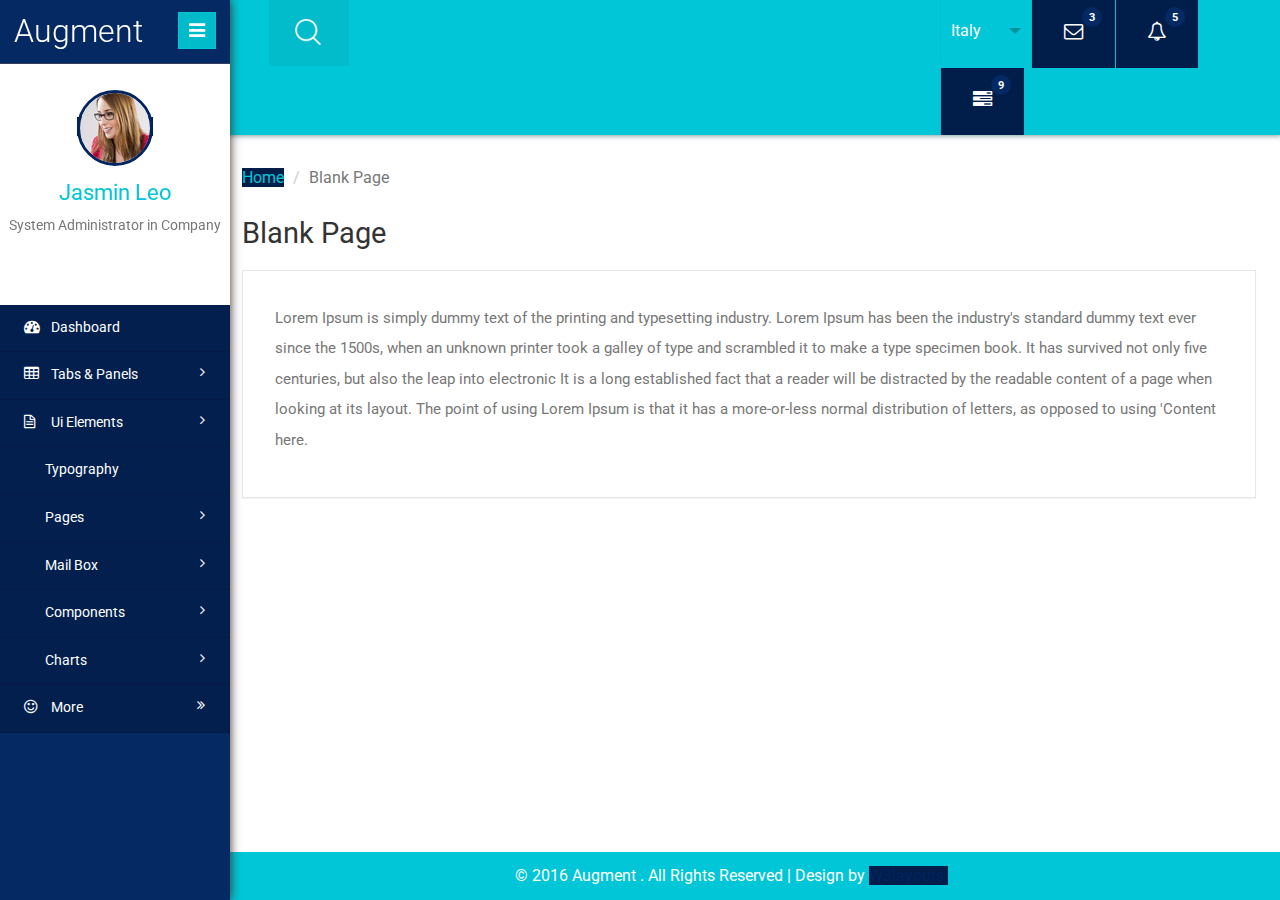
<file: firebase/public/blank.html>
<!--
Author: W3layouts
Author URL: http://w3layouts.com
License: Creative Commons Attribution 3.0 Unported
License URL: http://creativecommons.org/licenses/by/3.0/
-->
<!DOCTYPE HTML>
<html>
<head>
<title>Augment an Admin Panel Category Flat Bootstrap Responsive Web Template | Blank Page :: w3layouts</title>
<meta name="viewport" content="width=device-width, initial-scale=1">
<meta http-equiv="Content-Type" content="text/html; charset=utf-8" />
<meta name="keywords" content="Augment Responsive web template, Bootstrap Web Templates, Flat Web Templates, Android Compatible web template, 
Smartphone Compatible web template, free webdesigns for Nokia, Samsung, LG, SonyEricsson, Motorola web design" />
<script type="application/x-javascript"> addEventListener("load", function() { setTimeout(hideURLbar, 0); }, false); function hideURLbar(){ window.scrollTo(0,1); } </script>
 <!-- Bootstrap Core CSS -->
<link href="css/bootstrap.min.css" rel='stylesheet' type='text/css' />
	<!-- Custom CSS -->
<link href="css/style.css" rel='stylesheet' type='text/css' />
	<!-- Graph CSS -->
<link href="css/font-awesome.css" rel="stylesheet"> 
	<!-- jQuery -->
<link href='//fonts.googleapis.com/css?family=Roboto:700,500,300,100italic,100,400' rel='stylesheet' type='text/css'>
	<!-- lined-icons -->
<link rel="stylesheet" href="css/icon-font.min.css" type='text/css' />
	<!-- /js -->
<script src="js/jquery-1.10.2.min.js"></script>
<!-- //js-->
</head> 
<body>
   <div class="page-container">
   <!--/content-inner-->
	<div class="left-content">
	   <div class="inner-content">
		<!-- header-starts -->
			<div class="header-section">
						<!--menu-right-->
						<div class="top_menu">
						        <div class="main-search">
											<form action="search.html">
											   <input type="text" value="Search" onFocus="this.value = '';" onBlur="if (this.value == '') {this.value = 'Search';}" class="text"/>
												<input type="submit" value=""/>
											</form>
									<div class="close"><img src="images/cross.png" /></div>
								</div>
									<div class="srch"><button></button></div>
									<script type="text/javascript">
										 $('.main-search').hide();
										$('button').click(function (){
											$('.main-search').show();
											$('.main-search text').focus();
										}
										);
										$('.close').click(function(){
											$('.main-search').hide();
										});
									</script>
							<!--/profile_details-->
								<div class="profile_details_left">
									<ul class="nofitications-dropdown">
											<li class="dropdown note dra-down">
											  <div id="dd" class="wrapper-dropdown-3" tabindex="1">
																			<span>Italy</span>
																			<ul class="dropdown">
																				<li><a class="deutsch">France</a></li>
																				<li><a class="english"> Italy</a></li>
																				<li><a class="espana">Brazil</a></li>
																				<li><a class="russian">Usa</a></li>

																			</ul>
																		</div>
																		<script type="text/javascript">
			
																	function DropDown(el) {
																		this.dd = el;
																		this.placeholder = this.dd.children('span');
																		this.opts = this.dd.find('ul.dropdown > li');
																		this.val = '';
																		this.index = -1;
																		this.initEvents();
																	}
																	DropDown.prototype = {
																		initEvents : function() {
																			var obj = this;

																			obj.dd.on('click', function(event){
																				$(this).toggleClass('active');
																				return false;
																			});

																			obj.opts.on('click',function(){
																				var opt = $(this);
																				obj.val = opt.text();
																				obj.index = opt.index();
																				obj.placeholder.text(obj.val);
																			});
																		},
																		getValue : function() {
																			return this.val;
																		},
																		getIndex : function() {
																			return this.index;
																		}
																	}

																	$(function() {

																		var dd = new DropDown( $('#dd') );

																		$(document).click(function() {
																			// all dropdowns
																			$('.wrapper-dropdown-3').removeClass('active');
																		});

																	});

																</script>
										
										</li>
									
										<li class="dropdown note">
											<a href="#" class="dropdown-toggle" data-toggle="dropdown" aria-expanded="false"><i class="fa fa-envelope-o"></i> <span class="badge">3</span></a>

												
													<ul class="dropdown-menu two first">
														<li>
															<div class="notification_header">
																<h3>You have 3 new messages  </h3> 
															</div>
														</li>
														<li><a href="#">
														   <div class="user_img"><img src="images/1.jpg" alt=""></div>
														   <div class="notification_desc">
															<p>Lorem ipsum dolor sit amet</p>
															<p><span>1 hour ago</span></p>
															</div>
														   <div class="clearfix"></div>	
														 </a></li>
														 <li class="odd"><a href="#">
															<div class="user_img"><img src="images/in.jpg" alt=""></div>
														   <div class="notification_desc">
															<p>Lorem ipsum dolor sit amet </p>
															<p><span>1 hour ago</span></p>
															</div>
														  <div class="clearfix"></div>	
														 </a></li>
														<li><a href="#">
														   <div class="user_img"><img src="images/in1.jpg" alt=""></div>
														   <div class="notification_desc">
															<p>Lorem ipsum dolor sit amet </p>
															<p><span>1 hour ago</span></p>
															</div>
														   <div class="clearfix"></div>	
														</a></li>
														<li>
															<div class="notification_bottom">
																<a href="#">See all messages</a>
															</div> 
														</li>
													</ul>
										</li>
										
							<li class="dropdown note">
								<a href="#" class="dropdown-toggle" data-toggle="dropdown" aria-expanded="false"><i class="fa fa-bell-o"></i> <span class="badge">5</span></a>

									<ul class="dropdown-menu two">
										<li>
											<div class="notification_header">
												<h3>You have 5 new notification</h3>
											</div>
										</li>
										<li><a href="#">
											<div class="user_img"><img src="images/in.jpg" alt=""></div>
										   <div class="notification_desc">
											<p>Lorem ipsum dolor sit amet</p>
											<p><span>1 hour ago</span></p>
											</div>
										  <div class="clearfix"></div>	
										 </a></li>
										 <li class="odd"><a href="#">
											<div class="user_img"><img src="images/in5.jpg" alt=""></div>
										   <div class="notification_desc">
											<p>Lorem ipsum dolor sit amet </p>
											<p><span>1 hour ago</span></p>
											</div>
										   <div class="clearfix"></div>	
										 </a></li>
										 <li><a href="#">
											<div class="user_img"><img src="images/in8.jpg" alt=""></div>
										   <div class="notification_desc">
											<p>Lorem ipsum dolor sit amet </p>
											<p><span>1 hour ago</span></p>
											</div>
										   <div class="clearfix"></div>	
										 </a></li>
										 <li>
											<div class="notification_bottom">
												<a href="#">See all notification</a>
											</div> 
										</li>
									</ul>
							</li>	
						<li class="dropdown note">
								<a href="#" class="dropdown-toggle" data-toggle="dropdown" aria-expanded="false"><i class="fa fa-tasks"></i> <span class="badge blue1">9</span></a>
										<ul class="dropdown-menu two">
										<li>
											<div class="notification_header">
												<h3>You have 9 pending task</h3>
											</div>
										</li>
										<li><a href="#">
												<div class="task-info">
												<span class="task-desc">Database update</span><span class="percentage">40%</span>
												<div class="clearfix"></div>	
											   </div>
												<div class="progress progress-striped active">
												 <div class="bar yellow" style="width:40%;"></div>
											</div>
										</a></li>
										<li><a href="#">
											<div class="task-info">
												<span class="task-desc">Dashboard done</span><span class="percentage">90%</span>
											   <div class="clearfix"></div>	
											</div>
										   
											<div class="progress progress-striped active">
												 <div class="bar green" style="width:90%;"></div>
											</div>
										</a></li>
										<li><a href="#">
											<div class="task-info">
												<span class="task-desc">Mobile App</span><span class="percentage">33%</span>
												<div class="clearfix"></div>	
											</div>
										   <div class="progress progress-striped active">
												 <div class="bar red" style="width: 33%;"></div>
											</div>
										</a></li>
										<li><a href="#">
											<div class="task-info">
												<span class="task-desc">Issues fixed</span><span class="percentage">80%</span>
											   <div class="clearfix"></div>	
											</div>
											<div class="progress progress-striped active">
												 <div class="bar  blue" style="width: 80%;"></div>
											</div>
										</a></li>
										<li>
											<div class="notification_bottom">
												<a href="#">See all pending task</a>
											</div> 
										</li>
									</ul>
							</li>		   							   		
							<div class="clearfix"></div>	
								</ul>
							</div>
							<div class="clearfix"></div>	
							<!--//profile_details-->
						</div>
						<!--//menu-right-->
					<div class="clearfix"></div>
				</div>
					<!-- //header-ends -->
						<!--outter-wp-->
							<div class="outter-wp">
									<!--sub-heard-part-->
									  <div class="sub-heard-part">
									   <ol class="breadcrumb m-b-0">
											<li><a href="index.html">Home</a></li>
											<li class="active">Blank Page</li>
										</ol>
									   </div>
								  <!--//sub-heard-part-->
									<div class="graph-visual tables-main">
											<h2 class="inner-tittle">Blank Page</h2>
												<div class="graph">
														 <div class="block-page">
																	<p>Lorem Ipsum is simply dummy text of the printing and typesetting industry. Lorem Ipsum has been the industry's standard dummy text ever since the 1500s, when an unknown printer took a galley of type and scrambled it to make a type specimen book. It has survived not only five centuries, but also the leap into electronic 
																		It is a long established fact that a reader will be distracted by the readable content of a page when looking at its layout. The point of using Lorem Ipsum is that it has a more-or-less normal distribution of letters, as opposed to using 'Content here.
																	</p>
																</div>
												
										        </div>
											
										</div>
										<!--//graph-visual-->
									</div>
									<!--//outer-wp-->
									 <!--footer section start-->
										<footer>
										   <p>&copy 2016 Augment . All Rights Reserved | Design by <a href="https://w3layouts.com/" target="_blank">W3layouts.</a></p>
										</footer>
									<!--footer section end-->
								</div>
							</div>
				<!--//content-inner-->
			<!--/sidebar-menu-->
				<div class="sidebar-menu">
					<header class="logo">
					<a href="#" class="sidebar-icon"> <span class="fa fa-bars"></span> </a> <a href="index.html"> <span id="logo"> <h1>Augment</h1></span> 
					<!--<img id="logo" src="" alt="Logo"/>--> 
				  </a> 
				</header>
			<div style="border-top:1px solid rgba(69, 74, 84, 0.7)"></div>
			<!--/down-->
							<div class="down">	
									  <a href="index.html"><img src="images/admin.jpg"></a>
									  <a href="index.html"><span class=" name-caret">Jasmin Leo</span></a>
									 <p>System Administrator in Company</p>
									<ul>
									<li><a class="tooltips" href="index.html"><span>Profile</span><i class="lnr lnr-user"></i></a></li>
										<li><a class="tooltips" href="index.html"><span>Settings</span><i class="lnr lnr-cog"></i></a></li>
										<li><a class="tooltips" href="index.html"><span>Log out</span><i class="lnr lnr-power-switch"></i></a></li>
										</ul>
									</div>
							   <!--//down-->
								<div class="menu">
									<ul id="menu" >
										<li><a href="index.html"><i class="fa fa-tachometer"></i> <span>Dashboard</span></a></li>
										 <li id="menu-academico" ><a href="#"><i class="fa fa-table"></i> <span> Tabs &amp; Panels</span> <span class="fa fa-angle-right" style="float: right"></span></a>
										   <ul id="menu-academico-sub" >
											<li id="menu-academico-avaliacoes" ><a href="tabs.html"> Tabs &amp; Panels</a></li>
											<li id="menu-academico-boletim" ><a href="widget.html">Widgets</a></li>
											<li id="menu-academico-avaliacoes" ><a href="calender.html">Calender</a></li>
											
										  </ul>
										</li>
										 <li id="menu-academico" ><a href="#"><i class="fa fa-file-text-o"></i> <span>Ui Elements</span> <span class="fa fa-angle-right" style="float: right"></span></a>
											 <ul id="menu-academico-sub" >
												<li id="menu-academico-avaliacoes" ><a href="forms.html">Forms</a></li>
												<li id="menu-academico-boletim" ><a href="validation.html">Validation Forms</a></li>
												<li id="menu-academico-boletim" ><a href="table.html">Tables</a></li>
												<li id="menu-academico-boletim" ><a href="buttons.html">Buttons</a></li>
											  </ul>
										 </li>
									<li><a href="typography.html"><i class="lnr lnr-pencil"></i> <span>Typography</span></a></li>
									<li id="menu-academico" ><a href="#"><i class="lnr lnr-book"></i> <span>Pages</span> <span class="fa fa-angle-right" style="float: right"></span></a>
										  <ul id="menu-academico-sub" >
										    <li id="menu-academico-avaliacoes" ><a href="login.html">Login</a></li>
										    <li id="menu-academico-boletim" ><a href="register.html">Register</a></li>
											<li id="menu-academico-boletim" ><a href="404.html">404</a></li>
											<li id="menu-academico-boletim" ><a href="sign.html">Login2</a></li>
											<li id="menu-academico-boletim" ><a href="profile.html">Profile</a></li>
										  </ul>
									 </li>
									 <li><a href="#"><i class="lnr lnr-envelope"></i> <span>Mail Box</span><span class="fa fa-angle-right" style="float: right"></span></a>
									   <ul>
										<li><a href="inbox.html"><i class="fa fa-inbox"></i> Inbox</a></li>
										<li><a href="compose.html"><i class="fa fa-pencil-square-o"></i> Compose Mail</a></li>
											<li><a href="editor.html"><span class="lnr lnr-highlight"></span> Editors Page</a></li>
									
									  </ul>
									</li>
							        <li id="menu-academico" ><a href="#"><i class="lnr lnr-layers"></i> <span>Components</span> <span class="fa fa-angle-right" style="float: right"></span></a>
										 <ul id="menu-academico-sub" >
											<li id="menu-academico-avaliacoes" ><a href="grids.html">Grids</a></li>
											<li id="menu-academico-boletim" ><a href="media.html">Media Objects</a></li>

										  </ul>
									 </li>
									<li><a href="chart.html"><i class="lnr lnr-chart-bars"></i> <span>Charts</span> <span class="fa fa-angle-right" style="float: right"></span></a>
									  <ul>
										<li><a href="map.html"><i class="lnr lnr-map"></i> Maps</a></li>
										<li><a href="graph.html"><i class="lnr lnr-apartment"></i> Graph Visualization</a></li>
									</ul>
									</li>
									<li id="menu-comunicacao" ><a href="#"><i class="fa fa-smile-o"></i> <span>More</span><span class="fa fa-angle-double-right" style="float: right"></span></a>
									    <ul id="menu-comunicacao-sub" >
										<li id="menu-mensagens" style="width:120px" ><a href="project.html">Projects <i class="fa fa-angle-right" style="float: right; margin-right: -8px; margin-top: 2px;"></i></a>
										  <ul id="menu-mensagens-sub" >
											<li id="menu-mensagens-enviadas" style="width:130px" ><a href="ribbon.html">Ribbons</a></li>
											<li id="menu-mensagens-recebidas"  style="width:130px"><a href="blank.html">Blank</a></li>
										  </ul>
										</li>
										<li id="menu-arquivos" ><a href="500.html">500</a></li>
									  </ul>
									</li>
								  </ul>
								</div>
							  </div>
							  <div class="clearfix"></div>		
							</div>
							<script>
							var toggle = true;
										
							$(".sidebar-icon").click(function() {                
							  if (toggle)
							  {
								$(".page-container").addClass("sidebar-collapsed").removeClass("sidebar-collapsed-back");
								$("#menu span").css({"position":"absolute"});
							  }
							  else
							  {
								$(".page-container").removeClass("sidebar-collapsed").addClass("sidebar-collapsed-back");
								setTimeout(function() {
								  $("#menu span").css({"position":"relative"});
								}, 400);
							  }
											
											toggle = !toggle;
										});
							</script>
<!--js -->
	<script src="js/jquery.nicescroll.js"></script>
	<script src="js/scripts.js"></script>
<!-- Bootstrap Core JavaScript -->
   <script src="js/bootstrap.min.js"></script>
</body>
</html>
</file>
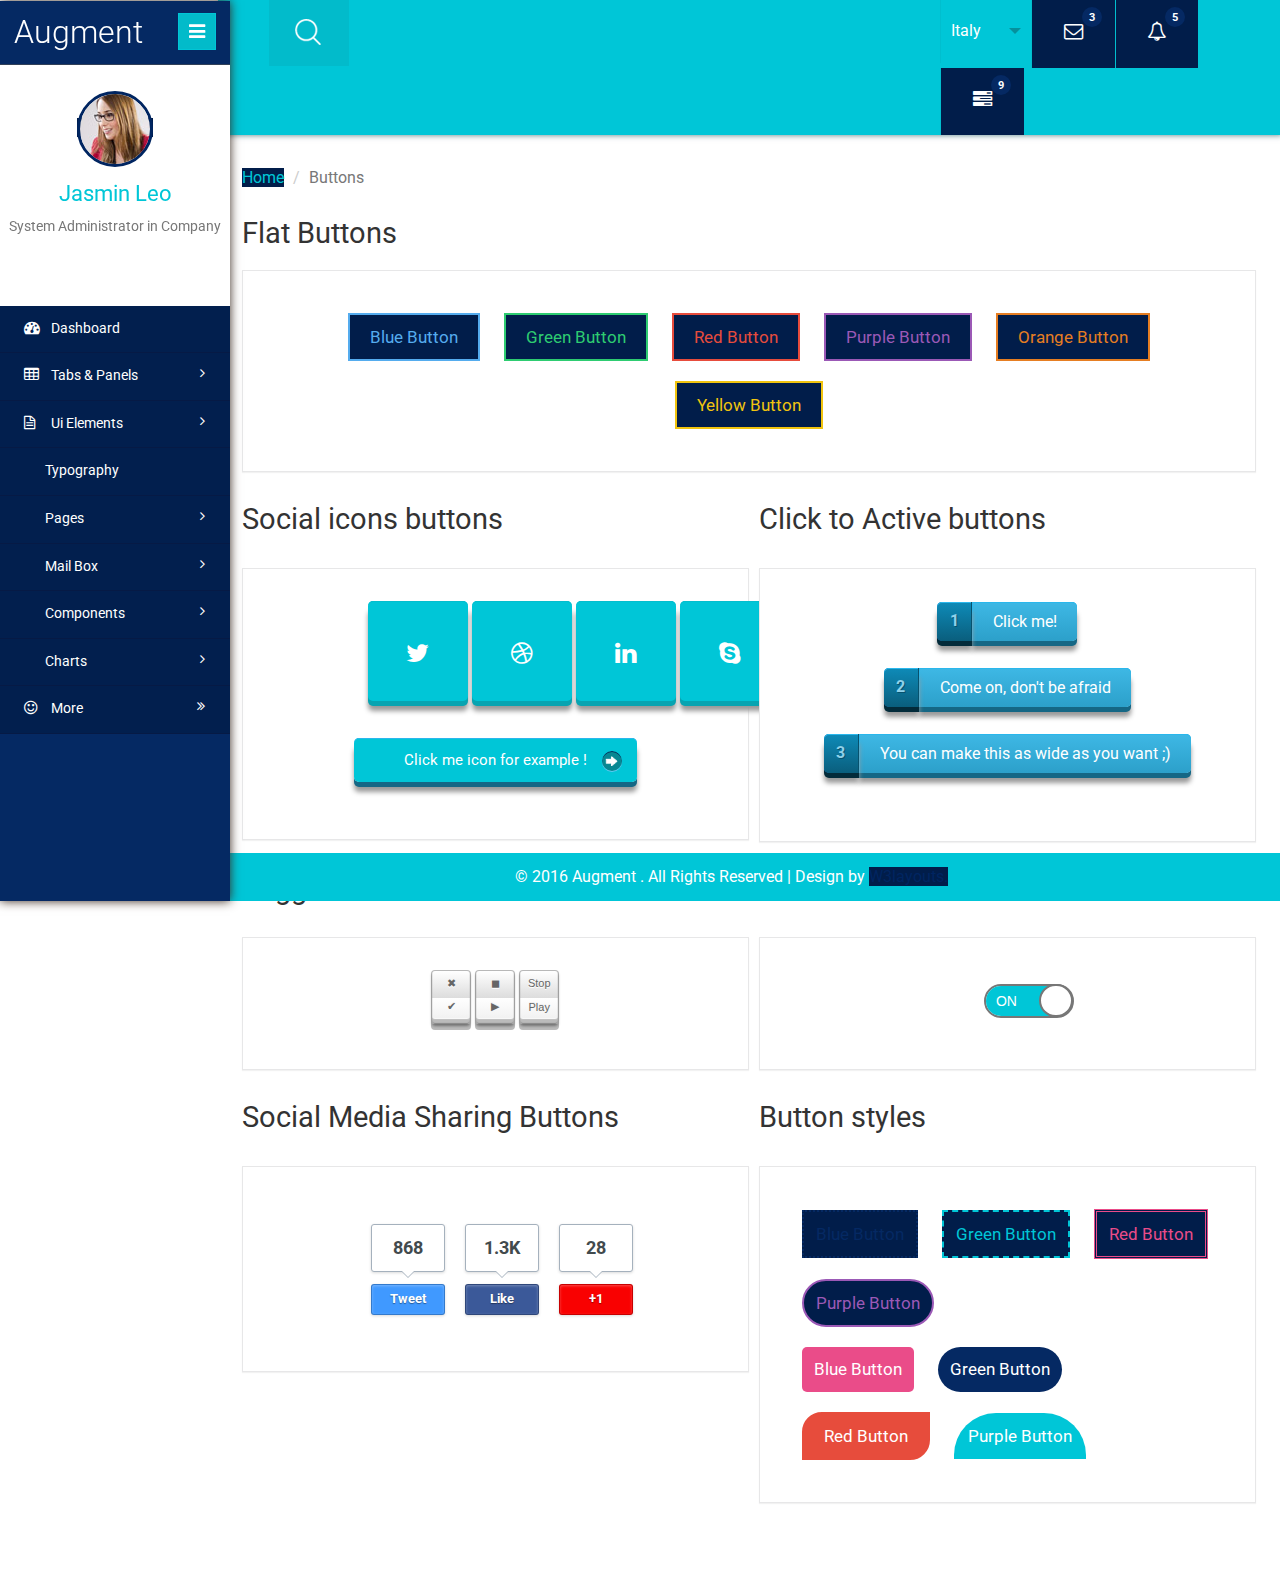
<file: firebase/public/buttons.html>
<!--
Author: W3layouts
Author URL: http://w3layouts.com
License: Creative Commons Attribution 3.0 Unported
License URL: http://creativecommons.org/licenses/by/3.0/
-->
<!DOCTYPE HTML>
<html>
<head>
<title>Augment an Admin Panel Category Flat Bootstrap Responsive Web Template | Buttons :: w3layouts</title>
<meta name="viewport" content="width=device-width, initial-scale=1">
<meta http-equiv="Content-Type" content="text/html; charset=utf-8" />
<meta name="keywords" content="Augment Responsive web template, Bootstrap Web Templates, Flat Web Templates, Android Compatible web template, 
Smartphone Compatible web template, free webdesigns for Nokia, Samsung, LG, SonyEricsson, Motorola web design" />
<script type="application/x-javascript"> addEventListener("load", function() { setTimeout(hideURLbar, 0); }, false); function hideURLbar(){ window.scrollTo(0,1); } </script>
 <!-- Bootstrap Core CSS -->
<link href="css/bootstrap.min.css" rel='stylesheet' type='text/css' />
	<!-- Custom CSS -->
<link href="css/style.css" rel='stylesheet' type='text/css' />
	<!-- Graph CSS -->
<link href="css/font-awesome.css" rel="stylesheet"> 
	<!-- jQuery -->
<link href='//fonts.googleapis.com/css?family=Roboto:700,500,300,100italic,100,400' rel='stylesheet' type='text/css'>
	<!-- lined-icons -->
<link rel="stylesheet" href="css/icon-font.min.css" type='text/css' />
	<!-- /js -->
<script src="js/jquery-1.10.2.min.js"></script>
<!-- //js-->
</head> 
<body>
   <div class="page-container">
   <!--/content-inner-->
	<div class="left-content">
	   <div class="inner-content">
		<!-- header-starts -->
			<div class="header-section">
						<!--menu-right-->
						<div class="top_menu">
						        <div class="main-search">
											<form>
											   <input type="text" value="Search" onFocus="this.value = '';" onBlur="if (this.value == '') {this.value = 'Search';}" class="text"/>
												<input type="submit" value=""/>
											</form>
									<div class="close"><img src="images/cross.png" /></div>
								</div>
									<div class="srch"><button></button></div>
									<script type="text/javascript">
										 $('.main-search').hide();
										$('button').click(function (){
											$('.main-search').show();
											$('.main-search text').focus();
										}
										);
										$('.close').click(function(){
											$('.main-search').hide();
										});
									</script>
							<!--/profile_details-->
								<div class="profile_details_left">
									<ul class="nofitications-dropdown">
											<li class="dropdown note dra-down">
											  <div id="dd" class="wrapper-dropdown-3" tabindex="1">
																			<span>Italy</span>
																			<ul class="dropdown">
																				<li><a class="deutsch">France</a></li>
																				<li><a class="english"> Italy</a></li>
																				<li><a class="espana">Brazil</a></li>
																				<li><a class="russian">Usa</a></li>

																			</ul>
																		</div>
																		<script type="text/javascript">
			
																	function DropDown(el) {
																		this.dd = el;
																		this.placeholder = this.dd.children('span');
																		this.opts = this.dd.find('ul.dropdown > li');
																		this.val = '';
																		this.index = -1;
																		this.initEvents();
																	}
																	DropDown.prototype = {
																		initEvents : function() {
																			var obj = this;

																			obj.dd.on('click', function(event){
																				$(this).toggleClass('active');
																				return false;
																			});

																			obj.opts.on('click',function(){
																				var opt = $(this);
																				obj.val = opt.text();
																				obj.index = opt.index();
																				obj.placeholder.text(obj.val);
																			});
																		},
																		getValue : function() {
																			return this.val;
																		},
																		getIndex : function() {
																			return this.index;
																		}
																	}

																	$(function() {

																		var dd = new DropDown( $('#dd') );

																		$(document).click(function() {
																			// all dropdowns
																			$('.wrapper-dropdown-3').removeClass('active');
																		});

																	});

																</script>
													
										
										</li>
									
										<li class="dropdown note">
											<a href="#" class="dropdown-toggle" data-toggle="dropdown" aria-expanded="false"><i class="fa fa-envelope-o"></i> <span class="badge">3</span></a>

												
													<ul class="dropdown-menu two first">
														<li>
															<div class="notification_header">
																<h3>You have 3 new messages  </h3> 
															</div>
														</li>
														<li><a href="#">
														   <div class="user_img"><img src="images/1.jpg" alt=""></div>
														   <div class="notification_desc">
															<p>Lorem ipsum dolor sit amet</p>
															<p><span>1 hour ago</span></p>
															</div>
														   <div class="clearfix"></div>	
														 </a></li>
														 <li class="odd"><a href="#">
															<div class="user_img"><img src="images/in1.jpg" alt=""></div>
														   <div class="notification_desc">
															<p>Lorem ipsum dolor sit amet </p>
															<p><span>1 hour ago</span></p>
															</div>
														  <div class="clearfix"></div>	
														 </a></li>
														<li><a href="#">
														   <div class="user_img"><img src="images/in.jpg" alt=""></div>
														   <div class="notification_desc">
															<p>Lorem ipsum dolor sit amet </p>
															<p><span>1 hour ago</span></p>
															</div>
														   <div class="clearfix"></div>	
														</a></li>
														<li>
															<div class="notification_bottom">
																<a href="#">See all messages</a>
															</div> 
														</li>
													</ul>
										</li>
										
							<li class="dropdown note">
								<a href="#" class="dropdown-toggle" data-toggle="dropdown" aria-expanded="false"><i class="fa fa-bell-o"></i> <span class="badge">5</span></a>

									<ul class="dropdown-menu two">
										<li>
											<div class="notification_header">
												<h3>You have 5 new notification</h3>
											</div>
										</li>
										<li><a href="#">
											<div class="user_img"><img src="images/in.jpg" alt=""></div>
										   <div class="notification_desc">
											<p>Lorem ipsum dolor sit amet</p>
											<p><span>1 hour ago</span></p>
											</div>
										  <div class="clearfix"></div>	
										 </a></li>
										 <li class="odd"><a href="#">
											<div class="user_img"><img src="images/in5.jpg" alt=""></div>
										   <div class="notification_desc">
											<p>Lorem ipsum dolor sit amet </p>
											<p><span>1 hour ago</span></p>
											</div>
										   <div class="clearfix"></div>	
										 </a></li>
										 <li><a href="#">
											<div class="user_img"><img src="images/in8.jpg" alt=""></div>
										   <div class="notification_desc">
											<p>Lorem ipsum dolor sit amet </p>
											<p><span>1 hour ago</span></p>
											</div>
										   <div class="clearfix"></div>	
										 </a></li>
										 <li>
											<div class="notification_bottom">
												<a href="#">See all notification</a>
											</div> 
										</li>
									</ul>
							</li>	
						<li class="dropdown note">
								<a href="#" class="dropdown-toggle" data-toggle="dropdown" aria-expanded="false"><i class="fa fa-tasks"></i> <span class="badge blue1">9</span></a>
										<ul class="dropdown-menu two">
										<li>
											<div class="notification_header">
												<h3>You have 9 pending task</h3>
											</div>
										</li>
										<li><a href="#">
												<div class="task-info">
												<span class="task-desc">Database update</span><span class="percentage">40%</span>
												<div class="clearfix"></div>	
											   </div>
												<div class="progress progress-striped active">
												 <div class="bar yellow" style="width:40%;"></div>
											</div>
										</a></li>
										<li><a href="#">
											<div class="task-info">
												<span class="task-desc">Dashboard done</span><span class="percentage">90%</span>
											   <div class="clearfix"></div>	
											</div>
										   
											<div class="progress progress-striped active">
												 <div class="bar green" style="width:90%;"></div>
											</div>
										</a></li>
										<li><a href="#">
											<div class="task-info">
												<span class="task-desc">Mobile App</span><span class="percentage">33%</span>
												<div class="clearfix"></div>	
											</div>
										   <div class="progress progress-striped active">
												 <div class="bar red" style="width: 33%;"></div>
											</div>
										</a></li>
										<li><a href="#">
											<div class="task-info">
												<span class="task-desc">Issues fixed</span><span class="percentage">80%</span>
											   <div class="clearfix"></div>	
											</div>
											<div class="progress progress-striped active">
												 <div class="bar  blue" style="width: 80%;"></div>
											</div>
										</a></li>
										<li>
											<div class="notification_bottom">
												<a href="#">See all pending task</a>
											</div> 
										</li>
									</ul>
							</li>		   							   		
							<div class="clearfix"></div>	
								</ul>
							</div>
							<div class="clearfix"></div>	
							<!--//profile_details-->
						</div>
						<!--//menu-right-->
					<div class="clearfix"></div>
				</div>
					<!-- //header-ends -->
						<!--outter-wp-->
							<div class="outter-wp">
									<!--sub-heard-part-->
									  <div class="sub-heard-part">
									   <ol class="breadcrumb m-b-0">
											<li><a href="index.html">Home</a></li>
											<li class="active">Buttons</li>
										</ol>
									   </div>
								  <!--//sub-heard-part-->
									<div class="graph-visual">
												<h2 class="inner-tittle">Flat Buttons</h2>
												<div class="graph">
												        <div class="buttons-ui">
																<a class="btn blue">Blue Button</a>
																<a class="btn green">Green Button</a>
																<a class="btn red">Red Button</a>
																<a class="btn purple">Purple Button</a>
																<a class="btn orange">Orange Button</a>
																<a class="btn yellow">Yellow Button</a>
													  </div>
														 
										        </div>
												<!--/buttons-inner-->
													<div class="button-inner-grids">
														<div class="col-md-6 inner-grid-button">
															<h3 class="inner-tittle two"> Social icons buttons </h3>
														     <div class="grid-1">
																		<button class="facebook"> <i class="fa fa-twitter"></i> </button>
																		<button class="twitter"><i class="fa fa-dribbble"></i></button>
																		<button class="in"><i class="fa fa-linkedin"></i></button>
																		<button class="vimeo"><i class="fa fa-skype"></i></button>	
																		  <p class="four">
																			<a class="a_demo_four" href="#">
																				Click me icon for example !
																			</a>
																		 </p>
															 </div>
														</div>
														<div class="col-md-6 graph-2 second">
															<h3 class="inner-tittle two">Click to Active buttons </h3>
															<div class="grid-1">
															
															  <section>
																	<div id="buttons">
																		<p>
																			<a class="a_demo_three" href="#">
																				Click me!
																			</a>
																		</p>
																		<p>
																			<a href="#" class="a_demo_three second_button">
																				Come on, don't be afraid
																			</a>
																		</p>
																		<p>
																			<a href="#" class="a_demo_three third_button">
																				You can make this as wide as you want ;)
																			</a>
																		</p>
																	</div>
																</section>
															
															</div>
														</div>
														<div class="clearfix"></div>	
													</div>
													<div class="button-inner-grids">
														<div class="col-md-6 inner-grid-button">
															<h3 class="inner-tittle two">Toggle Buttons </h3>
														     <div class="grid-1">
																	<div class="inner-toggle">
																		<span class="toggle">
																					<input type="checkbox">
																					<label data-off="&#10006;" data-on="&#10004;"></label>
																				</span>

																				<span class="toggle">
																					<input type="checkbox">
																					<label data-off="&#9724;" data-on="&#9654;"></label>
																				</span>
																				<span class="toggle">
																					<input type="checkbox">
																					<label data-off="Stop" data-on="Play"></label>
																				</span>
																		 </div>
															 </div>
														</div>
														<div class="col-md-6 graph-2 second">
															<h3 class="inner-tittle two">Button Switch </h3>
															<div class="grid-1">
															 <div class="switch-main">
															    <div class="onoffswitch">
																	<input type="checkbox" name="onoffswitch" class="onoffswitch-checkbox" id="myonoffswitch" checked>
																	<label class="onoffswitch-label" for="myonoffswitch">
																		<span class="onoffswitch-inner"></span>
																		<span class="onoffswitch-switch"></span>
																	</label>
																</div>
																</div>
															</div>
														</div>
														<div class="clearfix"></div>	
													</div>
														<div class="button-inner-grids">
														<div class="col-md-6 inner-grid-button">
															<h3 class="inner-tittle two">Social Media Sharing Buttons</h3>
														     <div class="grid-1">
																	<div class="inner-share">
																		<div class="share share_size_large share_type_twitter">
																					<span class="share__count">868</span>
																					<a class="share__btn" href="#">Tweet</a>
																				</div>
																				<div class="share share_size_large share_type_facebook">
																					<span class="share__count">1.3K</span>
																					<a class="share__btn" href="#">Like</a>
																				</div>
																				<div class="share share_size_large share_type_gplus">
																					<span class="share__count">28</span>
																					<a class="share__btn" href="#">+1</a>
																				</div>
																	</div>
															 </div>
														</div>
														<div class="col-md-6 graph-2 second">
															<h3 class="inner-tittle two">Button styles </h3>
															<div class="grid-1">
															  <div class="cont-btn">
																	<a class="btn blue one">Blue Button</a>
																		<a class="btn green two">Green Button</a>
																		<a class="btn red three">Red Button</a>
																		<a class="btn purple purp">Purple Button</a>
															  </div>
															  <div class="cont-btn">
																	<a class="btn blue four">Blue Button</a>
																		<a class="btn green fifth">Green Button</a>
																		<a class="btn red six">Red Button</a>
																		<a class="btn green two2">Purple Button</a>
															  </div>
															</div>
														</div>
														<div class="clearfix"></div>	
													</div>
												<!--//buttons-inner-->
											
										</div>
										<!--//graph-visual-->
									</div>
									<!--//outer-wp-->
									 <!--footer section start-->
										<footer>
										   <p>&copy 2016 Augment . All Rights Reserved | Design by <a href="https://w3layouts.com/" target="_blank">W3layouts.</a></p>
										</footer>
									<!--footer section end-->
								</div>
							</div>
				<!--//content-inner-->
			<!--/sidebar-menu-->
				<div class="sidebar-menu">
					<header class="logo">
					<a href="#" class="sidebar-icon"> <span class="fa fa-bars"></span> </a> <a href="index.html"> <span id="logo"> <h1>Augment</h1></span> 
					<!--<img id="logo" src="" alt="Logo"/>--> 
				  </a> 
				</header>
			<div style="border-top:1px solid rgba(69, 74, 84, 0.7)"></div>
			<!--/down-->
							<div class="down">	
									  <a href="index.html"><img src="images/admin.jpg"></a>
									  <a href="index.html"><span class=" name-caret">Jasmin Leo</span></a>
									 <p>System Administrator in Company</p>
									<ul>
									<li><a class="tooltips" href="index.html"><span>Profile</span><i class="lnr lnr-user"></i></a></li>
										<li><a class="tooltips" href="index.html"><span>Settings</span><i class="lnr lnr-cog"></i></a></li>
										<li><a class="tooltips" href="index.html"><span>Log out</span><i class="lnr lnr-power-switch"></i></a></li>
										</ul>
									</div>
							   <!--//down-->
								<div class="menu">
									<ul id="menu" >
										<li><a href="index.html"><i class="fa fa-tachometer"></i> <span>Dashboard</span></a></li>
										 <li id="menu-academico" ><a href="#"><i class="fa fa-table"></i> <span> Tabs &amp; Panels</span> <span class="fa fa-angle-right" style="float: right"></span></a>
										   <ul id="menu-academico-sub" >
											<li id="menu-academico-avaliacoes" ><a href="tabs.html"> Tabs &amp; Panels</a></li>
											<li id="menu-academico-boletim" ><a href="widget.html">Widgets</a></li>
											<li id="menu-academico-avaliacoes" ><a href="calender.html">Calendar</a></li>
											
										  </ul>
										</li>
										 <li id="menu-academico" ><a href="#"><i class="fa fa-file-text-o"></i> <span>Ui Elements</span> <span class="fa fa-angle-right" style="float: right"></span></a>
											 <ul id="menu-academico-sub" >
												<li id="menu-academico-avaliacoes" ><a href="forms.html">Forms</a></li>
												<li id="menu-academico-boletim" ><a href="validation.html">Validation Forms</a></li>
												<li id="menu-academico-boletim" ><a href="table.html">Tables</a></li>
												<li id="menu-academico-boletim" ><a href="buttons.html">Buttons</a></li>
											  </ul>
										 </li>
									<li><a href="typography.html"><i class="lnr lnr-pencil"></i> <span>Typography</span></a></li>
									<li id="menu-academico" ><a href="#"><i class="lnr lnr-book"></i> <span>Pages</span> <span class="fa fa-angle-right" style="float: right"></span></a>
										  <ul id="menu-academico-sub" >
										    <li id="menu-academico-avaliacoes" ><a href="Login.html">Login</a></li>
										    <li id="menu-academico-boletim" ><a href="register.html">Register</a></li>
											<li id="menu-academico-boletim" ><a href="404.html">404</a></li>
											<li id="menu-academico-boletim" ><a href="sign.html">Sign up</a></li>
											<li id="menu-academico-boletim" ><a href="profile.html">Profile</a></li>
										  </ul>
									 </li>
									 <li><a href="#"><i class="lnr lnr-envelope"></i> <span>Mail Box</span><span class="fa fa-angle-right" style="float: right"></span></a>
									   <ul>
										<li><a href="inbox.html"><i class="fa fa-inbox"></i> Inbox</a></li>
										<li><a href="compose.html"><i class="fa fa-pencil-square-o"></i> Compose Mail</a></li>
											<li><a href="editor.html"><span class="lnr lnr-highlight"></span> Editors Page</a></li>
									
									  </ul>
									</li>
							        <li id="menu-academico" ><a href="#"><i class="lnr lnr-layers"></i> <span>Components</span> <span class="fa fa-angle-right" style="float: right"></span></a>
										 <ul id="menu-academico-sub" >
											<li id="menu-academico-avaliacoes" ><a href="grids.html">Grids</a></li>
											<li id="menu-academico-boletim" ><a href="media.html">Media Objects</a></li>

										  </ul>
									 </li>
									<li><a href="chart.html"><i class="lnr lnr-chart-bars"></i> <span>Charts</span> <span class="fa fa-angle-right" style="float: right"></span></a>
									  <ul>
										<li><a href="map.html"><i class="lnr lnr-map"></i> Maps</a></li>
										<li><a href="graph.html"><i class="lnr lnr-apartment"></i> Graph Visualization</a></li>
									</ul>
									</li>
									<li id="menu-comunicacao" ><a href="#"><i class="fa fa-smile-o"></i> <span>More</span><span class="fa fa-angle-double-right" style="float: right"></span></a>
									    <ul id="menu-comunicacao-sub" >
										<li id="menu-mensagens" style="width:120px" ><a href="project.html">Projects <i class="fa fa-angle-right" style="float: right; margin-right: -8px; margin-top: 2px;"></i></a>
										  <ul id="menu-mensagens-sub" >
											<li id="menu-mensagens-enviadas" style="width:130px" ><a href="ribbon.html">Ribbons</a></li>
											<li id="menu-mensagens-recebidas"  style="width:130px"><a href="blank.html">Blank</a></li>
										  </ul>
										</li>
										<li id="menu-arquivos" ><a href="500.html">500</a></li>
									  </ul>
									</li>
								  </ul>
								</div>
							  </div>
							  <div class="clearfix"></div>		
							</div>
							<script>
							var toggle = true;
										
							$(".sidebar-icon").click(function() {                
							  if (toggle)
							  {
								$(".page-container").addClass("sidebar-collapsed").removeClass("sidebar-collapsed-back");
								$("#menu span").css({"position":"absolute"});
							  }
							  else
							  {
								$(".page-container").removeClass("sidebar-collapsed").addClass("sidebar-collapsed-back");
								setTimeout(function() {
								  $("#menu span").css({"position":"relative"});
								}, 400);
							  }
											
											toggle = !toggle;
										});
							</script>
<!--js -->
	<script src="js/jquery.nicescroll.js"></script>
	<script src="js/scripts.js"></script>
<!-- Bootstrap Core JavaScript -->
   <script src="js/bootstrap.min.js"></script>
</body>
</html>
</file>
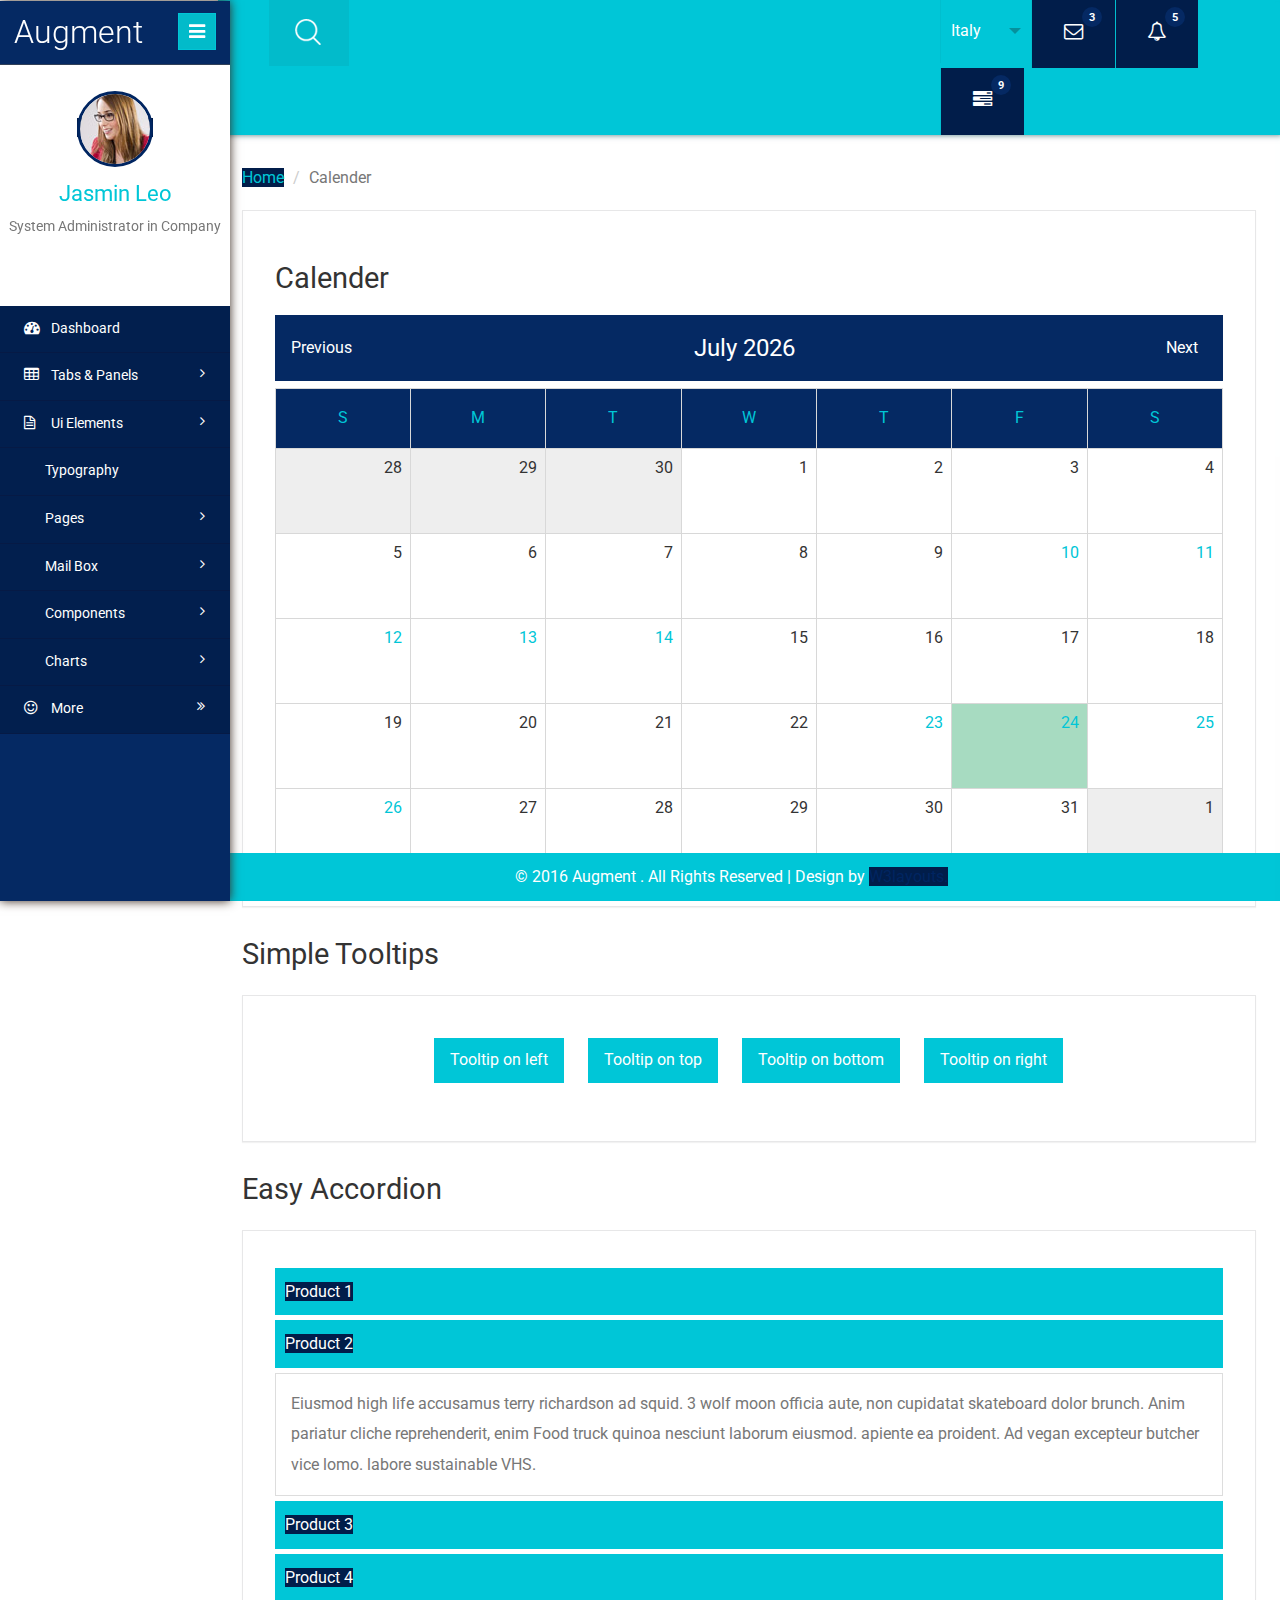
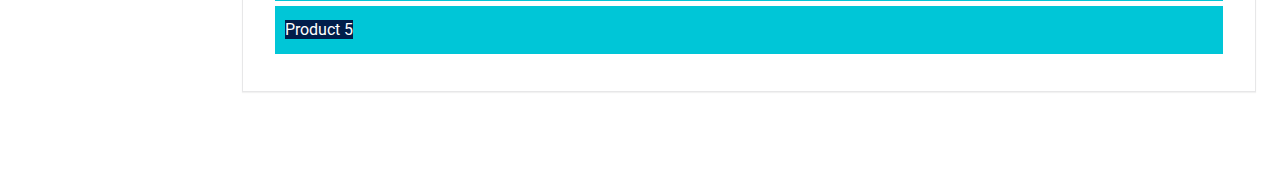
<file: firebase/public/calender.html>
<!--
Author: W3layouts
Author URL: http://w3layouts.com
License: Creative Commons Attribution 3.0 Unported
License URL: http://creativecommons.org/licenses/by/3.0/
-->
<!DOCTYPE HTML>
<html>
<head>
<title>Augment an Admin Panel Category Flat Bootstrap Responsive Web Template | Calender :: w3layouts</title>
<meta name="viewport" content="width=device-width, initial-scale=1">
<meta http-equiv="Content-Type" content="text/html; charset=utf-8" />
<meta name="keywords" content="Augment Responsive web template, Bootstrap Web Templates, Flat Web Templates, Android Compatible web template, 
Smartphone Compatible web template, free webdesigns for Nokia, Samsung, LG, SonyEricsson, Motorola web design" />
<script type="application/x-javascript"> addEventListener("load", function() { setTimeout(hideURLbar, 0); }, false); function hideURLbar(){ window.scrollTo(0,1); } </script>
 <!-- Bootstrap Core CSS -->
<link href="css/bootstrap.min.css" rel='stylesheet' type='text/css' />
<!-- Custom CSS -->
<link href="css/style.css" rel='stylesheet' type='text/css' />
<!-- Graph CSS -->
<link href="css/font-awesome.css" rel="stylesheet"> 
<!-- jQuery -->
<link href='//fonts.googleapis.com/css?family=Roboto:700,500,300,100italic,100,400' rel='stylesheet' type='text/css'>
<!-- lined-icons -->
<link rel="stylesheet" href="css/icon-font.min.css" type='text/css' />
<!-- //lined-icons -->
<script src="js/jquery-1.10.2.min.js"></script>
<!--Calender-->
<link rel="stylesheet" href="css/clndr.css" type="text/css" />
<script src="js/underscore-min.js" type="text/javascript"></script>
<script src= "js/moment-2.2.1.js" type="text/javascript"></script>
<script src="js/clndr.js" type="text/javascript"></script>
<script src="js/site.js" type="text/javascript"></script>
<!--End Calender-->
<!--clock init-->
</head> 
<body>
   <div class="page-container">
   <!--/content-inner-->
	<div class="left-content">
	   <div class="inner-content">
		<!-- header-starts -->
			<div class="header-section">
						<!--menu-right-->
						<div class="top_menu">
						        <div class="main-search">
											<form>
											   <input type="text" value="Search" onFocus="this.value = '';" onBlur="if (this.value == '') {this.value = 'Search';}" class="text"/>
												<input type="submit" value=""/>
											</form>
									<div class="close"><img src="images/cross.png" /></div>
								</div>
									<div class="srch"><button></button></div>
									<script type="text/javascript">
										 $('.main-search').hide();
										$('button').click(function (){
											$('.main-search').show();
											$('.main-search text').focus();
										}
										);
										$('.close').click(function(){
											$('.main-search').hide();
										});
									</script>
							<!--/profile_details-->
								<div class="profile_details_left">
									<ul class="nofitications-dropdown">
											<li class="dropdown note dra-down">
											  <div id="dd" class="wrapper-dropdown-3" tabindex="1">
																			<span>Italy</span>
																			<ul class="dropdown">
																				<li><a class="deutsch">France</a></li>
																				<li><a class="english"> Italy</a></li>
																				<li><a class="espana">Brazil</a></li>
																				<li><a class="russian">Usa</a></li>

																			</ul>
																		</div>
																		<script type="text/javascript">
			
																	function DropDown(el) {
																		this.dd = el;
																		this.placeholder = this.dd.children('span');
																		this.opts = this.dd.find('ul.dropdown > li');
																		this.val = '';
																		this.index = -1;
																		this.initEvents();
																	}
																	DropDown.prototype = {
																		initEvents : function() {
																			var obj = this;

																			obj.dd.on('click', function(event){
																				$(this).toggleClass('active');
																				return false;
																			});

																			obj.opts.on('click',function(){
																				var opt = $(this);
																				obj.val = opt.text();
																				obj.index = opt.index();
																				obj.placeholder.text(obj.val);
																			});
																		},
																		getValue : function() {
																			return this.val;
																		},
																		getIndex : function() {
																			return this.index;
																		}
																	}

																	$(function() {

																		var dd = new DropDown( $('#dd') );

																		$(document).click(function() {
																			// all dropdowns
																			$('.wrapper-dropdown-3').removeClass('active');
																		});

																	});

																</script>
										
										</li>
									
										<li class="dropdown note">
											<a href="#" class="dropdown-toggle" data-toggle="dropdown" aria-expanded="false"><i class="fa fa-envelope-o"></i> <span class="badge">3</span></a>

												
													<ul class="dropdown-menu two first">
														<li>
															<div class="notification_header">
																<h3>You have 3 new messages  </h3> 
															</div>
														</li>
														<li><a href="#">
														   <div class="user_img"><img src="images/1.jpg" alt=""></div>
														   <div class="notification_desc">
															<p>Lorem ipsum dolor sit amet</p>
															<p><span>1 hour ago</span></p>
															</div>
														   <div class="clearfix"></div>	
														 </a></li>
														 <li class="odd"><a href="#">
															<div class="user_img"><img src="images/in.jpg" alt=""></div>
														   <div class="notification_desc">
															<p>Lorem ipsum dolor sit amet </p>
															<p><span>1 hour ago</span></p>
															</div>
														  <div class="clearfix"></div>	
														 </a></li>
														<li><a href="#">
														   <div class="user_img"><img src="images/in1.jpg" alt=""></div>
														   <div class="notification_desc">
															<p>Lorem ipsum dolor sit amet </p>
															<p><span>1 hour ago</span></p>
															</div>
														   <div class="clearfix"></div>	
														</a></li>
														<li>
															<div class="notification_bottom">
																<a href="#">See all messages</a>
															</div> 
														</li>
													</ul>
										</li>
										
							<li class="dropdown note">
								<a href="#" class="dropdown-toggle" data-toggle="dropdown" aria-expanded="false"><i class="fa fa-bell-o"></i> <span class="badge">5</span></a>

									<ul class="dropdown-menu two">
										<li>
											<div class="notification_header">
												<h3>You have 5 new notification</h3>
											</div>
										</li>
										<li><a href="#">
											<div class="user_img"><img src="images/in.jpg" alt=""></div>
										   <div class="notification_desc">
											<p>Lorem ipsum dolor sit amet</p>
											<p><span>1 hour ago</span></p>
											</div>
										  <div class="clearfix"></div>	
										 </a></li>
										 <li class="odd"><a href="#">
											<div class="user_img"><img src="images/in5.jpg" alt=""></div>
										   <div class="notification_desc">
											<p>Lorem ipsum dolor sit amet </p>
											<p><span>1 hour ago</span></p>
											</div>
										   <div class="clearfix"></div>	
										 </a></li>
										 <li><a href="#">
											<div class="user_img"><img src="images/in8.jpg" alt=""></div>
										   <div class="notification_desc">
											<p>Lorem ipsum dolor sit amet </p>
											<p><span>1 hour ago</span></p>
											</div>
										   <div class="clearfix"></div>	
										 </a></li>
										 <li>
											<div class="notification_bottom">
												<a href="#">See all notification</a>
											</div> 
										</li>
									</ul>
							</li>	
						<li class="dropdown note">
								<a href="#" class="dropdown-toggle" data-toggle="dropdown" aria-expanded="false"><i class="fa fa-tasks"></i> <span class="badge blue1">9</span></a>
										<ul class="dropdown-menu two">
										<li>
											<div class="notification_header">
												<h3>You have 9 pending task</h3>
											</div>
										</li>
										<li><a href="#">
												<div class="task-info">
												<span class="task-desc">Database update</span><span class="percentage">40%</span>
												<div class="clearfix"></div>	
											   </div>
												<div class="progress progress-striped active">
												 <div class="bar yellow" style="width:40%;"></div>
											</div>
										</a></li>
										<li><a href="#">
											<div class="task-info">
												<span class="task-desc">Dashboard done</span><span class="percentage">90%</span>
											   <div class="clearfix"></div>	
											</div>
										   
											<div class="progress progress-striped active">
												 <div class="bar green" style="width:90%;"></div>
											</div>
										</a></li>
										<li><a href="#">
											<div class="task-info">
												<span class="task-desc">Mobile App</span><span class="percentage">33%</span>
												<div class="clearfix"></div>	
											</div>
										   <div class="progress progress-striped active">
												 <div class="bar red" style="width: 33%;"></div>
											</div>
										</a></li>
										<li><a href="#">
											<div class="task-info">
												<span class="task-desc">Issues fixed</span><span class="percentage">80%</span>
											   <div class="clearfix"></div>	
											</div>
											<div class="progress progress-striped active">
												 <div class="bar  blue" style="width: 80%;"></div>
											</div>
										</a></li>
										<li>
											<div class="notification_bottom">
												<a href="#">See all pending task</a>
											</div> 
										</li>
									</ul>
							</li>		   							   		
							<div class="clearfix"></div>	
								</ul>
							</div>
							<div class="clearfix"></div>	
							<!--//profile_details-->
						</div>
						<!--//menu-right-->
					<div class="clearfix"></div>
				</div>
					<!-- //header-ends -->
							<!--//outer-wp-->
									<div class="outter-wp">
									<!--/sub-heard-part-->
											 <div class="sub-heard-part">
													   <ol class="breadcrumb m-b-0">
															<li><a href="index.html">Home</a></li>
															<li class="active">Calender</li>
														</ol>
											</div>	
											<!--/sub-heard-part-->	
										<!--/calender-->
											<div class="cal-main">
													<div class="calender graph-form">
														<h2 class="inner-tittle">Calender</h2>
														<div class="cal1">
															
														</div>
													</div>
														<!--/Tooltips-->
														<div class="tool-tips">
												            <h3 class="inner-tittle two">Simple Tooltips</h3>
															<div class="tool-tips graph-form">
																<div class="bs-example-tooltips"> 
																	<button type="button" class="btn btn-default tip" data-toggle="tooltip" data-placement="left" title="" data-original-title="Tooltip on left">Tooltip on left</button> 
																	<button type="button" class="btn btn-default tip" data-toggle="tooltip" data-placement="top" title="" data-original-title="Tooltip on top">Tooltip on top</button> 
																	<button type="button" class="btn btn-default tip" data-toggle="tooltip" data-placement="bottom" title="" data-original-title="Tooltip on bottom">Tooltip on bottom</button>
																	<button type="button" class="btn btn-default tip" data-toggle="tooltip" data-placement="right" title="" data-original-title="Tooltip on right">Tooltip on right</button> 
																	<script>$(function () {
																	  $('[data-toggle="tooltip"]').tooltip()
																	})</script>
																</div>
															</div>
														</div>	
															<!--/Tooltips-->
															<!--/Accordion-->
														 <div class="accordion">
															<h3 class="inner-tittle two">Easy  Accordion</h3>
															<div class="panel-group tool-tips graph-form" id="accordion" role="tablist" aria-multiselectable="true">
																  <div class="panel-default">
																	<div class="panel-heading" role="tab" id="headingOne">
																	  <h4 class="panel-title">
																		<a role="button" data-toggle="collapse" data-parent="#accordion" href="#collapseOne" aria-expanded="false" aria-controls="collapseOne" class="collapsed">
																		  Product 1
																		</a>
																	  </h4>
																	</div>
																	<div id="collapseOne" class="panel-collapse collapse" role="tabpanel" aria-labelledby="headingOne" aria-expanded="false" style="height: 0px;">
																	  <div class="panel-body">
																		Anim pariatur cliche reprehenderit, enim eiusmod high life accusamus terry richardson ad squid. 3 wolf moon officia aute, non cupidatat skateboard dolor brunch. Food truck quinoa nesciunt laborum eiusmod. apiente ea proident. Ad vegan excepteur butcher vice lomo.  labore sustainable VHS.
																	  </div>
																	</div>
																  </div>
																  <div class="panel-default">
																	<div class="panel-heading" role="tab" id="headingTwo">
																	  <h4 class="panel-title">
																		<a class="" role="button" data-toggle="collapse" data-parent="#accordion" href="#collapseTwo" aria-expanded="true" aria-controls="collapseTwo">
																			Product 2
																		</a>
																	  </h4>
																	</div>
																	<div id="collapseTwo" class="panel-collapse collapse in" role="tabpanel" aria-labelledby="headingTwo" aria-expanded="true">
																	  <div class="panel-body">
																		Eiusmod high life accusamus terry richardson ad squid. 3 wolf moon officia aute, non cupidatat skateboard dolor brunch. Anim pariatur cliche reprehenderit, enim  Food truck quinoa nesciunt laborum eiusmod. apiente ea proident. Ad vegan excepteur butcher vice lomo.  labore sustainable VHS.
																	  </div>
																	</div>
																  </div>
																  <div class="panel-default">
																	<div class="panel-heading" role="tab" id="headingThree">
																	  <h4 class="panel-title">
																		<a class="collapsed" role="button" data-toggle="collapse" data-parent="#accordion" href="#collapseThree" aria-expanded="false" aria-controls="collapseThree">
																			Product 3
																		</a>
																	  </h4>
																	</div>
																	<div id="collapseThree" class="panel-collapse collapse" role="tabpanel" aria-labelledby="headingThree" aria-expanded="false" style="height: 0px;">
																	  <div class="panel-body">
																		3 wolf moon officia aute, non cupidatat skateboard dolor brunch. Food truck quinoa nesciunt laborum eiusmod. Anim pariatur cliche reprehenderit, enim eiusmod high life accusamus terry richardson ad squid.  apiente ea proident. Ad vegan excepteur butcher vice lomo.  labore sustainable VHS.
																	  </div>
																	</div>
																  </div>
															  <div class="panel-default">
																<div class="panel-heading" role="tab" id="headingFour">
																  <h4 class="panel-title">
																	<a class="collapsed" role="button" data-toggle="collapse" data-parent="#accordion" href="#collapseFour" aria-expanded="false" aria-controls="collapseFour">
																		Product 4
																	</a>
																  </h4>
																</div>
																<div id="collapseFour" class="panel-collapse collapse" role="tabpanel" aria-labelledby="headingFour" aria-expanded="false" style="height: 0px;">
																  <div class="panel-body">
																	Cliche reprehenderit, enim eiusmod high life accusamus terry richardson ad squid. 3 wolf moon officia aute, non cupidatat skateboard dolor brunch. Food truck quinoa nesciunt laborum eiusmod. apiente ea proident. Ad vegan excepteur butcher vice lomo.  labore sustainable VHS.
																  </div>
																</div>
															  </div>
															  <div class="panel-default">
																<div class="panel-heading" role="tab" id="headingFive">
																  <h4 class="panel-title">
																	<a class="collapsed" role="button" data-toggle="collapse" data-parent="#accordion" href="#collapseFive" aria-expanded="false" aria-controls="collapseFive">
																		Product 5
																	</a>
																  </h4>
																</div>
																<div id="collapseFive" class="panel-collapse collapse" role="tabpanel" aria-labelledby="headingFive" aria-expanded="false" style="height: 0px;">
																  <div class="panel-body">
																	Anim pariatur cliche reprehenderit, enim eiusmod high life accusamus terry richardson ad squid. 3 wolf moon officia aute, non cupidatat skateboard dolor brunch. Food truck quinoa nesciunt laborum eiusmod. apiente ea proident. Ad vegan excepteur butcher vice lomo.  labore sustainable VHS.
																  </div>
																</div>
														  </div>
														</div>
													</div>
														<!--//Accordion-->
											</div>	
										<!--//calender-->
									</div>
								<!--//outer-wp-->
									 <!--footer section start-->
										<footer>
										   <p>&copy 2016 Augment . All Rights Reserved | Design by <a href="https://w3layouts.com/" target="_blank">W3layouts.</a></p>
										</footer>
									<!--footer section end-->
								</div>
							</div>
				<!--//content-inner-->
			<!--/sidebar-menu-->
				<div class="sidebar-menu">
					<header class="logo">
					<a href="#" class="sidebar-icon"> <span class="fa fa-bars"></span> </a> <a href="index.html"> <span id="logo"> <h1>Augment</h1></span> 
					<!--<img id="logo" src="" alt="Logo"/>--> 
				  </a> 
				</header>
			<div style="border-top:1px solid rgba(69, 74, 84, 0.7)"></div>
			<!--/down-->
							<div class="down">	
									  <a href="index.html"><img src="images/admin.jpg"></a>
									  <a href="index.html"><span class=" name-caret">Jasmin Leo</span></a>
									 <p>System Administrator in Company</p>
									<ul>
									<li><a class="tooltips" href="index.html"><span>Profile</span><i class="lnr lnr-user"></i></a></li>
										<li><a class="tooltips" href="index.html"><span>Settings</span><i class="lnr lnr-cog"></i></a></li>
										<li><a class="tooltips" href="index.html"><span>Log out</span><i class="lnr lnr-power-switch"></i></a></li>
										</ul>
									</div>
							   <!--//down-->
							   <div class="menu">
									<ul id="menu" >
										<li><a href="index.html"><i class="fa fa-tachometer"></i> <span>Dashboard</span></a></li>
										 <li id="menu-academico" ><a href="#"><i class="fa fa-table"></i> <span> Tabs &amp; Panels</span> <span class="fa fa-angle-right" style="float: right"></span></a>
										   <ul id="menu-academico-sub" >
											<li id="menu-academico-avaliacoes" ><a href="tabs.html"> Tabs &amp; Panels</a></li>
											<li id="menu-academico-boletim" ><a href="widget.html">Widgets</a></li>
											<li id="menu-academico-avaliacoes" ><a href="calender.html">Calendar</a></li>
											
										  </ul>
										</li>
										 <li id="menu-academico" ><a href="#"><i class="fa fa-file-text-o"></i> <span>Ui Elements</span> <span class="fa fa-angle-right" style="float: right"></span></a>
											 <ul id="menu-academico-sub" >
												<li id="menu-academico-avaliacoes" ><a href="forms.html">Forms</a></li>
												<li id="menu-academico-boletim" ><a href="validation.html">Validation Forms</a></li>
												<li id="menu-academico-boletim" ><a href="table.html">Tables</a></li>
												<li id="menu-academico-boletim" ><a href="Buttons.html">Buttons</a></li>
											  </ul>
										 </li>
									<li><a href="typography.html"><i class="lnr lnr-pencil"></i> <span>Typography</span></a></li>
									<li id="menu-academico" ><a href="#"><i class="lnr lnr-book"></i> <span>Pages</span> <span class="fa fa-angle-right" style="float: right"></span></a>
										  <ul id="menu-academico-sub" >
										    <li id="menu-academico-avaliacoes" ><a href="login.html">Login</a></li>
										    <li id="menu-academico-boletim" ><a href="register.html">Register</a></li>
											<li id="menu-academico-boletim" ><a href="404.html">404</a></li>
											<li id="menu-academico-boletim" ><a href="sign.html">Sign up</a></li>
											<li id="menu-academico-boletim" ><a href="profile.html">Profile</a></li>
										  </ul>
									 </li>
									 <li><a href="#"><i class="lnr lnr-envelope"></i> <span>Mail Box</span><span class="fa fa-angle-right" style="float: right"></span></a>
									   <ul>
										<li><a href="inbox.html"><i class="fa fa-inbox"></i> Inbox</a></li>
										<li><a href="compose.html"><i class="fa fa-pencil-square-o"></i> Compose Mail</a></li>
											<li><a href="editor.html"><span class="lnr lnr-highlight"></span> Editors Page</a></li>
									
									  </ul>
									</li>
							        <li id="menu-academico" ><a href="#"><i class="lnr lnr-layers"></i> <span>Components</span> <span class="fa fa-angle-right" style="float: right"></span></a>
										 <ul id="menu-academico-sub" >
											<li id="menu-academico-avaliacoes" ><a href="grids.html">Grids</a></li>
											<li id="menu-academico-boletim" ><a href="media.html">Media Objects</a></li>

										  </ul>
									 </li>
									<li><a href="chart.html"><i class="lnr lnr-chart-bars"></i> <span>Charts</span> <span class="fa fa-angle-right" style="float: right"></span></a>
									  <ul>
										<li><a href="map.html"><i class="lnr lnr-map"></i> Maps</a></li>
										<li><a href="graph.html"><i class="lnr lnr-apartment"></i> Graph Visualization</a></li>
									</ul>
									</li>
									<li id="menu-comunicacao" ><a href="#"><i class="fa fa-smile-o"></i> <span>More</span><span class="fa fa-angle-double-right" style="float: right"></span></a>
									   <ul id="menu-comunicacao-sub" >
										<li id="menu-mensagens" style="width:120px" ><a href="project.html">Projects <i class="fa fa-angle-right" style="float: right; margin-right: -8px; margin-top: 2px;"></i></a>
										  <ul id="menu-mensagens-sub" >
											<li id="menu-mensagens-enviadas" style="width:130px" ><a href="ribbon.html">Ribbons</a></li>
											<li id="menu-mensagens-recebidas"  style="width:130px"><a href="blank.html">Blank</a></li>
										  </ul>
										</li>
										<li id="menu-arquivos" ><a href="500.html">500</a></li>
									  </ul>
									</li>
								  </ul>
								</div>
							  </div>
							  <div class="clearfix"></div>		
							</div>
							<script>
							var toggle = true;
										
							$(".sidebar-icon").click(function() {                
							  if (toggle)
							  {
								$(".page-container").addClass("sidebar-collapsed").removeClass("sidebar-collapsed-back");
								$("#menu span").css({"position":"absolute"});
							  }
							  else
							  {
								$(".page-container").removeClass("sidebar-collapsed").addClass("sidebar-collapsed-back");
								setTimeout(function() {
								  $("#menu span").css({"position":"relative"});
								}, 400);
							  }
											
											toggle = !toggle;
										});
							</script>
<!--js -->
<script src="js/jquery.nicescroll.js"></script>
<script src="js/scripts.js"></script>
<!-- Bootstrap Core JavaScript -->
   <script src="js/bootstrap.min.js"></script>
</body>
</html>
</file>
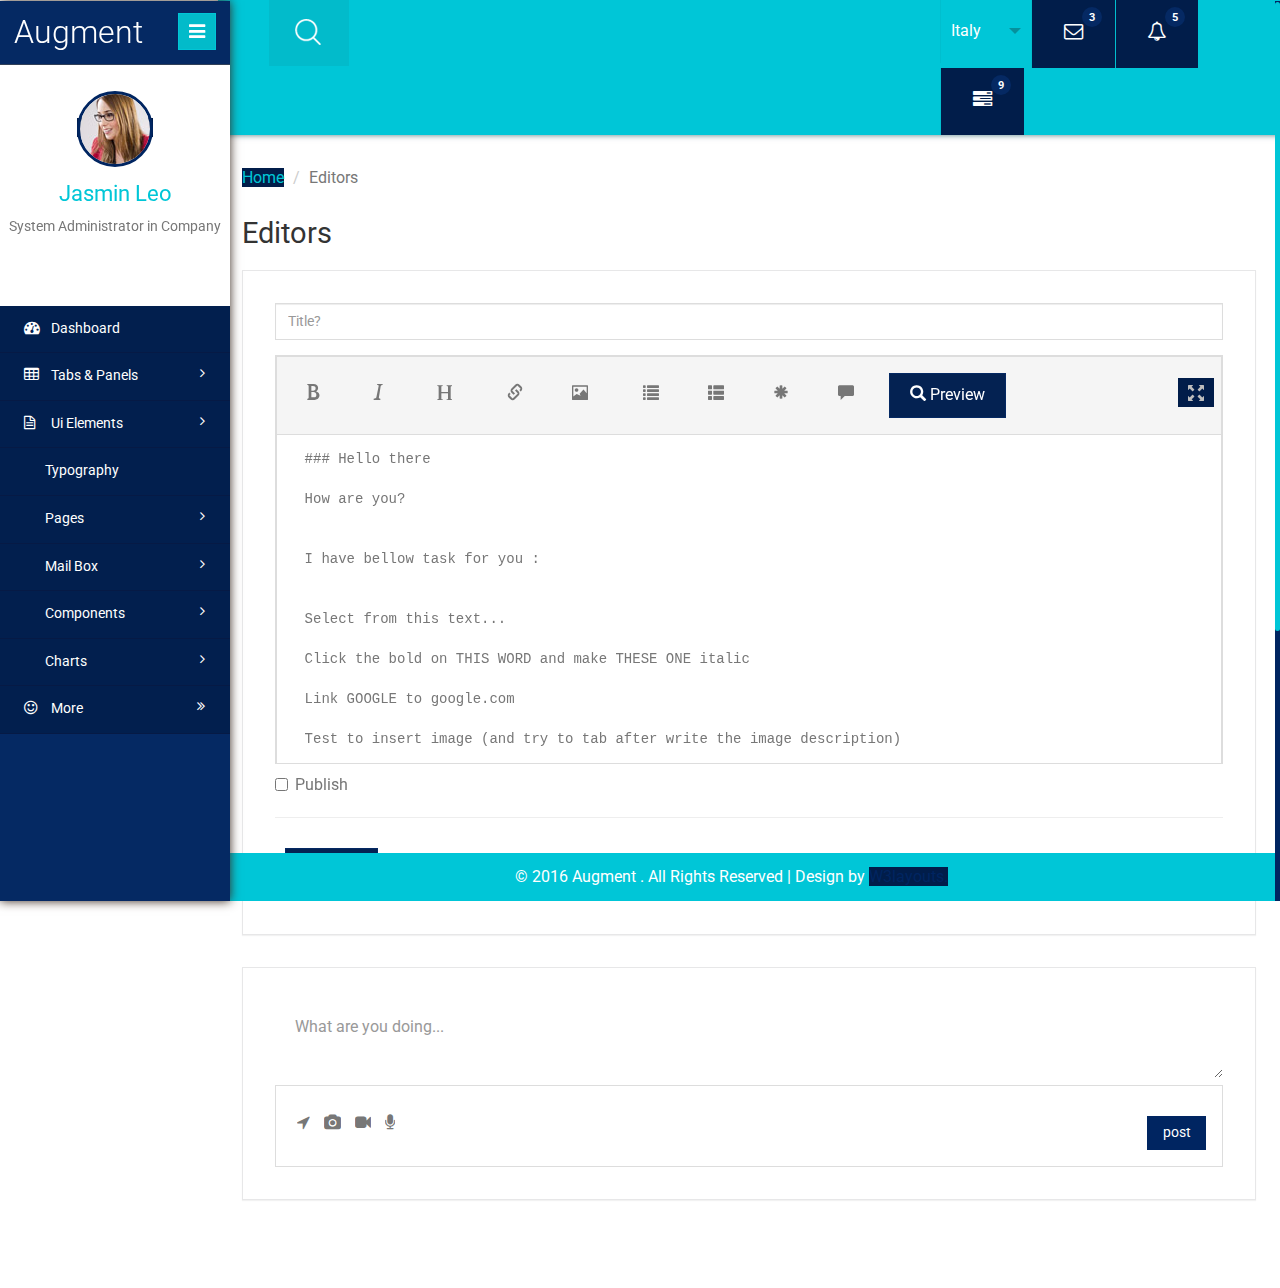
<file: firebase/public/editor.html>
<!--
Author: W3layouts
Author URL: http://w3layouts.com
License: Creative Commons Attribution 3.0 Unported
License URL: http://creativecommons.org/licenses/by/3.0/
-->
<!DOCTYPE HTML>
<html>
<head>
<title>Augment an Admin Panel Category Flat Bootstrap Responsive Web Template | Editors :: w3layouts</title>
<meta name="viewport" content="width=device-width, initial-scale=1">
<meta http-equiv="Content-Type" content="text/html; charset=utf-8" />
<meta name="keywords" content="Augment Responsive web template, Bootstrap Web Templates, Flat Web Templates, Android Compatible web template, 
Smartphone Compatible web template, free webdesigns for Nokia, Samsung, LG, SonyEricsson, Motorola web design" />
<script type="application/x-javascript"> addEventListener("load", function() { setTimeout(hideURLbar, 0); }, false); function hideURLbar(){ window.scrollTo(0,1); } </script>
 <!-- Bootstrap Core CSS -->
<link href="css/bootstrap.min.css" rel='stylesheet' type='text/css' />
<!-- Custom CSS -->
<link href="css/style.css" rel='stylesheet' type='text/css' />
<link href="css/bootstrap-markdown.min.css" rel='stylesheet' type='text/css' />
<!-- Graph CSS -->
<link href="css/font-awesome.css" rel="stylesheet"> 
<!-- jQuery -->
<link href='//fonts.googleapis.com/css?family=Roboto:700,500,300,100italic,100,400' rel='stylesheet' type='text/css'>
<!-- lined-icons -->
<link rel="stylesheet" href="css/icon-font.min.css" type='text/css' />
<!-- //lined-icons -->
<script src="js/jquery-1.10.2.min.js"></script>
<script src="js/bootstrap-markdown.js"></script>

<!----->

<!--clock init-->
</head> 
<body>
   <div class="page-container">
   <!--/content-inner-->
	<div class="left-content">
	   <div class="inner-content">
		<!-- header-starts -->
			<div class="header-section">
						<!--menu-right-->
						<div class="top_menu">
						        <div class="main-search">
											<form>
											   <input type="text" value="Search" onFocus="this.value = '';" onBlur="if (this.value == '') {this.value = 'Search';}" class="text"/>
												<input type="submit" value=""/>
											</form>
									<div class="close"><img src="images/cross.png" /></div>
								</div>
									<div class="srch"><button></button></div>
									<script type="text/javascript">
										 $('.main-search').hide();
										$('button').click(function (){
											$('.main-search').show();
											$('.main-search text').focus();
										}
										);
										$('.close').click(function(){
											$('.main-search').hide();
										});
									</script>
							<!--/profile_details-->
								<div class="profile_details_left">
									<ul class="nofitications-dropdown">
											<li class="dropdown note dra-down">
											  <div id="dd" class="wrapper-dropdown-3" tabindex="1">
																			<span>Italy</span>
																			<ul class="dropdown">
																				<li><a class="deutsch">France</a></li>
																				<li><a class="english"> Italy</a></li>
																				<li><a class="espana">Brazil</a></li>
																				<li><a class="russian">Usa</a></li>

																			</ul>
																		</div>
																		<script type="text/javascript">
			
																	function DropDown(el) {
																		this.dd = el;
																		this.placeholder = this.dd.children('span');
																		this.opts = this.dd.find('ul.dropdown > li');
																		this.val = '';
																		this.index = -1;
																		this.initEvents();
																	}
																	DropDown.prototype = {
																		initEvents : function() {
																			var obj = this;

																			obj.dd.on('click', function(event){
																				$(this).toggleClass('active');
																				return false;
																			});

																			obj.opts.on('click',function(){
																				var opt = $(this);
																				obj.val = opt.text();
																				obj.index = opt.index();
																				obj.placeholder.text(obj.val);
																			});
																		},
																		getValue : function() {
																			return this.val;
																		},
																		getIndex : function() {
																			return this.index;
																		}
																	}

																	$(function() {

																		var dd = new DropDown( $('#dd') );

																		$(document).click(function() {
																			// all dropdowns
																			$('.wrapper-dropdown-3').removeClass('active');
																		});

																	});

																</script>
													
										
										</li>
									
										<li class="dropdown note">
											<a href="#" class="dropdown-toggle" data-toggle="dropdown" aria-expanded="false"><i class="fa fa-envelope-o"></i> <span class="badge">3</span></a>

												
												<ul class="dropdown-menu two first">
														<li>
															<div class="notification_header">
																<h3>You have 3 new messages  </h3> 
															</div>
														</li>
														<li><a href="#">
														   <div class="user_img"><img src="images/1.jpg" alt=""></div>
														   <div class="notification_desc">
															<p>Lorem ipsum dolor sit amet</p>
															<p><span>1 hour ago</span></p>
															</div>
														   <div class="clearfix"></div>	
														 </a></li>
														 <li class="odd"><a href="#">
															<div class="user_img"><img src="images/in.jpg" alt=""></div>
														   <div class="notification_desc">
															<p>Lorem ipsum dolor sit amet </p>
															<p><span>1 hour ago</span></p>
															</div>
														  <div class="clearfix"></div>	
														 </a></li>
														<li><a href="#">
														   <div class="user_img"><img src="images/in1.jpg" alt=""></div>
														   <div class="notification_desc">
															<p>Lorem ipsum dolor sit amet </p>
															<p><span>1 hour ago</span></p>
															</div>
														   <div class="clearfix"></div>	
														</a></li>
														<li>
															<div class="notification_bottom">
																<a href="#">See all messages</a>
															</div> 
														</li>
													</ul>
										</li>
										
							<li class="dropdown note">
								<a href="#" class="dropdown-toggle" data-toggle="dropdown" aria-expanded="false"><i class="fa fa-bell-o"></i> <span class="badge">5</span></a>

									<ul class="dropdown-menu two">
										<li>
											<div class="notification_header">
												<h3>You have 5 new notification</h3>
											</div>
										</li>
										<li><a href="#">
											<div class="user_img"><img src="images/in.jpg" alt=""></div>
										   <div class="notification_desc">
											<p>Lorem ipsum dolor sit amet</p>
											<p><span>1 hour ago</span></p>
											</div>
										  <div class="clearfix"></div>	
										 </a></li>
										 <li class="odd"><a href="#">
											<div class="user_img"><img src="images/in5.jpg" alt=""></div>
										   <div class="notification_desc">
											<p>Lorem ipsum dolor sit amet </p>
											<p><span>1 hour ago</span></p>
											</div>
										   <div class="clearfix"></div>	
										 </a></li>
										 <li><a href="#">
											<div class="user_img"><img src="images/in8.jpg" alt=""></div>
										   <div class="notification_desc">
											<p>Lorem ipsum dolor sit amet </p>
											<p><span>1 hour ago</span></p>
											</div>
										   <div class="clearfix"></div>	
										 </a></li>
										 <li>
											<div class="notification_bottom">
												<a href="#">See all notification</a>
											</div> 
										</li>
									</ul>
							</li>	
						<li class="dropdown note">
								<a href="#" class="dropdown-toggle" data-toggle="dropdown" aria-expanded="false"><i class="fa fa-tasks"></i> <span class="badge blue1">9</span></a>
										<ul class="dropdown-menu two">
										<li>
											<div class="notification_header">
												<h3>You have 9 pending task</h3>
											</div>
										</li>
										<li><a href="#">
												<div class="task-info">
												<span class="task-desc">Database update</span><span class="percentage">40%</span>
												<div class="clearfix"></div>	
											   </div>
												<div class="progress progress-striped active">
												 <div class="bar yellow" style="width:40%;"></div>
											</div>
										</a></li>
										<li><a href="#">
											<div class="task-info">
												<span class="task-desc">Dashboard done</span><span class="percentage">90%</span>
											   <div class="clearfix"></div>	
											</div>
										   
											<div class="progress progress-striped active">
												 <div class="bar green" style="width:90%;"></div>
											</div>
										</a></li>
										<li><a href="#">
											<div class="task-info">
												<span class="task-desc">Mobile App</span><span class="percentage">33%</span>
												<div class="clearfix"></div>	
											</div>
										   <div class="progress progress-striped active">
												 <div class="bar red" style="width: 33%;"></div>
											</div>
										</a></li>
										<li><a href="#">
											<div class="task-info">
												<span class="task-desc">Issues fixed</span><span class="percentage">80%</span>
											   <div class="clearfix"></div>	
											</div>
											<div class="progress progress-striped active">
												 <div class="bar  blue" style="width: 80%;"></div>
											</div>
										</a></li>
										<li>
											<div class="notification_bottom">
												<a href="#">See all pending task</a>
											</div> 
										</li>
									</ul>
							</li>		   							   		
							<div class="clearfix"></div>	
								</ul>
							</div>
							<div class="clearfix"></div>	
							<!--//profile_details-->
						</div>
						<!--//menu-right-->
					<div class="clearfix"></div>
				</div>
					<!-- //header-ends -->
								<div class="outter-wp">
								<!--sub-heard-part-->
								   <div class="sub-heard-part">
								   <ol class="breadcrumb m-b-0">
										<li><a href="index.html">Home</a></li>
										<li class="active">Editors</li>
									</ol>
								   </div>
								  <!--//sub-heard-part-->
										<div class="graph-visual">
											<h2 class="inner-tittle">Editors </h2>
											           <div class="maark-edit graph">
													       						<form>
													  <div class="form-group">
														<input class="form-control" name="title" type="text" placeholder="Title?">
													  </div>
																	<div class="md-editor" id="1454925081632">
																	
																	<textarea name="content" data-provide="markdown" rows="15" class="md-input" style="resize: none;">### Hello there
																			How are you?

																			I have bellow task for you :

																			Select from this text...
																			Click the bold on THIS WORD and make THESE ONE italic
																			Link GOOGLE to google.com
																			Test to insert image (and try to tab after write the image description)
																			Test Preview
																			And ending here... Click "List"

																			Enjoy!</textarea>
																					<div class="md-fullscreen-controls">
																						<a href="#" class="exit-fullscreen" title="Exit fullscreen"><span class="glyphicon glyphicon-fullscreen"></span></a>
																					</div>
																				</div>
																				<div class="publish">
																						<label class="checkbox">
																							<input name="publish" type="checkbox"> Publish
																						  </label>
																				</div>
																						 
																						  <hr>
																						  <button type="submit" class="btn">Submit</button>
																</form>
														</div>
																  <script>  
																     $("#target-editor").markdown({
																			  savable:true,
																			  onShow: function(e){
																				alert("Showing "
																				  +e.$textarea.prop("tagName").toLowerCase()
																				  +"#"
																				  +e.$textarea.attr("id")
																				  +" as Markdown Editor...")
																			  },
																			  onPreview: function(e) {
																				var previewContent

																				if (e.isDirty()) {
																				  var originalContent = e.getContent()

																				  previewContent = "Prepended text here..."
																						 + "\n"
																						 + originalContent
																						 + "\n"
																						 +"Apended text here..."
																				} else {
																				  previewContent = "Default content"
																				}

																				return previewContent
																			  },
																			  onSave: function(e) {
																				alert("Saving '"+e.getContent()+"'...")
																			  },
																			  onChange: function(e){
																				console.log("Changed!")
																			  },
																			  onFocus: function(e) {
																				alert("Focus triggered!")
																			  },
																			  onBlur: function(e) {
																				alert("Blur triggered!")
																			  }
																			})
																  </script>
														<div class="post graph">
														
														<form class="text-area">
															<textarea required=""> What are you doing...</textarea>
														</form>
														<div class="post-at">
															<ul class="icon">
																
																
																<div class="post-file">
																<i class="fa fa-location-arrow"></i>
																<input id="input-1" name="input1[]" type="file" multiple="" class="">
																</div>
																<div class="post-file">
																<i class="fa fa-camera"></i>
																<input id="input-2" name="input2[]" type="file" multiple="" class="">
																</div>
																<div class="post-file">
																<i class="fa fa-video-camera"></i>
																<input id="input-3" name="input3[]" type="file" multiple="" class="">
																</div>
																<div class="post-file">
																<i class="fa fa-microphone"></i>
																<input id="input-4" name="input4[]" type="file" multiple="" class="">
																</div>
																
																<script>
																$(document).on('ready', function() {
																	$("#input-1").fileinput({showCaption: false});
																});
																</script>
																<script>
																$(document).on('ready', function() {
																	$("#input-2").fileinput({showCaption: false});
																});
																</script>
																<script>
																$(document).on('ready', function() {
																	$("#input-3").fileinput({showCaption: false});
																});
																</script>
																<script>
																$(document).on('ready', function() {
																	$("#input-4").fileinput({showCaption: false});
																});
																</script>
															</ul>
															<form class="text-sub">
																<input type="submit" value="post">
															</form>
															<div class="clearfix"> </div>
														</div>
													</div>
											</div>
										
									</div>
									<!--//outer-wp-->
								</div>
									 <!--footer section start-->
										<footer>
										   <p>&copy 2016 Augment . All Rights Reserved | Design by <a href="https://w3layouts.com/" target="_blank">W3layouts.</a></p>
										</footer>
									<!--footer section end-->
								</div>
				<!--//content-inner-->
		<!--/sidebar-menu-->
				<div class="sidebar-menu">
					<header class="logo">
					<a href="#" class="sidebar-icon"> <span class="fa fa-bars"></span> </a> <a href="index.html"> <span id="logo"> <h1>Augment</h1></span> 
					<!--<img id="logo" src="" alt="Logo"/>--> 
				  </a> 
				</header>
			<div style="border-top:1px solid rgba(69, 74, 84, 0.7)"></div>
			<!--/down-->
							<div class="down">	
									  <a href="index.html"><img src="images/admin.jpg"></a>
									  <a href="index.html"><span class=" name-caret">Jasmin Leo</span></a>
									 <p>System Administrator in Company</p>
									<ul>
									<li><a class="tooltips" href="index.html"><span>Profile</span><i class="lnr lnr-user"></i></a></li>
										<li><a class="tooltips" href="index.html"><span>Settings</span><i class="lnr lnr-cog"></i></a></li>
										<li><a class="tooltips" href="index.html"><span>Log out</span><i class="lnr lnr-power-switch"></i></a></li>
										</ul>
									</div>
							   <!--//down-->
                                 <div class="menu">
									<ul id="menu" >
										<li><a href="index.html"><i class="fa fa-tachometer"></i> <span>Dashboard</span></a></li>
										 <li id="menu-academico" ><a href="#"><i class="fa fa-table"></i> <span> Tabs &amp; Panels</span> <span class="fa fa-angle-right" style="float: right"></span></a>
										   <ul id="menu-academico-sub" >
											<li id="menu-academico-avaliacoes" ><a href="tabs.html"> Tabs &amp; Panels</a></li>
											<li id="menu-academico-boletim" ><a href="widget.html">Widgets</a></li>
											<li id="menu-academico-avaliacoes" ><a href="calender.html">Calendar</a></li>
											
										  </ul>
										</li>
										 <li id="menu-academico" ><a href="#"><i class="fa fa-file-text-o"></i> <span>Ui Elements</span> <span class="fa fa-angle-right" style="float: right"></span></a>
											 <ul id="menu-academico-sub" >
												<li id="menu-academico-avaliacoes" ><a href="forms.html">Forms</a></li>
												<li id="menu-academico-boletim" ><a href="validation.html">Validation Forms</a></li>
												<li id="menu-academico-boletim" ><a href="table.html">Tables</a></li>
												<li id="menu-academico-boletim" ><a href="buttons.html">Buttons</a></li>
											  </ul>
										 </li>
									<li><a href="typography.html"><i class="lnr lnr-pencil"></i> <span>Typography</span></a></li>
									<li id="menu-academico" ><a href="#"><i class="lnr lnr-book"></i> <span>Pages</span> <span class="fa fa-angle-right" style="float: right"></span></a>
										  <ul id="menu-academico-sub" >
										    <li id="menu-academico-avaliacoes" ><a href="login.html">Login</a></li>
										    <li id="menu-academico-boletim" ><a href="register.html">Register</a></li>
											<li id="menu-academico-boletim" ><a href="404.html">404</a></li>
											<li id="menu-academico-boletim" ><a href="sign.html">Sign up</a></li>
											<li id="menu-academico-boletim" ><a href="profile.html">Profile</a></li>
										  </ul>
									 </li>
									 <li><a href="#"><i class="lnr lnr-envelope"></i> <span>Mail Box</span><span class="fa fa-angle-right" style="float: right"></span></a>
									   <ul>
										<li><a href="inbox.html"><i class="fa fa-inbox"></i> Inbox</a></li>
										<li><a href="inbox.html"><i class="fa fa-pencil-square-o"></i> Compose Mail</a></li>
											<li><a href="editor.html"><span class="lnr lnr-highlight"></span> Editors Page</a></li>
									
									  </ul>
									</li>
							        <li id="menu-academico" ><a href="#"><i class="lnr lnr-layers"></i> <span>Components</span> <span class="fa fa-angle-right" style="float: right"></span></a>
										 <ul id="menu-academico-sub" >
											<li id="menu-academico-avaliacoes" ><a href="grids.html">Grids</a></li>
											<li id="menu-academico-boletim" ><a href="media.html">Media Objects</a></li>

										  </ul>
									 </li>
									<li><a href="chart.html"><i class="lnr lnr-chart-bars"></i> <span>Charts</span> <span class="fa fa-angle-right" style="float: right"></span></a>
									  <ul>
										<li><a href="map.html"><i class="lnr lnr-map"></i> Maps</a></li>
										<li><a href="graph.html"><i class="lnr lnr-apartment"></i> Graph Visualization</a></li>
									</ul>
									</li>
									<li id="menu-comunicacao" ><a href="#"><i class="fa fa-smile-o"></i> <span>More</span><span class="fa fa-angle-double-right" style="float: right"></span></a>
									    <ul id="menu-comunicacao-sub" >
										<li id="menu-mensagens" style="width:120px" ><a href="project.html">Projects <i class="fa fa-angle-right" style="float: right; margin-right: -8px; margin-top: 2px;"></i></a>
										  <ul id="menu-mensagens-sub" >
											<li id="menu-mensagens-enviadas" style="width:130px" ><a href="ribbon.html">Ribbons</a></li>
											<li id="menu-mensagens-recebidas"  style="width:130px"><a href="blank.html">Blank</a></li>
										  </ul>
										</li>
										<li id="menu-arquivos" ><a href="500.html">500</a></li>
									  </ul>
									</li>
								  </ul>
								</div>
							  </div>
							  <div class="clearfix"></div>		
							</div>
							<script>
							var toggle = true;
										
							$(".sidebar-icon").click(function() {                
							  if (toggle)
							  {
								$(".page-container").addClass("sidebar-collapsed").removeClass("sidebar-collapsed-back");
								$("#menu span").css({"position":"absolute"});
							  }
							  else
							  {
								$(".page-container").removeClass("sidebar-collapsed").addClass("sidebar-collapsed-back");
								setTimeout(function() {
								  $("#menu span").css({"position":"relative"});
								}, 400);
							  }
											
											toggle = !toggle;
										});
							</script>
<!--js -->
<script src="js/jquery.nicescroll.js"></script>
<script src="js/scripts.js"></script>

<!-- Bootstrap Core JavaScript -->
   <script src="js/bootstrap.min.js"></script>
</body>
</html>
</file>
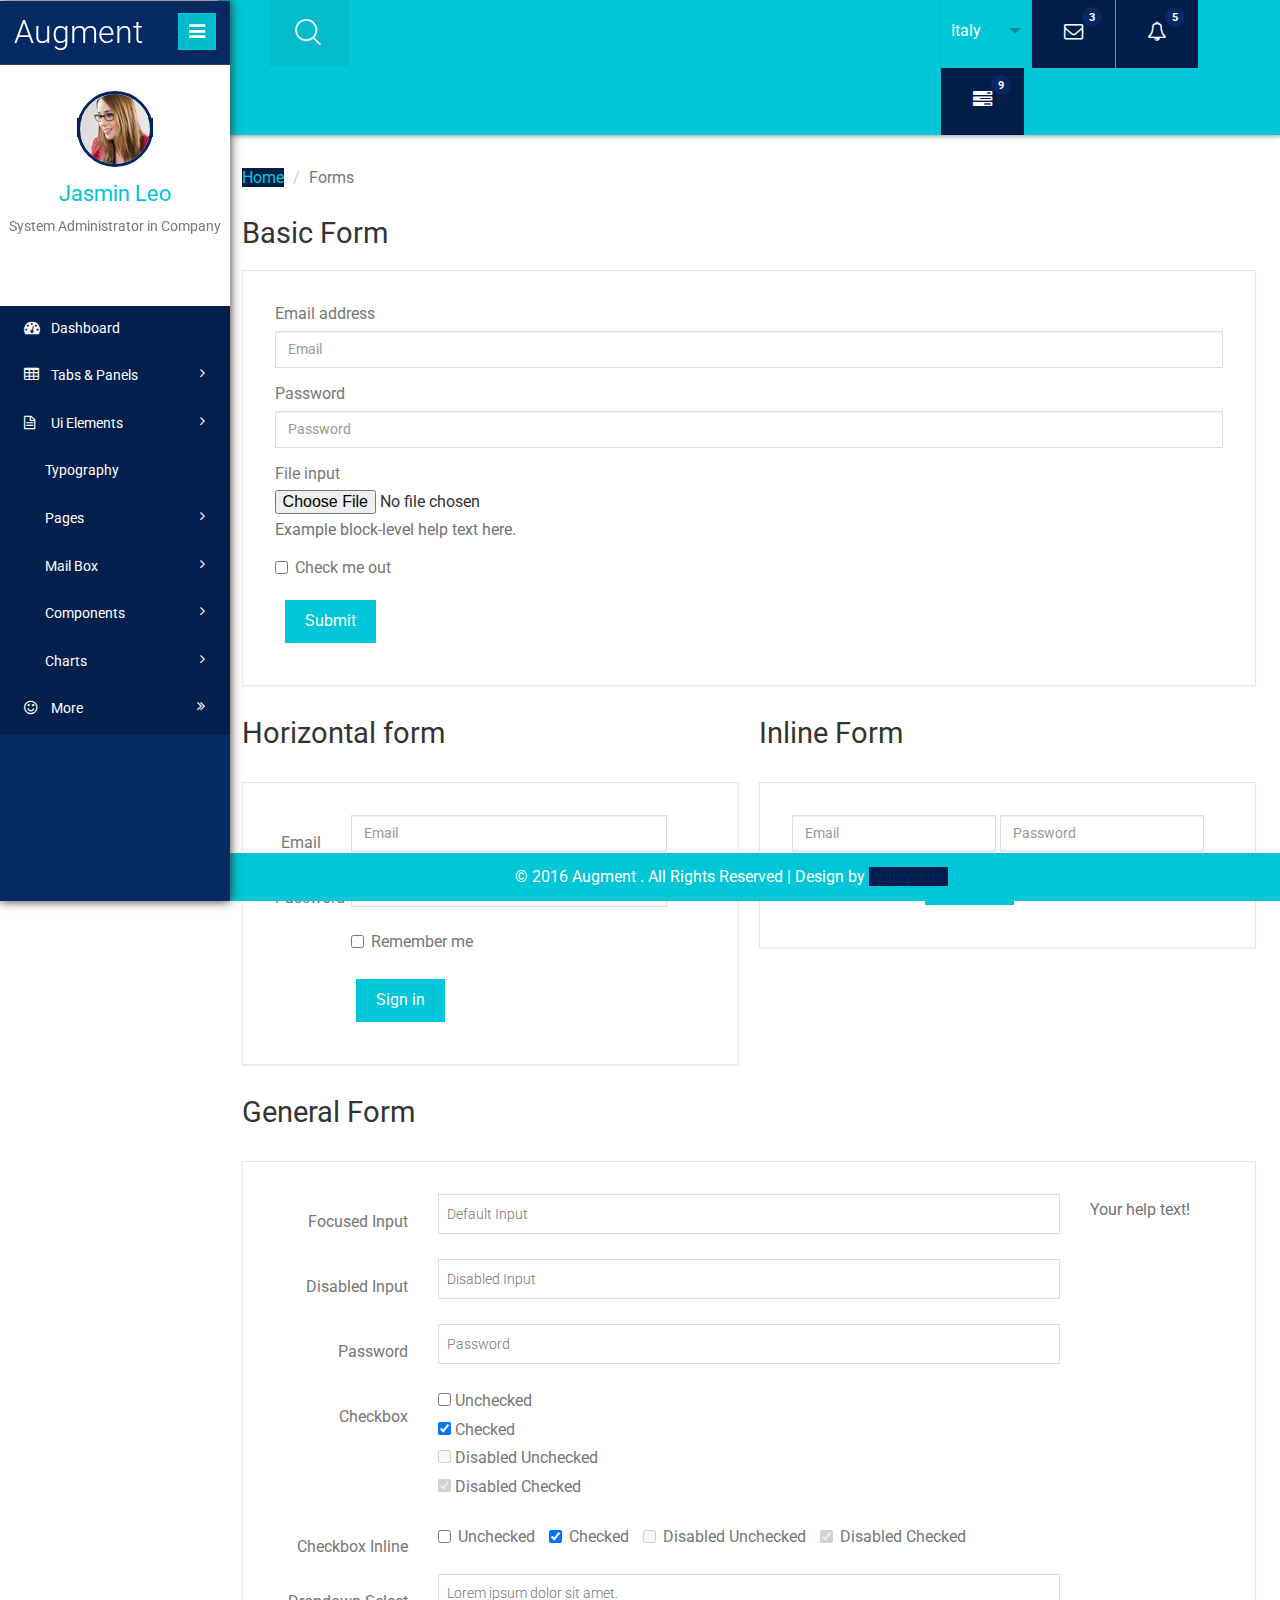
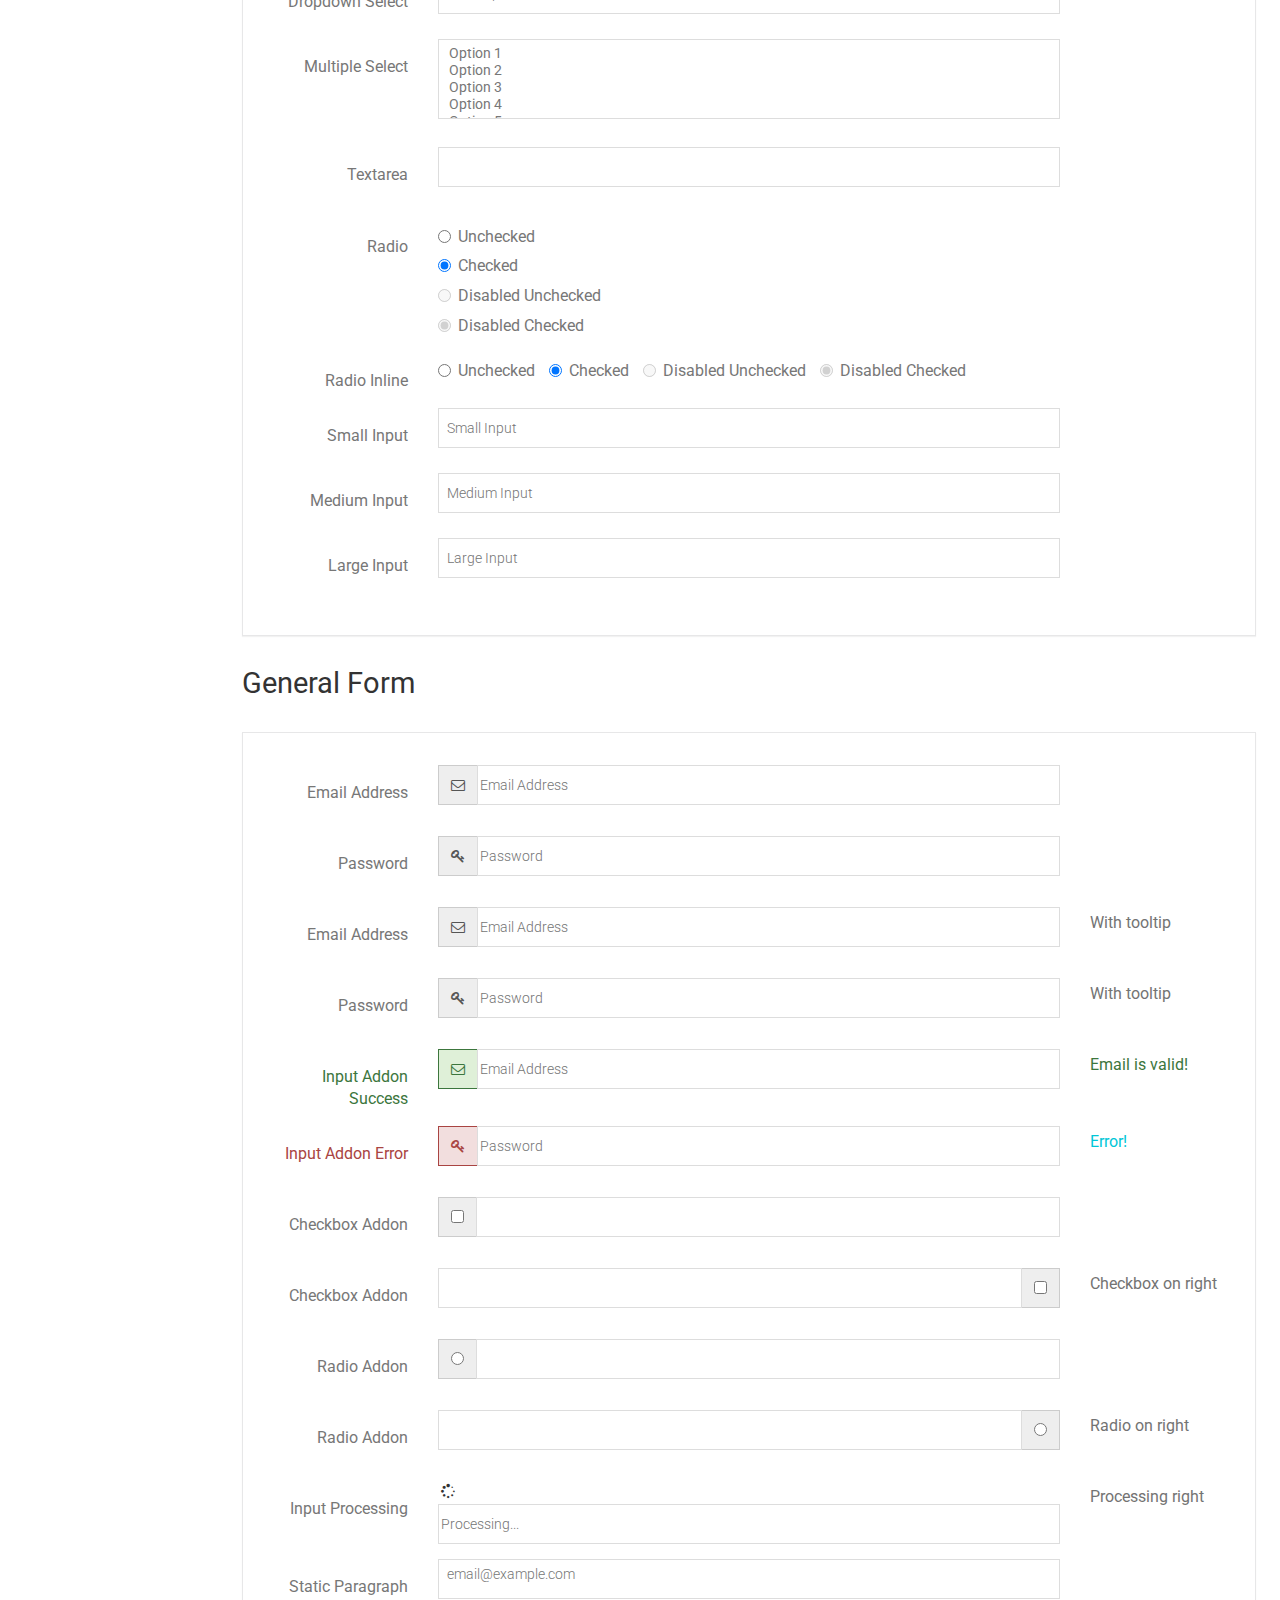
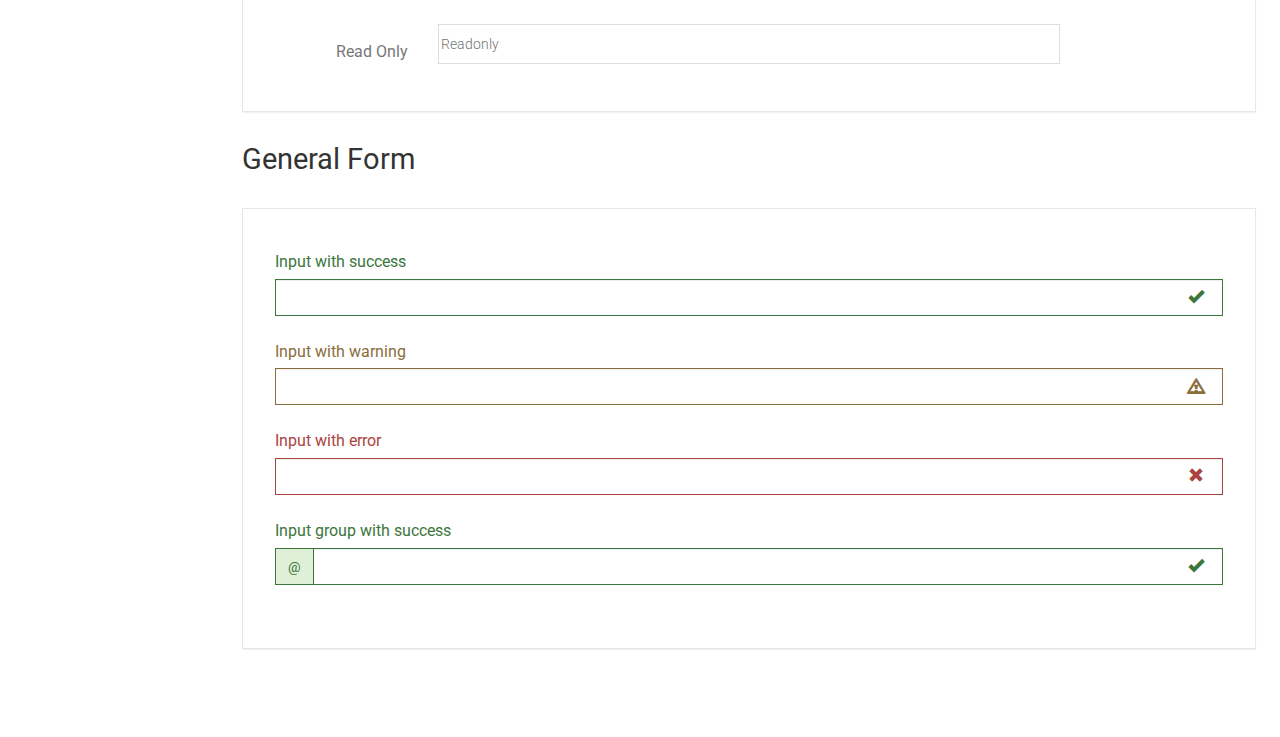
<file: firebase/public/forms.html>
<!--
Author: W3layouts
Author URL: http://w3layouts.com
License: Creative Commons Attribution 3.0 Unported
License URL: http://creativecommons.org/licenses/by/3.0/
-->
<!DOCTYPE HTML>
<html>
<head>
<title>Augment an Admin Panel Category Flat Bootstrap Responsive Web Template | Forms :: w3layouts</title>
<meta name="viewport" content="width=device-width, initial-scale=1">
<meta http-equiv="Content-Type" content="text/html; charset=utf-8" />
<meta name="keywords" content="Augment Responsive web template, Bootstrap Web Templates, Flat Web Templates, Android Compatible web template, 
Smartphone Compatible web template, free webdesigns for Nokia, Samsung, LG, SonyEricsson, Motorola web design" />
<script type="application/x-javascript"> addEventListener("load", function() { setTimeout(hideURLbar, 0); }, false); function hideURLbar(){ window.scrollTo(0,1); } </script>
 <!-- Bootstrap Core CSS -->
<link href="css/bootstrap.min.css" rel='stylesheet' type='text/css' />
<!-- Custom CSS -->
<link href="css/style.css" rel='stylesheet' type='text/css' />
<!-- Graph CSS -->
<link href="css/font-awesome.css" rel="stylesheet"> 
<!-- jQuery -->
<link href='//fonts.googleapis.com/css?family=Roboto:700,500,300,100italic,100,400' rel='stylesheet' type='text/css'>
<!-- lined-icons -->
<link rel="stylesheet" href="css/icon-font.min.css" type='text/css' />
<!-- //lined-icons -->
<script src="js/jquery-1.10.2.min.js"></script>
<!--clock init-->
<script src="js/css3clock.js"></script>
<!--Easy Pie Chart-->
<!--skycons-icons-->
<script src="js/skycons.js"></script>
<!--//skycons-icons-->
</head> 
<body>
 <div class="page-container">
   <!--/content-inner-->
	<div class="left-content">
	   <div class="inner-content">
		<!-- header-starts -->
			<div class="header-section">
						<!--menu-right-->
						<div class="top_menu">
						        <div class="main-search">
											<form>
											   <input type="text" value="Search" onFocus="this.value = '';" onBlur="if (this.value == '') {this.value = 'Search';}" class="text"/>
												<input type="submit" value=""/>
											</form>
									<div class="close"><img src="images/cross.png" /></div>
								</div>
									<div class="srch"><button></button></div>
									<script type="text/javascript">
										 $('.main-search').hide();
										$('button').click(function (){
											$('.main-search').show();
											$('.main-search text').focus();
										}
										);
										$('.close').click(function(){
											$('.main-search').hide();
										});
									</script>
							<!--/profile_details-->
								<div class="profile_details_left">
									<ul class="nofitications-dropdown">
											<li class="dropdown note dra-down">
													   <div id="dd" class="wrapper-dropdown-3" tabindex="1">
																			<span>Italy</span>
																			<ul class="dropdown">
																				<li><a class="deutsch">France</a></li>
																				<li><a class="english"> Italy</a></li>
																				<li><a class="espana">Brazil</a></li>
																				<li><a class="russian">Usa</a></li>

																			</ul>
																		</div>
																		<script type="text/javascript">
			
																	function DropDown(el) {
																		this.dd = el;
																		this.placeholder = this.dd.children('span');
																		this.opts = this.dd.find('ul.dropdown > li');
																		this.val = '';
																		this.index = -1;
																		this.initEvents();
																	}
																	DropDown.prototype = {
																		initEvents : function() {
																			var obj = this;

																			obj.dd.on('click', function(event){
																				$(this).toggleClass('active');
																				return false;
																			});

																			obj.opts.on('click',function(){
																				var opt = $(this);
																				obj.val = opt.text();
																				obj.index = opt.index();
																				obj.placeholder.text(obj.val);
																			});
																		},
																		getValue : function() {
																			return this.val;
																		},
																		getIndex : function() {
																			return this.index;
																		}
																	}

																	$(function() {

																		var dd = new DropDown( $('#dd') );

																		$(document).click(function() {
																			// all dropdowns
																			$('.wrapper-dropdown-3').removeClass('active');
																		});

																	});

																</script>
										    </li>
									       <li class="dropdown note">
											<a href="#" class="dropdown-toggle" data-toggle="dropdown" aria-expanded="false"><i class="fa fa-envelope-o"></i> <span class="badge">3</span></a>

												
													<ul class="dropdown-menu two first">
														<li>
															<div class="notification_header">
																<h3>You have 3 new messages  </h3> 
															</div>
														</li>
														<li><a href="#">
														   <div class="user_img"><img src="images/1.jpg" alt=""></div>
														   <div class="notification_desc">
															<p>Lorem ipsum dolor sit amet</p>
															<p><span>1 hour ago</span></p>
															</div>
														   <div class="clearfix"></div>	
														 </a></li>
														 <li class="odd"><a href="#">
															<div class="user_img"><img src="images/in.jpg" alt=""></div>
														   <div class="notification_desc">
															<p>Lorem ipsum dolor sit amet </p>
															<p><span>1 hour ago</span></p>
															</div>
														  <div class="clearfix"></div>	
														 </a></li>
														<li><a href="#">
														   <div class="user_img"><img src="images/in1.jpg" alt=""></div>
														   <div class="notification_desc">
															<p>Lorem ipsum dolor sit amet </p>
															<p><span>1 hour ago</span></p>
															</div>
														   <div class="clearfix"></div>	
														</a></li>
														<li>
															<div class="notification_bottom">
																<a href="#">See all messages</a>
															</div> 
														</li>
													</ul>
										</li>
										
							<li class="dropdown note">
								<a href="#" class="dropdown-toggle" data-toggle="dropdown" aria-expanded="false"><i class="fa fa-bell-o"></i> <span class="badge">5</span></a>

									<ul class="dropdown-menu two">
										<li>
											<div class="notification_header">
												<h3>You have 5 new notification</h3>
											</div>
										</li>
										<li><a href="#">
											<div class="user_img"><img src="images/in.jpg" alt=""></div>
										   <div class="notification_desc">
											<p>Lorem ipsum dolor sit amet</p>
											<p><span>1 hour ago</span></p>
											</div>
										  <div class="clearfix"></div>	
										 </a></li>
										 <li class="odd"><a href="#">
											<div class="user_img"><img src="images/in5.jpg" alt=""></div>
										   <div class="notification_desc">
											<p>Lorem ipsum dolor sit amet </p>
											<p><span>1 hour ago</span></p>
											</div>
										   <div class="clearfix"></div>	
										 </a></li>
										 <li><a href="#">
											<div class="user_img"><img src="images/in8.jpg" alt=""></div>
										   <div class="notification_desc">
											<p>Lorem ipsum dolor sit amet </p>
											<p><span>1 hour ago</span></p>
											</div>
										   <div class="clearfix"></div>	
										 </a></li>
										 <li>
											<div class="notification_bottom">
												<a href="#">See all notification</a>
											</div> 
										</li>
									</ul>
							</li>	
						<li class="dropdown note">
								<a href="#" class="dropdown-toggle" data-toggle="dropdown" aria-expanded="false"><i class="fa fa-tasks"></i> <span class="badge blue1">9</span></a>
										<ul class="dropdown-menu two">
										<li>
											<div class="notification_header">
												<h3>You have 9 pending task</h3>
											</div>
										</li>
										<li><a href="#">
												<div class="task-info">
												<span class="task-desc">Database update</span><span class="percentage">40%</span>
												<div class="clearfix"></div>	
											   </div>
												<div class="progress progress-striped active">
												 <div class="bar yellow" style="width:40%;"></div>
											</div>
										</a></li>
										<li><a href="#">
											<div class="task-info">
												<span class="task-desc">Dashboard done</span><span class="percentage">90%</span>
											   <div class="clearfix"></div>	
											</div>
										   
											<div class="progress progress-striped active">
												 <div class="bar green" style="width:90%;"></div>
											</div>
										</a></li>
										<li><a href="#">
											<div class="task-info">
												<span class="task-desc">Mobile App</span><span class="percentage">33%</span>
												<div class="clearfix"></div>	
											</div>
										   <div class="progress progress-striped active">
												 <div class="bar red" style="width: 33%;"></div>
											</div>
										</a></li>
										<li><a href="#">
											<div class="task-info">
												<span class="task-desc">Issues fixed</span><span class="percentage">80%</span>
											   <div class="clearfix"></div>	
											</div>
											<div class="progress progress-striped active">
												 <div class="bar  blue" style="width: 80%;"></div>
											</div>
										</a></li>
										<li>
											<div class="notification_bottom">
												<a href="#">See all pending task</a>
											</div> 
										</li>
									</ul>
							</li>		   							   		
							<div class="clearfix"></div>	
								</ul>
							</div>
							<div class="clearfix"></div>	
							<!--//profile_details-->
						</div>
						<!--//menu-right-->
					<div class="clearfix"></div>
				</div>

						<!-- //header-ends -->
							<!--//outer-wp-->
								<div class="outter-wp">
											<!--/sub-heard-part-->
											 <div class="sub-heard-part">
													   <ol class="breadcrumb m-b-0">
															<li><a href="index.html">Home</a></li>
															<li class="active">Forms</li>
														</ol>
											</div>	
											<!--/sub-heard-part-->	
												<!--/forms-->
													<div class="forms-main">
														<h2 class="inner-tittle">Basic Form </h2>
															<div class="graph-form">
																	<div class="form-body">
																		<form> <div class="form-group"> <label for="exampleInputEmail1">Email address</label> <input type="email" class="form-control" id="exampleInputEmail1" placeholder="Email"> </div> <div class="form-group"> <label for="exampleInputPassword1">Password</label> <input type="password" class="form-control" id="exampleInputPassword1" placeholder="Password"> </div> <div class="form-group"> <label for="exampleInputFile">File input</label> <input type="file" id="exampleInputFile"> <p class="help-block">Example block-level help text here.</p> </div> <div class="checkbox"> <label> <input type="checkbox"> Check me out </label> </div> <button type="submit" class="btn btn-default">Submit</button> </form> 
																	</div>

															</div>
																<!--/forms-inner-->
													  				<div class="forms-inner">
																	  <!--/set-1-->
																		<div class="set-1">
																			<div class="col-md-6 graph-2">
																				<h3 class="inner-tittle two">Horizontal form  </h3>
																					<div class="grid-1">
																							<div class="form-body">
																										<form class="form-horizontal"> <div class="form-group"> <label for="inputEmail3" class="col-sm-2 control-label">Email</label> <div class="col-sm-9"> <input type="email" class="form-control" id="inputEmail3" placeholder="Email"> </div> </div> <div class="form-group"> <label for="inputPassword3" class="col-sm-2 control-label">Password</label> <div class="col-sm-9"> <input type="password" class="form-control" id="inputPassword3" placeholder="Password"> </div> </div> <div class="form-group"> <div class="col-sm-offset-2 col-sm-10"> <div class="checkbox"> <label> <input type="checkbox"> Remember me </label> </div> </div> </div> <div class="col-sm-offset-2"> <button type="submit" class="btn btn-default">Sign in</button> </div> </form> 
																							</div>

																					</div>
																				</div>
																				<div class="col-md-6 graph-2 second">
																					<h3 class="inner-tittle two">Inline Form </h3>
																							<div class="grid-1">
																								<div class="form-body">
																									<div data-example-id="simple-form-inline"> <form class="form-inline"> <div class="form-group"> <input type="email" class="form-control" id="exampleInputEmail3" placeholder="Email"> </div> <div class="form-group"> <input type="password" class="form-control" id="exampleInputPassword3" placeholder="Password"> </div> <div class="checkbox"> <label> <input type="checkbox"> Remember me </label> </div> <button type="submit" class="btn btn-default">Sign in</button> </form> </div>
																								</div>
																							 </div>
																					</div>
																				 <div class="clearfix"> </div>
																			</div>
																			 <!--//set-1-->
																			  <!--/set-2-->
																		<div class="set-1">
																			<div class="graph-2 general">
																				<h3 class="inner-tittle two">General Form  </h3>
																					<div class="grid-1">
																							<div class="form-body">
																									<form class="form-horizontal">
																										<div class="form-group">
																											<label for="focusedinput" class="col-sm-2 control-label">Focused Input</label>
																											<div class="col-sm-8">
																												<input type="text" class="form-control1" id="focusedinput" placeholder="Default Input">
																											</div>
																											<div class="col-sm-2">
																												<p class="help-block">Your help text!</p>
																											</div>
																										</div>
																										<div class="form-group">
																											<label for="disabledinput" class="col-sm-2 control-label">Disabled Input</label>
																											<div class="col-sm-8">
																												<input disabled="" type="text" class="form-control1" id="disabledinput" placeholder="Disabled Input">
																											</div>
																										</div>
																										<div class="form-group">
																											<label for="inputPassword" class="col-sm-2 control-label">Password</label>
																											<div class="col-sm-8">
																												<input type="password" class="form-control1" id="inputPassword" placeholder="Password">
																											</div>
																										</div>
																										<div class="form-group">
																											<label for="checkbox" class="col-sm-2 control-label">Checkbox</label>
																											<div class="col-sm-8">
																												<div class="checkbox-inline1"><label><input type="checkbox"> Unchecked</label></div>
																												<div class="checkbox-inline1"><label><input type="checkbox" checked=""> Checked</label></div>
																												<div class="checkbox-inline1"><label><input type="checkbox" disabled=""> Disabled Unchecked</label></div>
																												<div class="checkbox-inline1"><label><input type="checkbox" disabled="" checked=""> Disabled Checked</label></div>
																											</div>
																										</div>
																										<div class="form-group">
																											<label for="checkbox" class="col-sm-2 control-label">Checkbox Inline</label>
																											<div class="col-sm-8">
																												<div class="checkbox-inline"><label><input type="checkbox"> Unchecked</label></div>
																												<div class="checkbox-inline"><label><input type="checkbox" checked=""> Checked</label></div>
																												<div class="checkbox-inline"><label><input type="checkbox" disabled=""> Disabled Unchecked</label></div>
																												<div class="checkbox-inline"><label><input type="checkbox" disabled="" checked=""> Disabled Checked</label></div>
																											</div>
																										</div>
																										<div class="form-group">
																											<label for="selector1" class="col-sm-2 control-label">Dropdown Select</label>
																											<div class="col-sm-8"><select name="selector1" id="selector1" class="form-control1">
																												<option>Lorem ipsum dolor sit amet.</option>
																												<option>Dolore, ab unde modi est!</option>
																												<option>Illum, fuga minus sit eaque.</option>
																												<option>Consequatur ducimus maiores voluptatum minima.</option>
																											</select></div>
																										</div>
																										<div class="form-group">
																											<label class="col-sm-2 control-label">Multiple Select</label>
																											<div class="col-sm-8">
																												<select multiple="" class="form-control1">
																													<option>Option 1</option>
																													<option>Option 2</option>
																													<option>Option 3</option>
																													<option>Option 4</option>
																													<option>Option 5</option>
																												</select>
																											</div>
																										</div>
																										<div class="form-group">
																											<label for="txtarea1" class="col-sm-2 control-label">Textarea</label>
																											<div class="col-sm-8"><textarea name="txtarea1" id="txtarea1" cols="50" rows="4" class="form-control1"></textarea></div>
																										</div>
																										<div class="form-group">
																											<label for="radio" class="col-sm-2 control-label">Radio</label>
																											<div class="col-sm-8">
																												<div class="radio block"><label><input type="radio"> Unchecked</label></div>
																												<div class="radio block"><label><input type="radio" checked=""> Checked</label></div>
																												<div class="radio block"><label><input type="radio" disabled=""> Disabled Unchecked</label></div>
																												<div class="radio block"><label><input type="radio" disabled="" checked=""> Disabled Checked</label></div>
																											</div>
																										</div>
																										<div class="form-group">
																											<label for="radio" class="col-sm-2 control-label">Radio Inline</label>
																											<div class="col-sm-8">
																												<div class="radio-inline"><label><input type="radio"> Unchecked</label></div>
																												<div class="radio-inline"><label><input type="radio" checked=""> Checked</label></div>
																												<div class="radio-inline"><label><input type="radio" disabled=""> Disabled Unchecked</label></div>
																												<div class="radio-inline"><label><input type="radio" disabled="" checked=""> Disabled Checked</label></div>
																											</div>
																										</div>
																										<div class="form-group">
																											<label for="smallinput" class="col-sm-2 control-label label-input-sm">Small Input</label>
																											<div class="col-sm-8">
																												<input type="text" class="form-control1 input-sm" id="smallinput" placeholder="Small Input">
																											</div>
																										</div>
																										<div class="form-group">
																											<label for="mediuminput" class="col-sm-2 control-label">Medium Input</label>
																											<div class="col-sm-8">
																												<input type="text" class="form-control1" id="mediuminput" placeholder="Medium Input">
																											</div>
																										</div>
																										<div class="form-group mb-n">
																											<label for="largeinput" class="col-sm-2 control-label label-input-lg">Large Input</label>
																											<div class="col-sm-8">
																												<input type="text" class="form-control1 input-lg" id="largeinput" placeholder="Large Input">
																											</div>
																										</div>
																									</form>
																							</div>

																					</div>
																				</div>
																			</div>
																			 <!--//set-2-->
																			 <!--/set-3-->
																			 <div class="set-3">
																				<div class="graph-2 general">
																					<h3 class="inner-tittle two">General Form  </h3>
																						<div class="grid-1">
																						   <form class="form-horizontal">
																									<div class="form-group">
																										<label class="col-md-2 control-label">Email Address</label>
																										<div class="col-md-8">
																											<div class="input-group">							
																												<span class="input-group-addon">
																													<i class="fa fa-envelope-o"></i>
																												</span>
																												<input type="text" class="form-control1 icon" placeholder="Email Address">
																											</div>
																										</div>
																									</div>
																									<div class="form-group">
																										<label class="col-md-2 control-label">Password</label>
																										<div class="col-md-8">
																											<div class="input-group">
																												<span class="input-group-addon">
																													<i class="fa fa-key"></i>
																												</span>
																												<input type="password" class="form-control1 icon" id="exampleInputPassword1" placeholder="Password">
																											</div>
																										</div>
																									</div>
																									<div class="form-group">
																										<label class="col-md-2 control-label">Email Address</label>
																										<div class="col-md-8">
																											<div class="input-group input-icon right">
																												<span class="input-group-addon">
																													<i class="fa fa-envelope-o"></i>
																												</span>
																												<input id="email" class="form-control1 icon" type="text" placeholder="Email Address">
																											</div>
																										</div>
																										<div class="col-sm-2">
																											<p class="help-block">With tooltip</p>
																										</div>
																									</div>
																									<div class="form-group">
																										<label class="col-md-2 control-label">Password</label>
																										<div class="col-md-8">
																											<div class="input-group input-icon right">
																												<span class="input-group-addon">
																													<i class="fa fa-key"></i>
																												</span>
																												<input type="password" class="form-control1 icon" placeholder="Password">
																											</div>
																										</div>
																										<div class="col-sm-2">
																											<p class="help-block">With tooltip</p>
																										</div>
																									</div>
																									<div class="form-group has-success">
																										<label class="col-md-2 control-label">Input Addon Success</label>
																										<div class="col-md-8">
																											<div class="input-group input-icon right">
																												<span class="input-group-addon">
																													<i class="fa fa-envelope-o"></i>
																												</span>
																												<input id="email" class="form-control1 icon" type="text" placeholder="Email Address">
																											</div>
																										</div>
																										<div class="col-sm-2">
																											<p class="help-block">Email is valid!</p>
																										</div>
																									</div>
																									<div class="form-group has-error">
																										<label class="col-md-2 control-label">Input Addon Error</label>
																										<div class="col-md-8">
																											<div class="input-group input-icon right">
																												<span class="input-group-addon">
																													<i class="fa fa-key"></i>
																												</span>
																												<input type="password" class="form-control1 icon" placeholder="Password">
																											</div>
																										</div>
																										<div class="col-sm-2">
																											<p class="help-block">Error!</p>
																										</div>
																									</div>
																									<div class="form-group">
																										<label class="col-md-2 control-label">Checkbox Addon</label>
																										<div class="col-md-8">
																											<div class="input-group">
																												<div class="input-group-addon"><input type="checkbox"></div>
																												<input type="text" class="form-control1 icon">
																											</div>
																										</div>
																									</div>
																									<div class="form-group">
																										<label class="col-md-2 control-label">Checkbox Addon</label>
																										<div class="col-md-8">
																											<div class="input-group">
																												<input type="text" class="form-control1 icon">
																												<div class="input-group-addon"><input type="checkbox"></div>
																												
																											</div>
																										</div>
																										<div class="col-sm-2">
																											<p class="help-block">Checkbox on right</p>
																										</div>
																									</div>
																									<div class="form-group">
																										<label class="col-md-2 control-label">Radio Addon</label>
																										<div class="col-md-8">
																											<div class="input-group">
																												<div class="input-group-addon"><input type="radio"></div>
																												<input type="text" class="form-control1 icon">
																											</div>
																										</div>
																									</div>
																									<div class="form-group">
																										<label class="col-md-2 control-label">Radio Addon</label>
																										<div class="col-md-8">
																											<div class="input-group">
																												<input type="text" class="form-control1 icon">
																												<div class="input-group-addon"><input type="radio"></div>
																												
																											</div>
																										</div>
																										<div class="col-sm-2">
																											<p class="help-block">Radio on right</p>
																										</div>
																									</div>
																									<div class="form-group">
																										<label class="col-md-2 control-label">Input Processing</label>
																										<div class="col-md-8">
																											<div class="input-icon right spinner">
																												<i class="fa fa-fw fa-spin fa-spinner"></i>
																												<input id="email" class="form-control1 icon" type="text" placeholder="Processing...">
																											</div>
																										</div>
																										<div class="col-sm-2">
																											<p class="help-block">Processing right</p>
																										</div>
																									</div>
																									<div class="form-group">
																										<label class="col-md-2 control-label">Static Paragraph</label>
																										<div class="col-md-8">
																											<p class="form-control1 m-n">email@example.com</p>
																										</div>
																									</div>
																									<div class="form-group mb-n">
																										<label class="col-md-2 control-label">Read Only</label>
																										<div class="col-md-8">
																											<input type="text" class="form-control1 icon" placeholder="Readonly" readonly="">
																										</div>
																									</div>
																								</form>
																						</div>
																				</div>
																			</div>
																			<!--//set-3-->
																			<!--/set-4-->
																			 <div class="set-4">
																				<div class="graph-2 general">
																					<h3 class="inner-tittle two">General Form  </h3>
																						<div class="grid-1">
																						    <div class="forms">
						
																											<div data-example-id="form-validation-states-with-icons"> <form> <div class="form-group has-success has-feedback"> <label class="control-label" for="inputSuccess2">Input with success</label> <input type="text" class="form-control" id="inputSuccess2" aria-describedby="inputSuccess2Status"> <span class="glyphicon glyphicon-ok form-control-feedback" aria-hidden="true"></span> <span id="inputSuccess2Status" class="sr-only">(success)</span> </div> <div class="form-group has-warning has-feedback"> <label class="control-label" for="inputWarning2">Input with warning</label> <input type="text" class="form-control" id="inputWarning2" aria-describedby="inputWarning2Status"> <span class="glyphicon glyphicon-warning-sign form-control-feedback" aria-hidden="true"></span> <span id="inputWarning2Status" class="sr-only">(warning)</span> </div> <div class="form-group has-error has-feedback"> <label class="control-label" for="inputError2">Input with error</label> <input type="text" class="form-control" id="inputError2" aria-describedby="inputError2Status"> <span class="glyphicon glyphicon-remove form-control-feedback" aria-hidden="true"></span> <span id="inputError2Status" class="sr-only">(error)</span> </div> <div class="form-group has-success has-feedback"> <label class="control-label" for="inputGroupSuccess1">Input group with success</label> <div class="input-group"> <span class="input-group-addon">@</span> <input type="text" class="form-control" id="inputGroupSuccess1" aria-describedby="inputGroupSuccess1Status"> </div> <span class="glyphicon glyphicon-ok form-control-feedback" aria-hidden="true"></span> <span id="inputGroupSuccess1Status" class="sr-only">(success)</span> </div> </form> </div>
																									</div>
																						</div>
																				</div>
																			</div>
																		   <!--//set-4-->
																		</div>
																	<!--//forms-inner-->
																</div> 
														<!--//forms-->											   
												</div>
											<!--//outer-wp-->
									 <!--footer section start-->
										<footer>
										   <p>&copy 2016 Augment . All Rights Reserved | Design by <a href="https://w3layouts.com/" target="_blank">W3layouts.</a></p>
										</footer>
									<!--footer section end-->
								</div>
							</div>
				<!--//content-inner-->
			<!--/sidebar-menu-->
				<div class="sidebar-menu">
					<header class="logo">
					<a href="#" class="sidebar-icon"> <span class="fa fa-bars"></span> </a> <a href="index.html"> <span id="logo"> <h1>Augment</h1></span> 
						<!--<img id="logo" src="" alt="Logo"/>--> 
					</a> 
					</header>
				<div style="border-top:1px solid rgba(69, 74, 84, 0.7)"></div>
			<!--/down-->
							<div class="down">	
									  <a href="index.html"><img src="images/admin.jpg"></a>
									  <a href="index.html"><span class=" name-caret">Jasmin Leo</span></a>
									 <p>System Administrator in Company</p>
									<ul>
									<li><a class="tooltips" href="index.html"><span>Profile</span><i class="lnr lnr-user"></i></a></li>
										<li><a class="tooltips" href="index.html"><span>Settings</span><i class="lnr lnr-cog"></i></a></li>
										<li><a class="tooltips" href="index.html"><span>Log out</span><i class="lnr lnr-power-switch"></i></a></li>
										</ul>
									</div>
							   <!--//down-->
                                  <div class="menu">
									<ul id="menu" >
										<li><a href="index.html"><i class="fa fa-tachometer"></i> <span>Dashboard</span></a></li>
										 <li id="menu-academico" ><a href="#"><i class="fa fa-table"></i> <span> Tabs &amp; Panels</span> <span class="fa fa-angle-right" style="float: right"></span></a>
										   <ul id="menu-academico-sub" >
											<li id="menu-academico-avaliacoes" ><a href="tabs.html"> Tabs &amp; Panels</a></li>
											<li id="menu-academico-boletim" ><a href="widget.html">Widgets</a></li>
											<li id="menu-academico-avaliacoes" ><a href="calender.html">Calendar</a></li>
											
										  </ul>
										</li>
										 <li id="menu-academico" ><a href="#"><i class="fa fa-file-text-o"></i> <span>Ui Elements</span> <span class="fa fa-angle-right" style="float: right"></span></a>
											 <ul id="menu-academico-sub" >
												<li id="menu-academico-avaliacoes" ><a href="forms.html">Forms</a></li>
												<li id="menu-academico-boletim" ><a href="validation.html">Validation Forms</a></li>
												<li id="menu-academico-boletim" ><a href="table.html">Tables</a></li>
												<li id="menu-academico-boletim" ><a href="Buttons.html">Buttons</a></li>
											  </ul>
										 </li>
									<li><a href="typography.html"><i class="lnr lnr-pencil"></i> <span>Typography</span></a></li>
									<li id="menu-academico" ><a href="#"><i class="lnr lnr-book"></i> <span>Pages</span> <span class="fa fa-angle-right" style="float: right"></span></a>
										  <ul id="menu-academico-sub" >
										    <li id="menu-academico-avaliacoes" ><a href="Login.html">Login</a></li>
										    <li id="menu-academico-boletim" ><a href="register.html">Register</a></li>
											<li id="menu-academico-boletim" ><a href="404.html">404</a></li>
											<li id="menu-academico-boletim" ><a href="sign.html">Sign up</a></li>
											<li id="menu-academico-boletim" ><a href="profile.html">Profile</a></li>
										  </ul>
									 </li>
									 <li><a href="#"><i class="lnr lnr-envelope"></i> <span>Mail Box</span><span class="fa fa-angle-right" style="float: right"></span></a>
									   <ul>
										<li><a href="inbox.html"><i class="fa fa-inbox"></i> Inbox</a></li>
										<li><a href="inbox.html"><i class="fa fa-pencil-square-o"></i> Compose Mail</a></li>
											<li><a href="editor.html"><span class="lnr lnr-highlight"></span> Editors Page</a></li>
									
									  </ul>
									</li>
							        <li id="menu-academico" ><a href="#"><i class="lnr lnr-layers"></i> <span>Components</span> <span class="fa fa-angle-right" style="float: right"></span></a>
										 <ul id="menu-academico-sub" >
											<li id="menu-academico-avaliacoes" ><a href="grids.html">Grids</a></li>
											<li id="menu-academico-boletim" ><a href="media.html">Media Objects</a></li>

										  </ul>
									 </li>
									<li><a href="chart.html"><i class="lnr lnr-chart-bars"></i> <span>Charts</span> <span class="fa fa-angle-right" style="float: right"></span></a>
									  <ul>
										<li><a href="map.html"><i class="lnr lnr-map"></i> Maps</a></li>
										<li><a href="graph.html"><i class="lnr lnr-apartment"></i> Graph Visualization</a></li>
									</ul>
									</li>
									<li id="menu-comunicacao" ><a href="#"><i class="fa fa-smile-o"></i> <span>More</span><span class="fa fa-angle-double-right" style="float: right"></span></a>
									   <ul id="menu-comunicacao-sub" >
										<li id="menu-mensagens" style="width:120px" ><a href="project.html">Projects <i class="fa fa-angle-right" style="float: right; margin-right: -8px; margin-top: 2px;"></i></a>
										  <ul id="menu-mensagens-sub" >
											<li id="menu-mensagens-enviadas" style="width:130px" ><a href="ribbon.html">Ribbons</a></li>
											<li id="menu-mensagens-recebidas"  style="width:130px"><a href="blank.html">Blank</a></li>
										  </ul>
										</li>
										<li id="menu-arquivos" ><a href="500.html">500</a></li>
									  </ul>
									</li>
								  </ul>
								</div>
							  </div>
							  <div class="clearfix"></div>		
							</div>
							<script>
							var toggle = true;
										
							$(".sidebar-icon").click(function() {                
							  if (toggle)
							  {
								$(".page-container").addClass("sidebar-collapsed").removeClass("sidebar-collapsed-back");
								$("#menu span").css({"position":"absolute"});
							  }
							  else
							  {
								$(".page-container").removeClass("sidebar-collapsed").addClass("sidebar-collapsed-back");
								setTimeout(function() {
								  $("#menu span").css({"position":"relative"});
								}, 400);
							  }
											
											toggle = !toggle;
										});
							</script>
<!--js -->
<script src="js/jquery.nicescroll.js"></script>
<script src="js/scripts.js"></script>

<!-- Bootstrap Core JavaScript -->
   <script src="js/bootstrap.min.js"></script>
</body>
</html>
</file>
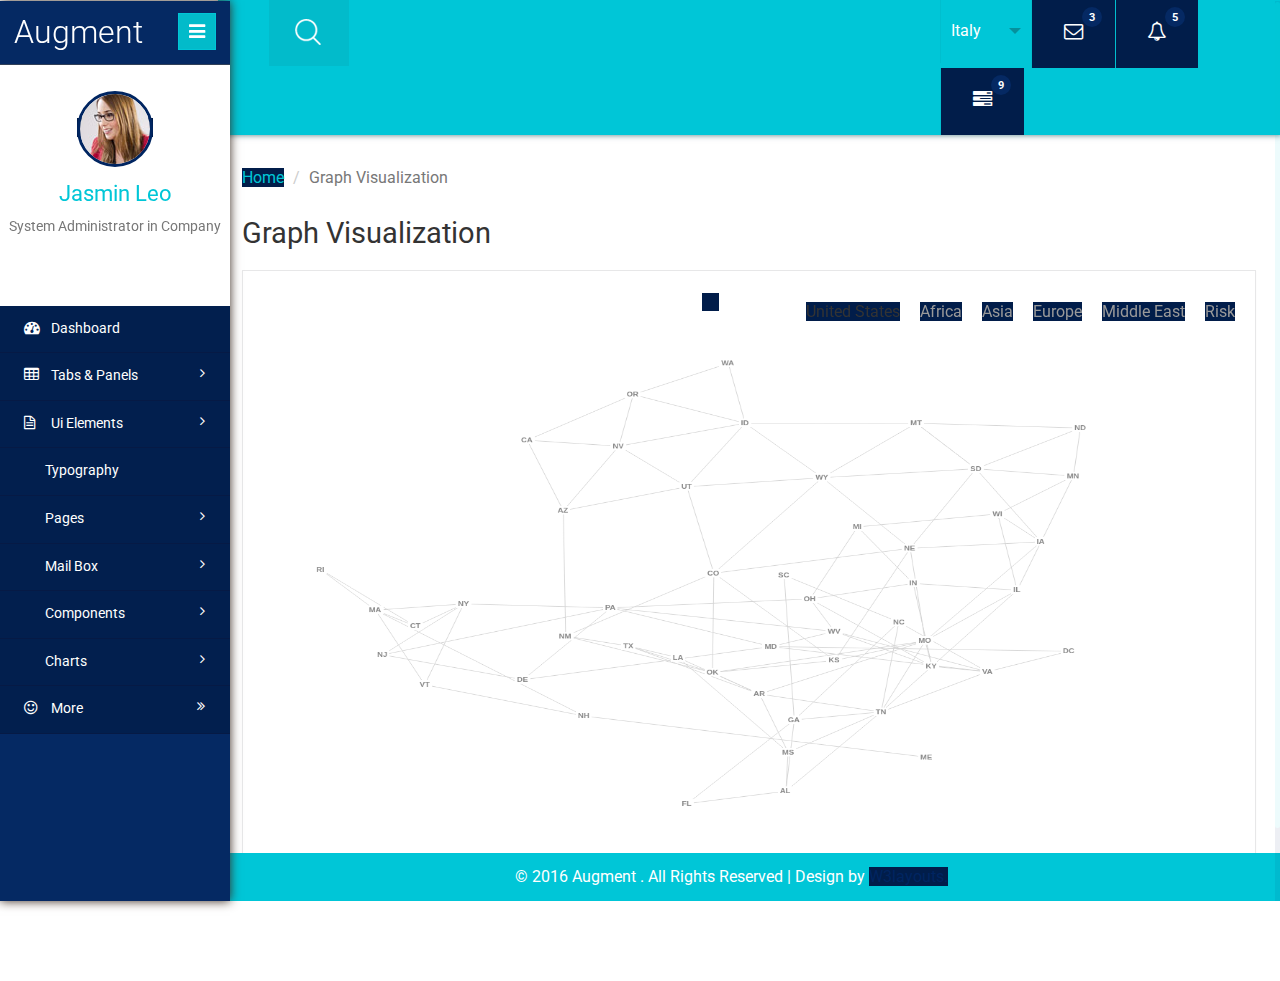
<file: firebase/public/graph.html>
<!--
Author: W3layouts
Author URL: http://w3layouts.com
License: Creative Commons Attribution 3.0 Unported
License URL: http://creativecommons.org/licenses/by/3.0/
-->
<!DOCTYPE HTML>
<html>
<head>
<title>Augment an Admin Panel Category Flat Bootstrap Responsive Web Template | Graph Visualization :: w3layouts</title>
<meta name="viewport" content="width=device-width, initial-scale=1">
<meta http-equiv="Content-Type" content="text/html; charset=utf-8" />
<meta name="keywords" content="Augment Responsive web template, Bootstrap Web Templates, Flat Web Templates, Android Compatible web template, 
Smartphone Compatible web template, free webdesigns for Nokia, Samsung, LG, SonyEricsson, Motorola web design" />
<script type="application/x-javascript"> addEventListener("load", function() { setTimeout(hideURLbar, 0); }, false); function hideURLbar(){ window.scrollTo(0,1); } </script>
 <!-- Bootstrap Core CSS -->
<link href="css/bootstrap.min.css" rel='stylesheet' type='text/css' />
<!-- Custom CSS -->
<link href="css/style.css" rel='stylesheet' type='text/css' />
<!-- Graph CSS -->
<link href="css/font-awesome.css" rel="stylesheet"> 
<!-- jQuery -->
<link href='//fonts.googleapis.com/css?family=Roboto:700,500,300,100italic,100,400' rel='stylesheet' type='text/css'>
<!-- lined-icons -->
<link rel="stylesheet" href="css/icon-font.min.css" type='text/css' />
<!-- //lined-icons -->
<script src="js/jquery-1.10.2.min.js"></script>
	<link href="css/atlas.css" rel='stylesheet' type='text/css' />
    <script src="js/atlas.js"></script>
	<script src="js/arbor.js"></script>

<!--clock init-->
</head> 
<body>
   <div class="page-container">
   <!--/content-inner-->
	<div class="left-content">
	   <div class="inner-content">
		<!-- header-starts -->
			<div class="header-section">
						<!--menu-right-->
						<div class="top_menu">
						        <div class="main-search">
											<form>
											   <input type="text" value="Search" onFocus="this.value = '';" onBlur="if (this.value == '') {this.value = 'Search';}" class="text"/>
												<input type="submit" value=""/>
											</form>
									<div class="close"><img src="images/cross.png" /></div>
								</div>
									<div class="srch"><button></button></div>
									<script type="text/javascript">
										 $('.main-search').hide();
										$('button').click(function (){
											$('.main-search').show();
											$('.main-search text').focus();
										}
										);
										$('.close').click(function(){
											$('.main-search').hide();
										});
									</script>
							<!--/profile_details-->
								<div class="profile_details_left">
									<ul class="nofitications-dropdown">
											<li class="dropdown note dra-down">
											  <div id="dd" class="wrapper-dropdown-3" tabindex="1">
																			<span>Italy</span>
																			<ul class="dropdown">
																				<li><a class="deutsch">France</a></li>
																				<li><a class="english"> Italy</a></li>
																				<li><a class="espana">Brazil</a></li>
																				<li><a class="russian">Usa</a></li>

																			</ul>
																		</div>
																		<script type="text/javascript">
			
																	function DropDown(el) {
																		this.dd = el;
																		this.placeholder = this.dd.children('span');
																		this.opts = this.dd.find('ul.dropdown > li');
																		this.val = '';
																		this.index = -1;
																		this.initEvents();
																	}
																	DropDown.prototype = {
																		initEvents : function() {
																			var obj = this;

																			obj.dd.on('click', function(event){
																				$(this).toggleClass('active');
																				return false;
																			});

																			obj.opts.on('click',function(){
																				var opt = $(this);
																				obj.val = opt.text();
																				obj.index = opt.index();
																				obj.placeholder.text(obj.val);
																			});
																		},
																		getValue : function() {
																			return this.val;
																		},
																		getIndex : function() {
																			return this.index;
																		}
																	}

																	$(function() {

																		var dd = new DropDown( $('#dd') );

																		$(document).click(function() {
																			// all dropdowns
																			$('.wrapper-dropdown-3').removeClass('active');
																		});

																	});

																</script>
													
										
										</li>
									
										<li class="dropdown note">
											<a href="#" class="dropdown-toggle" data-toggle="dropdown" aria-expanded="false"><i class="fa fa-envelope-o"></i> <span class="badge">3</span></a>

												
													<ul class="dropdown-menu two first">
														<li>
															<div class="notification_header">
																<h3>You have 3 new messages  </h3> 
															</div>
														</li>
														<li><a href="#">
														   <div class="user_img"><img src="images/1.jpg" alt=""></div>
														   <div class="notification_desc">
															<p>Lorem ipsum dolor sit amet</p>
															<p><span>1 hour ago</span></p>
															</div>
														   <div class="clearfix"></div>	
														 </a></li>
														 <li class="odd"><a href="#">
															<div class="user_img"><img src="images/in.jpg" alt=""></div>
														   <div class="notification_desc">
															<p>Lorem ipsum dolor sit amet </p>
															<p><span>1 hour ago</span></p>
															</div>
														  <div class="clearfix"></div>	
														 </a></li>
														<li><a href="#">
														   <div class="user_img"><img src="images/in1.jpg" alt=""></div>
														   <div class="notification_desc">
															<p>Lorem ipsum dolor sit amet </p>
															<p><span>1 hour ago</span></p>
															</div>
														   <div class="clearfix"></div>	
														</a></li>
														<li>
															<div class="notification_bottom">
																<a href="#">See all messages</a>
															</div> 
														</li>
													</ul>
										</li>
										
							<li class="dropdown note">
								<a href="#" class="dropdown-toggle" data-toggle="dropdown" aria-expanded="false"><i class="fa fa-bell-o"></i> <span class="badge">5</span></a>

									<ul class="dropdown-menu two">
										<li>
											<div class="notification_header">
												<h3>You have 5 new notification</h3>
											</div>
										</li>
										<li><a href="#">
											<div class="user_img"><img src="images/in.jpg" alt=""></div>
										   <div class="notification_desc">
											<p>Lorem ipsum dolor sit amet</p>
											<p><span>1 hour ago</span></p>
											</div>
										  <div class="clearfix"></div>	
										 </a></li>
										 <li class="odd"><a href="#">
											<div class="user_img"><img src="images/in5.jpg" alt=""></div>
										   <div class="notification_desc">
											<p>Lorem ipsum dolor sit amet </p>
											<p><span>1 hour ago</span></p>
											</div>
										   <div class="clearfix"></div>	
										 </a></li>
										 <li><a href="#">
											<div class="user_img"><img src="images/in8.jpg" alt=""></div>
										   <div class="notification_desc">
											<p>Lorem ipsum dolor sit amet </p>
											<p><span>1 hour ago</span></p>
											</div>
										   <div class="clearfix"></div>	
										 </a></li>
										 <li>
											<div class="notification_bottom">
												<a href="#">See all notification</a>
											</div> 
										</li>
									</ul>
							</li>	
						<li class="dropdown note">
								<a href="#" class="dropdown-toggle" data-toggle="dropdown" aria-expanded="false"><i class="fa fa-tasks"></i> <span class="badge blue1">9</span></a>
										<ul class="dropdown-menu two">
										<li>
											<div class="notification_header">
												<h3>You have 9 pending task</h3>
											</div>
										</li>
										<li><a href="#">
												<div class="task-info">
												<span class="task-desc">Database update</span><span class="percentage">40%</span>
												<div class="clearfix"></div>	
											   </div>
												<div class="progress progress-striped active">
												 <div class="bar yellow" style="width:40%;"></div>
											</div>
										</a></li>
										<li><a href="#">
											<div class="task-info">
												<span class="task-desc">Dashboard done</span><span class="percentage">90%</span>
											   <div class="clearfix"></div>	
											</div>
										   
											<div class="progress progress-striped active">
												 <div class="bar green" style="width:90%;"></div>
											</div>
										</a></li>
										<li><a href="#">
											<div class="task-info">
												<span class="task-desc">Mobile App</span><span class="percentage">33%</span>
												<div class="clearfix"></div>	
											</div>
										   <div class="progress progress-striped active">
												 <div class="bar red" style="width: 33%;"></div>
											</div>
										</a></li>
										<li><a href="#">
											<div class="task-info">
												<span class="task-desc">Issues fixed</span><span class="percentage">80%</span>
											   <div class="clearfix"></div>	
											</div>
											<div class="progress progress-striped active">
												 <div class="bar  blue" style="width: 80%;"></div>
											</div>
										</a></li>
										<li>
											<div class="notification_bottom">
												<a href="#">See all pending task</a>
											</div> 
										</li>
									</ul>
							</li>		   							   		
							<div class="clearfix"></div>	
								</ul>
							</div>
							<div class="clearfix"></div>	
							<!--//profile_details-->
						</div>
						<!--//menu-right-->
					<div class="clearfix"></div>
				</div>
					<!-- //header-ends -->
								<div class="outter-wp">
								<!--sub-heard-part-->
								   <div class="sub-heard-part">
								   <ol class="breadcrumb m-b-0">
										<li><a href="index.html">Home</a></li>
										<li class="active">Graph Visualization</li>
									</ol>
								   </div>
								  <!--//sub-heard-part-->
								<div class="graph-visual">
											<h2 class="inner-tittle">Graph Visualization </h2>
															<div class="graph">
																	 <div id="maps"><a href="/">back</a><ul></ul></div>
																		<canvas id="viewport" width="1200" height="600"></canvas>

															</div>
										<!--//outer-wp-->
									</div>
								</div>
									 <!--footer section start-->
										<footer>
										   <p>&copy 2016 Augment . All Rights Reserved | Design by <a href="https://w3layouts.com/" target="_blank">W3layouts.</a></p>
										</footer>
									<!--footer section end-->
								</div>
							</div>
				<!--//content-inner-->
		<!--/sidebar-menu-->
				<div class="sidebar-menu">
					<header class="logo">
					<a href="#" class="sidebar-icon"> <span class="fa fa-bars"></span> </a> <a href="index.html"> <span id="logo"> <h1>Augment</h1></span> 
					<!--<img id="logo" src="" alt="Logo"/>--> 
				  </a> 
				</header>
			<div style="border-top:1px solid rgba(69, 74, 84, 0.7)"></div>
			<!--/down-->
							<div class="down">	
									  <a href="index.html"><img src="images/admin.jpg"></a>
									  <a href="index.html"><span class=" name-caret">Jasmin Leo</span></a>
									 <p>System Administrator in Company</p>
									<ul>
									<li><a class="tooltips" href="index.html"><span>Profile</span><i class="lnr lnr-user"></i></a></li>
										<li><a class="tooltips" href="index.html"><span>Settings</span><i class="lnr lnr-cog"></i></a></li>
										<li><a class="tooltips" href="index.html"><span>Log out</span><i class="lnr lnr-power-switch"></i></a></li>
										</ul>
									</div>
							   <!--//down-->
                                 <div class="menu">
									<ul id="menu" >
										<li><a href="index.html"><i class="fa fa-tachometer"></i> <span>Dashboard</span></a></li>
										 <li id="menu-academico" ><a href="#"><i class="fa fa-table"></i> <span> Tabs &amp; Panels</span> <span class="fa fa-angle-right" style="float: right"></span></a>
										   <ul id="menu-academico-sub" >
											<li id="menu-academico-avaliacoes" ><a href="tabs.html"> Tabs &amp; Panels</a></li>
											<li id="menu-academico-boletim" ><a href="widget.html">Widgets</a></li>
											<li id="menu-academico-avaliacoes" ><a href="calender.html">Calendar</a></li>
											
										  </ul>
										</li>
										 <li id="menu-academico" ><a href="#"><i class="fa fa-file-text-o"></i> <span>Ui Elements</span> <span class="fa fa-angle-right" style="float: right"></span></a>
											 <ul id="menu-academico-sub" >
												<li id="menu-academico-avaliacoes" ><a href="forms.html">Forms</a></li>
												<li id="menu-academico-boletim" ><a href="validation.html">Validation Forms</a></li>
												<li id="menu-academico-boletim" ><a href="table.html">Tables</a></li>
												<li id="menu-academico-boletim" ><a href="buttons.html">Buttons</a></li>
											  </ul>
										 </li>
									<li><a href="typography.html"><i class="lnr lnr-pencil"></i> <span>Typography</span></a></li>
									<li id="menu-academico" ><a href="#"><i class="lnr lnr-book"></i> <span>Pages</span> <span class="fa fa-angle-right" style="float: right"></span></a>
										  <ul id="menu-academico-sub" >
										    <li id="menu-academico-avaliacoes" ><a href="login.html">Login</a></li>
										    <li id="menu-academico-boletim" ><a href="register.html">Register</a></li>
											<li id="menu-academico-boletim" ><a href="404.html">404</a></li>
											<li id="menu-academico-boletim" ><a href="sign.html">Sign up</a></li>
											<li id="menu-academico-boletim" ><a href="profile.html">Profile</a></li>
										  </ul>
									 </li>
									 <li><a href="#"><i class="lnr lnr-envelope"></i> <span>Mail Box</span><span class="fa fa-angle-right" style="float: right"></span></a>
									   <ul>
										<li><a href="inbox.html"><i class="fa fa-inbox"></i> Inbox</a></li>
										<li><a href="inbox.html"><i class="fa fa-pencil-square-o"></i> Compose Mail</a></li>
									    <li><a href="editor.html"><span class="lnr lnr-highlight"></span> Editors Page</a></li>
									
									  </ul>
									</li>
							        <li id="menu-academico" ><a href="#"><i class="lnr lnr-layers"></i> <span>Components</span> <span class="fa fa-angle-right" style="float: right"></span></a>
										 <ul id="menu-academico-sub" >
											<li id="menu-academico-avaliacoes" ><a href="grids.html">Grids</a></li>
											<li id="menu-academico-boletim" ><a href="media.html">Media Objects</a></li>

										  </ul>
									 </li>
									<li><a href="chart.html"><i class="lnr lnr-chart-bars"></i> <span>Charts</span> <span class="fa fa-angle-right" style="float: right"></span></a>
									  <ul>
										<li><a href="map.html"><i class="lnr lnr-map"></i> Maps</a></li>
										<li><a href="graph.html"><i class="lnr lnr-apartment"></i> Graph Visualization</a></li>
									</ul>
									</li>
									<li id="menu-comunicacao" ><a href="#"><i class="fa fa-smile-o"></i> <span>More</span><span class="fa fa-angle-double-right" style="float: right"></span></a>
									    <ul id="menu-comunicacao-sub" >
										<li id="menu-mensagens" style="width:120px" ><a href="project.html">Projects <i class="fa fa-angle-right" style="float: right; margin-right: -8px; margin-top: 2px;"></i></a>
										  <ul id="menu-mensagens-sub" >
											<li id="menu-mensagens-enviadas" style="width:130px" ><a href="ribbon.html">Ribbons</a></li>
											<li id="menu-mensagens-recebidas"  style="width:130px"><a href="blank.html">Blank</a></li>
										  </ul>
										</li>
										<li id="menu-arquivos" ><a href="500.html">500</a></li>
									  </ul>
									</li>
								  </ul>
								</div>
							  </div>
							  <div class="clearfix"></div>		
							</div>
							<script>
							var toggle = true;
										
							$(".sidebar-icon").click(function() {                
							  if (toggle)
							  {
								$(".page-container").addClass("sidebar-collapsed").removeClass("sidebar-collapsed-back");
								$("#menu span").css({"position":"absolute"});
							  }
							  else
							  {
								$(".page-container").removeClass("sidebar-collapsed").addClass("sidebar-collapsed-back");
								setTimeout(function() {
								  $("#menu span").css({"position":"relative"});
								}, 400);
							  }
											
											toggle = !toggle;
										});
							</script>
<!--js -->
<script src="js/jquery.nicescroll.js"></script>
<script src="js/scripts.js"></script>

<!-- Bootstrap Core JavaScript -->
   <script src="js/bootstrap.min.js"></script>
</body>
</html>
</file>
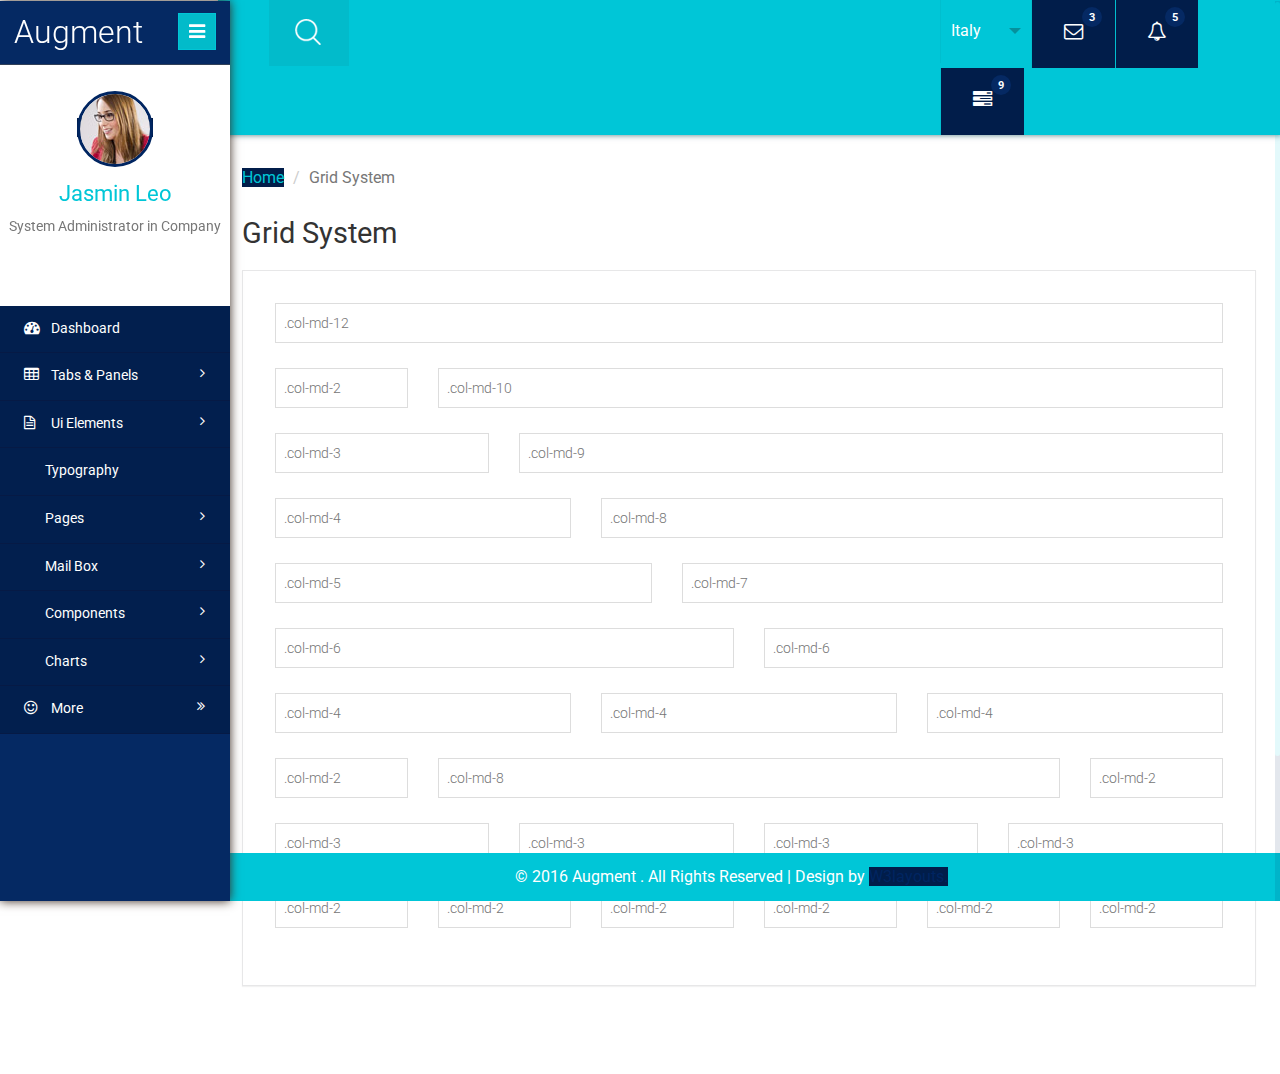
<file: firebase/public/grids.html>
<!--
Author: W3layouts
Author URL: http://w3layouts.com
License: Creative Commons Attribution 3.0 Unported
License URL: http://creativecommons.org/licenses/by/3.0/
-->
<!DOCTYPE HTML>
<html>
<head>
<title>Augment an Admin Panel Category Flat Bootstrap Responsive Web Template | Grid System :: w3layouts</title>
<meta name="viewport" content="width=device-width, initial-scale=1">
<meta http-equiv="Content-Type" content="text/html; charset=utf-8" />
<meta name="keywords" content="Augment Responsive web template, Bootstrap Web Templates, Flat Web Templates, Android Compatible web template, 
Smartphone Compatible web template, free webdesigns for Nokia, Samsung, LG, SonyEricsson, Motorola web design" />
<script type="application/x-javascript"> addEventListener("load", function() { setTimeout(hideURLbar, 0); }, false); function hideURLbar(){ window.scrollTo(0,1); } </script>
 <!-- Bootstrap Core CSS -->
<link href="css/bootstrap.min.css" rel='stylesheet' type='text/css' />
<!-- Custom CSS -->
<link href="css/style.css" rel='stylesheet' type='text/css' />
<!-- Graph CSS -->
<link href="css/font-awesome.css" rel="stylesheet"> 
<!-- jQuery -->
<link href='//fonts.googleapis.com/css?family=Roboto:700,500,300,100italic,100,400' rel='stylesheet' type='text/css'>
<!-- lined-icons -->
<link rel="stylesheet" href="css/icon-font.min.css" type='text/css' />
<!-- /js -->
<script src="js/jquery-1.10.2.min.js"></script>
<!-- //js-->
</head> 
<body>
   <div class="page-container">
   <!--/content-inner-->
	<div class="left-content">
	   <div class="inner-content">
		<!-- header-starts -->
			<div class="header-section">
						<!--menu-right-->
						<div class="top_menu">
						        <div class="main-search">
											<form>
											   <input type="text" value="Search" onFocus="this.value = '';" onBlur="if (this.value == '') {this.value = 'Search';}" class="text"/>
												<input type="submit" value=""/>
											</form>
									<div class="close"><img src="images/cross.png" /></div>
								</div>
									<div class="srch"><button></button></div>
									<script type="text/javascript">
										 $('.main-search').hide();
										$('button').click(function (){
											$('.main-search').show();
											$('.main-search text').focus();
										}
										);
										$('.close').click(function(){
											$('.main-search').hide();
										});
									</script>
							<!--/profile_details-->
								<div class="profile_details_left">
									<ul class="nofitications-dropdown">
											<li class="dropdown note dra-down">
											  <div id="dd" class="wrapper-dropdown-3" tabindex="1">
																			<span>Italy</span>
																			<ul class="dropdown">
																				<li><a class="deutsch">France</a></li>
																				<li><a class="english"> Italy</a></li>
																				<li><a class="espana">Brazil</a></li>
																				<li><a class="russian">Usa</a></li>

																			</ul>
																		</div>
																		<script type="text/javascript">
			
																	function DropDown(el) {
																		this.dd = el;
																		this.placeholder = this.dd.children('span');
																		this.opts = this.dd.find('ul.dropdown > li');
																		this.val = '';
																		this.index = -1;
																		this.initEvents();
																	}
																	DropDown.prototype = {
																		initEvents : function() {
																			var obj = this;

																			obj.dd.on('click', function(event){
																				$(this).toggleClass('active');
																				return false;
																			});

																			obj.opts.on('click',function(){
																				var opt = $(this);
																				obj.val = opt.text();
																				obj.index = opt.index();
																				obj.placeholder.text(obj.val);
																			});
																		},
																		getValue : function() {
																			return this.val;
																		},
																		getIndex : function() {
																			return this.index;
																		}
																	}

																	$(function() {

																		var dd = new DropDown( $('#dd') );

																		$(document).click(function() {
																			// all dropdowns
																			$('.wrapper-dropdown-3').removeClass('active');
																		});

																	});

																</script>
													
										
										</li>
									
										<li class="dropdown note">
											<a href="#" class="dropdown-toggle" data-toggle="dropdown" aria-expanded="false"><i class="fa fa-envelope-o"></i> <span class="badge">3</span></a>

												
													<ul class="dropdown-menu two first">
														<li>
															<div class="notification_header">
																<h3>You have 3 new messages  </h3> 
															</div>
														</li>
														<li><a href="#">
														   <div class="user_img"><img src="images/1.jpg" alt=""></div>
														   <div class="notification_desc">
															<p>Lorem ipsum dolor sit amet</p>
															<p><span>1 hour ago</span></p>
															</div>
														   <div class="clearfix"></div>	
														 </a></li>
														 <li class="odd"><a href="#">
															<div class="user_img"><img src="images/in1.jpg" alt=""></div>
														   <div class="notification_desc">
															<p>Lorem ipsum dolor sit amet </p>
															<p><span>1 hour ago</span></p>
															</div>
														  <div class="clearfix"></div>	
														 </a></li>
														<li><a href="#">
														   <div class="user_img"><img src="images/in.jpg" alt=""></div>
														   <div class="notification_desc">
															<p>Lorem ipsum dolor sit amet </p>
															<p><span>1 hour ago</span></p>
															</div>
														   <div class="clearfix"></div>	
														</a></li>
														<li>
															<div class="notification_bottom">
																<a href="#">See all messages</a>
															</div> 
														</li>
													</ul>
										</li>
										
							<li class="dropdown note">
								<a href="#" class="dropdown-toggle" data-toggle="dropdown" aria-expanded="false"><i class="fa fa-bell-o"></i> <span class="badge">5</span></a>

									<ul class="dropdown-menu two">
										<li>
											<div class="notification_header">
												<h3>You have 5 new notification</h3>
											</div>
										</li>
										<li><a href="#">
											<div class="user_img"><img src="images/in.jpg" alt=""></div>
										   <div class="notification_desc">
											<p>Lorem ipsum dolor sit amet</p>
											<p><span>1 hour ago</span></p>
											</div>
										  <div class="clearfix"></div>	
										 </a></li>
										 <li class="odd"><a href="#">
											<div class="user_img"><img src="images/in5.jpg" alt=""></div>
										   <div class="notification_desc">
											<p>Lorem ipsum dolor sit amet </p>
											<p><span>1 hour ago</span></p>
											</div>
										   <div class="clearfix"></div>	
										 </a></li>
										 <li><a href="#">
											<div class="user_img"><img src="images/in8.jpg" alt=""></div>
										   <div class="notification_desc">
											<p>Lorem ipsum dolor sit amet </p>
											<p><span>1 hour ago</span></p>
											</div>
										   <div class="clearfix"></div>	
										 </a></li>
										 <li>
											<div class="notification_bottom">
												<a href="#">See all notification</a>
											</div> 
										</li>
									</ul>
							</li>	
						<li class="dropdown note">
								<a href="#" class="dropdown-toggle" data-toggle="dropdown" aria-expanded="false"><i class="fa fa-tasks"></i> <span class="badge blue1">9</span></a>
										<ul class="dropdown-menu two">
										<li>
											<div class="notification_header">
												<h3>You have 9 pending task</h3>
											</div>
										</li>
										<li><a href="#">
												<div class="task-info">
												<span class="task-desc">Database update</span><span class="percentage">40%</span>
												<div class="clearfix"></div>	
											   </div>
												<div class="progress progress-striped active">
												 <div class="bar yellow" style="width:40%;"></div>
											</div>
										</a></li>
										<li><a href="#">
											<div class="task-info">
												<span class="task-desc">Dashboard done</span><span class="percentage">90%</span>
											   <div class="clearfix"></div>	
											</div>
										   
											<div class="progress progress-striped active">
												 <div class="bar green" style="width:90%;"></div>
											</div>
										</a></li>
										<li><a href="#">
											<div class="task-info">
												<span class="task-desc">Mobile App</span><span class="percentage">33%</span>
												<div class="clearfix"></div>	
											</div>
										   <div class="progress progress-striped active">
												 <div class="bar red" style="width: 33%;"></div>
											</div>
										</a></li>
										<li><a href="#">
											<div class="task-info">
												<span class="task-desc">Issues fixed</span><span class="percentage">80%</span>
											   <div class="clearfix"></div>	
											</div>
											<div class="progress progress-striped active">
												 <div class="bar  blue" style="width: 80%;"></div>
											</div>
										</a></li>
										<li>
											<div class="notification_bottom">
												<a href="#">See all pending task</a>
											</div> 
										</li>
									</ul>
							</li>		   							   		
							<div class="clearfix"></div>	
								</ul>
							</div>
							<div class="clearfix"></div>	
							<!--//profile_details-->
						</div>
						<!--//menu-right-->
					<div class="clearfix"></div>
				</div>
					<!-- //header-ends -->
						<!--outter-wp-->
							<div class="outter-wp">
									<!--sub-heard-part-->
									  <div class="sub-heard-part">
									   <ol class="breadcrumb m-b-0">
											<li><a href="index.html">Home</a></li>
											<li class="active">Grid System</li>
										</ol>
									   </div>
								  <!--//sub-heard-part-->
									<div class="graph-visual">
											<h2 class="inner-tittle">Grid System</h2>
												<div class="graph">
													<div class="form-group">
														<div class="row">
															<div class="col-md-12">
																<input type="text" class="form-control1" placeholder=".col-md-12">
															</div>
															<div class="clearfix"> </div>
														</div>
													</div>
													<div class="form-group">
													<div class="row">
														<div class="col-md-2 grid_box1">
															<input type="text" class="form-control1" placeholder=".col-md-2">
														</div>
														<div class="col-md-10">
															<input type="text" class="form-control1" placeholder=".col-md-10">
														</div>
														<div class="clearfix"> </div>
													</div>
												</div>
												<div class="form-group">
													<div class="row">
														<div class="col-md-3 grid_box1">
															<input type="text" class="form-control1" placeholder=".col-md-3">
														</div>
														<div class="col-md-9">
															<input type="text" class="form-control1" placeholder=".col-md-9">
														</div>
														<div class="clearfix"> </div>
													</div>
												</div>
												<div class="form-group">
													<div class="row">
														<div class="col-md-4 grid_box1">
															<input type="text" class="form-control1" placeholder=".col-md-4">
														</div>
														<div class="col-md-8">
															<input type="text" class="form-control1" placeholder=".col-md-8">
														</div>
														<div class="clearfix"> </div>
													</div>
												</div>	
												<div class="form-group">
													<div class="row">
														<div class="col-md-5 grid_box1">
															<input type="text" class="form-control1" placeholder=".col-md-5">
														</div>
														<div class="col-md-7">
															<input type="text" class="form-control1" placeholder=".col-md-7">
														</div>
														<div class="clearfix"> </div>
													</div>
												</div>
												<div class="form-group">
													<div class="row">
														<div class="col-md-6 grid_box1">
															<input type="text" class="form-control1" placeholder=".col-md-6">
														</div>
														<div class="col-md-6">
															<input type="text" class="form-control1" placeholder=".col-md-6">
														</div>
														<div class="clearfix"> </div>
													</div>
												</div>	
												<div class="form-group">
													<div class="row">
														<div class="col-md-4 grid_box1">
															<input type="text" class="form-control1" placeholder=".col-md-4">
														</div>
														<div class="col-md-4 grid_box1">
															<input type="text" class="form-control1" placeholder=".col-md-4">
														</div>
														<div class="col-md-4">
															<input type="text" class="form-control1" placeholder=".col-md-4">
														</div>
														<div class="clearfix"> </div>
													</div>
												</div>	
												<div class="form-group">
													<div class="row">
														<div class="col-md-2 grid_box1">
															<input type="text" class="form-control1" placeholder=".col-md-2">
														</div>
														<div class="col-md-8 grid_box1">
															<input type="text" class="form-control1" placeholder=".col-md-8">
														</div>
														<div class="col-md-2">
															<input type="text" class="form-control1" placeholder=".col-md-2">
														</div>
														<div class="clearfix"> </div>
													</div>
												</div>	
												<div class="form-group">
													<div class="row">
														<div class="col-md-3 grid_box1">
															<input type="text" class="form-control1" placeholder=".col-md-3">
														</div>
														<div class="col-md-3 grid_box1">
															<input type="text" class="form-control1" placeholder=".col-md-3">
														</div>
														<div class="col-md-3 grid_box1">
															<input type="text" class="form-control1" placeholder=".col-md-3">
														</div>
														<div class="col-md-3">
															<input type="text" class="form-control1" placeholder=".col-md-3">
														</div>
														<div class="clearfix"> </div>
													</div>
												</div>	
												<div class="form-group mb-n">
													<div class="row">
														<div class="col-md-2 grid_box1">
															<input type="text" class="form-control1" placeholder=".col-md-2">
														</div>
														<div class="col-md-2 grid_box1">
															<input type="text" class="form-control1" placeholder=".col-md-2">
														</div>
														<div class="col-md-2 grid_box1">
															<input type="text" class="form-control1" placeholder=".col-md-2">
														</div>
														<div class="col-md-2 grid_box1">
															<input type="text" class="form-control1" placeholder=".col-md-2">
														</div>
														<div class="col-md-2 grid_box1">
															<input type="text" class="form-control1" placeholder=".col-md-2">
														</div>
														<div class="col-md-2">
															<input type="text" class="form-control1" placeholder=".col-md-2">
														</div>
													<div class="clearfix"> </div>
												</div>
											</div>	
										</div>
										</div>
										<!--//graph-visual-->
									</div>
									<!--//outer-wp-->
									 <!--footer section start-->
										<footer>
										   <p>&copy 2016 Augment . All Rights Reserved | Design by <a href="https://w3layouts.com/" target="_blank">W3layouts.</a></p>
										</footer>
									<!--footer section end-->
								</div>
							</div>
				<!--//content-inner-->
			<!--/sidebar-menu-->
				<div class="sidebar-menu">
					<header class="logo">
					<a href="#" class="sidebar-icon"> <span class="fa fa-bars"></span> </a> <a href="index.html"> <span id="logo"> <h1>Augment</h1></span> 
					<!--<img id="logo" src="" alt="Logo"/>--> 
				  </a> 
				</header>
			<div style="border-top:1px solid rgba(69, 74, 84, 0.7)"></div>
			<!--/down-->
							<div class="down">	
									  <a href="index.html"><img src="images/admin.jpg"></a>
									  <a href="index.html"><span class=" name-caret">Jasmin Leo</span></a>
									 <p>System Administrator in Company</p>
									<ul>
									<li><a class="tooltips" href="index.html"><span>Profile</span><i class="lnr lnr-user"></i></a></li>
										<li><a class="tooltips" href="index.html"><span>Settings</span><i class="lnr lnr-cog"></i></a></li>
										<li><a class="tooltips" href="index.html"><span>Log out</span><i class="lnr lnr-power-switch"></i></a></li>
										</ul>
									</div>
							   <!--//down-->
						<div class="menu">
									<ul id="menu" >
										<li><a href="index.html"><i class="fa fa-tachometer"></i> <span>Dashboard</span></a></li>
										 <li id="menu-academico" ><a href="#"><i class="fa fa-table"></i> <span> Tabs &amp; Panels</span> <span class="fa fa-angle-right" style="float: right"></span></a>
										   <ul id="menu-academico-sub" >
											<li id="menu-academico-avaliacoes" ><a href="tabs.html"> Tabs &amp; Panels</a></li>
											<li id="menu-academico-boletim" ><a href="widget.html">Widgets</a></li>
											<li id="menu-academico-avaliacoes" ><a href="calender.html">Calendar</a></li>
											
										  </ul>
										</li>
										 <li id="menu-academico" ><a href="#"><i class="fa fa-file-text-o"></i> <span>Ui Elements</span> <span class="fa fa-angle-right" style="float: right"></span></a>
											 <ul id="menu-academico-sub" >
												<li id="menu-academico-avaliacoes" ><a href="forms.html">Forms</a></li>
												<li id="menu-academico-boletim" ><a href="validation.html">Validation Forms</a></li>
												<li id="menu-academico-boletim" ><a href="table.html">Tables</a></li>
												<li id="menu-academico-boletim" ><a href="buttons.html">Buttons</a></li>
											  </ul>
										 </li>
									<li><a href="typography.html"><i class="lnr lnr-pencil"></i> <span>Typography</span></a></li>
									<li id="menu-academico" ><a href="#"><i class="lnr lnr-book"></i> <span>Pages</span> <span class="fa fa-angle-right" style="float: right"></span></a>
										  <ul id="menu-academico-sub" >
										    <li id="menu-academico-avaliacoes" ><a href="login.html">Login</a></li>
										    <li id="menu-academico-boletim" ><a href="register.html">Register</a></li>
											<li id="menu-academico-boletim" ><a href="404.html">404</a></li>
											<li id="menu-academico-boletim" ><a href="sign.html">Sign up</a></li>
											<li id="menu-academico-boletim" ><a href="profile.html">Profile</a></li>
										  </ul>
									 </li>
									 <li><a href="#"><i class="lnr lnr-envelope"></i> <span>Mail Box</span><span class="fa fa-angle-right" style="float: right"></span></a>
									   <ul>
										<li><a href="inbox.html"><i class="fa fa-inbox"></i> Inbox</a></li>
										<li><a href="compose.html"><i class="fa fa-pencil-square-o"></i> Compose Mail</a></li>
									    <li><a href="editor.html"><span class="lnr lnr-highlight"></span> Editors Page</a></li>
									
									  </ul>
									</li>
							        <li id="menu-academico" ><a href="#"><i class="lnr lnr-layers"></i> <span>Components</span> <span class="fa fa-angle-right" style="float: right"></span></a>
										 <ul id="menu-academico-sub" >
											<li id="menu-academico-avaliacoes" ><a href="grids.html">Grids</a></li>
											<li id="menu-academico-boletim" ><a href="media.html">Media Objects</a></li>

										  </ul>
									 </li>
									<li><a href="chart.html"><i class="lnr lnr-chart-bars"></i> <span>Charts</span> <span class="fa fa-angle-right" style="float: right"></span></a>
									  <ul>
										<li><a href="map.html"><i class="lnr lnr-map"></i> Maps</a></li>
										<li><a href="graph.html"><i class="lnr lnr-apartment"></i> Graph Visualization</a></li>
									</ul>
									</li>
									<li id="menu-comunicacao" ><a href="#"><i class="fa fa-smile-o"></i> <span>More</span><span class="fa fa-angle-double-right" style="float: right"></span></a>
									    <ul id="menu-comunicacao-sub" >
										<li id="menu-mensagens" style="width:120px" ><a href="project.html">Projects <i class="fa fa-angle-right" style="float: right; margin-right: -8px; margin-top: 2px;"></i></a>
										  <ul id="menu-mensagens-sub" >
											<li id="menu-mensagens-enviadas" style="width:130px" ><a href="ribbon.html">Ribbons</a></li>
											<li id="menu-mensagens-recebidas"  style="width:130px"><a href="blank.html">Blank</a></li>
										  </ul>
										</li>
										<li id="menu-arquivos" ><a href="500.html">500</a></li>
									  </ul>
									</li>
								  </ul>
								</div>
							  </div>
							  <div class="clearfix"></div>		
							</div>
							<script>
							var toggle = true;
										
							$(".sidebar-icon").click(function() {                
							  if (toggle)
							  {
								$(".page-container").addClass("sidebar-collapsed").removeClass("sidebar-collapsed-back");
								$("#menu span").css({"position":"absolute"});
							  }
							  else
							  {
								$(".page-container").removeClass("sidebar-collapsed").addClass("sidebar-collapsed-back");
								setTimeout(function() {
								  $("#menu span").css({"position":"relative"});
								}, 400);
							  }
											
											toggle = !toggle;
										});
							</script>
<!--js -->
<script src="js/jquery.nicescroll.js"></script>
<script src="js/scripts.js"></script>

<!-- Bootstrap Core JavaScript -->
   <script src="js/bootstrap.min.js"></script>
</body>
</html>
</file>
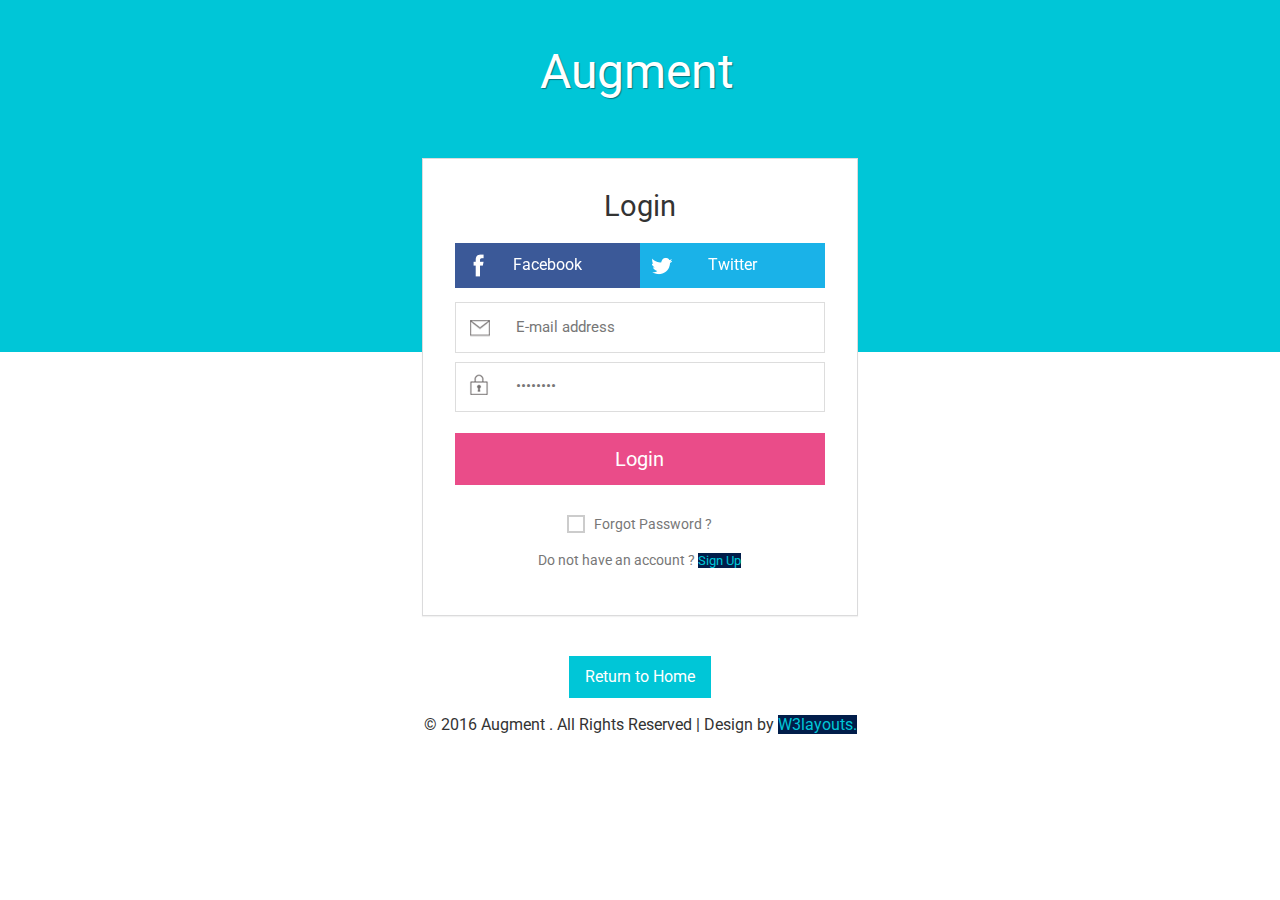
<file: firebase/public/login.html>
<!--
Author: W3layouts
Author URL: http://w3layouts.com
License: Creative Commons Attribution 3.0 Unported
License URL: http://creativecommons.org/licenses/by/3.0/
-->
<!DOCTYPE HTML>
<html>
<head>
<title>Augment an Admin Panel Category Flat Bootstrap Responsive Web Template | Login :: w3layouts</title>
<meta name="viewport" content="width=device-width, initial-scale=1">
<meta http-equiv="Content-Type" content="text/html; charset=utf-8" />
<meta name="keywords" content="Augment Responsive web template, Bootstrap Web Templates, Flat Web Templates, Android Compatible web template, 
Smartphone Compatible web template, free webdesigns for Nokia, Samsung, LG, SonyEricsson, Motorola web design" />
<script type="application/x-javascript"> addEventListener("load", function() { setTimeout(hideURLbar, 0); }, false); function hideURLbar(){ window.scrollTo(0,1); } </script>
 <!-- Bootstrap Core CSS -->
<link href="css/bootstrap.min.css" rel='stylesheet' type='text/css' />
<!-- Custom CSS -->
<link href="css/style.css" rel='stylesheet' type='text/css' />
<!-- Graph CSS -->
<link href="css/font-awesome.css" rel="stylesheet"> 
<!-- jQuery -->
<link href='//fonts.googleapis.com/css?family=Roboto:700,500,300,100italic,100,400' rel='stylesheet' type='text/css'>
<!-- lined-icons -->
<link rel="stylesheet" href="css/icon-font.min.css" type='text/css' />
<!-- //lined-icons -->
<script src="js/jquery-1.10.2.min.js"></script>
<!--clock init-->
</head> 
<body>
								<!--/login-->
								
									   <div class="error_page">
												<!--/login-top-->
												
													<div class="error-top">
													<h2 class="inner-tittle page">Augment</h2>
													    <div class="login">
														<h3 class="inner-tittle t-inner">Login</h3>
																<div class="buttons login">
																			<ul>
																				<li><a href="#" class="hvr-sweep-to-right">Facebook</a></li>
																				<li class="lost"><a href="#" class="hvr-sweep-to-left">Twitter</a> </li>
																				<div class="clearfix"></div>
																			</ul>
																		</div>
																<form>
																		<input type="text" class="text" value="E-mail address" onfocus="this.value = '';" onblur="if (this.value == '') {this.value = 'E-mail address';}" >
																		<input type="password" value="Password" onfocus="this.value = '';" onblur="if (this.value == '') {this.value = 'Password';}">
																		<div class="submit"><input type="submit" onclick="myFunction()" value="Login" ></div>
																		<div class="clearfix"></div>
																		
																		<div class="new">
																			<p><label class="checkbox11"><input type="checkbox" name="checkbox"><i> </i>Forgot Password ?</label></p>
																			<p class="sign">Do not have an account ? <a href="sign.html">Sign Up</a></p>
																			<div class="clearfix"></div>
																		</div>
																	</form>
														</div>

														
													</div>
													
													
												<!--//login-top-->
										   </div>
						
										  	<!--//login-->
										    <!--footer section start-->
										<div class="footer">
												<div class="error-btn">
															<a class="read fourth" href="index.html">Return to Home</a>
															</div>
										   <p>&copy 2016 Augment . All Rights Reserved | Design by <a href="https://w3layouts.com/" target="_blank">W3layouts.</a></p>
										</div>
									<!--footer section end-->
									<!--/404-->
<!--js -->
<script src="js/jquery.nicescroll.js"></script>
<script src="js/scripts.js"></script>
<!-- Bootstrap Core JavaScript -->
   <script src="js/bootstrap.min.js"></script>
</body>
</html>
</file>
<file: firebase/public/css/style.css>
/*
Author: W3layout
Author URL: http://w3layouts.com
License: Creative Commons Attribution 3.0 Unported
License URL: http://creativecommons.org/licenses/by/3.0/F
*/
html, body{
	font-family: 'Roboto', sans-serif;
    font-size: 100%;
  	overflow-x: hidden;
	background:#FFFFFF;
}
body a{
	transition:0.5s all;
	-webkit-transition:0.5s all;
	-moz-transition:0.5s all;
	-o-transition:0.5s all;
	-ms-transition:0.5s all;
	background:#011D4A;
}
a:focus, a:active, a:hover ,a.dropdown-toggle{
    outline: none;
    -webkit-transition: all 0.3s;
    -moz-transition: all 0.3s;
    transition: all 0.3s;
    color: #002561;
	text-decoration:none;
}
a {
    background-color:none;
}
body p{
  font-family: 'Roboto', sans-serif;
}
h1, h2, h3, h4, h5 {
    	font-family: 'Roboto', sans-serif;
}
a {
  color: #008DE7;
  font-weight:400;
}
a:hover { transition: all 200ms ease-in-out; }

.page-container {
  min-width: 1260px;
  position: relative;
  top: 0;
  left: 0;
  right: 0;
  bottom: 0;
  width: 100%;
  height: 100%;
  margin: 0px auto;
}
.left-content {
    float: right;
        width: 87%;
}
.page-container.sidebar-collapsed {
  transition: all 100ms linear;
  transition-delay: 300ms;

}
.page-container.sidebar-collapsed .left-content {

   float: right;
   width: 97%;
}
.page-container.sidebar-collapsed-back {
    transition: all 100ms linear;
}
.page-container.sidebar-collapsed-back .left-content {
  transition: all 100ms linear;
  -webkit-transition: all 0.3s ease;
    -moz-transition: all 0.3s ease;
    transition: all 0.3s ease;
	float: right;
    width:87%;
}
.page-container.sidebar-collapsed .sidebar-menu {
  width: 65px;
  transition: all 100ms ease-in-out;
  transition-delay: 300ms;
}

.page-container.sidebar-collapsed-back .sidebar-menu {
  width: 230px;
  transition: all 100ms ease-in-out;
}

.page-container.sidebar-collapsed .sidebar-icon {
   transform: rotate(90deg);
   transition: all 300ms ease-in-out;
   margin-right: 0.8em;
       margin-top: -8px;
	   color: #fff;
    background: #02BBCA;
    border-radius: 0;

}

.page-container.sidebar-collapsed-back .sidebar-icon {
  transform: rotate(0deg);
  transition: all 300ms ease-in-out;
}

.page-container.sidebar-collapsed .logo {
  padding: 21px 0;
      height: 63px;
  box-sizing: border-box;
  transition: all 100ms ease-in-out;
  transition-delay: 300ms;
    
}

.page-container.sidebar-collapsed-back .logo {
  width: 100%;
      padding: 13px 14px;
  height:60px;
  box-sizing: border-box;
  transition: all 100ms ease-in-out;
}

.page-container.sidebar-collapsed #logo {
    opacity: 0;
    transition: all 200ms ease-in-out;
    display: none;
}
.page-container.sidebar-collapsed .down {
    display: none;
}
.page-container.sidebar-collapsed-back #logo {
  opacity: 1;
  transition: all 200ms ease-in-out;
  transition-delay: 300ms;;
}

.page-container.sidebar-collapsed #menu span {
  opacity: 0;
  transition: all 50ms linear;
}

.page-container.sidebar-collapsed-back #menu span {
  opacity: 1;
  transition: all 200ms linear;
  transition-delay: 300ms;
}

.sidebar-menu {
     position: fixed;
    float: left;
    width: 230px;
    top: 0;
    left: 0;
    bottom: 0;
    background-color: #052963;
    color: #aaabae;
    box-shadow: 0px 0px 10px 0px rgb(58, 41, 31);
	-o-box-shadow: 0px 0px 10px 0px rgb(58, 41, 31);
	-webkit-box-shadow: 0px 0px 10px 0px rgb(58, 41, 31);
	-moz-box-shadow: 0px 0px 10px 0px rgb(58, 41, 31);
   z-index: 999;
}
#menu {
  list-style: none;
  margin: 0;
  padding: 0;
  margin-bottom: 20px;
}

#menu li {
  position: relative;
  margin: 0;
      border-bottom: 1px ridge rgba(6, 26, 68, 0.96);
    padding: 0;
  padding: 0;
}

#menu li ul {
  opacity: 0;
  height: 0px;
}

#menu li a {
 font-style: normal;
    font-weight: 400;
    position: relative;
    display: block;
    padding: 13px 20px;
    color: #fff;
    white-space: nowrap;
    z-index: 2;
    background-color: #021F4E;
    font-size:0.9em;
    font-family: 'Roboto', sans-serif;
	border:none;
	    border-left: 4px solid #021F4E;
}

#menu li a:hover {
  color: #ffffff;
  background-color:#002561;
  transition: color 250ms ease-in-out, background-color 250ms ease-in-out;
   border-left: 4px solid #00C6D7;
}

#menu li.active > a {
  background-color: #2b303a;
  color: #ffffff;
}

#menu ul li {background-color:#00C6D7; }

#menu ul {
  list-style-type: none;
  margin: 0;
  padding: 0;
}

#menu li ul {
  position: absolute;
  visibility: hidden;
  left: 100%;
  top: -1px;
  background-color: #2b303a;
  box-shadow: 0px 0px 10px 0px rgba(0, 0, 0, 0.5);
  opacity: 0;
  transition: opacity 0.1s linear;
  border-top: 1px solid rgba(69, 74, 84, 0.7);
}

#menu li:hover > ul {
  visibility: visible;
  opacity: 1;
}
li#menu-mensagens,li#menu-arquivos {
background-color:#00C6D7!important;
}
#menu li li ul {
  right: 100%;
  visibility: hidden;
  top: -1px;
  opacity: 0;
  transition: opacity 0.1s linear;
}

#menu li li:hover ul {
  visibility: visible;
  opacity: 1;
}

#menu .fa { margin-right: 5px; }

.logo {
    width: 100%;
       padding: 14px 14px;
    box-sizing: border-box;
}

.sidebar-icon {
       margin-top: -2px;
    border: 1px solid #00C6D7;
    text-align: right;
    line-height: 1;
    font-size: 19px;
    padding: 8px 10px;
    border-radius: 0px;
    color: #fff;
    background: #02BBCA;
    float: right;
}
ul#menu i {
    font-size: 1.1em;
    margin-right: 6px;
	    width: 10%;
}
ul#menu-academico-sub {
    z-index: 999;
}
li#menu-academico{
 z-index: 999;
}
/*#logo
{
    width: 150px;
    height: 64px;
    vertical-align: middle;
    -webkit-filter: drop-shadow(0px 0px 10px rgba(0,0,0,0.5));
}*/

.fa-html5 {
  color: #fff;
  margin-left: 50px;
}
.menu {
    text-align: left;
}
/*--down--*/
.down ul li {
    list-style: none;
    display: inline-block;
	margin: 0 10px;
}
span.name-caret {
    margin: 10px 0px 3px 0px;
    font-size: 1.4em;
    color: #00C6D7;
    display: block;
    text-align: center;
    font-weight: 400;
}
.down  a img {
         border-radius: 50%;
    -o-border-radius: 50%;
    -moz-border-radius: 50%;
    -webkit-border-radius: 50%;
    border: 3px solid #002561;
}

.down{
	padding: 26px 0 30px;
    text-align: center;
      background: #fff;
}
.dropdown-menu li a i{
    font-size: 14px;
    margin-right: 6%;	
	    color: #879498;
}
.down p {
    font-size: 0.9em;
    color: #777;
    padding: 5px 8px;
}
.down ul {
 padding:0;
 margin:0;
}
.down ul li a {
    color: #fff;
    background: none;
	    text-decoration: none;
}
.down i {
    font-size: 1.2em;
	color:#00C6D7;
	vertical-align: middle;
}
i.lnr.lnr-user {
    font-size: 1.07em;
}
i.lnr.lnr-power-switch {
    font-size: 1.3em;
}
a.tooltips {
  position: relative;
  display: inline;
}
a.tooltips span {
     position: absolute;
    width: 65px;
    color: #FFFFFF;
    background: #09367D;
    height:28px;
    line-height: 30px;
    text-align: center;
    visibility: hidden;
    font-size: 0.8em;
}
a.tooltips span:after {
  content: '';
  position: absolute;
  bottom: 100%;
  left: 50%;
  margin-left: -8px;
  width: 0; height: 0;
  border-bottom: 8px solid #09367D;
  border-right: 8px solid transparent;
  border-left: 8px solid transparent;
}
a:hover.tooltips span {
  visibility: visible;
  opacity: 0.8;
  top: 30px;
  left: 50%;
  margin-left: -38px;
  z-index: 999;
}
/*--//down--*/
/*--/top_header--*/
span#logo h1 {
         font-size: 2em;
    color: #fff;
    margin: 0;
    text-decoration: none;
    text-transform: capitalize;
    font-weight: 300;
}
.srch button{
cursor: pointer;
    background: url('../images/search.png') no-repeat 26px 19px rgba(3, 182, 197, 0.68);
    width: 80px;
    height:66px;
    display: block;
    border: none;
    outline: none;
    position: absolute;
    top: 0px;
    left: 21%;
}
.main-search{
       float: right;
    background: #002561;
    width: 20%;
    height: 60px;
    padding: 15px 15px 69px 17px;
    border: 1px solid #C6CCD6;
    position: absolute;
    z-index:99999;
        top: 75px;
    left: 248px;
}
.main-search:after {
	content: '';
    position: absolute;
    left: 114px;
    top: -10px;
    border-left: 12px solid rgba(0, 0, 0, 0);
    border-right: 12px solid rgba(0, 0, 0, 0);
    border-bottom: 12px solid #002561;
}
.main-search form{
	position:relative;
	background:#fff;
}
.main-search input[type="text"],.main-search input[type="submit"]{
	display:inline-block;
	border:none;
	color:#5d5d5d;
	outline:none;
	width:inherit;
	padding:inherit;
	font-size:14px;
	margin:inherit;
	-webkit-appearance: none;
	margin:0;
}
.main-search input[type="text"]{
	background:none;
	padding:10px;
	width:89%;
}
.main-search input[type="text"]:focus{
	color:#5d5d5d;
}
.main-search input[type="submit"]{
	position: absolute;
	top: 9px;
    right: 9px;
	background:url('../images/search2.png') no-repeat -0px -0px;
	height: 25px;
	width: 25px;
	cursor:pointer;
}
.close{
    color: #333;
        padding: 2px 3px 0px 0px;
    cursor: pointer;
    opacity: .9;
}
.close:hover {
    opacity: 0.8;
}
/*--- User Panel---*/
.profile_details_left {
        float: right;
           width: 25%;
}
.dropdown {
    position: relative;
    list-style: none;
}
.dropdown-menu2{
	padding: 0;
	position:absolute;
	top: 133%;
    left: 0;
	z-index:1000;
	display:none;
	float:left;
	min-width:250px;
	margin:1px 0 0;
	font-size:14px;
	list-style:none;
	 -webkit-transition: all 0.5s ease-out;
    -moz-transition: all 0.5s ease-out;
    -ms-transition: all 0.5s ease-out;
    -o-transition: all 0.5s ease-out;
    transition: all 0.5s ease-out;
	background-color:#fff;
	border:1px solid #ccc;
	border:1px solid rgba(0,0,0,0.15);
	-webkit-box-shadow: 0px 1px 5px rgba(184, 201, 241, 0.75);
	-moz-box-shadow: 0px 1px 5px rgba(184, 201, 241, 0.75);
	-o-box-shadow: 0px 1px 5px rgba(184, 201, 241, 0.75);
	box-shadow: 0px 1px 5px rgba(184, 201, 241, 0.75);
	background-clip:padding-box;
}
.export-nav{
	margin:10px 0 0;
}
.open > .dropdown-menu2 {
  opacity:1;
}
ul.dropdown-menu.two {
       padding: 0;
    min-width: 234px;
    top: 99%;
        left: -147px;
}
ul.dropdown-menu.two li a .badge {
    background: #ff5454;
    border: 2px solid white;
    position: absolute;
    top: 9px;
    right: 3px;
    font-size: 8px;
    line-height: 8px;
    padding: 4px 6px;
    -webkit-border-radius: 50em;
    -moz-border-radius: 50em;
    border-radius: 50em;
    min-width: 0;
}
.dropdown-menu2 {
   opacity:.3;
   -webkit-transform-origin: top;
   transform-origin: top;
   -ms-transform-origin: top;
   -moz-transform-origin: top;
   -o-transform-origin: top;
  -webkit-animation-fill-mode: forwards;
   -moz-animation-fill-mode: forwards; 
   -o-animation-fill-mode: forwards; 
   -mz-animation-fill-mode: forwards; 
   animation-fill-mode: forwards; 
  -webkit-transform: scale(1, 0);
  -moz-transform: scale(1, 0);
  -o-transform: scale(1, 0);
  -ms-transform: scale(1, 0);
  transform: scale(1, 0);
  display: block; 
  transition: all 0.2s linear;
  -webkit-transition: all 0.2s linear;
  -ms-transition: all 0.2s linear;
   -moz-transition: all 0.2s linear;
    -o-transition: all 0.2s linear;
}
ul#menu-mensagens-sub,li#menu-mensagens-enviadas{
z-index:9999;

}
li#menu-mensagens-enviadas,li#menu-mensagens,li#menu-academico-avaliacoes,li#menu-mensagens-recebidas,li#menu-academico-boletim{
    background-color: #021F4E;
	    border-bottom: 1px ridge #002561;
		z-index:9999;
}
.dropdown-menu2 li{
	margin-left:0;
	float:none;
	width: 100%;
}

.dropdown-menu2 li a{
	 border-radius:0;
	-webkit-border-radius:0;
	-moz-border-radius:0;
	-o-border-radius:0;
	border:none;
	border-bottom:1px solid #E4E4E4;
}
.dropdown-menu2 li a:hover {
	border:none;
	border-bottom:1px solid #E4E4E4;
}
.dropdown-menu2 li.odd{
	background:rgba(0, 0, 0, 0.02);
}
li.dropdown.note {
    background: #00c6d7;
    border-left: 1px solid rgba(1, 189, 206, 0.93);
    display: inline-block;
    float: left;
	    cursor: pointer;
}
li.dropdown.note a {
    padding: 1.4em 2em;
	    display: block;
}
li.dropdown.note:hover {
background:#14BFCE;
}
ul.nofitications-dropdown {
    padding: 0;
    margin: 0;
}
li.dropdown.head-dpdn:nth-child(2) {
    
}
li.dropdown.head-dpdn:nth-child(3) {
	border:none;
}
.notification_header{
	background-color:#FAFAFA;
	padding: 10px 15px;
	border-bottom:1px solid rgba(0, 0, 0, 0.05);
}
li.dropdown.note i{
 font-size:1.2em;
 color:#fff;
}
.notification_header h3{	
	    color:#37474f;
    font-size: 12px;
    font-weight: 600;
    margin: 5px 0 0 0;
    text-transform: uppercase;
}
.notification_bottom{
	    padding:12px 0;
    text-align: center;
    background-color: #f3f7f9;
}
.notification_bottom a {
    color: #00C6D7;
}
.notification_bottom a {
    color:#F44336;
}
.notification_bottom a:hover {
    color:#999;
}
.notification_bottom h3 a{	
	color: #717171;
	font-size:12px;
	border-radius:0;
	border:none;
	padding:0;
	text-align:center;
}
.notification_bottom h3 a:hover{	
	color:#4A4A4A;
	text-decoration:underline;
	background:none;
}
.user_img{
	float:left;
	width:15%;
}
.user_img img{
	max-width:100%;
	display:block;
	border-radius:2em;
	-webkit-border-radius:2em;
	-moz-border-radius:2em;
	-o-border-radius:2em;
}
.notification_desc{
	float:left;
	width:80%;
	margin-left:5%;
}
.notification_desc p{
	color:#757575;
	font-size:13px;
	padding:2px 0;
}
.wrapper-dropdown-2 .dropdown li a:hover .notification_desc p{
	color:#424242;
}
.notification_desc p span{
	color: #bbb!important;
    font-size: 11px;
}
.candile {
    margin-top: 2em;
}
/*** Profile Details **/
.profile_picture{
	text-align:center;
}
.profile_picture a{
	display:block;
}
.profile_picture > a {
	display: block;
	margin:0 auto;
    border-radius:8em;
    -webkit-border-radius:8em;
    -moz-border-radius:8em;
    -o-border-radius:8em;
    width:100px;
    height:100px;
}
.profile_picture_name{
	padding-top:20px;
}
.profile_picture_name h2{
	margin-bottom:5px;
	font-size:20px;
	color: #535351;
	font-weight:600;
}
.profile_picture_name p{
	font-size:12px;
	color: #BCBCBC;
	line-height: 1.6em;
}
.articles_list li {
	display:block;
	padding:15px 0;
	border-bottom:1px solid #F8F8F8;
}
.articles_list li a{
	display:block;
	color:#909090;
	font-size:12px;
	text-align:left;
	-webkit-transition: all 0.2s ease-in-out;
	-moz-transition: all 0.2s ease-in-out;
	-o-transition: all 0.2s ease-in-out;
	transition: all 0.2s ease-in-out;
	cursor:pointer;
}
.articles_list li a:hover{
	color:#65CEA7;
}
.articles_list li a i{
	display:inline-block;
	margin-right:8px;
	font-size:20px;
	vertical-align:top;
}
.articles_list li a i span{
	font-size:25px;
	color:#FFF;
}
/*Progress bars*/
.progress {
	    height: 9px;
    margin-top: 8px;
    margin-bottom: 8px;
    overflow: hidden;
    background: #e1e1e1;
    z-index: 1;
    cursor: pointer;
}
.task-info .percentage{
	float:right;
	height:inherit;
	line-height:inherit;
}
.task-desc{
	font-size:12px;
}
.wrapper-dropdown-3 .dropdown li a:hover span.task-desc {
	color:#65cea7;
}
.progress .bar {
		z-index: 2;
		height:15px; 
		font-size: 12px;
		color: white;
		text-align: center;
		float:left;
		-webkit-box-sizing: content-box;
		-moz-box-sizing: content-box;
		-ms-box-sizing: content-box;
		box-sizing: content-box;
		-webkit-transition: width 0.6s ease;
		  -moz-transition: width 0.6s ease;
		  -o-transition: width 0.6s ease;
		  transition: width 0.6s ease;
	}
.progress-striped .yellow{
	background:#f0ad4e;
} 
.progress-striped .green{
	background:#5cb85c;
} 
.progress-striped .light-blue{
	background:#5bc0de;
} 
.progress-striped .red{
	background:#d9534f;
} 
.progress-striped .blue{
	background:#428bca;
} 
.progress-striped .bar {
  background-image: -webkit-gradient(linear, 0 100%, 100% 0, color-stop(0.25, rgba(255, 255, 255, 0.15)), color-stop(0.25, transparent), color-stop(0.5, transparent), color-stop(0.5, rgba(255, 255, 255, 0.15)), color-stop(0.75, rgba(255, 255, 255, 0.15)), color-stop(0.75, transparent), to(transparent));
  background-image: -webkit-linear-gradient(45deg, rgba(255, 255, 255, 0.15) 25%, transparent 25%, transparent 50%, rgba(255, 255, 255, 0.15) 50%, rgba(255, 255, 255, 0.15) 75%, transparent 75%, transparent);
  background-image: -moz-linear-gradient(45deg, rgba(255, 255, 255, 0.15) 25%, transparent 25%, transparent 50%, rgba(255, 255, 255, 0.15) 50%, rgba(255, 255, 255, 0.15) 75%, transparent 75%, transparent);
  background-image: -o-linear-gradient(45deg, rgba(255, 255, 255, 0.15) 25%, transparent 25%, transparent 50%, rgba(255, 255, 255, 0.15) 50%, rgba(255, 255, 255, 0.15) 75%, transparent 75%, transparent);
  background-image: linear-gradient(45deg, rgba(255, 255, 255, 0.15) 25%, transparent 25%, transparent 50%, rgba(255, 255, 255, 0.15) 50%, rgba(255, 255, 255, 0.15) 75%, transparent 75%, transparent);
  -webkit-background-size: 40px 40px;
  -moz-background-size: 40px 40px;
  -o-background-size: 40px 40px;
  background-size: 40px 40px;
}
.progress.active .bar {
  -webkit-animation: progress-bar-stripes 2s linear infinite;
  -moz-animation: progress-bar-stripes 2s linear infinite;
  -ms-animation: progress-bar-stripes 2s linear infinite;
  -o-animation: progress-bar-stripes 2s linear infinite;
  animation: progress-bar-stripes 2s linear infinite;
}
@-webkit-keyframes progress-bar-stripes {
  from {
    background-position: 40px 0;
  }
  to {
    background-position: 0 0;
  }
}
@-moz-keyframes progress-bar-stripes {
  from {
    background-position: 40px 0;
  }
  to {
    background-position: 0 0;
  }
}
@-ms-keyframes progress-bar-stripes {
  from {
    background-position: 40px 0;
  }
  to {
    background-position: 0 0;
  }
}
@-o-keyframes progress-bar-stripes {
  from {
    background-position: 0 0;
  }
  to {
    background-position: 40px 0;
  }
}
@keyframes progress-bar-stripes {
  from {
    background-position: 40px 0;
  }
  to {
    background-position: 0 0;
  }
}
/********* profile details **********/
.profile_details{
	float: right;
    margin: 0 4.8em 0 1em;
}
.profile_details_drop .lnr.lnr-chevron-up{
	display:none;
}
.profile_details_drop.open .lnr.lnr-chevron-up{
    display:block;
}
.profile_details_drop.open .lnr.lnr-chevron-down{
	display:none;
}
ul.dropdown-menu2.drpdwn-meu2 {
    top: 102%;
}
ul.dropdown-menu.two{
       -webkit-transform-origin: 100% 0;
    -ms-transform-origin: 100% 0;
    -o-transform-origin: 100% 0;
    transform-origin: 100% 0;
    -webkit-animation-duration: .3s;
    -o-animation-duration: .3s;
    animation-duration: .3s;
    background: #fff;
       border: 1px solid #CECDCD;
	
}
ul.dropdown-menu.two.one {
    min-width: 163px;
    top: 99%;
    left: -82px;
}
.dropdown-menu.two li {
    border-top: 1px solid #e4eaec;
	    border-bottom: 0;
}
ul.dropdown-menu.two.drp-mnu {
    min-width: 125px;
	top:94%;
}
ul.dropdown-menu.two.drp-mnu li a {
    display: inline-flex;
    width: 100%;
    text-align: center;
    padding:.5em 0 0.5em 1.5em;
}
ul.dropdown-menu.two li a {
    padding: 6px 10px;
}
.notification_bottom a {
    padding: 6px 10px;
    color: #00C6D7;
}
ul.dropdown-menu.two.drp-mnu li a i {
    width: 24px;
    line-height: 17px;
    height: 20px;
}
.profile_img span{
	float:left;
	display:block;
	width:40px;
	height:40px;
	border-radius:3em;
	-webkit-border-radius:3em;
	-moz-border-radius:3em;
	-o-border-radius:3em;
	  -webkit-background-size: cover;
	  -moz-background-size: cover;
	  -o-background-size: cover;
	  background-size: cover;
}
.span_4 {
    padding: 0;
}
.user-name{
	 float:left;
	 margin-top:8px;
	 margin-left:5px;
	 height:35px;
	 width:45%;
}
.profile_details ul li{
	list-style-type:none;
	width:87%;
}
.user-name p{
	font-size:14px;
	color:#F44336;
	line-height:1em;
	font-weight:700;
}
.user-name p span{
	font-size:10px;
	font-style:italic;
	color:#424f63;
	font-weight:normal;
}
/**** icon dropdown ******/
.wrapper-dropdown-4 i.dropdown-icon{
	width:20px;
	height:20px;
	display:block;
	background:url(../images/up-down.png) no-repeat -8px -24px;
	margin-top:13px;
	float:right;
}
.wrapper-dropdown-4 .dropdown-menu2 li:first-child a{
	border-top:none;
}
.wrapper-dropdown-4 .dropdown-menu2{
	min-width:160px;
}
.wrapper-dropdown-4 .dropdown-menu2 li a {
    display: block;
    text-decoration: none;
    color:#5A5A5A;
    font-size:12px;
    background:#FFF;
    border:none;
    border-top:1px solid #F0F0F0;
    padding:8px;
    transition: all 0.3s ease-out;
    -webkit-transition: all 0.3s ease-out;
    -moz-transition: all 0.3s ease-out;
    -o-transition: all 0.3s ease-out;
    border-radius:0;
}
.wrapper-dropdown-4 .dropdown-menu2 li a i {
	display:inline-block;
}
/* Hover state */
.wrapper-dropdown-4 li:hover a {
    color: #FFF;
    background:#B8C9F1;
}
/* Active state */
.wrapper-dropdown-4.open i.dropdown-icon{
    background-position:-8px -4px;
}
span.text {
    font-size: 1em;
    color: #fff;
    margin-left: 10px;
	text-decoration:none;
}
span.badge {
    font-size: 11px;
    font-weight: bold;
    color: #FFF;
    background: #052963;
    line-height: 17px;
    width: 20px;
    height: 20px;
    border-radius: 2em;
    -webkit-border-radius: 2em;
    -moz-border-radius: 2em;
    -o-border-radius: 2em;
    text-align: center;
    display: inline-block;
    position: absolute;
        top: 11%;
    padding: 2px 0 0;
    left: 60%;
}
a.deutsch img,a.ukrainian img,a.english img,a.espana img,a.russian img {
    margin-right: 10px;
}
/* DEMO 3 */

.wrapper-dropdown-3 {
    position: relative;
    width:90px;
    margin: 0 auto;
    padding: 20px 10px;
    background: #00C6D7;
    border-radius: 0;
    cursor: pointer;
    outline: none;
    font-weight: 400;
    color: #fff;
}

.wrapper-dropdown-3:after {
    content: "";
    width: 0;
    height: 0;
    position: absolute;
    right: 10px;
    top: 50%;
    margin-top: -3px;
    border-width: 6px 6px 0 6px;
    border-style: solid;
    border-color: #06909C transparent;
}
.wrapper-dropdown-3 .dropdown {
  /* Size & position */
    position: absolute;
    top:113%;
    left: 0;
    right: 0;
  /* Styles */
    background: white;
    border-radius: inherit;
    border: 1px solid rgba(0,0,0,0.17);
    box-shadow: 0 0 5px rgba(0,0,0,0.1);
    font-weight: normal;
    -webkit-transition: all 0.5s ease-in;
    -moz-transition: all 0.5s ease-in;
    -ms-transition: all 0.5s ease-in;
    -o-transition: all 0.5s ease-in;
    transition: all 0.5s ease-in;
    list-style: none;

    /* Hiding */
    opacity: 0;
    pointer-events: none;
}
.wrapper-dropdown-3 .dropdown:after {
    content: "";
    width: 0;
    height: 0;
    position: absolute;
    bottom: 100%;
    right: 15px;
    border-width: 0 6px 6px 6px;
    border-style: solid;
    border-color: #fff transparent;   
	display:none;	
}

.wrapper-dropdown-3 .dropdown:before {
    content: "";
    width: 0;
    height: 0;
    position: absolute;
    bottom: 100%;
    left: 13px;
    border-width: 0 8px 8px 8px;
    border-style: solid;
    border-color: rgba(0,0,0,0.1) transparent;  
    display:none;		
}

.wrapper-dropdown-3 .dropdown li a {
        display: block;
    padding: 10px 20px;
    text-decoration: none;
    color: #333;
    border-bottom: 1px solid #e6e8ea;
    box-shadow: inset 0 1px 0 rgba(255,255,255,1);
    -webkit-transition: all 0.3s ease-out;
    -moz-transition: all 0.3s ease-out;
    -ms-transition: all 0.3s ease-out;
    -o-transition: all 0.3s ease-out;
    transition: all 0.3s ease-out;
    font-size: 0.9em;
}

.wrapper-dropdown-3 .dropdown li i {
    float: right;
    color: inherit;
}
ul.dropdown {
    width:120px;
    padding: 0;
    z-index: 999;
}
.wrapper-dropdown-3 .dropdown li:first-of-type a {
    border-radius: 7px 7px 0 0;
}

.wrapper-dropdown-3 .dropdown li:last-of-type a {
    border: none;
    border-radius: 0 0 7px 7px;
}

/* Hover state */

.wrapper-dropdown-3 .dropdown li:hover a {
    background: #f3f8f8;
}

/* Active state */

.wrapper-dropdown-3.active .dropdown {
    opacity: 1;
    pointer-events: auto;
}

/* No CSS3 support */

.no-opacity       .wrapper-dropdown-3 .dropdown,
.no-pointerevents .wrapper-dropdown-3 .dropdown {
    display: none;
    opacity: 1; /* If opacity support but no pointer-events support */
    pointer-events: auto; /* If pointer-events support but no pointer-events support */
}

.no-opacity       .wrapper-dropdown-3.active .dropdown,
.no-pointerevents .wrapper-dropdown-3.active .dropdown {
    display: block;
}


.header-section {
    background:#00c6d7;
	box-shadow: 2px 0 6px rgba(1, 70, 76, 0.68);
	    -webkit-box-shadow: 2px 0 6px rgba(1, 70, 76, 0.68);
    -moz-box-shadow: 2px 0 6px rgba(1, 70, 76, 0.68);
    -o-box-shadow: 2px 0 6px rgba(1, 70, 76, 0.68);
}
/*--//top_header--*/
/*--/inner-content-start--*/
.outter-wp {
    padding: 1.5em 1.5em;
	    margin-bottom: 2em;
}
.widget {
       width: 23.5%;
    padding: 0px;
}
.widget.states-mdl {
    margin: 0 2%;
}
.widget.states-thrd {
    margin-right: 2%;
}
.stats-left {
       float: left;
    width: 60%;
    background-color: #052963;
    text-align: center;
    padding: 0.58em;
    box-shadow: 0 1px 1px rgba(0,0,0,.05);
    -o-box-shadow: 0 1px 1px rgba(0,0,0,.05);
    -webkit-box-shadow: 0 1px 1px rgba(0,0,0,.05);
    -moz-box-shadow: 0 1px 1px rgba(0,0,0,.05);

}
.states-mdl .stats-left {
    background-color: #00C6D7;
}

.states-mdl .stats-right {
	  border: none;
    border-right: 2px solid #00C6D7;
}
.states-last .stats-left {
    background-color: #00C6D7;
	 border: none;
}
.states-last.stats-right {
    background-color: #eee;
	 border: none;
    border-right: 2px solid #00C6D7;
}
.states-thrd .stats-left {
 background-color: #052963;
}
.widget.states-last .stats-right {
	  border: none;
       border-right: 2px solid #00C6D7;
}
.stats-right {
       float: right;
    width: 40%;
    text-align: center;
    padding: 1.5em 0.2em;
    background-color: #eee;
    border: none;
       border-right: 2px solid #052963;
	    box-shadow: 0 1px 1px rgba(0,0,0,.05);
    -o-box-shadow: 0 1px 1px rgba(0,0,0,.05);
    -webkit-box-shadow: 0 1px 1px rgba(0,0,0,.05);
    -moz-box-shadow: 0 1px 1px rgba(0,0,0,.05);
}
.stats-left h5 {
    color: #fff;
    font-size: 1em;
}
.stats-left h4 {
    font-size: 2em;
    color: #fff;
    margin-top: 10px;
	font-weight: 400;
}
.stats-right label {
    font-size: 2em;
    color: #3E3D3D;
}
/*--/charts--*/
.charts {
    margin: 2em 0;
}
.chrt {
    background: #f5f5f5;
    padding: 2em 2em;
    border: 1px solid #ddd;
}
.chrt h2,h3.sub-tittle {
    font-size: 2em;
    font-weight: 400;
    color: #333;
    margin-top: 0;
	text-align:left;
}
.chrt-inner {
    margin: 2em 0;
}
.chrt-two,.chrt-three {
        padding: 2em 2em;
    background: #fff;
    width: 49%;
    margin-right: 2%;
   box-shadow: 0 1px 1px rgba(0,0,0,.05);
    -o-box-shadow: 0 1px 1px rgba(0,0,0,.05);
    -webkit-box-shadow: 0 1px 1px rgba(0,0,0,.05);
    -moz-box-shadow: 0 1px 1px rgba(0,0,0,.05);
    border: 1px solid #E7E7E8;
}
.chrt-three {
margin-right:0;
}
h3.sub-tittle {
    margin-bottom: 0.5em;
}
canvas#viewport {
    width:600px!important;
    height:550px!important;
}
.map-1 {
 box-shadow: 0 1px 1px rgba(0,0,0,.05);
    -o-box-shadow: 0 1px 1px rgba(0,0,0,.05);
    -webkit-box-shadow: 0 1px 1px rgba(0,0,0,.05);
    -moz-box-shadow: 0 1px 1px rgba(0,0,0,.05);
    border: 1px solid #E7E7E8;
    padding: 2em 2em;
    width: 49%;
    margin-right: 2%;
	    background: #fff;
}
.graph-visualization {
  margin: 2em 0 0 0;

}
button#randomizeData {
	    background: #002561;
    font-size: 0.9em;
    color: #fff;
    outline: none;
    border: none;
    padding: 7px 10px;
    margin: 1.6em 0 1em 0;
}
.map-2 {
    width: 49%;
       float: right;
    margin: 0;
    padding: 0;
}
rect.highcharts-background {
  fill: #f5f5f5;
    padding: 5em!important;
}

text.highcharts-title {
    color: #999!important;
    fill: #999!important;
	}
	/* dev table */
.dev-table {
  display: table;
  width: 100%;
}
.dev-table .dev-row {
  display: table-row;
  width: auto;
  clear: both;
}
.dev-table .dev-col {
  display: table-cell;
  vertical-align: middle;
      padding: 0;
}
.dev-col.mid {
    padding: 0 18px;
}
@media all and (max-width: 992px) {
  .dev-table {
    display: block;
    float: left;
  }
  .dev-table .dev-row {
    display: block;
    float: left;
    width: 100%;
  }
  .dev-table .dev-col {
    display: block;
    float: left;
    width: 100%;
  }
}
/* ./dev table */
.dev-popup {
  position: absolute;
  top: 100%;
  right: 0px;
  z-index: 999;
  margin-top: 10px;
  width: 300px;
  display: none;
  background: #ffffff;
  border: 1px solid #e7ebf1;
  -webkit-border-top-right-radius: 5px;
  -webkit-border-bottom-right-radius: 0;
  -webkit-border-bottom-left-radius: 0;
  -webkit-border-top-left-radius: 0;
  -moz-border-radius-topright: 5px;
  -moz-border-radius-bottomright: 0;
  -moz-border-radius-bottomleft: 0;
  -moz-border-radius-topleft: 0;
  border-top-right-radius: 5px;
  border-bottom-right-radius: 0;
  border-bottom-left-radius: 0;
  border-top-left-radius: 0;
  -moz-background-clip: padding-box;
  -webkit-background-clip: padding-box;
  background-clip: padding-box;
  -moz-border-radius: 5px;
  -webkit-border-radius: 5px;
  border-radius: 5px;
  -moz-box-shadow: 0 2px 10px rgba(0, 0, 0, 0.1);
  -webkit-box-shadow: 0 2px 10px rgba(0, 0, 0, 0.1);
  box-shadow: 0 2px 10px rgba(0, 0, 0, 0.1);
}
.dev-popup .dev-popup-header {
  float: left;
  width: 100%;
}
.dev-popup .dev-popup-body {
  float: left;
  width: 100%;
  padding: 10px;
}
.dev-popup .dev-popup-body .form-group:last-child {
  margin-bottom: 0px;
}
.dev-popup:after,
.dev-popup:before {
  bottom: 100%;
  left: 50%;
  border: solid transparent;
  content: " ";
  height: 0;
  width: 0;
  position: absolute;
  pointer-events: none;
}
.dev-popup:after {
  border-color: rgba(255, 255, 255, 0);
  border-bottom-color: #FFF;
  border-width: 5px;
  margin-left: -5px;
}
.dev-popup:before {
  border-color: rgba(240, 240, 240, 0);
  border-bottom-color: #e7ebf1;
  border-width: 6px;
  margin-left: -6px;
}
.dev-page .dev-page-header .dev-popup {
  -webkit-animation-duration: 100ms;
  animation-duration: 100ms;
  -webkit-animation-fill-mode: both;
  animation-fill-mode: both;
  -webkit-animation-name: zoomIn;
  animation-name: zoomIn;
}
.dev-page .dev-page-header .dev-popup:after,
.dev-page .dev-page-header .dev-popup:before {
  left: auto;
  right: 22.5px;
}
.popover {
  font-size: 12px;
  border-color: #e7ebf1;
  padding: 0px;
  -webkit-border-top-right-radius: 5px;
  -webkit-border-bottom-right-radius: 0;
  -webkit-border-bottom-left-radius: 0;
  -webkit-border-top-left-radius: 0;
  -moz-border-radius-topright: 5px;
  -moz-border-radius-bottomright: 0;
  -moz-border-radius-bottomleft: 0;
  -moz-border-radius-topleft: 0;
  border-top-right-radius: 5px;
  border-bottom-right-radius: 0;
  border-bottom-left-radius: 0;
  border-top-left-radius: 0;
  -moz-background-clip: padding-box;
  -webkit-background-clip: padding-box;
  background-clip: padding-box;
  -moz-border-radius: 5px;
  -webkit-border-radius: 5px;
  border-radius: 5px;
  -moz-box-shadow: 0 2px 10px rgba(0, 0, 0, 0.1);
  -webkit-box-shadow: 0 2px 10px rgba(0, 0, 0, 0.1);
  box-shadow: 0 2px 10px rgba(0, 0, 0, 0.1);
}
.popover.right > .arrow {
  border-right-color: #e7ebf1;
}
.popover.left > .arrow {
  border-left-color: #e7ebf1;
}
.popover.top > .arrow {
  border-top-color: #e7ebf1;
}
.popover.bottom > .arrow {
  border-bottom-color: #e7ebf1;
}
.popover .popover-title {
  border-bottom: 0px;
  background: #fafafa;
}
.dev-widget {
    float: left;
    width: 100%;
    height: 100%;
    background:#fff;
    padding: 15px;
    margin-bottom: 20px;
    position: relative;
    transition-timing-function: cubic-bezier(0.175, 0.885, 0.32, 1.275);
    transition-duration: 400ms;
	text-align:left;
 box-shadow: 0 1px 1px rgba(0,0,0,.05);
    -o-box-shadow: 0 1px 1px rgba(0,0,0,.05);
    -webkit-box-shadow: 0 1px 1px rgba(0,0,0,.05);
    -moz-box-shadow: 0 1px 1px rgba(0,0,0,.05);
    border: 1px solid #E7E7E8;
}
.dev-widget:hover {
    z-index: 10;
    background:#002561;
    color: #f0f4f6;
}
.dev-widget:hover .dev-drop {
    text-decoration: none;
    background:#00C6D7;
    bottom: -39px;
    -webkit-opacity: 1;
    -khtml-opacity: 1;
    -moz-opacity: 1;
    -ms-filter: progid:DXImageTransform.Microsoft.Alpha(opacity=100);
    filter: alpha(opacity=100);
    opacity: 1;

}
.dev-widget .dev-drop {
    line-height: 20px;
    padding: 10px 15px;
    position: absolute;
    left: 0px;
    bottom: 0px;
    width: 100%;
    -webkit-opacity: 0;
    -khtml-opacity: 0;
    -moz-opacity: 0;
    -ms-filter: progid:DXImageTransform.Microsoft.Alpha(opacity=0);
    filter: alpha(opacity=0);
    opacity: 0;
    filter: alpha(opacity = 0*100);
    transition-property: bottom, opacity;
    transition-duration: 400ms;
    color: #f0f4f6;
}
.bottom-grids {
    margin-bottom: 3em;
	}
	ul#clock li{
    border: none;
}

#clock {
    position: relative;
    width: 185px;
    height: 185px;
    margin: -95px auto 0;
    background: url(../images/clockface.png) no-repeat;
    list-style: none;
}

#sec, #min, #hour {
    position: absolute;
    width: 15px;
    height: 185px;
    top: 0px;
    left: 83px;
}

#sec {
    background: url(../images/sechand.png);
    z-index: 3;
    overflow: hidden;
}

#min {
    background: url(../images/minhand.png);
    z-index: 2;
}

#hour {
    background: url(../images/hourhand.png);
    z-index: 1;
}
.area-charts {
       margin: 0.5em 0 1.5em 0;
}
.panel-chrt {
       padding: 3.7em 2em;
    background-color:#fff;
    box-shadow: 0 1px 1px rgba(0,0,0,.05);
    -o-box-shadow: 0 1px 1px rgba(0,0,0,.05);
    -webkit-box-shadow: 0 1px 1px rgba(0,0,0,.05);
    -moz-box-shadow: 0 1px 1px rgba(0,0,0,.05);
    border: 1px solid #E7E7E8;
	  width: 49%;
}
.tini-time-line {
    padding: 2em 2em;
    background: #fff;
       width: 49%;
    float: right;
	 box-shadow: 0 1px 1px rgba(0,0,0,.05);
    -o-box-shadow: 0 1px 1px rgba(0,0,0,.05);
    -webkit-box-shadow: 0 1px 1px rgba(0,0,0,.05);
    -moz-box-shadow: 0 1px 1px rgba(0,0,0,.05);
    border: 1px solid #E7E7E8;
}
.terques-bg {
    background:#00C6D7;
   padding: 4em 2em;
}

h3.sub-tittle.clock {
   color:#fff;
}
p.text-left {
    font-size: 1em;
    color: #fff;
}
.user-heading.alt.clock-row.terques-bg h4 {
    font-size: 2em;
    color: #fff;
    font-weight: 300;
}
ul.clock-category li{
  list:none;
  display:inline-block;
  width:24%;
}
ul.clock-category li a i {
    font-size: 30px;
    padding-right: 0;
}
ul.clock-category li a span {
        display: block;
    line-height: normal;
    padding: 8px 0;
    color: #555;
}
ul.clock-category {
       padding: 0;
    text-align: center;
    padding:2em 0 2em 0em;
    margin: 0;
}
ul.clock-category li a span:hover{
color:#00C6D7;
}

/*----*/
.weather-top {
    padding: 1.5em;
}
.weather-top-left {
    float: left;
}
.weather-top-right {
    float: right;
    margin-top: 1.4em;
}
.degree figure{
	float:left;
}
.degree span{
	float:left;
	font-size: 3em;
    color: #333;
    margin-left: 0.5em;
}
.weather-top-left p{
	color:#002561;
    padding: 0.3em 0.5em 0;
    display: inline-block;
    line-height: 13px;
	font-size: 1em;
}
.weather-top-right p{
	color:#999;
	font-size: 1em;
}
.weather-top-right p i{
	margin-right: 0.3em;
}
.weather-top-right label{
	color:#000;
	font-size: 0.8em;
	font-weight:400;
}
.weather-head figure{
	padding:0.6em 0;
}
/*----*/
/*----*/
.weather-bottom {
	border-top:1px solid #ddd;

}
.weather-bottom1 {
    float: left;
    width: 25%;
   
}
.weather-head {
       padding: 1em 1em;
    text-align: center;
}
.weather-bottom1:nth-child(3) {
    border-right: none;
}
.weather-head h4{
	color:#333;
	font-size: 1em;
}
.weather-head h6{
	    color: #444;
    font-size: 1.5em;
    font-weight: 400;
    text-align: center;
       margin-bottom: 0.3em;
}
.weather-head canvas {
    display: block;
    margin: 0 auto;
}
.bottom-head p{
	font-size: 1em;
	line-height: 1.4em;
}
.btn-group-sm>.btn, .btn-sm {
    padding: 5px 10px;
    font-size: 12px;
    line-height: 1.5;
    border-radius: 0;
}
.admin-form {
    line-height: 1.231;
    font-weight: 400;
    font-size: 14px;
    color: #626262;
}
.panel {
    margin-bottom: 20px;
    background-color: #fff;
    border: 1px solid #ddd;
    border-radius: 0;
    -webkit-box-shadow: 0 1px 1px rgba(0,0,0,.05);
    box-shadow: 0 1px 1px rgba(0,0,0,.05);
	padding:2em 2em;
}
.linechart {
            position: relative; z-index: 0; height: 300px; width: 500px;
            font: normal 13px "Roboto"; line-height: 17px;
        }
        .linechart > canvas {
            border: 1px solid #151515;
        }
        .linechart > div {
            display: none; 
            position: absolute; z-index: 1; left: 0; top: 0; 
            font-size: 12px; line-height: 16px; white-space: nowrap; color: black; 
            padding: 10px; border: 1px solid #D5D5D5; background-color: white;
            box-shadow: 0 5px 15px rgba(56,56,56,0.15); 
        }
h3.sub-tittle.dyna {
    text-align: left;
}
.timeline {
  list-style: none;
      padding: 10px 0 10px;
  position: relative;
}
/*--/timeline--*/
.timeline:before {
      top: 0;
    bottom: 0;
    position: absolute;
    content: " ";
    width: 1px;
    background-color: #ccc;
    left: 24px;
    margin-right: -1.5px;
}

.timeline > li {
  margin-bottom:10px;
  position: relative;
}

.timeline > li:before,
.timeline > li:after {
  content: " ";
  display: table;
}

.timeline > li:after {
  clear: both;
}

.timeline > li > .timeline-panel {
  width: calc( 100% - 75px );
    float: right;
    border: 1px solid #d4d4d4;
    padding: 10px 15px;
    position: relative;
  -webkit-box-shadow: 0 1px 6px rgba(0, 0, 0, 0.175);
  box-shadow: 0 1px 6px rgba(0, 0, 0, 0.175);
      background: #fff;
}
h4.timeline-title a {
    margin: 0;
    padding: 5px 0;
    color:#333;
}
h4.timeline-title a:hover {
    color: #00C6D7;
}
.timeline-body p {
    font-size: 0.9em;
    margin: 0;
    padding: 0;
	    color: #777;
}
.timeline > li > .timeline-panel:before {
  position: absolute;
  top: 18px;
  left: -15px;
  display: inline-block;
  border-top: 15px solid transparent;
  border-right: 15px solid #ccc;
  border-left: 0 solid #ccc;
  border-bottom: 15px solid transparent;
  content: " ";
}

.timeline > li > .timeline-panel:after {
  position: absolute;
  top:19px;
  left: -14px;
  display: inline-block;
  border-top: 14px solid transparent;
  border-right: 14px solid #fff;
  border-left: 0 solid #fff;
  border-bottom: 14px solid transparent;
  content: " ";
}

.timeline > li > .timeline-badge {
  color: #fff;
  width: 50px;
  height: 50px;
  line-height: 50px;
  font-size: 1.4em;
  text-align: center;
  position: absolute;
  top: 16px;
  left: 0px;
  margin-right: -25px;
  background-color: #999999;
  z-index: 100;
  border-top-right-radius: 50%;
  border-top-left-radius: 50%;
  border-bottom-right-radius: 50%;
  border-bottom-left-radius: 50%;
}

.timeline-badge.primary {
  background-color: #2e6da4 !important;
}

.timeline-badge.success {
  background-color: #3f903f !important;
}

.timeline-badge.warning {
  background-color: #f0ad4e !important;
}

.timeline-badge.danger {
  background-color: #d9534f !important;
}

.timeline-badge.info {
  background-color: #5bc0de !important;
}
/*--//timeline--*/
.candile-inner {
    background: #fff;
    padding: 2em 2em;
     box-shadow: 0 1px 1px rgba(0,0,0,.05);
    -o-box-shadow: 0 1px 1px rgba(0,0,0,.05);
    -webkit-box-shadow: 0 1px 1px rgba(0,0,0,.05);
    -moz-box-shadow: 0 1px 1px rgba(0,0,0,.05);
    border: 1px solid #E7E7E8;
}
.candile-inner svg {
    height: 350px!important;
}
#chartdiv {
	width: 100%;
   height: 368px;
}	
#chartdiv1 {
	    width: 100%;
    height:450px;
}
#chartdiv2 {
	width: 100%;
    height:430px;
}
#chartdiv3 {
 width: 100%;
    height:450px;
}
.pie {
    margin: 2em 0;
}	
tspan {
    fill: #414142!important;
    font-size: 13px;
    font-family: 'Roboto', sans-serif;
}

.chrt-two.area {
    padding:4.5em 2em;
}
#chartdiv4 {
         width: 100%;
    height: 431px;
    font-size: 14px;
}

.amcharts-pie-slice {
  transform: scale(1);
  transform-origin: 50% 50%;
  transition-duration: 0.3s;
  transition: all .3s ease-out;
  -webkit-transition: all .3s ease-out;
  -moz-transition: all .3s ease-out;
  -o-transition: all .3s ease-out;
  cursor: pointer;
  box-shadow: 0 0 30px 0 #000;
}
.amChartsLegend.amcharts-legend-div {
    left: 390px!important;
}
.amcharts-pie-slice:hover {
  transform: scale(1.1);
  filter: url(#shadow);
}	
h2.inner,h3.inner {
    padding: 0;
    margin-top: 0;
    font-weight: 400;
    color: #333;
}
.dev-widget:hover h2,.dev-widget:hover h3{
    color: #fff;
}
/*--/graph--*/	
h2.inner-tittle,h3.inner-tittle {
    font-size: 2em;
    font-weight: 400;
    color: #333;
    margin-bottom:0.7em;
    text-align: left;
}
.graph{
       background: #fff;
    padding: 2em 2em;
    position: relative;
    box-shadow: 0 1px 1px rgba(0,0,0,.05);
    -o-box-shadow: 0 1px 1px rgba(0,0,0,.05);
    -webkit-box-shadow: 0 1px 1px rgba(0,0,0,.05);
    -moz-box-shadow: 0 1px 1px rgba(0,0,0,.05);
    border: 1px solid #E7E7E8;
}	
canvas#viewport {
    width: 1250px!important;
    height:600px!important;
}
.graph-visual {
    margin-bottom: 2em;
}
.breadcrumb {
    padding: 8px 0px;
    margin-bottom: 12px;
    list-style: none;
    background: none!important;
    border-radius: 0;
}
ol.breadcrumb.m-b-0 li a {
	color: #00c6d7;

}
ol.breadcrumb.m-b-0 li a:hover {
	    color: #052963;
}
.breadcrumb>.active {
    color: #777;
}
/*--//graph--*/	
/*--/charts--*/
#chartdiv5 {
	width	: 100%;
	height	: 500px;
}
.grid-1 {
    background-color: #f5f5f5;
    padding: 1.8em;
   box-shadow: 0 1px 1px rgba(0,0,0,.05);
    -o-box-shadow: 0 1px 1px rgba(0,0,0,.05);
    -webkit-box-shadow: 0 1px 1px rgba(0,0,0,.05);
    -moz-box-shadow: 0 1px 1px rgba(0,0,0,.05);
    border: 1px solid #E7E7E8;
}	
.grid-charts {
    margin: 1.5em 0;
}
.graph-2 {
       padding: 0;
    margin-right: 2%;
    width: 49%;
}
.graph-2.second {
       padding: 0;
    margin-right:0%;
    width: 49%;
	float:right;
}
.grid-1 h4 {
    font-size: 0.9em;
    color: #999;
    font-weight: normal;
}
.text-2 {
    float: left;
    width: 70%;
	    margin-top: 1.3em;
}
.text-1 {
    float: right;
    width:28%;
}
.grid-graph1 {
    font-size: 12px;
    border: 1px solid #E6E6E6;
    padding: 10px;
}
#os-Win-lbl {
     border-left: #00C6D7 solid 1.4em;
  padding-left: 0.5em;
    font-size: 1em;
    color: #777;
    font-family: 'Roboto', sans-serif;
}
.grid-graph div {
    margin: 3px 0;
}
#os-Other-lbl {
    border-left: #ea4c89 solid 1.4em;
    padding-left: 0.5em;
    font-size: 1em;
    color: #777;
    font-family: 'Roboto', sans-serif;
}
#os-Mac-lbl {
    border-left: #002561 solid 1.4em;
    padding-left: 0.5em;
    font-size: 1em;
    color: #777;
    font-family: 'Roboto', sans-serif;
	    padding-left: .5em;
}
.grid-graph span {
    float: right;
    padding-left: .5em;
}
h3.inner-tittle.two {
    margin-top: 32px;
}
canvas#polarArea {
    margin: 3em 0;
}
.inner-charts {
    margin-bottom: 2em;
}
.graph-inner {
    margin:1.5em 0;
}
.graph.second {
    float: left;
    width: 49%;
    margin-right: 2%;
}
.graph.third {
    float: right;
    width: 49%;
    margin: 0;
}
/*--//map--*/	
.map-canvas {
    width: 100% !important;
    height: 400px !important;
}	
.map-bottm iframe {
    width: 100%;
    height: 450px;
    border: none;
}
/*--//map--*/
.grids .form-group {
    margin: 0;
}
.form-control1, .form-control_2.input-sm {
    border: 1px solid #ddd;
    padding: 5px 8px;
    color: #777;
    background: #fff;
    box-shadow: none !important;
    width: 100%;
    font-size: 0.85em;
    font-weight: 300;
    height: 40px;
    border-radius: 0;
	font-family: 'Roboto', sans-serif;
    -webkit-appearance: none;
    resize: none;
	outline:none;
	margin-bottom: 10px;
}
/*-- media --*/
.bs-example5{
   padding:2em 2em;
}
.media-heading {
      color: #333;
        font-size: 1.7em!important;
    font-weight: 400;
    font-weight: 400;
	text-align: left!important;
	    margin-bottom:0!important;
}
img.media-object {
    border: 1px solid #ddd;
}
.sidebard-panel .feed-element, .media-body, .sidebard-panel p {
  font-size:0.9em;
  color:#777;
  line-height: 1.9em;
}
.example_6{
	margin:2em 0 0 0;
	    background: #fff;
    padding: 2em 2em;
    box-shadow: 0 1px 1px rgba(0,0,0,.05);
    -o-box-shadow: 0 1px 1px rgba(0,0,0,.05);
    -webkit-box-shadow: 0 1px 1px rgba(0,0,0,.05);
    -moz-box-shadow: 0 1px 1px rgba(0,0,0,.05);
    border: 1px solid #E7E7E8;
}
.demolayout {
  background:#00C6D7;
  width: 60px;
  overflow: hidden;
}
.padding-5 {
      padding: 3px;
}
.demobox {
  background:#fff;
  color: #333;
  font-size: 13px;
  text-align: center;
  line-height:30px;
  display: block;
}
.padding-l-5 {
  padding-left: 3px;
}
.padding-r-5 {
  padding-right: 3px;
}
.padding-t-5 {
  padding-top:3px;
}
.padding-b-5 {
  padding-bottom: 3px;
}
p.all {
    font-size: 1em;
    color: #777;
}
code {
      background: none;
    padding: 2px 2px;
    color: #777;
    font-size: 1em;
	    font-family: 'Roboto', sans-serif;
		text-transform:capitalize;
}
.media_1-left {
    padding: 0;
       background: #f5f5f5;
    padding: 2em 2em;
    box-shadow: 0 1px 1px rgba(0,0,0,.05);
    -o-box-shadow: 0 1px 1px rgba(0,0,0,.05);
    -webkit-box-shadow: 0 1px 1px rgba(0,0,0,.05);
    -moz-box-shadow: 0 1px 1px rgba(0,0,0,.05);
    border: 1px solid #E7E7E8;
    width: 49%;
}
.media_1-right {
    float: left;
    margin-left: 2%;
    width: 49%;
    padding: 0;
}
.media_1{
	margin:2em 0 0 0;
	padding-bottom: 1px;
}
.media_box{
	margin-bottom:2em;
}
.media_box1{
	margin-top:2em;
}
.media:first-child {
  margin-top: 0 !important;
  padding: 0 1px;
}
.media-1 {
    margin-bottom: 2em;
}
.panel_2 p{
	color:#777;
	font-size:0.9em;
	margin-bottom:1em;
}
td.head {
  color: #333 !important;
  font-size: 1.2em !important;
}	
.compose h2{
	    font-size: 1.2em;
    color: #fff;
    background: #052963;
    text-align: center;
    padding: 10px;
    font-weight: 400;
}
.inbox-mail{
	    padding: 1em 0 3em;
}
.input-group{
	padding-bottom: 1em;
}

.float-right {
    float: right;
}
.float-left {
    float: left;
}
.mail-toolbar {
    padding-bottom: 2em;
}
.table {
    margin-bottom: 0;
}
ul.nav.tabs li:hover a{
color:#fff;
}
ul.nav.tabs i {
    margin-right: 0.7em;
}
.content-box ul {
    padding: 0;
}
.form-control2 {
    padding: 5px 8px;
    color: #616161;
    width: 100%;
    font-size: 0.85em;
    font-weight: 300;
    height: 40px;
    -webkit-appearance: none;
	outline: none;
	font-family: 'Roboto', sans-serif;
	background-color: #fff;
    border: 1px solid #ddd;
	border-right:none;
    -webkit-box-shadow: 0 1px 1px rgba(0,0,0,.05);
    box-shadow: 0 1px 1px rgba(0,0,0,.05);
}
.input-group-btn button.btn.btn-success{
	      line-height: 18px;
    background-color: #EA4C89;
    border: 1px solid transparent;
    border-color: #EA4C89;
    -webkit-box-shadow: 0 1px 1px rgba(0,0,0,.05);
    box-shadow: 0 1px 1px rgba(0,0,0,.05);
    margin: 0;
	outline:none;
}
.nav-sidebar ul li a span{
	color: #fff;
    font-size: 0.8em;
    background: #EA4C89;
    border-radius: 14px;
    width: 23px;
    height: 22px;
    display: inline-block;
    line-height: 1.7em;
    text-align: center;
    float: right;
}
.content-box {
    background: #fff;
    border: 1px solid #E7E7E8;
    -webkit-box-shadow: 0 1px 1px rgba(0,0,0,.05);
    box-shadow: 0 1px 1px rgba(0,0,0,.05);
}
td.table-img img {
    border-radius: 50%;
	-webkit-border-radius: 50%;
	-moz-border-radius: 50%;
	-o-border-radius: 50%;
}
.content-box ul li{
   list-style:none;
}
.content-box ul li a{
       font-size: 0.9em;
    color: #777;
    padding: 0.7em 1em;
    display: block;
}
.content-box ul li span{
   font-size:1.1em;
   color:#fff;
   padding:0.5em 1em;
  background: #00C6D7;
   display: block;
	
}
.btn {
    display: inline-block;
    padding: 6px 12px;
    margin-bottom: 0;
    font-size: 14px;
    font-weight: 400;
    line-height: 1.42857143;
    text-align: center;
    white-space: nowrap;
    vertical-align: middle;
    -ms-touch-action: manipulation;
    touch-action: manipulation;
    cursor: pointer;
    -webkit-user-select: none;
    -moz-user-select: none;
    -ms-user-select: none;
    user-select: none;
    background-image: none;
       border: 1px solid #ddd;
     border-radius:0;
}
.content-box ul li a i{
   margin-right:4%;
}
.tabs  li a{
	padding:1em;
}
.tabs  li a:hover{
	background:#00C6D7 !important;
	color:#fff;
}
.tabs  li:first-child a{
	border-top-left-radius: 4px;
   -webkit-border-top-left-radius: 4px;
   -o-border-top-left-radius: 4px;
   -ms-border-top-left-radius: 4px;
	-moz-border-top-left-radius: 4px;
   border-top-right-radius: 4px;
   -webkit-border-top-right-radius: 4px;
   -o-border-top-right-radius: 4px;
   -ms-border-top-right-radius: 4px;
	-moz-border-top-right-radius: 4px;
}
.tabs  li:last-child a{
	border-bottom-left-radius: 4px;
   -webkit-border-bottom-left-radius: 4px;
   -o-border-bottom-left-radius: 4px;
   -ms-border-bottom-left-radius: 4px;
	-moz-border-bottom-left-radius: 4px;
   border-bottom-right-radius: 4px;
   -webkit-border-bottom-right-radius: 4px;
   -o-border-bottom-right-radius: 4px;
   -ms-border-bottom-right-radius: 4px;
	-moz-border-bottom-right-radius: 4px;
}
nav.nav-sidebar {
    margin: 1em 0;
	    background: #fff;
        border: 1px solid #E7E7E8;
    -webkit-box-shadow: 0 1px 1px rgba(0,0,0,.05);
    box-shadow: 0 1px 1px rgba(0,0,0,.05);
}
tr.table-row:hover{
	background:#FAFAFA;
}
.tab-content {
    padding-left: 0px;
}
tr.table-row {
    border-top: 1px solid #F3F3F4;
}
a.btn.btn-default.dropdown-toggle {
    border-radius: 0;
}
td.table-text h6 {
       font-size: 1.3em;
    color: #333;
}
td.table-text p {
    font-size: 0.9em;
    line-height: 1.5em;
        font-family: 'Roboto', sans-serif;
    color: #999;
}
td span.fam {
    background: #00C6D7;
}
span.mar{
 background: #052963;
}
span.ur{
 background: #ea4c89;
 }
 span.work{
   background: #FFA800;
 }

ul.dropdown-menu.dropdown-menu-right li a {
    color: #777;
}
ul.dropdown-menu.dropdown-menu-right {
    border-radius: 0;
}
.dropdown-menu {
    position: absolute;
    top: 100%;
    left: -105px;
    z-index: 1000;
    display: none;
    float: left;
    min-width: 160px;
    padding: 5px 0;
    margin: 2px 0 0;
    font-size: 14px;
    text-align: left;
    list-style: none;
    background-color: #fff;
    -webkit-background-clip: padding-box;
    background-clip: padding-box;
    border: 1px solid #ccc;
    border: 1px solid rgba(0,0,0,.15);
    border-radius: 0;
    -webkit-box-shadow: 0 6px 12px rgba(0,0,0,.175);
    box-shadow: 0 6px 12px rgba(0,0,0,.175);
}
td span.fam,span.mar,span.ur,span.work {
    color: #fff;
    font-size: 0.9em;
    padding: 4px 7px;
    font-family: 'Roboto', sans-serif;
}
.table td, .table>tbody>tr>td, .table>tbody>tr>th, .table>tfoot>tr>td, .table>tfoot>tr>th, .table>thead>tr>td, .table>thead>tr>th {
    padding: 15px !important;
    font-size: 0.85em;
    color: #777;
    border-top: none !important;
}
/*--graph--*/
.grid-1{
	    margin: 2em 0 0 0;
    background:#fff;
    padding: 2em 2em;
    box-shadow: 0 1px 1px rgba(0,0,0,.05);
    -o-box-shadow: 0 1px 1px rgba(0,0,0,.05);
    -webkit-box-shadow: 0 1px 1px rgba(0,0,0,.05);
    -moz-box-shadow: 0 1px 1px rgba(0,0,0,.05);
    border: 1px solid #E7E7E8;
	border-radius:none;
}
.graph h4{
    font-size: 2em;
    text-align: center;
    margin-bottom: 1em;
}

.grid-graph span {
    float: right;
    padding-left: .5em;
}

.grid-2{
	float: left;
}
.graph-box1 {
    margin: 1em 0;
}	
ul.nav.tabs {
    padding: 0;
	    margin: 0;
}
ul.nav.tabs li a {
    color: #777;
}
ul.nav.tabs li {
    border-bottom: 1px solid #E6E5E5;
}	
.compose {
    padding-left: 0;
}
/*--forms--*/
.graph-form{
    padding:2em 2em;
    background-color: #fff;
    box-shadow: 0 1px 1px rgba(0,0,0,.05);
    -o-box-shadow: 0 1px 1px rgba(0,0,0,.05);
    -webkit-box-shadow: 0 1px 1px rgba(0,0,0,.05);
    -moz-box-shadow: 0 1px 1px rgba(0,0,0,.05);
    border: 1px solid #E7E7E8;
}
.form-control {
    display: block;
    width: 100%;
    height: 37px;
    padding: 14px 12px;
    font-size: 14px;
    line-height: 1.42857143;
    color: #777;
    background-color: #fff;
    background-image: none;
    border: 1px solid #ddd;
    border-radius: 0;
    -webkit-box-shadow: inset 0 1px 1px rgba(0,0,0,.075);
    box-shadow: inset 0 1px 1px rgba(0,0,0,.075);
    -webkit-transition: border-color ease-in-out .15s,-webkit-box-shadow ease-in-out .15s;
    -o-transition: border-color ease-in-out .15s,box-shadow ease-in-out .15s;
    transition: border-color ease-in-out .15s,box-shadow ease-in-out .15s;
}
.form-control:focus {
    border-color: #FFFFFF;
    outline: 0;
        box-shadow: inset 0 0px 0px rgba(0,0,0,.075),0 0 3px #00C6D7;
		-o-box-shadow: inset 0 0px 0px rgba(0,0,0,.075),0 0 3px #00C6D7;
		-webkit-box-shadow: inset 0 0px 0px rgba(0,0,0,.075),0 0 3px #00C6D7;
		-moz-box-shadow: inset 0 0px 0px rgba(0,0,0,.075),0 0 3px #00C6D7;
}	
label {
    display: inline-block;
    max-width: 100%;
    margin-bottom: 5px;
    font-weight: 400;
    font-size: 1em;
    color: #777;
}
button.btn.btn-default {
    background: #00C6D7;
    color: #fff;
    font-size: 1em;
	outline:none;
	border:none;
}
.graph-2.general {
    width: 100%;
}
.forms-main {
    margin-bottom: 2em;
}
.form-group1 input[type="text"], .form-group1 textarea, .form-group1 input[type="password"], .form-group1 input[type="date"] {
    border: 1px solid #E9E9E9;
    font-size: 0.9em;
    width: 100%;
    outline: none;
        padding: 0.7em 1em;
    color: #999;
    margin-top: 0.5em;
        font-family: 'Roboto', sans-serif;
}
button, input, select, textarea {
    font-family: inherit;
    font-size: inherit;
    line-height: inherit;
}
.form-group2 select {
    width: 100%;
    border: 1px solid #E9E9E9;
    font-size: 0.9em;
    width: 100%;
    outline: none;
    padding: 0.5em 1em;
    color: #999;
    margin-top: 0.5em;
     font-family: 'Roboto', sans-serif;
}
.form-group1 textarea {
    min-height: 100px;
}
label.control-label {
    margin-top: 10px;
}
.form-group.button-2 {
    margin-top: 1em;
}
.btn-primary {
    color: #fff;
     background-color: #042252;
    border-color: #052963;
	outline: none;
}
.btn-primary.active, .btn-primary.focus, .btn-primary:active, .btn-primary:focus, .btn-primary:hover, .open>.dropdown-toggle.btn-primary {
      color: #fff;
    background-color:#00C6D7;
    border-color:#00C6D7;
    outline: none;
}
label.check {
    padding: 10px 0 0 0;
}
p.hint-block.check {
    padding: 10px 0 0 0;
    color: #777;
}
input.form-control1.icon {
    padding: 7px 2px;
    margin: 0;
}
.input-group-addon:first-child {
    border-right: 0;
    border-radius: 0;
}
.input-group-addon:last-child {
    border-left: 0;
    border-radius: 0;
}
/*--//forms--*/
/*--typography--*/
.btn {
    font-family: 'Roboto', sans-serif;
}
.grid_3 {
       background: #fff;
    padding: 2em 2em;
    box-shadow: 0 1px 1px rgba(0,0,0,.05);
    -o-box-shadow: 0 1px 1px rgba(0,0,0,.05);
    -webkit-box-shadow: 0 1px 1px rgba(0,0,0,.05);
    -moz-box-shadow: 0 1px 1px rgba(0,0,0,.05);
    border: 1px solid #E7E7E8;
  margin-bottom:1.5em;
}
 h3.head-top{
   font-size:2em;
      margin-bottom: 0.5em;
	  font-weight:400;
}
.grid_3 p {
    color: #777;
    font-size: 0.9em;
    margin-bottom: 1em;
}
.but_list h1,.but_list h2,.but_list h3,.but_list h4,.but_list h5,.but_list h6{
	margin-bottom: 0.7em;
}
a#myTabDrop1,a#profile-tab,a#home-tab {
    padding: 0.8em;
}
.well {
       font-family: 'Roboto', sans-serif;
}
div#home {
    padding: 1em 0 0;
}
.table td, .table>tbody>tr>td, .table>tbody>tr>th, .table>tfoot>tr>td, .table>tfoot>tr>th, .table>thead>tr>td, .table>thead>tr>th {
    padding: 15px !important;
    font-size: 0.85em;
    color: #999;
    border-top: none !important;
}
button.close.second {
    color: #333;
}
.has-feedback label~.form-control-feedback {
    top: 39px;
    right: 10px;
}
.alert {
    padding: 10px;
    margin-bottom: 20px;
    border: 1px solid transparent;
    border-radius: 0;
}
.alert-info {
    color: #052963;
    background-color: rgba(0, 198, 215, 0.24);
    border-color: #00C6D7;
}
.compose-mail-box{
    background: #f5f5f5;
    border: 1px solid #E7E7E8;
    -webkit-box-shadow: 0 1px 1px rgba(0,0,0,.05);
    box-shadow: 0 1px 1px rgba(0,0,0,.05);
    
    margin: 0em 0em 2em;
}
form.com-mail {
    padding-bottom: 0.8em;
}
.compose-bg {
    background: #052963;
    padding: 14px 19px;
    color: #fff;
    font-size: 18px;
}
.panel-body.compose-mail {
    background: #f5f5f5;
}
.compose-right .alert.alert-info {
    padding: 10px 20px;
    font-size: 0.9em;
    color: #6164C1;
    background-color: rgba(212, 213, 243, 0.98);
    border-color: rgba(151, 153, 230, 0.41);
    border-radius: inherit;
}
.control2 {
    height: 200px;
}
.btn.btn-file>input[type='file'] {
    position: absolute;
    top: 0;
    right: 0;
    opacity: 0;
    filter: alpha(opacity=0);
    outline: none;
    cursor: inherit;
    display: inline-flex;
    width: 100%;
    padding: 0.4em;
	 background:none!important;
}
.compose-right p.help-block {
    display: inline-block;
    margin-left: 0.5em;
    font-size: 0.9em;
    color: #6F6F6F;
}
 input[type="submit"] {
    font-size: 0.9em;
    background-color:#002561;
    border: 1px solid #002561;
    color: #fff;
    padding: 0.4em 1em;
    margin-top: 1em;
}
ul#menu-comunicacao-sub {
    z-index: 999999;
}
/*--/404--*/
.error_page {
       background: #00C6D7;
    position: relative;
    padding: 11em 0;
    width: 100%
}
.error-top {
   text-align: center;
   margin: 7em auto;
       background: #fff;
    padding: 2em 2em;
    box-shadow: 0 1px 1px rgba(0,0,0,.05);
    -o-box-shadow: 0 1px 1px rgba(0,0,0,.05);
    -webkit-box-shadow: 0 1px 1px rgba(0,0,0,.05);
    -moz-box-shadow: 0 1px 1px rgba(0,0,0,.05);
    border: 1px solid rgba(213, 213, 214, 0.85);
    width: 30%;
    padding: 2em 2em;
	position: absolute;
    left: 35%;
    top: 13%;
}
.error-top h3{
      font-size: 9em;
    font-weight: bold;
    margin: 0;
    color: #052963;
}
.error-top h3 i{
    font-size: 113px;
    color: #00c6d7;
}
.error-top span {
  font-size: 1.5em;
  color:#333;
}
.error-top p{
    font-size: 0.95em;
    font-weight: 400;
    color: #777;
	margin: 10px 0;
}
a.read.fourth {
    text-decoration: none;
    color: #fff;
    font-size: 1em;
    font-weight: 400;
    padding: 0.6em 1em;
    display: inline-block;
    margin: 0 auto;
    margin-top: 1em;
    background:#00c6d7;
}
a.read.fourth:hover{
 background:#052963;
}
/*--//404--*/
/*--/sign-in--*/
	.login input[type="text"],.login input[type="password"]{
		width: 100%;
		padding: 0.9em 1em 0.9em 4em;
		color: #777;
		font-size: 15px;
		outline: none;
		font-weight: 400;
		border: 1px solid #ddd;
		background: url("../images/icons.png") no-repeat 14px 17px;
		margin: 0.3em 0;
		font-family: 'Roboto', sans-serif;
	  }
	.login input[type="password"]{
	   background: url("../images/icons.png") no-repeat 13px -33px ;

	  }
	.submit {
	  margin: 1em 0;
	  }
	.login input[type="submit"]{
	     font-size: 20px;
		font-weight: 400;
		color: #fff;
		cursor: pointer;
		outline: none;
		padding: 10px 15px;
		width: 100%;
		border:2px solid #ea4c89;
		background: #ea4c89;
		margin: 0;
		    font-family: 'Roboto', sans-serif;
			    transition: 0.5s all;
    -webkit-transition: 0.5s all;
    -moz-transition: 0.5s all;
    -o-transition: 0.5s all;
    -ms-transition: 0.5s all;
	}
	.login input[type="submit"]:hover{
	  background:none;
	  border:2px solid #ea4c89;
	  color: #ea4c89;

	}
	
	.buttons {
		margin: 1em 0 0em 0;
	}
	.buttons ul{
	 padding:0;
	}
	.buttons ul li {
	  display: inline-block;
	  width: 38%;
	  margin-right: 8%;
	  float: left;
	}
	.buttons ul li.or{
		width: 3%;
		margin-top: 8px;
		color: #777;
	}
	.buttons ul li.lost {
		margin-right: 0;
		float: right;
	}
	/* Sweep To Right */
	a.hvr-sweep-to-right {
	  display: inline-block;
	  vertical-align: middle;
	  -webkit-transform: translateZ(0);
	  transform: translateZ(0);
	  box-shadow: 0 0 1px rgba(0, 0, 0, 0);
	  -webkit-backface-visibility: hidden;
	  backface-visibility: hidden;
	  -moz-osx-font-smoothing: grayscale;
	  position: relative;
	  -webkit-transition-property: color;
	  transition-property: color;
	  -webkit-transition-duration: 0.3s;
	  transition-duration: 0.3s;
	  background: url("../images/fb.png") no-repeat 20px 9px #3b5998;
	  width:100%;
	      font-family: 'Roboto', sans-serif;
	  padding:0.7em 1em;
	  font-size: 1em;
	  color: #fff;
	}
	a.hvr-sweep-to-right:before {
	  content: "";
	  position: absolute;
	  z-index: -1;
	  top: 0;
	  left: 0;
	  right: 0;
	  bottom: 0;
	  background:#354d7d;
	  -webkit-transform: scaleX(0);
	  transform: scaleX(0);
	  -webkit-transform-origin: 0 50%;
	  transform-origin: 0 50%;
	  -webkit-transition-property: transform;
	  transition-property: transform;
	  -webkit-transition-duration: 0.3s;
	  transition-duration: 0.3s;
	  -webkit-transition-timing-function: ease-out;
	  transition-timing-function: ease-out;
	}
	a.hvr-sweep-to-right:hover, a.hvr-sweep-to-right:focus, a.hvr-sweep-to-right:active {
	  color: white;
	}
	a.hvr-sweep-to-right:hover:before, a.hvr-sweep-to-right:focus:before, a.hvr-sweep-to-right:active:before {
	  -webkit-transform: scaleX(1);
	  transform: scaleX(1);
	}

	/* Sweep To Left */
	a.hvr-sweep-to-left {
	  display: inline-block;
	  vertical-align: middle;
	  -webkit-transform: translateZ(0);
	  transform: translateZ(0);
	  box-shadow: 0 0 1px rgba(0, 0, 0, 0);
	  -webkit-backface-visibility: hidden;
	  backface-visibility: hidden;
	  -moz-osx-font-smoothing: grayscale;
	  position: relative;
	  -webkit-transition-property: color;
	  transition-property: color;
	  -webkit-transition-duration: 0.3s;
	  transition-duration: 0.3s;
	  width:100%;
	  padding:0.7em 1em;
	  font-size: 1em;
	  color: #fff;
	      font-family: 'Roboto', sans-serif;
	  background:url("../images/tw.png") no-repeat 20px 13px  #1ab2e8;

	}
	a.hvr-sweep-to-left:before {
	  content: "";
	  position: absolute;
	  z-index: -1;
	  top: 0;
	  left: 0;
	  right: 0;
	  bottom: 0;
	  background: #1499c8;
	  -webkit-transform: scaleX(0);
	  transform: scaleX(0);
	  -webkit-transform-origin: 100% 50%;
	  transform-origin: 100% 50%;
	  -webkit-transition-property: transform;
	  transition-property: transform;
	  -webkit-transition-duration: 0.3s;
	  transition-duration: 0.3s;
	  -webkit-transition-timing-function: ease-out;
	  transition-timing-function: ease-out;
	}
	a.hvr-sweep-to-left:hover, a.hvr-sweep-to-left:focus, a.hvr-sweep-to-left:active {
	  color: white;
	}
	a.hvr-sweep-to-left:hover:before, a.hvr-sweep-to-left:focus:before, a.hvr-sweep-to-left:active:before {
	  -webkit-transform: scaleX(1);
	  transform: scaleX(1);
	}
	.new {
		margin: 1em 0 0em 0;
	}
	.new p{
	  float:left;
	}
	.new p a,.new p.sign a,.new p.sign{
	    color: #777;
		font-weight: 400;
		font-size: 1em;
	}
	.new p a:hover,.new p.sign a:hover{
	  text-decoration: underline;
	}
	.new p.sign{
	  float:right;
	}
	.new p.sign a {
		color: #00C6D7;
	}
	h2.inner-tittle.page {
		text-shadow: 1px 1px 1px rgba(0, 0, 0, 0.4);
		position: absolute;
		top: -29%;
		left: 27%;
		font-size: 3em;
		color: #fff;
	}
	p.sign.up {
    text-align: center;
    float: none;
	    padding: 0;
	}
/*--/login--*/
.buttons.login ul li {
    display: inline-block;
    width: 50%;
    margin-right: 0;
    float: left;
}
.checkbox11 {
	padding-left: 27px;
    font-size: 1em;
    line-height: 27px;
    cursor: pointer;
    position: relative;
    color: #777;
}
.checkbox11:last-child {
	margin-bottom: 0;
}
.news-letter {
	color: #555;
	font-size: 0.8em;
	margin-bottom: 1em;
	display: block;
	transition: 0.5s all;
	-webkit-transition: 0.5s all;
	-moz-transition: 0.5s all;
	-o-transition: 0.5s all;
	clear: both;
	    font-family: 'Roboto', sans-serif;
}
.checkbox11 i {
    position: absolute;
    bottom: 5px;
    left: 0;
    display: block;
    width: 18px;
    height: 18px;
    outline: none;
    border: 2px solid #ccc;
}
.checkbox11 input + i:after {
	content: '';
	background: url("../images/tick1.png") no-repeat 1px 2px;
	top: -1px;
	left: -1px;
	width: 15px;
	height: 15px;
	font: normal 12px/16px FontAwesome;
	text-align: center;
}
.checkbox11 input + i:after {
	position: absolute;
	opacity: 0;
	transition: opacity 0.1s;
	-o-transition: opacity 0.1s;
	-ms-transition: opacity 0.1s;
	-moz-transition: opacity 0.1s;
	-webkit-transition: opacity 0.1s;
}
.checkbox11 input {
	position: absolute;
	left: -9999px;
}
.checkbox11 input:checked + i:after {
	opacity: 1;
}
h3.inner-tittle.t-inner {
    font-size: 1.8em;
    font-weight: 400;
    text-align: center;
    margin-bottom: 0.7em;
    color: #333;
}
.sign-up input[type="submit"]{
	float: right;
	width:30%;
		font-size:17px;
		font-weight: 400;
		color: #fff;
		cursor: pointer;
		outline: none;
		    padding:6px 19px;
		    border: 2px solid #00C6D7;
    background: #00C6D7;
		margin: 0;
		font-family: 'Roboto', sans-serif;
		    transition: 0.5s all;
    -webkit-transition: 0.5s all;
    -moz-transition: 0.5s all;
    -o-transition: 0.5s all;
    -ms-transition: 0.5s all;
}
.sign-up input[type="submit"]:hover{
    border: 2px solid #052963;
    background: #052963;
	  color: #fff;
}
.sign-up input[type="reset"]{
    font-size: 17px;
    font-weight: 400;
    color: #fff;
    cursor: pointer;
    outline: none;
    padding: 4px 19px;
    float: left;
    border: 2px solid #052963;
    background: #052963;
    margin: 0;
    font-family: 'Roboto', sans-serif;
	    transition: 0.5s all;
    -webkit-transition: 0.5s all;
    -moz-transition: 0.5s all;
    -o-transition: 0.5s all;
    -ms-transition: 0.5s all;
			
}
.sign-up input[type="reset"]:hover{
 border: 2px solid #00C6D7;
    background: #00C6D7;
	  color: #fff;
}
.sign-up {
    margin-top:0.8em;
}
/*--/tabs--*/
.tabs {
	position: relative;
	width: 100%;
	overflow: hidden;
	margin: 1em 0 2em;
	font-weight: 300;
}

/* Nav */
.tabs nav {
	text-align: center;
}

.tabs nav ul {
	padding: 0;
	margin: 0;
	list-style: none;
	display: inline-block;
}

.tabs nav ul li {
	border: 1px solid #00C6D7;
	border-bottom: none;
	margin: 0 0.25em;
	display: block;
	float: left;
	position: relative;
}

.tabs nav li.tab-current {
	    border: 1px solid #052963;
    box-shadow: inset 0 2px #052963;
    border-bottom: none;
    z-index: 100;
}

.tabs nav li.tab-current:before,
.tabs nav li.tab-current:after {
	content: '';
	position: absolute;
	height: 1px;
	right: 100%;
	bottom: 0;
	width: 1000px;
	background: #00C6D7;
}

.tabs nav li.tab-current:after {
	right: auto;
	left: 100%;
	width: 4000px;
}

.tabs nav a {
	    color: #00C6D7;
    display: block;
    font-size: 1.2em;
    line-height: 2.5;
    padding: 0 1.5em;
    white-space: nowrap;
}

.tabs nav a:hover {
	color: #F5F5F5;
}

.tabs nav li.tab-current a {
	    color: #052963;
}
.tabs nav li.tab-current a:hover{
  color:#fff;
}
.panel-body {
    padding: 15px;
    background: #fff;
    border: 1px solid #ddd;
    border-top: none;
}
.panel-primary>.panel-heading {
    color: #fff;
    background-color: #021F4E;
    border-color: #021F4E;
    border-top-left-radius: 0;
    border-top-right-radius: 0;
    padding: 15px 15px;
}
.panel-primary.two>.panel-heading {
    border: 1px solid #ddd!important;
    color: #fff;
}
.panel-primary.two>.panel-heading {
    background-color:#00C6D7;
    border-color:#00C6D7;
}
.panel-footer {
    padding: 10px 15px;
    background-color: #eee;
    border-top: 0;
    border-bottom-right-radius: 0;
    border-bottom-left-radius: 0;
    border: 1px solid #ddd;
}
.panel-body.two {
    border-top: none!important;
    border-bottom: none;
}
.panel-body p {
    font-size: 0.9em;
    color: #777;
    line-height: 1.9em;
}
/* Content */
.content section {
	font-size: 1.25em;
	padding: 3em 1em;
	display: none;
	max-width: 1230px;
	margin: 0 auto;
}

.content section:before,
.content section:after {
	content: '';
	display: table;
}

.content section:after {
	clear: both;
}
.mediabox i {
    background: #00C6D7;
    padding: 0.7em 3em;
    color: #fff;
    font-size: 2.5em;
    text-align: center;
}
/* Fallback example */
.no-js .content section {
	display: block;
	padding-bottom: 2em;
	border-bottom: 1px solid #47a3da;
}

.content section.content-current {
	display: block;
}

.mediabox {
	    float: left;
    width: 33%;
    padding: 0 25px;
    text-align: center;
}

.mediabox img {
	max-width: 100%;
	display: block;
	margin: 0 auto;
}

.mediabox h3 {
    margin: 0.75em 0 0.5em;
    font-size: 1.2em;
    color: #333;
    font-weight: 400;
}

.mediabox p {
	    margin: 0;
       line-height: 1.9em;
       font-size: 0.75em;
	   color:#777;
}
.well {
    min-height: 20px;
    padding: 19px;
    margin-bottom: 20px;
    background-color: #fff;
    border: 1px solid #ddd;
    border-radius: 0;
	}
/* Example media queries */

@media screen and (max-width: 52.375em) {
	.tabs nav a span {
		display: none;
	}

	.tabs nav a:before {
		margin-right: 0;
	}

	.mediabox {
		float: none;
		width: auto;
		padding: 0 0 35px 0;
		font-size: 90%;
	}

	.mediabox img {
		float: left;
		margin: 0 25px 10px 0;
		max-width: 40%;
	}

	.mediabox h3 {
		margin-top: 0;
	}

	.mediabox p {
		margin-left: 0%;
	}

	.mediabox:before,
	.mediabox:after {
		content: '';
		display: table;
	}

	.mediabox:after {
		clear: both;
	}
}

@media screen and (max-width: 32em) {
	.tabs nav ul,
	.tabs nav ul li a {
		width: 100%;
		padding: 0;
	}

	.tabs nav ul li {
		width: 20%;
		width: calc(20% + 1px);
		margin: 0 0 0 -1px;
	}

	.tabs nav ul li:last-child {
		border-right: none;
	}

	.mediabox {
		text-align: center;
	}

	.mediabox img {
		float: none;
		margin: 0 auto;
		max-width: 100%;
	}

	.mediabox h3 {
		margin: 1.25em 0 1em;
	}

	.mediabox p {
		margin: 0;
	}
}
/*--//tabs--*/

.tabs nav.second  {
     display: flex;
    flex-wrap: wrap;
    align-items: stretch;
    background: #021F4E;
    color: #fff;
  width: 150px;
}

.tabs nav.second a {
    padding: 20px 0px;
    text-align: center;
    width: 100%;
    cursor: pointer;
        border-bottom: 1px solid rgba(210, 205, 205, 0.17);
}
.tabs nav.second a:hover,
.tabs nav.second  a.selected {
      background: #00C6D7;
    color: #fff;
}

.tabs .context {
  padding: 20px 0px;
  position: absolute;
  top: 0px;
  left: 150px;
  color: #6C5D5D;
  width: 0px;
  height: 100%;
  overflow: hidden;
  opacity: 0;
  transition: opacity 0.1s linear 0s;
}
.tabs .context.visible {
    padding: 20px;
    width: calc(100% - 150px);
    overflow: scroll;
    opacity: 1;
     border: 1px solid #ddd;
        border-left: none;
}
.context.visible p {
    color: #777;
    font-size: 0.95em;
    line-height: 1.9em;
}
.tabs .context p { padding-bottom: 2px; }

.tabs .context p:last-of-type { padding-bottom: 0px; }
.tab-main {
    margin-bottom: 2em;
}
/*--//tabs--*/
/*----*/
.weather-grids canvas {
    display: block;
    margin: 0 auto;
}
.weather-grids canvas#clear-day {
    width: 30px;
    float: left;
}
.header-bottom1 {
    float: left;
    width: 25%;  
}
.header-head{
	padding: 2em;
	text-align:center;
}
.header-bottom2 {
  background: #f1f1f1;  
}
.header-bottom1:nth-child(3) {
    border-right: none;
}
.header-head h4 {
      color: #00C6D7;
    font-size: 1.1em;
    margin-bottom: 1em;
    font-weight: 400;
}
.header-head h6 {
       color: #052963;
    font-size: 1.5em;
    font-weight: 400;
    margin: 0.5em 0;
}
.bottom-head p{
	color:#8C8B8B;
	font-size: 1em;
	line-height: 1.4em;
}
/*--//weather--*/
/*--circle-charts--*/
.weather-grids.weather-right {
    margin-left: 2%;
    text-align: center;
}
.weather-grids.weather-right h3 {
    font-size: 1.2em;
    color: #fff;
    text-align: left;
}
.circle-charts {
       padding: 4.6em 2em;
    background-color: #fff;
    box-shadow: 0 1px 1px rgba(0,0,0,.05);
    -o-box-shadow: 0 1px 1px rgba(0,0,0,.05);
    -webkit-box-shadow: 0 1px 1px rgba(0,0,0,.05);
    -moz-box-shadow: 0 1px 1px rgba(0,0,0,.05);
    border: 1px solid #E7E7E8;
}
.circle-charts ul {
    padding: 0;
}
.weather-right ul li {
    display: inline-block;
}
.weather-right ul li:nth-child(2){
    margin:0 2em;
}
.weather-right ul li  p {
    font-size: 1em;
    color: #555;
    margin-top: 1em;
}
.header-top li p.cen {
    background: #FFFFFF;
    color: #00C6D7;
    padding: 2px 5px;
}
ul.cen p {
    color: #fff;
}

ul.cen p {
    color: #fff;
    background: #00C6D7;
    padding: 2px 5px;
}
.weather-grids {
    padding: 0;
    width: 49%;
	
}
ul.cen {
    padding: 0;
    float: right;
}
ul.cen li {
 display:inline-block;
 float: left;
}
h4.weather {
    float: left;
    margin: .1em 0 0 .5em;
    color: #FFFFFF;
    font-size: 1.3em;
}

.header-top.weather {
       background: #052963;
    padding: 1em 1em 0em 1em;
}
/*--//circle-charts--*/
/*--/bottom-grids--*/
	h2.inner.one {
		font-size: 1.6em;
	}
	.dev-col p {
    color: #777;
    line-height: 1.9em;
    font-size: 0.95em;
}
.dev-widget:hover p{
  color: #fff;
}
/*--//bottom-grids--*/
/*--chat--*/
.activity-img1 {
    width: 64%;
    padding: 0;
}
.scrollbar {
    height: 462px;
    background: #F5F5F5;
    overflow-y: scroll;
    padding: 2em 1em 0;
}
.activity-row {
    margin-bottom: 1em;
    padding-bottom: 1.02em;
}
.activity-desc-sub, .activity-desc-sub1 {
    padding: 1em;
    background: #fff;
    position: relative;
    border: 1px solid #ddd;
	   border-left: 2px solid #CAC8C8;
}
.activity-desc-sub1 {
 border-right:none;

    border-right: 2px solid #CAC8C8;
}

.activity-desc-sub1:after {
     right: -6%;
    top: 32%;
    border: solid transparent;
    content: " ";
    height: 0;
    width: 0;
    position: absolute;
    pointer-events: none;
    border-color: rgba(213, 242, 239, 0);
    border-left-color: #CAC8C8;
    border-width: 12px;
}
.activity-desc-sub:before {
    left: -6.5%;
    top: 36%;
    border: solid transparent;
    content: " ";
    height: 0;
    width: 0;
    position: absolute;
    pointer-events: none;
    border-color: rgba(213, 242, 239, 0);
    border-right-color: #CAC8C8;
    border-width: 12px;
}
.activity-row p {
      font-size: 0.9em;
    color: #777;
    margin-bottom: .3em;
}
.activity-row span {
    font-size: .7em;
    color: #ADADAD;
}
.activity-row span.right {
    text-align: right;
    display: block;
}
.chat-bottom {
    padding: 1em;
}
.chat-bottom input[type="text"] {
    width: 100%;
      border: 1px solid #ddd;
    padding: 0.6em 1em;
    outline: none;
    transition: .5s all;
    -webkit-transition: .5s all;
    -moz-transition: .5s all;
}
h4.title3{
    font-size: 1.2em;
    color: #fff;
    text-align: left;
    margin: 0;
	    background: #00C6D7;
		padding:1em 1em;
	}
/*--//chat--*/
/*--todo--*/
.single-bottom ul li {
    list-style: none;
    padding: 0px 10px 18px;
}
.single-bottom ul li input[type="checkbox"] {
    display: none;
}
.single-bottom ul li input[type="checkbox"]+label {
   position: relative;
    padding-left: 2em;
    border: none;
    outline: none;
    font-size: 0.9em;
    color: #777;
    font-weight: 400;
    cursor: pointer;
}
.single-bottom ul li input[type="checkbox"]+label span:first-child {
    width:20px;
    height:20px;
    display: inline-block;
    border: 2px solid #C8C8C8;
    position: absolute;
    left: 0;
	top: 2px;
}
.single-bottom ul li input[type="checkbox"]:checked+label span:first-child:before {
    content: "";
    background: url(../images/tick1.png)no-repeat;
    position: absolute;
    left: 1px;
    top: 2px;
    font-size: 10px;
    width: 26px;
    height: 26px;
}
.chat-mdl-grid {
    background-color: #fff;
    box-shadow: 0 1px 1px rgba(0,0,0,.05);
    -o-box-shadow: 0 1px 1px rgba(0,0,0,.05);
    -webkit-box-shadow: 0 1px 1px rgba(0,0,0,.05);
    -moz-box-shadow: 0 1px 1px rgba(0,0,0,.05);
    border: 1px solid #E7E7E8;
    margin-right: 2%;
	width:49%;
	float:left;
}
.chat-inner {
    margin: 1.5em 0;
}
.chat-mdl-grid.two {
	float:right;
	margin-right:0;
}
.single-bottom ul {
    padding: 0;
}
/*--//todo--*/
.stats-info ul{
 padding:0;
}
.stats-grid {
    margin: 1.5em 0 2em 0;
}
.stats-info ul li {
        border-bottom: 1px solid #eee;
    padding: 12px 0;
    font-size: 0.9em;
    color: #777;
}
.font-red, .has-error .help-block, .parsley-required, .text-danger {
        color: #00c6d7 !important;
}
.text-success.pull-right {
color: #052963!important;
}
.float-right, .pull-right {
    float: right!important;
}
.stats-info ul li.last {
    border-bottom: 0;
    padding-bottom: 4px;
}
/*--/tool-tips--*/
.tool-tips {
      margin: 1.5em 0 1.5em 0;
}
.bs-example-tooltips {
    margin-bottom: 1em;
    text-align: center;
}
button.btn.btn-default.tip {
    padding: 0.7em 1em;
}
.panel-default>.panel-heading {
    color: #fff;
    background-color: #00C6D7;
    border-color: #ddd;
    padding: 15px 10px;
    border-top-left-radius: 0;
    border-top-right-radius: 0;
    margin: 5px 0;
}
.accordion {
    margin-bottom: 2em;
}
/*--/widgets--*/
.header-top.weather2 {
    background: #052963;
    padding: 1.3em 1em;
}
.weather-grids.weather-right h3 {
    font-size: 1.2em;
    color: #fff;
    text-align: left;
	margin:0;
}
.header-bottom {
    padding: 2em 2em;
    background-color: #fff;
    box-shadow: 0 1px 1px rgba(0,0,0,.05);
    -o-box-shadow: 0 1px 1px rgba(0,0,0,.05);
    -webkit-box-shadow: 0 1px 1px rgba(0,0,0,.05);
    -moz-box-shadow: 0 1px 1px rgba(0,0,0,.05);
    border: 1px solid #E7E7E8;
}
.scrollbar{
	height:392px;
	background:none;
	overflow-y: scroll;
    padding:2em 1em;
}
.activity_box{
  min-height:202px;
}
.icon_11{
  color: #27cce4;
}
.icon_12{
  color:#bdc3c7;
}
#style-2::-webkit-scrollbar-track
{
	
	background-color:#f0f0f0;
}

#style-2::-webkit-scrollbar
{
	width:5px;
	background-color: #f5f5f5;
}

#style-2::-webkit-scrollbar-thumb
{
	
	background-color:#052963;
}
.chat-mdl-grid img {
    border-radius: 50%;
	-webkit-border-radius: 50%;
	-moz-border-radius: 50%;
	-o-border-radius: 50%;
}
/*--/profile--*/
.profile-section{
    width: 38%;
    height: auto;
    padding: 2em 2em;
    background-color: #f5f5f5;
    box-shadow: 0 1px 1px rgba(0,0,0,.05);
    -o-box-shadow: 0 1px 1px rgba(0,0,0,.05);
    -webkit-box-shadow: 0 1px 1px rgba(0,0,0,.05);
    -moz-box-shadow: 0 1px 1px rgba(0,0,0,.05);
    border: 1px solid #E7E7E8;
    margin:2% auto 4%;
}
.profile-widget {
    margin: 0 auto;
    text-align: center;
    border-bottom: 1px solid #00C6D7;
        padding: 43px 0 24px 0;
    background: #00C6D7;
}
.profile-widget img {
    border-radius:50%;
	 -o-border-radius:50%;
	  -webkit-border-radius:50%;
	   -moz-border-radius:50%;
	       border: 4px solid #119BA7;
}
.profile-widget  h2{
    margin: 7px 0;
    color: #fff;
    font-size: 21px;
    font-weight: normal;
}
.profile-widget p{
	    font-size: 14px;
    color:#048590;
}
.skills {
	width:88%;
    margin: 0 0 15px 0;
    height: 10px;
	    background: #052963;
}
.profile-info {
 float: left;
    width: 49%;
    margin-right: 2%;
	}
.profile-info.two {
    float:right;
    margin-right:0%;
	    padding: 0;
}
.main-grid3 {
    background: #fff;
    padding: 2em 2em;
    box-shadow: 0 1px 1px rgba(0,0,0,.05);
    -o-box-shadow: 0 1px 1px rgba(0,0,0,.05);
    -webkit-box-shadow: 0 1px 1px rgba(0,0,0,.05);
    -moz-box-shadow: 0 1px 1px rgba(0,0,0,.05);
    border: 1px solid #E7E7E8;
}
.bar p{ 
    color: #333;
    font-size: 16px;
       font-size: 16px;
    margin: 6px 0 5px 0;
	}
	.main-grid3 p,.main-grid3 p a {
    font-size: 0.95em;
    color: #777;
    line-height: 1.9em;
}
p.time {
    font-size: 0.8em;
	color: #C2C7C7;
}
.map iframe {
    width: 100%;
   min-height: 236px!important;
    border: none;
	}
p.para {
    font-size: 1em;
    font-weight: 500;
}
i.fa.fa-picture-o {
    color: #00C6D7;
    margin-left: 10px;
}
.gmap-info p {
    line-height: 25px;
}
.gmap-info a {
    color: #00C6D7;
}
.skill1,.skill2 ,.skill3,.skill4{
	    height: 100%;
    display: block;
    background-color: #00C6D7;
}

.profile-section-inner {
    margin: 1em 0 2em 0;
}
th {
   color: #00C6D7!important;
   font-weight: 400;
}
.graph-visual.tables-main {
    margin-bottom:3em;
}
.block-page p {
    font-size: 0.95em;
    line-height: 2em;
    color: #777;
}
.table-hover>tbody>tr:hover {
    background-color: #93E9F1;
    color: #fff;
}
.link {
  border-bottom: 2px dotted #55acee;
  text-decoration: none;
  color: #55acee;
  transition: .3s;
  -webkit-transition: .3s;
  -moz-transition: .3s;
  -o-transition: .3s;
}

.link:hover {
  color: #2ecc71;
  border-bottom: 2px dotted #2ecc71;
}
/*--/buttons--*/
/* css for the shiny buttons */
.btn {
  cursor: pointer;
  margin: 10px;
  border-radius: 5px;
  text-decoration: none;
  padding: 10px;
  font-size: 22px;
  transition: .3s;
  -webkit-transition: .3s;
  -moz-transition: .3s;
  -o-transition: .3s;
  display: inline-block;
}
.blue {
  color: #55acee;
  border: 2px #55acee solid;
}

.blue:hover {
  background-color: #55acee;
  color: #fff
}

.green {
  color: #2ecc71;
  border: 2px #2ecc71 solid;
}

.green:hover {
  color: #fff;
  background-color: #2ecc71;
}

.red {
  color: #e74c3c;
  border: 2px #e74c3c solid;
}

.red:hover {
  color: #fff;
  background-color: #e74c3c;
}

.purple {
  color: #9b59b6;
  border: 2px #9b59b6 solid;
}

.purple:hover {
  color: #fff;
  background-color: #9b59b6;
}

.orange {
  color: #e67e22;
  border: 2px #e67e22 solid;
}

.orange:hover {
  color: #fff;
  background-color: #e67e22;
}

.yellow {
  color: #f1c40f;
  border: 2px #f1c40f solid;
}

.yellow:hover {
  color: #fff;
  background-color: #f1c40f;
}

.buttons-ui {
  text-align: center;
}
.btn {
    cursor: pointer;
    margin: 10px;
    border-radius: 0;
    text-decoration: none;
    padding: 10px 20px;
    font-size: 17px;
	}
.inner-grid-button {
    padding: 0;
}
.inner-grid-button button {
	width: 100px;
    height: 100px;
    display: inline-block;
    font-size:25px;
    font-weight: bold;
    color: #fff;
	font-family: 'Roboto', sans-serif;
    text-decoration: none;
    text-transform: uppercase;
    text-align: center;
    text-shadow: 1px 1px 0px #00C6D7;
    padding-top: 6px;
    margin-left: auto;
    margin-right: auto;
    left:93px;
    position: relative;
    cursor: pointer;
    border: none;
	outline:none;
    background: #00C6D7;
    background-image: linear-gradient(bottom, rgb(14,137,182) 0%, rgb(22,179,236) 100%);
    border-radius: 5px;
    box-shadow: inset 0px 1px 0px #03BECE, 0px 5px 0px 0px #08A4B1, 0px 10px 5px #999;
}

.inner-grid-button button:active {
  top:3px;
  box-shadow: inset 0px 1px 0px #2ab7ec, 0px 2px 0px 0px #07526e, 0px 5px 3px #999;
}

.inner-grid-button button:before {
	  font-size: 50px;
	  line-height: 1em;
	  font-weight: normal;
	  color: #fff;
	  display:block;
	  position:absolute;
	  top:10px;
	  text-shadow: 1px 1px 2px #07526e;

}

.inner-grid-button button:active:before {
  top: 7px;
  font-size: 50px;
  text-shadow: 0px 3px 0px #07526e, 0px 5px 1px #07526e/*, 3px 0px 1px #07526e, 3px 3px 1px #07526e,
     -2px 0px 1px #68cff2*/;
}

.a_demo_three {
	background-color:#3bb3e0;
	    font-size: 16px;
	text-decoration:none;
	color:#fff;
	font-family: 'Roboto', sans-serif;
	position:relative;
	padding:10px 20px;
	border-left:solid 1px #2ab7ec;
	margin-left:35px;
	background-image: linear-gradient(bottom, rgb(44,160,202) 0%, rgb(62,184,229) 100%);
	background-image: -o-linear-gradient(bottom, rgb(44,160,202) 0%, rgb(62,184,229) 100%);
	background-image: -moz-linear-gradient(bottom, rgb(44,160,202) 0%, rgb(62,184,229) 100%);
	background-image: -webkit-linear-gradient(bottom, rgb(44,160,202) 0%, rgb(62,184,229) 100%);
	background-image: -ms-linear-gradient(bottom, rgb(44,160,202) 0%, rgb(62,184,229) 100%);
	background-image: -webkit-gradient(
	linear,
	left bottom,
	left top,
	color-stop(0, rgb(44,160,202)),
	color-stop(1, rgb(62,184,229))
	);
	-webkit-border-top-right-radius: 5px;
	-webkit-border-bottom-right-radius: 5px;
	-moz-border-radius-topright: 5px;
	-moz-border-radius-bottomright: 5px;
	border-top-right-radius: 5px;
	border-bottom-right-radius: 5px;
	-webkit-box-shadow: inset 0px 1px 0px #2ab7ec, 0px 5px 0px 0px #156785, 0px 10px 5px #999;
	-moz-box-shadow: inset 0px 1px 0px #2ab7ec, 0px 5px 0px 0px #156785, 0px 10px 5px #999;
	-o-box-shadow: inset 0px 1px 0px #2ab7ec, 0px 5px 0px 0px #156785, 0px 10px 5px #999;
	box-shadow: inset 0px 1px 0px #2ab7ec, 0px 5px 0px 0px #156785, 0px 10px 5px #999;
}

.a_demo_three:active {
	top:3px;
	background-image: linear-gradient(bottom, rgb(62,184,229) 0%, rgb(44,160,202) 100%);
	background-image: -o-linear-gradient(bottom, rgb(62,184,229) 0%, rgb(44,160,202) 100%);
	background-image: -moz-linear-gradient(bottom, rgb(62,184,229) 0%, rgb(44,160,202) 100%);
	background-image: -webkit-linear-gradient(bottom, rgb(62,184,229) 0%, rgb(44,160,202) 100%);
	background-image: -ms-linear-gradient(bottom, rgb(62,184,229) 0%, rgb(44,160,202) 100%);
	background-image: -webkit-gradient(
	linear,
	left bottom,
	left top,
	color-stop(0, rgb(62,184,229)),
	color-stop(1, rgb(44,160,202))
	);
	-webkit-box-shadow: inset 0px 1px 0px #2ab7ec, 0px 2px 0px 0px #156785, 0px 5px 3px #999;
	-moz-box-shadow: inset 0px 1px 0px #2ab7ec, 0px 2px 0px 0px #156785, 0px 5px 3px #999;
	-o-box-shadow: inset 0px 1px 0px #2ab7ec, 0px 2px 0px 0px #156785, 0px 5px 3px #999;
	box-shadow: inset 0px 1px 0px #2ab7ec, 0px 2px 0px 0px #156785, 0px 5px 3px #999;
}

.a_demo_three::before {
	background-color:#2561b4;
	content:"1";
	width:35px;
	max-height:39px;
	height:100%;
	position:absolute;
	display:block;
	padding-top:8px;
	top:0px;
	left:-36px;
	    font-size: 16px;
	font-weight:bold;
	color:#8fd1ea;
	text-shadow:1px 1px 0px #07526e;
	border-right:solid 1px #07526e;
	background-image: linear-gradient(bottom, rgb(10,94,125) 0%, rgb(14,139,184) 100%);
	background-image: -o-linear-gradient(bottom, rgb(10,94,125) 0%, rgb(14,139,184) 100%);
	background-image: -moz-linear-gradient(bottom, rgb(10,94,125) 0%, rgb(14,139,184) 100%);
	background-image: -webkit-linear-gradient(bottom, rgb(10,94,125) 0%, rgb(14,139,184) 100%);
	background-image: -ms-linear-gradient(bottom, rgb(10,94,125) 0%, rgb(14,139,184) 100%);
	background-image: -webkit-gradient(
	linear,
	left bottom,
	left top,
	color-stop(0, rgb(10,94,125)),
	color-stop(1, rgb(14,139,184))
	);
	-webkit-border-top-left-radius: 5px;
	-webkit-border-bottom-left-radius: 5px;
	-moz-border-radius-topleft: 5px;
	-moz-border-radius-bottomleft: 5px;
	border-top-left-radius: 5px;
	border-bottom-left-radius: 5px;
	-webkit-box-shadow:inset 0px 1px 0px #2ab7ec, 0px 5px 0px 0px #032b3a, 0px 10px 5px #999 ;
	-moz-box-shadow:inset 0px 1px 0px #2ab7ec, 0px 5px 0px 0px #032b3a, 0px 10px 5px #999 ;
	-o-box-shadow:inset 0px 1px 0px #2ab7ec, 0px 5px 0px 0px #032b3a, 0px 10px 5px #999 ;
	box-shadow:inset 0px 1px 0px #2ab7ec, 0px 5px 0px 0px #032b3a, 0px 10px 5px #999 ;
	font-family: 'Roboto', sans-serif;
}

.a_demo_three:active::before {
	top:-3px;
	-webkit-box-shadow:inset 0px 1px 0px #2ab7ec, 0px 5px 0px 0px #032b3a, 1px 1px 0px 0px #044a64, 2px 2px 0px 0px #044a64, 2px 5px 0px 0px #044a64, 6px 4px 2px #0b698b, 0px 10px 5px #999 ;
	-moz-box-shadow:inset 0px 1px 0px #2ab7ec, 0px 5px 0px 0px #032b3a, 1px 1px 0px 0px #044a64, 2px 2px 0px 0px #044a64, 2px 5px 0px 0px #044a64, 6px 4px 2px #0b698b, 0px 10px 5px #999 ;
	-o-box-shadow:inset 0px 1px 0px #2ab7ec, 0px 5px 0px 0px #032b3a, 1px 1px 0px 0px #044a64, 2px 2px 0px 0px #044a64, 2px 5px 0px 0px #044a64, 6px 4px 2px #0b698b, 0px 10px 5px #999 ;
	box-shadow:inset 0px 1px 0px #2ab7ec, 0px 5px 0px 0px #032b3a, 1px 1px 0px 0px #044a64, 2px 2px 0px 0px #044a64, 2px 5px 0px 0px #044a64, 6px 4px 2px #0b698b, 0px 10px 5px #999 ;
}
div#buttons p {
    margin: 10px 0 43px 0;
    text-align: center;
}
/*
Second button
*/

.second_button::before {
	content:"2";
}

/*
Third button
*/

.third_button::before {
	content:"3";
}
.a_demo_four {
	background-color:#3bb3e0;
	font-size:15px;
	text-decoration:none;
	color:#fff;
	position:relative;
	padding:13px 50px;
	background:#00C6D7;
	-webkit-border-radius: 5px;
	-moz-border-radius: 5px;
	-o-border-radius: 5px;
	border-radius: 5px;
	-webkit-box-shadow: inset 0px 1px 0px #2ab7ec, 0px 5px 0px 0px #156785, 0px 10px 5px #999;
	-moz-box-shadow: inset 0px 1px 0px #2ab7ec, 0px 5px 0px 0px #156785, 0px 10px 5px #999;
	-o-box-shadow: inset 0px 1px 0px #2ab7ec, 0px 5px 0px 0px #156785, 0px 10px 5px #999;
	box-shadow: inset 0px 1px 0px #2ab7ec, 0px 5px 0px 0px #156785, 0px 10px 5px #999;
	font-family: 'Roboto', sans-serif;
}

.a_demo_four:active {
	top:3px;
	background:#01B0BF;
	-webkit-box-shadow: inset 0px 1px 0px #2ab7ec, 0px 2px 0px 0px #156785, 0px 5px 3px #999;
	-moz-box-shadow: inset 0px 1px 0px #2ab7ec, 0px 2px 0px 0px #156785, 0px 5px 3px #999;
	-o-box-shadow: inset 0px 1px 0px #2ab7ec, 0px 2px 0px 0px #156785, 0px 5px 3px #999;
	box-shadow: inset 0px 1px 0px #2ab7ec, 0px 2px 0px 0px #156785, 0px 5px 3px #999;
}

.a_demo_four::before {
	background-color:#078792;
	background-image:url(../images/right_arrow.png);
	background-repeat:no-repeat;
	background-position:center center;
	content:"";
	width:20px;
	height:20px;
	position:absolute;
	right:15px;
	top:50%;
	margin-top:-9px;
	-webkit-border-radius: 50%;
	-moz-border-radius: 50%;
	-o-border-radius: 50%;
	border-radius: 50%;
	-webkit-box-shadow: inset 0px 1px 0px #052756, 0px 1px 0px #60c9f0;
	-moz-box-shadow: inset 0px 1px 0px #052756, 0px 1px 0px #60c9f0;
	-o-box-shadow: inset 0px 1px 0px #052756, 0px 1px 0px #60c9f0;
	box-shadow: inset 0px 1px 0px #052756, 0px 1px 0px #60c9f0;
}

.a_demo_four:active::before {
	top:50%;
	margin-top:-12px;
	-webkit-box-shadow: inset 0px 1px 0px #60c9f0, 0px 3px 0px #0e3871, 0px 6px 3px #1a80a6;
	-moz-box-shadow: inset 0px 1px 0px #60c9f0, 0px 3px 0px #0e3871, 0px 6px 3px #1a80a6;
	-o-box-shadow: inset 0px 1px 0px #60c9f0, 0px 3px 0px #0e3871, 0px 6px 3px #1a80a6;
	box-shadow: inset 0px 1px 0px #60c9f0, 0px 3px 0px #0e3871, 0px 6px 3px #1a80a6;
}
p.four {
    text-align: center;
    margin: 3em 0 2.2em 0;
}
/*--/toggle--*/
.toggle {
  position:relative;
  display:inline-block;
  width:40px;
  height:60px;
  background-color:#bbb;
  -webkit-border-radius:4px;
  -moz-border-radius:4px;
  border-radius:4px;
  text-align:center;
}

.toggle input {
  width:100%;
  height:100%;
  margin:0 0;
  padding:0 0;
  position:absolute;
  top:0;
  right:0;
  bottom:0;
  left:0;
  z-index:2;
  cursor:pointer;
  opacity:0;
  filter:alpha(opacity=0);
}

.toggle label {
  display:block;
  position:absolute;
  top:1px;
  right:1px;
  bottom:1px;
  left:1px;
  background-image:-webkit-linear-gradient(top,#fff 0%,#ddd 50%,#fff 50%,#eee 100%);
  background-image:-moz-linear-gradient(top,#fff 0%,#ddd 50%,#fff 50%,#eee 100%);
  background-image:-ms-linear-gradient(top,#fff 0%,#ddd 50%,#fff 50%,#eee 100%);
  background-image:-o-linear-gradient(top,#fff 0%,#ddd 50%,#fff 50%,#eee 100%);
  background-image:linear-gradient(top,#fff 0%,#ddd 50%,#fff 50%,#eee 100%);
  -webkit-box-shadow:0 2px 3px rgba(0,0,0,0.4),
    inset 0 -1px 1px #888,
    inset 0 -5px 1px #bbb,
    inset 0 -6px 0 white;
  -moz-box-shadow:0 2px 3px rgba(0,0,0,0.4),
    inset 0 -1px 1px #888,
    inset 0 -5px 1px #bbb,
    inset 0 -6px 0 white;
  box-shadow:0 2px 3px rgba(0,0,0,0.4),
    inset 0 -1px 1px #888,
    inset 0 -5px 1px #bbb,
    inset 0 -6px 0 white;
  -webkit-border-radius:3px;
  -moz-border-radius:3px;
  border-radius:3px;
  font:normal 11px Arial,Sans-Serif;
  color:#666;
  text-shadow:0 1px 0 white;
  cursor:text;
}

.toggle label:before {
  content:attr(data-off);
  position:absolute;
  top:6px;
  right:0;
  left:0;
  z-index:4;
}

.toggle label:after {
  content:attr(data-on);
  position:absolute;
  right:0;
  bottom:11px;
  left:0;
  color:#666;
  text-shadow:0 -1px 0 #eee;
}

.toggle input:checked + label {
  background-image:-webkit-linear-gradient(top,#eee 0%,#ccc 50%,#fff 50%,#eee 100%);
  background-image:-moz-linear-gradient(top,#eee 0%,#ccc 50%,#fff 50%,#eee 100%);
  background-image:-ms-linear-gradient(top,#eee 0%,#ccc 50%,#fff 50%,#eee 100%);
  background-image:-o-linear-gradient(top,#eee 0%,#ccc 50%,#fff 50%,#eee 100%);
  background-image:linear-gradient(top,#eee 0%,#ccc 50%,#fff 50%,#eee 100%);
  -webkit-box-shadow:0 0 1px rgba(0,0,0,0.4),
    inset 0 1px 7px -1px #ccc,
    inset 0 5px 1px #fafafa,
    inset 0 6px 0 white;
  -moz-box-shadow:0 0 1px rgba(0,0,0,0.4),
    inset 0 1px 7px -1px #ccc,
    inset 0 5px 1px #fafafa,
    inset 0 6px 0 white;
  box-shadow:0 0 1px rgba(0,0,0,0.4),
    inset 0 1px 7px -1px #ccc,
    inset 0 5px 1px #fafafa,
    inset 0 6px 0 white;
}

.toggle input:checked:hover + label {
  -webkit-box-shadow:0 1px 3px rgba(0,0,0,0.4),
    inset 0 1px 7px -1px #ccc,
    inset 0 5px 1px #fafafa,
    inset 0 6px 0 white;
  -moz-box-shadow:0 1px 3px rgba(0,0,0,0.4),
    inset 0 1px 7px -1px #ccc,
    inset 0 5px 1px #fafafa,
    inset 0 6px 0 white;
  box-shadow:0 1px 3px rgba(0,0,0,0.4),
    inset 0 1px 7px -1px #ccc,
    inset 0 5px 1px #fafafa,
    inset 0 6px 0 white;
}

.toggle input:checked + label:before {
  z-index:1;
  top:11px;
}

.toggle input:checked + label:after {
  bottom:9px;
  color:#aaa;
  text-shadow:none;
  z-index:4;
}
.inner-toggle {
    text-align: center;
}
.post-file i {
    color: #777;
}
/*--//toggle--*/
/*--/switch--*/
.onoffswitch {
    position: relative; width: 90px;
    -webkit-user-select:none; -moz-user-select:none; -ms-user-select: none;
}
.onoffswitch-checkbox {
    display: none;
}
.onoffswitch-label {
       display: block;
    overflow: hidden;
    cursor: pointer;
    border: 2px solid #777;
    border-radius: 20px;
	-o-border-radius: 20px;
	--webkit-border-radius: 20px;
	-moz-border-radius: 20px;
}
.onoffswitch-inner {
    display: block; width: 200%; margin-left: -100%;
    transition: margin 0.3s ease-in 0s;
}
.onoffswitch-inner:before, .onoffswitch-inner:after {
    display: block; float: left; width: 50%; height: 30px; padding: 0; line-height: 30px;
    font-size: 14px; color: white; font-family: Trebuchet, Arial, sans-serif; font-weight: bold;
    box-sizing: border-box;
}
.onoffswitch-inner:before {
    content: "ON";
    padding-left: 10px;
    background-color: #00C6D7; color: #FFFFFF;
	  font-weight: 400;
}
.onoffswitch-inner:after {
      content: "OFF";
    padding-right: 10px;
    background-color: #002561;
    color: #fff;
    text-align: right;
    font-weight: 400;
}
.onoffswitch-switch {
    display: block;
    width: 34px;
    margin: 0.5px;
    background: #FFFFFF;
    position: absolute;
    top: 0;
    bottom: 0;
    right: 56px;
    border: 2px solid #777;
    border-radius: 20px;
    transition: all 0.3s ease-in 0s;
}
.onoffswitch-checkbox:checked + .onoffswitch-label .onoffswitch-inner {
    margin-left: 0;
}
.onoffswitch-checkbox:checked + .onoffswitch-label .onoffswitch-switch {
    right: 0px; 
}
.switch-main {
    margin: 0 15em;
	padding: 0.85em 0;
}
/*--//switch--*/
/*--/shrare_tips--*/
.share_size_large {
    width: 60px;
    display: inline-block;
    margin-right: 4em;
}
.inner-share {
    margin: 1.6em 0em 1.5em 8em;
}
.share__count {
	background-color: #fff;
	border: solid 1px #a5b1bd;
	border-radius: 3px;
	/* add in vendor rules */
	box-shadow: 0 1px 3px rgba(0, 0, 0, 0.15);
	/* add in vendor rules */
	color: #424a4d;
	float: left;
	font-weight: bold;
	margin-right: 10px;
	padding: 4px 10px;
	position: relative;
	text-align: center;
}

.share_size_large > .share__count {
	display: block;
	float: none;
	font-size: 18px;
	margin-right: 0;
	margin-bottom: 12px;
	padding: 10px 0;
}

.share__count:before, .share__count:after {
  content: '';
  display: block;
	height: 0;
	top: 50%;
  position: absolute;
	right: -14px;
  width: 0;
	margin-top: -6px;
}

.share_size_large > .share__count:before, .share_size_large > .share__count:after {
  content: '';
  display: block;
	height: 0;
	left: 50%;
  position: absolute;
	top: auto;
  width: 0;
}

.share__count:before {
	border: solid 7px transparent;
	border-color: transparent transparent transparent #a5b1bd;
}
		
.share_size_large > .share__count:before {
  border-color: #a5b1bd transparent transparent transparent;
	bottom: -14px;
  margin-left: -7px;
}

.share__count:after {
	border: solid 6px transparent;
	border-color: transparent transparent transparent #fff;
	right: -12px;
	margin-top: -5px;
}

.share_size_large > .share__count:after {
  margin-left: -6px;
  bottom: -12px;
  border-color: #fff transparent transparent transparent;
}

.share__btn {
	border: solid 1px rgba(0, 0, 0, 0.2);
	border-radius: 3px;
	/* add in vendor rules */
	box-shadow: inset 0 1px 3px rgba(255, 255, 255, 0.3), 0 1px 3px rgba(0, 0, 0, 0.15);
	/* add in vendor rules */
	color: #fff;
	display: inline-block;
	font-size: 13px;
	font-weight: bold;
	padding: 5px 10px;
	text-align: center;
	text-shadow: 0 1px 1px rgba(0, 0, 0, 0.4);
}

.share_size_large > .share__btn {
	padding: 5px 0;
	width: 100%;
}
	
.share_type_twitter > .share__btn {
	background-color: #4099FF;
}

.share_type_facebook > .share__btn {
	background-color: #3B5999;
}
	
.share_type_gplus > .share__btn {
	background-color: #F90101;
}
a.btn.blue.one {
    border: 2px dotted #052963;
    color: #052963;
	    padding: 10px 12px;
}
a.btn.green.two {
    border: 2px dashed #00C6D7;
    color: #00C6D7;
	    padding: 10px 12px;
}
a.btn.green.two:hover {
    color: #fff;
    background: #00C6D7;
}
a.btn.red.three {
    border: double #ea4c89;
    color: #ea4c89;
	    padding: 10px 12px;
}
a.btn.blue.four {
	background:#ea4c89;
    color: #fff;
	border:none;
	    padding: 10px 12px;
    border-radius: 5px;
	-o-border-radius: 5px;
	  -moz-border-radius: 5px;
	  -webkit-border-radius: 5px;
}
a.btn.red.three:hover {
    border: double #ea4c89;
    color: #fff;
    padding: 10px 12px;
	background:#ea4c89;
}
a.btn.blue.one:hover {
    border: 2px dotted #052963;
    color: #fff;
    padding: 10px 12px;
	background:#052963;
}
a.btn.green.fifth {
    border-radius: 30px;
	-o-border-radius: 30px;
	-moz-border-radius: 30px;
	-webkit-border-radius: 30px;
	background:#052963;
	border:none;
	color:#fff;
	    padding: 10px 12px;
}
a.btn.purple.purp{
 padding: 10px 12px;
  border-radius: 30px;
	-o-border-radius: 30px;
	-moz-border-radius: 30px;
	-webkit-border-radius: 30px;
}
a.btn.red.six {
    background-color: #e74c3c;
    color: #fff;
	    border-radius: 20px 0 20px 0px;
	-webkit-border-radius: 20px 0 20px 0px;
	-moz-border-radius: 20px 0 20px 0px;
	-o-border-radius: 20px 0 20px 0px;
}
a.btn.green.two2 {
    background: #00C6D7;
    border-top-right-radius: 40px;
	padding: 10px 12px;
	 border: 2px dotted #00C6D7;
}
a.btn.green.two2 {
    background: #00C6D7;
    border-top-right-radius: 42px;
    padding: 9px 12px;
    border: 2px dotted #00C6D7;
    color: #fff;
    border-top-left-radius: 42px;
}
/*--//shrare_tips--*/
button.btn-default.btn-sm.btn {
    border: none;
    background: none;
    color: #777;
	outline: none;
}
.screen-full{
    float: right;
}
button#toggle {
    border: none!important;
    color: #777!important;
	background: none!important;
	outline: none!important;
}
.publish {
    margin-left: 1.3em;
}
.md-editor {
    display: block;
    border: 1px solid #ddd;
    border-bottom:none!important;
	}
	.md-header.btn-toolbar {
    padding: 0 0px;
}
.md-editor .md-controls {
    float: right;
    padding: 21px 3px!important;
}
.md-editor .md-controls .md-control {
    right: 5px;
    color: #bebebe;
    padding: 7px 10px 3px 10px!important;
}
.maark-edit button.btn{
    border-radius: 0;
    text-decoration: none;
    padding: 10px 20px;
    font-size: 16px;
	color: #fff;
    background-color: #042252;
    border-color: #052963;
    outline: none;
	box-shadow:none!important;
}

.maark-edit button.btn:hover{
    background: #00c6d7;
	 border-color: #00c6d7;
}
/*----*/
.post {
    margin: 2em 0;
}
.post-top{
	padding-right:0;
}
.text-area textarea{
	width: 100%;
    border: none;
    color: #999;
    font-size: 1em;
    outline: none;
    padding: 1em;
	background: none;
}
.md-editor>textarea {
    font-size: 14px!important;
    outline: 0;
    margin: 0;
    display: block;
    padding: 1em 2em!important;
    width: 100%;
    border: 0;
    border-top: 1px solid #ddd!important;
    border-bottom: 1px solid #ddd!important;
    border-radius: 0;
    box-shadow: none;
	    font-family: 'Roboto', sans-serif;
	color:#777!important;
    background: #fff!important;
}
.post-at{
	    border: 1px solid #ddd;
    padding: 1em 1em;
	background:#fff;
}
ul.icon {
    padding: 0;
}
.icon {
    float: left;
    margin-top: 10px;
}

.post-file {
    position: relative;
    overflow: hidden;
    display: inline-block;
    text-align: center;
    white-space: nowrap;
    vertical-align: middle;
    -ms-touch-action: manipulation;
    touch-action: manipulation;
    cursor: pointer;
    -webkit-user-select: none;
    -moz-user-select: none;
    -ms-user-select: none;
    user-select: none;
	    margin: 0 5px;
}
.post-file input[type=file] {
    position: absolute;
    top: 0;
    right: 0;
    min-width: 100%;
    min-height: 100%;
    text-align: right;
    opacity: 0;
    background: 0 0;
    cursor: inherit;
    display: block;
}
form.text-sub {
    float: right;
}
.editor {
    margin-bottom: 2em;
}
/*---*/
.g-left  img{
	width:100%;
}
.gallery-top{
	text-align:center;
}
.g-left {
    padding: 0 5px;
    margin-bottom: 0.7em;
}
/* Common style */
.grid figure {
       position: relative;
    float: left;
    overflow: hidden;
       background: rgb(2, 31, 78);
    text-align: center;
    cursor: pointer;
}

.grid figure img {
	position: relative;
	display: block;
	min-height: 100%;
	max-width: 100%;
	opacity: 0.8;
}

.grid figure figcaption {
	padding: 2em;
	color: #fff;
	font-size: 1.25em;
	-webkit-backface-visibility: hidden;
	backface-visibility: hidden;
}

.grid figure figcaption::before,
.grid figure figcaption::after {
	
}

.grid figure figcaption,
.grid figure figcaption > a {
	position: absolute;
	top: 0;
	left: 0;
	width: 100%;
	height: 100%;
}

/* Anchor will cover the whole item by default */
/* For some effects it will show as a button */
.grid figure figcaption > a {
	z-index: 1000;
	text-indent: 200%;
	white-space: nowrap;
	font-size: 0;
	opacity: 0;
}

.grid figure h4{
    font-size: 1.2em;
	margin:0;
}
.grid figure h4 span {
	font-weight: 800;
}
.grid figure p {
	    font-size: 1.5em;
    margin-top: 19px;
}
/***** Oscar *****/
figure.effect-oscar {	
}
figure.effect-oscar img {
	opacity: 0.9;
	-webkit-transition: opacity 0.35s;
	transition: opacity 0.35s;
}
figure.effect-oscar figcaption {
    padding:4em 2em;
    background: none;
    -webkit-transition: background-color 0.35s;
    transition: background-color 0.35s;
}
figure.effect-oscar figcaption::before {
	position: absolute;
	top: 30px;
	right: 30px;
	bottom: 30px;
	left: 30px;
	border: 1px solid #fff;
	content: '';
}
figure.effect-oscar h2 {
	margin: 0;
	-webkit-transition: -webkit-transform 0.35s;
	transition: transform 0.35s;
	-webkit-transform: translate3d(0,100%,0);
	transform: translate3d(0,100%,0);
	opacity: 0;
}
figure.effect-oscar figcaption::before,
figure.effect-oscar p {
	opacity: 0;
	-webkit-transition: opacity 0.35s, -webkit-transform 0.35s;
	transition: opacity 0.35s, transform 0.35s;
	-webkit-transform: scale(0);
	transform: scale(0);
}
figure.effect-oscar:hover h4 {
	-webkit-transform: translate3d(0,0,0);
	transform: translate3d(0,0,0);
	opacity: 1;
}
figure.effect-oscar:hover figcaption::before,
figure.effect-oscar:hover p {
	opacity: 1;
	-webkit-transform: scale(1);
	transform: scale(1);
}
figure.effect-oscar:hover figcaption {
	    background-color: rgba(5, 41, 99, 0.38);
}
figure.effect-oscar:hover img {
	opacity: 0.4;
}
/*--gallery-ends--*/
.ribbon-inner {
        background: #fff;
    margin: 0 auto;
    padding: 1em 0em;
    text-align: center;
    width: 49%;
	    border: 1px solid #ddd;
}
.ribbon{
	color: #fff;
	margin: 30px 0 50px;
	position: relative;
	background: rgb(0, 198, 215);
	border: 1px solid rgba(0,0,0,.3);
	box-shadow: 0px 1px 3px rgba(0,0,0,.2);
	padding: 10px 15px;
	clear: both;
	font-weight:400;
}
 
div.left_ribbon{
	color: #fff;
	margin-left: -10px;
	float: left;
}
 .ribbon.both_ribbon h3 {
    margin: 0;
	color:#fff;
	    font-weight: 400;
}
div.left_ribbon h3{
	margin: 0 12px;
	    font-weight: 400;
}
 
div.left_ribbon::before{
	display: block;
	width: 10px;
	height: 0px;
	position: absolute;
	bottom: -10px;
	left: -1px;
	content: "";
	border-bottom: 10px solid transparent;
	border-right: 10px solid rgb(0, 80, 116);
}
 
div.left_ribbon::after{
	display: block;
	width: 6px;
	height: 44px;
	position: absolute;
	bottom: 3px;
	right: -1px;
	content: "";
	border: 1px solid rgba(0,0,0,.3);
	transform: skew(0deg,45deg);
	-ms-transform: skew(0deg,45deg); /* IE 9 */
	-webkit-transform: skew(0deg,45deg); /* Safari and Chrome */
	-o-transform: skew(0deg,45deg); /* Opera */
	-moz-transform: skew(0deg,45deg); /* Firefox */
	background: rgb(0, 80, 116);
}

div.both_ribbon{
	text-align: center;
	color: #000;
	padding: 10px 9px 10px 10px;
	width: 100%;
}
 
div.both_ribbon::before{
	display: block;
	width: 10px;
	height: 0px;
	position: absolute;
	bottom: -10px;
	left: -1px;
	content: "";
	border-bottom: 10px solid transparent;
	border-right: 10px solid rgb(0, 80, 116);
}
 
div.both_ribbon::after{
	display: block;
	width: 10px;
	height: 0px;
	position: absolute;
	bottom: -10px;
	right: -1px;
	content: "";
	border-bottom: 10px solid transparent;
	border-left: 10px solid rgb(0, 80, 116);
}
.ribbon-one.graph {
    margin-bottom: 2em;
}
/*--ribbon1--*/
.ribbon1 {
	    width: 665px;
    position: relative;
    background: #021F4E;
    height: 80px;
    margin: 0px auto;
    left: -25px;
    top: -27px;
	}
.ribbon1::before, .ribbon1::after {
  content: "";
  position: absolute;
  display: block;
  bottom: -25px;
  border: 40px solid #021F4E;
  z-index:999;
}

.ribbon1::before {
  left: -75px;
  border-right-width: 60px;
  border-left-color: transparent;
}
.ribbon-fold h4 {
    color: #fff;
    font-weight: 400;
    line-height: 75px;
    font-size: 29px;
}
.ribbon1::after {
  right: -75px;
  border-left-width: 60px;
  border-right-color: transparent;
}
.ribbon1 .ribbon-fold:before, 
.ribbon1 .ribbon-fold:after {
  content: "";
  position: absolute;
  display: block;
  border-style: solid;
  border-color:#ea4c89 transparent transparent transparent;
  bottom: -25px;
}
.ribbon1 .ribbon-fold:before {
  left: 0;
  border-width: 25px 0 0 25px;
}

.ribbon1 .ribbon-fold:after {
  right: 0;
  border-width: 25px 25px 0 0;
}  
.ribbon-inner.one {
    padding-bottom: 8em;
}
#drop input {
    display: none;
}
#drop a{
    background-color:#00C6D7;
    padding: 10px 26px;
    color: #fff;
    cursor: pointer;
    display: inline-block;
    text-decoration: none;
    font-size: 16px;
    letter-spacing: 2px;
}
/*--ribbon2--*/
.ribbon2 {
    margin: 50px auto;
    width: 250px;
    position: relative;
}
       .ribbon2 span{
            display: block;
           font-weight: 400;
            font-size:30px;
            color:#fff;
            padding-top:30px;
            line-height: 0;
            text-align: center;
            margin-bottom:10px;
        /*transform*/
    -webkit-transform:skew(-10deg) rotate(-10deg);
       -moz-transform:skew(-10deg) rotate(-10deg);
        -ms-transform:skew(-10deg) rotate(-10deg);
         -o-transform:skew(-10deg) rotate(-10deg);
            transform:skew(-10deg) rotate(-10deg);
                }
            .ribbon2 span:after{
            content:"";
            height:60px;
            display:block;
            background:#00C6D7;
            position:relative;
            top:-30px;
            z-index:-10;
        }
 .ribbon2 span:before{
            content:"";
            width:225px;
            height:60px;
            background:#0058a3;
            position:absolute;
            top:51px;
            left:12px;
            display:block;
            /*transform*/
-webkit-transform:skew(25deg) rotate(25deg);
   -moz-transform:skew(25deg) rotate(25deg);
    -ms-transform:skew(25deg) rotate(25deg);
     -o-transform:skew(25deg) rotate(25deg);
        transform:skew(25deg) rotate(25deg);
            z-index:-20;
        }
            
            .ribbon2 span:last-child:before{
            display:none;
        }
 .ribbon2:before{
            content:"";
            width:0;
            height:0;
            border:29px solid #00C6D7;
            border-right-color:transparent;
            /*transform*/
-webkit-transform:rotate(-10deg);
   -moz-transform:rotate(-10deg);
    -ms-transform:rotate(-10deg);
     -o-transform:rotate(-10deg);
        transform:rotate(-10deg);
            position:absolute;
            top:-24px;
            right:-50px;
        }
            .ribbon2:after{
            content:"";
            width:0;
            height:0;
            border:29px solid #00C6D7;
            border-left-color:transparent;
            /*transform*/
-webkit-transform:rotate(-10deg);
   -moz-transform:rotate(-10deg);
    -ms-transform:rotate(-10deg);
     -o-transform:rotate(-10deg);
        transform:rotate(-10deg);
            position:absolute;
            bottom:6px;
            left:-50px;
        }  
/*--//ribbon2--*/		
/*--ribbon3--*/
   div.ribbon3{
            margin: 110px auto;
            width:250px;
            position:relative;
			z-index: 999;
        }
        
            div.ribbon3:before{
                content: "";
				width: 20px;
				top: 1px;
				right: -31px;
				border: 29px solid #EA4C89;
				border-right-color: transparent;
				border-left-color: #052D6D;
				-webkit-transform: rotate(-10deg);
				position: absolute;
				display: block;
        }
        
            div.ribbon3:after{
                  content: "";
				width: 20px;
				bottom: 28px;
				left: -30px;
				border: 29px solid #EA4C89;
				border-left-color: transparent;
				border-right-color: #052D6D;
				-webkit-transform: rotate(-10deg);
				position: absolute;
				display: block;
				z-index: -1;
        }
        
        .ribbon3 span:after{
            content:"";
            width:250px;
            height:60px;
            display:block;
            background:#EA4C89;
            border:0;
            box-shadow:0 0 0 red;
            position:relative;
            z-index:-10;
            top:-30px;
        }
        
        .ribbon3 span:before{
            width:225px;
            height:60px;
            top:51px;
            left:12px;
            content:"";
            background:#052D6D;
            position:absolute;
            display:block;
            -webkit-transform:skew(25deg) rotate(25deg);
            margin-bottom:40px;
            z-index:-20;
        }
        
        .ribbon3 span{
            display: block;
            font-weight:400;
            line-height: 0;
            font-size:30px;
            color:#fff;
            padding-top:30px;
            text-align: center;
            width:250px;
             -webkit-transform:skew(-10deg) rotate(-10deg);
            margin-bottom:10px;
            z-index:30;
        }
        
        .ribbon3 span:last-child:before{
            display:none;
        }

/*--//ribbon3--*/

div.diamond
{
  display: inline-block;
  color: #FFFFFF;
  font-size: 22px;
  line-height: 38px;
  margin: 15px 0;
  position: relative;
  width: 200px;
}

div.diamond:before,
div.diamond:after
 {
  content: "";
  border-style: solid;
  border-width: 0;
  height: 0;
  position: absolute;
  width: 0;
}

div.diamond {
  background-color: #00C6D7;
}

div.diamond:after,
div.diamond:before {
  border-color: transparent #00C6D7;
}

div.diamond:before {
  left: -19px;
  border-width: 19px 19px 19px 0;
}

div.diamond:after {
  right: -19px;
  border-width: 19px 0 19px 19px;
}
.shapes {
 z-index: 1;
  position: relative;
  }
  /*--/ribbon-11--*/
#ribbon-7 {
			color:#fff;
			width:100px;
			text-align:center;
			padding:15px 0px 15px;
			height:100px;
			line-height: 40px;
			background:#3B5998;
			position:relative;
			margin:20px auto 100px;
		}
		#ribbon-7:before, 
		#ribbon-7:after {
			content:"";
			position:absolute;
			bottom:-20px;
			left:0px;
			width:0px;
		    height: 86px;
			border-width: 20px 50px;
			border-style:solid;
			border-color:transparent #3B5998;
		}
		#ribbon-7:after {
			bottom:-55px;
		}
		#ribbon-12  {
			background-color: #999999;
			box-shadow: 0 2px 4px #888888;
			color: #555555;
			font-size: 1.5em;
			font-weight: bold;
			padding: 6px 20px 6px 71px;
			position: relative;
			text-shadow: 0 1px 2px #BBBBBB;
			width: 50%;
			clear: both;
		}
		#ribbon-12::before, 
		#ribbon-12::after {
			content: " ";
			height: 0;
			position: absolute;
			width: 0;
		}
		#ribbon-12::before {
			border-color: #999999 #999999 #999999 transparent;
			border-style: solid;
			border-width: 20px 10px;
			left: -30px;
			top: 12px;
			width: 30px;
		}	
		#ribbon-12::after {
			border-color: #666666 #666666 transparent transparent;
			border-style: solid;
			border-width: 5px 10px;
			left: 0;
			top: 100%;
		}
		/*--//ribbon-12--*/
		p.sorry {
    line-height: 2em;
}
.panel-body {
    color: #777;
    line-height: 1.9em;
}
.modal-content {
    position: relative;
    background-color: #fff;
    -webkit-background-clip: padding-box;
    background-clip: padding-box;
    border: 1px solid #999;
    border: 1px solid rgba(0,0,0,.2);
    border-radius: 0;
    outline: 0;
    -webkit-box-shadow: 0 3px 9px rgba(0,0,0,.5);
    box-shadow: 0 3px 9px rgba(0,0,0,.5);
}
button.btn.btn-default.close {
    color: #fff;
    font-size: 1em;
    outline: none;
    border: none;
    padding: 0.78em 2em;
    font-weight: 400;
}
/*--/footer--*/
.footer {
    text-align: center;
    margin: 18em 0 2em 0;
}
.footer.sign {
    margin: 21em 0 2em 0;
}
footer {
    background:#00C6D7;
    padding: 12px;
    width: 100%;
    border-top: 1px solid #00C6D7;
    text-align:center;
    position: fixed;
    bottom: 0;
	z-index: 999;
}
footer  p {
	color: #fff;
    font-size: 1em;
	padding-right: 252px;
	margin: 0;
}
.footer p {
	color: #333;
    font-size: 1em;
	    margin-top: 1em;
}
.footer p a{
	color:#00C6D7;
}

footer  p a{
	color:#002561;
}
footer  p a:hover ,.footer p a:hover{
	text-decoration:underline;
}
/*---responsive-----*/
@media (max-width:1600px){
	.left-content {
		float: right;
		width: 86%;
	}
	.page-container.sidebar-collapsed-back .left-content {
		float: right;
		width: 86%;
	}
	.page-container.sidebar-collapsed .left-content {
		float: right;
		width: 96%;
	}
}
@media (max-width:1440px){
	.left-content {
		float: right;
		width: 84%;
	}
	.profile_details_left {
		float: right;
		width: 29%;
	}
	.page-container.sidebar-collapsed-back .left-content {
		float: right;
		width: 84%;
	}
	.candile-inner svg {
		height: 350px!important;
		width: 1094px!important;
	}
	div#container10 {
		width:500px!important;
	}
	div#container10 svg{
	width:500px!important;
	}
	.map iframe {
		width: 100%;
		min-height: 292px!important;
		border: none;
	}
	canvas#viewport {
		width: 1113px!important;
		height: 558px!important;
	}
	canvas#pie {
		width: 423px!important;
		height: 284px!important;
		margin: 1em 0px;
	}
	.mediabox i {
		padding: 0.7em 2.7em;
		font-size: 2.5em;
	}
	.ribbon1 {
		width: 586px;
		position: relative;
		height: 80px;
		margin: 0px auto;
		left: -25px;
		top: -27px;
	}
	.error-top p {
      font-size: 0.9em;
	}
	.new p a, .new p.sign a, .new p.sign {
		font-size: 0.9em;
	}
	p.sign {
		line-height: 25px;
	}
	.activity-desc-sub:before {
		left: -7.5%;
		top: 36%;
	}
	.activity-desc-sub1:after {
		right: -7%;
		top: 32%;
	}
}
@media (max-width:1366px){
	.candile-inner svg {
		height: 350px!important;
		width: 1023px!important;
	}
	.dev-col p {
		font-size: 0.9em;
	}
	.ribbon1 {
		width: 555px;
		position: relative;
		height: 80px;
		margin: 0px auto;
		left: -25px;
		top: -27px;
	}
	div#container10 svg {
		width: 442px!important;
	}
	canvas#viewport {
		width: 1049px!important;
		height: 550px!important;
	}
	h2.inner-tittle, h3.inner-tittle {
    font-size: 1.8em;
	}
	.share_size_large {
		width: 74px;
		display: inline-block;
		margin-right: 1em;
	}
	.inner-share {
		margin: 1.6em 0em 1.5em 6em;
	}
	.switch-main {
      margin: 0 12em;
	}
	.mediabox i {
		padding: 0.7em 2.5em;
		font-size: 2.5em;
	}
	.mediabox h3 {
        margin: 0.95em 0 0.3em;
        font-size: 1.1em;
	}

   .new p {
		float: none;
	}
	.new p.sign {
		float: none;
	}
	a.hvr-sweep-to-right {
		background: url("../images/fb.png") no-repeat 15px 8px #3b5998;
		width: 100%;
		padding: 0.7em 1em;
		font-size: 1em;
	}
	a.hvr-sweep-to-left {
		width: 100%;
		padding: 0.7em 1em;
		font-size: 1em;
		background: url("../images/tw.png") no-repeat 12px 13px #1ab2e8;
	}
	.map iframe {
		width: 100%;
		min-height: 286px!important;
		border: none;
	}
	.activity-desc-sub:before {
		left: -8.5%;
		top: 36%;
	}
	.error-top {
		margin: 7em auto;
		padding: 2em 2em;
		width: 32%;
		padding: 2em 2em;
		position: absolute;
		left: 35%;
		top: 13%;
	}
}
@media (max-width:1280px){
	.profile_details_left {
		float: right;
		width: 32%;
	}
	.left-content {
		float: right;
		width: 83%;
	}
	.page-container.sidebar-collapsed-back .left-content {
		float: right;
		width: 83%;
	}
	.stats-left h4 {
		font-size: 1.8em;
		margin-top: 14px;
	}
	.candile-inner svg {
		height: 350px!important;
		width: 946px!important;
	}
	.new {
		margin: 0em 0 0em 0;
	}
	.ribbon1 {
		width: 513px;
		position: relative;
		height: 80px;
		margin: 0px auto;
		left: -25px;
		top: -27px;
	}
	.error-top h3 {
      font-size: 8em;
	}
	.main-grid3 p, .main-grid3 p a {
     font-size: 0.9em;
	}
	h2.inner-tittle, h3.inner-tittle {
     font-size: 1.8em
	}
	.main-search:after {
		content: '';
		position: absolute;
		left: 40px;
		top: -10px;
		border-left: 12px solid rgba(0, 0, 0, 0);
		border-right: 12px solid rgba(0, 0, 0, 0);
		border-bottom: 12px solid #002561;
	}
	.chrt h2, h3.sub-tittle {
      font-size: 1.8em;
	}
	.activity-desc-sub1:after {
		right: -8%;
		top: 32%;
	}
	canvas#viewport {
		width: 921px!important;
		height: 550px!important;
	}
	.error-top {
		margin: 7em auto;
		padding: 2em 2em;
		width: 34%;
		padding: 2em 2em;
		position: absolute;
		left: 33%;
		top: 13%;
	}
}
@media (max-width:1024px){
	.profile_details_left {
		float: right;
		width: 47%;
	}
	.widget {
		width: 49%;
		padding: 0px;
	}
	.widget.states-mdl {
		    margin: 0 0% 0 2%;
			margin-bottom: 1.7%;
	}
	.candile-inner svg {
		height: 350px!important;
		width: 708px!important;
	}
	.page-container {
		min-width: 1032px;
		position: relative;
		top: 0;
		left: 0;
		right: 0;
		bottom: 0;
		width: 100%;
		height: 100%;
		margin: 0px auto;
	}
	.page-container.sidebar-collapsed .left-content {
		float: right;
		width: 94%;
	}
	.page-container.sidebar-collapsed-back .left-content {
		float: right;
		width: 78%;
	}
	.left-content {
		float: right;
		width: 78%;
	}
	.srch button {
		cursor: pointer;
		background: url('../images/search.png') no-repeat 26px 19px rgba(3, 182, 197, 0.68);
		width: 80px;
		height: 66px;
		display: block;
		border: none;
		outline: none;
		position: absolute;
		top: 0px;
		left: 30%;
	}
	.main-search {
		float: right;
		width: 31%;
		height: 60px;
		padding: 15px 15px 69px 17px;
		position: absolute;
		z-index: 99999;
		top: 75px;
		left: 296px;
	}
	.chrt-two, .chrt-three {
		padding: 2em 2em;
		background: #f5f5f5;
		width: 100%;
		margin-right: 0;
		margin-bottom:1.5em;
	}
	.map-1 {
		padding: 2em 2em;
		width: 100%;
		margin-right: 0;
		margin-bottom: 1.5em;
	}
	.map-2 {
		width: 100%;
	}
	.panel-chrt {
      padding: 2em 2em;
	}
	.graph-2 {
		padding: 0;
		margin-right: 0;
		width: 100%;
		margin-bottom: 1%;
	}
	.graph-2.second {
		padding: 0;
		margin-right: 0%;
		width: 100%;
	}
	.weather-grids {
		padding: 0;
		width: 100%;
	}
	.chat-mdl-grid {
		margin-right: 0;
		width: 100%;
		float: left;
		margin-bottom: 1.5em;
	}
	.activity-desc-sub:before {
		left: -5.5%;
		top: 36%;
	}
	.activity-desc-sub1:after {
		right: -5%;
		top: 32%;
	}
	.inner-grid-button {
		padding: 0;
		width: 100%;
	}
	.profile-info {
		float: left;
		width: 100%;
		margin-right: 0;
	}
	canvas#viewport {
		width: 711px!important;
		height: 500px!important;
	}
	.ribbon1 {
		width: 507px;
		position: relative;
		height: 80px;
		margin: 0px auto;
		left: -25px;
		top: -27px;
	}
	.error-top h3 {
		font-size: 7em;
	}
	#menu li a {
		padding: 8px 20px;
		font-size: 0.85em;
	}
	.error-top {
		margin: 7em auto;
		padding: 2em 2em;
		width: 40%;
		padding: 2em 2em;
		position: absolute;
		left: 30%;
		top: 13%;
	}
	h2.inner-tittle.page {
		position: absolute;
		top: -29%;
	    left: 27%;
		font-size: 2.8em;
	}
	.weather-grids.weather-right {
		margin-left: 0;
		text-align: center;
		margin-top: 1em;
	}
	div#container10 svg {
		width: 656px!important;
	}
	.fabo-chart .fabo-point .fabo-value-text {
		width: 100%;
		text-align: center;
		z-index: 100;
		font-size: 15px;
	}
	.fabo-chart .fabo-point .fabo-value-label {
      font-size:10px;
	}
}
@media (max-width:991px){
	#menu li a {
		padding: 12px 20px;
		font-size: 0.85em;
	}
	.sidebar-menu {
		position: fixed;
		float: left;
		width: 200px;
	}
	.page-container.sidebar-collapsed-back .sidebar-menu {
		width: 200px;
		transition: all 100ms ease-in-out;
	}
	.page-container.sidebar-collapsed-back .left-content {
		float: right;
		width: 81%;
	}
	.left-content {
		float: right;
		width: 81%;
	}
	.profile_details_left {
		float: right;
		width: 71%;
	}
	span#logo h1 {
		font-size: 1.8em;
	}
	.srch button {
		cursor: pointer;
		background: url('../images/search.png') no-repeat 26px 19px rgba(3, 182, 197, 0.68);
		width: 80px;
		height: 66px;
		display: block;
		border: none;
		outline: none;
		position: absolute;
		top: 0px;
		left: 23%;
	}
	.main-search {
		float: right;
		width: 31%;
		height: 60px;
		padding: 15px 15px 69px 17px;
		position: absolute;
		z-index: 99999;
		top: 75px;
		left: 237px;
	}
	.page-container {
		min-width: 991px;
		position: relative;
		top: 0;
		left: 0;
		right: 0;
		bottom: 0;
		width: 100%;
		height: 100%;
		margin: 0px auto;
	}
	.candile-inner svg {
		height: 350px!important;
		width: 812px!important;
	}
	.tini-time-line {
		padding: 2em 2em;
		width: 100%;
	}
	.panel-chrt {
		padding: 2em 2em;
		width: 100%;
		float: left;
		margin-bottom: 1em;
	}
	.dev-col.mid {
		padding: 0 0px;
		margin: 2em 0;
	}
	.widget {
		width: 48.5%;
		padding: 0px;
		float: left;
	}
	.chrt h2, h3.sub-tittle {
		font-size: 1.7em;
	}
	.error-top {
		margin: 7em auto;
		padding: 2em 2em;
		width: 40%;
		padding: 2em 2em;
		position: absolute;
		left: 31%;
		top: 13%;
	}
	.compose-mail-box {
		margin: 1.5em 0em 2em;
	}
	.btn {
		cursor: pointer;
		margin:10px 0;
	}
	.g-left {
		padding: 0 5px;
		margin-bottom: 0.7em;
		float: left;
		width: 50%;
	}
	.ribbon1 {
		width: 386px;
		position: relative;
		height: 80px;
		margin: 0px auto;
		left: -25px;
		top: -27px;
	}
	.ribbon-fold h4 {
		line-height: 75px;
		font-size: 25px;
	}
	.ribbon-inner {
		padding: 1em 0em;
		width: 63%;
	}
	.ribbon-inner.one {
		padding-bottom: 8em;
		width: 49%;
	}
	.inner-share {
		margin: 1.6em 0em 1.5em 0em;
	}
	.weather-grids.weather-right {
		margin-left: 0;
		text-align: center;
		margin-top: 2em;
	}
}
@media (max-width:800px){
	.page-container {
		min-width:800px;
		position: relative;
		top: 0;
		left: 0;
		right: 0;
		bottom: 0;
		width: 100%;
		height: 100%;
		margin: 0px auto;
	}
	.page-container.sidebar-collapsed-back .left-content {
		float: right;
		width: 76%;
	}
	.left-content {
		float: right;
		width: 76%;
	}
	.srch button {
		cursor: pointer;
		background: url('../images/search.png') no-repeat 26px 19px rgba(3, 182, 197, 0.68);
		width: 80px;
		height: 66px;
		display: block;
		border: none;
		outline: none;
		position: absolute;
		top: 0px;
		left: 27%;
	}
	.error-top {
		margin: 7em auto;
		width: 61%;
		padding: 2em 2em;
		position: absolute;
		left: 21%;
		top: 13%;
	}
	.page-container.sidebar-collapsed .left-content {
		float: right;
		width: 93%;
	}
	.ribbon-inner {
		background: #fff;
		margin: 0 auto;
		padding: 1em 0em;
		text-align: center;
		width:80%;
		border: 1px solid #ddd;
	}
	.ribbon-inner.one {
		padding-bottom: 8em;
		width: 60%;
	}
	.ribbon1 {
		width: 334px;
		position: relative;
		height: 80px;
		margin: 0px auto;
		left: -25px;
		top: -27px;
	}
	canvas#viewport {
		width: 515px!important;
		height: 480px!important;
	}
	#maps li {
		float: left;
		margin-right: 12px;
		font-size:0.9em;
	}
	.main-search {
		float: right;
		width: 35%;
		height: 60px;
		padding: 15px 15px 69px 17px;
		position: absolute;
		top: 75px;
		left: 209px;
	}
	.candile-inner svg {
		height: 350px!important;
		width: 500px!important;
	}
}
@media (max-width:768px){
	.page-container {
		min-width:775px;
		position: relative;
		top: 0;
		left: 0;
		right: 0;
		bottom: 0;
		width: 100%;
		height: 100%;
		margin: 0px auto;
	}
	.sidebar-menu {
		position: fixed;
		float: left;
		width: 200px;
	}
	.page-container.sidebar-collapsed-back .sidebar-menu {
		width: 200px;
		transition: all 100ms ease-in-out;
	}
	.page-container.sidebar-collapsed-back .left-content {
		float: right;
		width:76%;
	}
	.left-content {
		float: right;
		width:76%;
	}
	.profile_details_left {
		float: right;
		width: 71%;
	}
	.srch button {
		cursor: pointer;
		background: url('../images/search.png') no-repeat 26px 19px rgba(3, 182, 197, 0.68);
		width: 80px;
		height: 66px;
		display: block;
		border: none;
		outline: none;
		position: absolute;
		top: 0px;
		left: 27%;
	}
	.page-container.sidebar-collapsed .left-content .srch button {
		cursor: pointer;
		background: url('../images/search.png') no-repeat 26px 19px rgba(3, 182, 197, 0.68);
		width: 80px;
		height: 66px;
		display: block;
		border: none;
		outline: none;
		position: absolute;
		top: 0px;
		left: 23%;
	}
	.candile-inner svg {
		height: 350px!important;
		width: 480px!important;
	}
	div.left_ribbon h3,.ribbon.both_ribbon h3{
	     font-size: 1.5em;
    font-weight: 400;
	}
	.ribbon2 span ,.ribbon3 span{
		display: block;
		font-weight: 400;
		font-size: 27px;
	}
	.activity-desc-sub:before {
		left: -8.5%;
		top: 36%;
	}
	.activity-desc-sub1:after {
		right: -8%;
		top: 32%;
	}
	.page-container.sidebar-collapsed .left-content.main-search {
		float: right;
		width: 35%;
		height: 60px;
		padding: 15px 15px 69px 17px;
		position: absolute;
		top: 75px;
		left: 177px;
	}
	.user-heading.alt.clock-row.terques-bg h4 {
		font-size: 1.8em;
	}
	.text-2 {
		float: none;
		width: 100%;
		margin-top: 1.3em;
	}
	.text-1 {
		float: right;
		width: 100%;
	}
	.chrt-two.area {
		padding:2em 2em;
	}
}
@media (max-width:736px){
	.page-container {
		min-width:736px;
		position: relative;
		top: 0;
		left: 0;
		right: 0;
		bottom: 0;
		width: 100%;
		height: 100%;
		margin: 0px auto;
	}
	.sidebar-menu {
		position: fixed;
		float: left;
		width: 180px;
	}
	span#logo h1 {
		font-size: 1.6em;
	}
	span.name-caret {
    margin: 10px 0px 0px 0px;
    font-size: 1.2em;
	}
	.down {
      padding:20px 0 25px;
	}
	.sidebar-icon {
		margin-top: -2px;
		font-size: 19px;
		padding: 8px 9px;
	}
	.candile-inner svg {
		height: 350px!important;
		width: 436px!important;
	}
	.page-container.sidebar-collapsed-back .left-content {
		float: right;
		width: 74%;
	}
	.left-content {
		float: right;
		width: 76%;
	}
	.srch button {
		cursor: pointer;
		background: url('../images/search.png') no-repeat 26px 19px rgba(3, 182, 197, 0.68);
		width: 80px;
		height: 66px;
		display: block;
		border: none;
		outline: none;
		position: absolute;
		top: 0px;
		left: 29%;
	}
	.page-container.sidebar-collapsed .left-content .srch button {
		cursor: pointer;
		background: url('../images/search.png') no-repeat 26px 19px rgba(3, 182, 197, 0.68);
		width: 80px;
		height: 66px;
		display: block;
		border: none;
		outline: none;
		position: absolute;
		top: 0px;
		left: 11%;
	}
	.bottom-head p {
      font-size: 0.85em;
	}
	.header-head h6 {
		font-size: 1.2em;
	}
	.demo-3 ,.demo-2,.demo-1{
		width: 85px;
		height: 85px;
	}
	.demo-3{
		margin-left: 7%;
	}
	.circle-charts ul {
		padding: 0;
	}
	.circle-charts ul li {
		margin-right: 7%;
	}
	.weather-right ul li p {
		font-size: 1em;
		margin-top: 3em;
		margin-left: 30px;
	}
	.activity-desc-sub:before {
		left: -8.5%;
		top: 36%;
	}
	.activity-desc-sub1:after {
		right: -8%;
		top: 32%;
	}
	.page-container.sidebar-collapsed .left-content .main-search {
		float: right;
		width: 35%;
		height: 60px;
		padding: 15px 15px 69px 17px;
		position: absolute;
		top: 75px;
		left: 78px;
	}
	.sidebar-menu {
       position:absolute;
	}
}
@media (max-width:667px){
	.widget {
		width: 43.5%;
		padding: 0px;
		float: left;
	}
	footer p {
		font-size: 1em;
		padding-right: 56px;
		margin: 0;
	}
	
}
@media (max-width:640px){
	.page-container {
		min-width:650px;
		position: relative;
		top: 0;
		left: 0;
		right: 0;
		bottom: 0;
		width: 100%;
		height: 100%;
		margin: 0px auto;
	}
	.tabs nav ul li {
    border-bottom: none;
    margin: 0 1px;
	}
	
	.graph,.grid-1,.graph-form,.header-bottom,.panel,.candile-inner,.chrt-two, .chrt-three,.chrt-two.area,.panel-chrt,.tini-time-line  {
     padding: 1em 1em;
	}
	h2.inner-tittle, h3.inner-tittle {
		font-size: 1.5em;
	}
	#maps li {
		float: left;
		margin-right: 9px;
	}
	
	#maps ul {
		margin: 28px 0 0 11px;
	}
	.grid figure figcaption {
		padding: 2em;
		font-size: 1.1em;
	}
	.grid figure h4 {
		font-size: 1.2em;
		margin: 19px 0 0 0;
	}
	canvas#line2 {
		width: 392px!important;
		height: 300px!important;
	}
	.circle-charts ul li {
		margin-right: 5%;
	}
	.weather-right ul li:nth-child(2) {
		margin: 0 2em;
	}
	.activity-desc-sub1:after {
		right: -9%;
		top: 32%;
	}
	.activity-desc-sub:before {
		left: -9.5%;
		top: 36%;
	}
	.sidebar-menu {
		position: fixed;
		float: left;
		width: 170px;
	}
	span#logo h1 {
		font-size: 1.5em;
	}
	
	.sidebar-icon {
		margin-top: -6px;
		font-size: 19px;
		padding: 6px 7px;
		margin-right: 16px;
	}
	li.dropdown.note a {
		padding: 1.3em 1.8em;
		display: block;
	}
	.srch button {
		cursor: pointer;
		background: url('../images/search.png') no-repeat 19px 16px rgba(3, 182, 197, 0.68);
		width: 70px;
		height: 63px;
		display: block;
		border: none;
		outline: none;
		position: absolute;
		top: 0px;
		left: 12%;
	}
	.ribbon1 {
		width: 259px;
		position: relative;
		height:80px;
		margin: 0px auto;
		left: -22px;
		top: -29px;
	}
	.ribbon1::after {
		right: -57px;
		top: 31px;
		border-left-width: 59px;
		border-right-color: transparent;
	}
	.ribbon1::before {
		left: -53px;
		border-right-width: 49px;
		border-left-color: transparent;
		top: 31px;
	}
	.ribbon-inner {
		text-align: center;
		width: 96%;
		border: 1px solid #ddd;
	}
	.ribbon-inner.one {
		padding-bottom: 8em;
		width: 51%;
	}
	div#container10 svg {
		width: 501px!important;
	}
	.error-top {
		margin: 7em auto;
		width:62%;
		padding: 2em 2em;
		position: absolute;
		left:19%;
		top: 13%;
	}
	h2.inner-tittle.page {
		position: absolute;
		top: -23%;
		left: 27%;
		font-size: 2.8em;
	}
	.candile-inner svg {
		height: 350px!important;
		width: 500px!important;
	}
	.left-content {
		float: right;
	    width: 92%;
	}
	.page-container.sidebar-collapsed {
		transition: all 100ms linear;
		transition-delay: 300ms;

	}
	.page-container.sidebar-collapsed .left-content {
		    float: right;
    width: 74%;
	}
	.page-container.sidebar-collapsed-back {
		transition: all 100ms linear;
	}
	.page-container.sidebar-collapsed-back .left-content {
		transition: all 100ms linear;
		-webkit-transition: all 0.3s ease;
		-moz-transition: all 0.3s ease;
		transition: all 0.3s ease;
		float: right;
		width: 92%;
	}
	.page-container.sidebar-collapsed .sidebar-menu {
		 width:180px;	
		transition: all 100ms ease-in-out;
		transition-delay: 300ms;
	}
	.page-container.sidebar-collapsed-back .sidebar-menu {
		width: 65px;
		transition: all 100ms ease-in-out;
	}
	.page-container.sidebar-collapsed .sidebar-icon {
		transition: all 300ms ease-in-out;
		margin-right: 0.1em;
		margin-top: -7px;
		color: #fff;
		background: #02BBCA;
		border-radius: 0;
		transform: rotate(0deg);
	}
	.page-container.sidebar-collapsed-back .sidebar-icon {
		transform: rotate(90deg);
		transition: all 300ms ease-in-out;
		margin-top: -2px;
		font-size: 19px;
		padding: 6px 7px;
		margin: 0px 4px;
	}
	.page-container.sidebar-collapsed .logo {
		padding: 21px 15px;
		height: 63px;
		box-sizing: border-box;
		transition: all 100ms ease-in-out;
		transition-delay: 300ms;
	}
	span#logo h1 {
		font-size: 1.5em;	
		margin-top: -3px;
	}
	.logo {
	    padding: 21px 0;
		height: 63px;
		box-sizing: border-box;
		transition: all 100ms ease-in-out;
		transition-delay: 300ms;
	}
	span#logo {
		display: none;
	}
	.page-container.sidebar-collapsed-back span#logo {
		display:block;
	}
	.down {
	  display:none;
	}
	.page-container.sidebar-collapsed-back .logo {
		width: 100%;
		padding: 13px 14px;
		height:60px;
		box-sizing: border-box;
		transition: all 100ms ease-in-out;
	}
    .page-container.sidebar-collapsed #logo {
	      opacity: 0;
		  transition: all 200ms ease-in-out;
	      display:block;
		  float:left;
	}
	.page-container.sidebar-collapsed .down {
				display:block;
			}
			.page-container.sidebar-collapsed #logo {
				opacity:1;
				transition: all 200ms ease-in-out;
				display:block;
			}
			.page-container.sidebar-collapsed-back #logo {
			  opacity: 1;
			  transition: all 200ms ease-in-out;
			  transition-delay: 300ms;
			  display:block;
			}
			.page-container.sidebar-collapsed-back span#logo{
			  opacity: 1;
			  transition: all 200ms linear;
			  transition-delay: 300ms;
			  display:none;
			}
			.page-container.sidebar-collapsed-back #menu span{
			  display:none;
			}
			.page-container.sidebar-collapsed #menu span {
			  display:block;
			}
			.page-container.sidebar-collapsed #menu span {
					opacity: 1;
					transition: all 50ms linear;
					display: inline-block;
					margin-left: 10px;
				}
				#menu span {
				opacity:0;
				transition: all 50ms linear;
				display: inline-block;
				margin-left: 10px;
			}
			span.fa.fa-angle-right,span.fa.fa-angle-double-right {
				float: right!important;
				position:absolute!important;
				right: 12px!important;
			}
            .sidebar-menu {
				width: 65px;
				transition: all 100ms ease-in-out;
				transition-delay: 300ms;
			}
			.main-search {
			float: right;
			width: 35%;
			height: 60px;
			padding: 9px 10px 67px 10px;
			position: absolute;
			top: 75px;
			left: 75px;
		 }
		.page-container.sidebar-collapsed.main-search {
			float: right;
			width: 35%;
			height: 60px;
			padding: 9px 10px 67px 10px;
			position: absolute;
			top: 75px;
			left: 75px;
		 }
		 .page-container.sidebar-collapsed-back.srch button {
			cursor: pointer;
			background: url('../images/search.png') no-repeat 19px 16px rgba(3, 182, 197, 0.68);
			width: 70px;
			height: 63px;
			display: block;
			border: none;
			outline: none;
			position: absolute;
			top: 0px;
			left: 12%;
		}
	 .sidebar-menu {
          position:absolute;
	  }
	 .page-container.sidebar-collapsed .left-content .srch button {
		cursor: pointer;
		background: url('../images/search.png') no-repeat 25px 15px rgba(3, 182, 197, 0.68);
		width: 80px;
		height: 63px;
		display: block;
		border: none;
		outline: none;
		position: absolute;
		top: 0px;
		left: 32%;
	}
	.ribbon1 {
		width: 342px;
		height: 80px;
		margin: 0px auto;
		left: -37px;
		top: -29px;
	}
	div.ribbon3 {
		margin: 39px auto;
		width: 250px;
	}
	.footer p {
		font-size: 0.9em;
	}
	.map-bottm iframe {
		width: 100%;
		height: 350px;
		border: none;
	}
	.inner-grid-button button {
		width: 80px;
		height: 80px;
		font-size: 25px;
	}
	.page-container.sidebar-collapsed .left-content .main-search {
		float: right;
		width: 35%;
		height: 60px;
		padding: 15px 15px 69px 17px;
		position: absolute;
		top: 75px;
		left: 198px;
	}
	.profile_details_left {
		float: right;
		width: 75%;
	}
	.error-top h3 i {
      font-size: 89px;
	}
	.widget {
		width: 48.5%;
		padding: 0px;
		float: left;
	}
	ul.dropdown li a {
		padding: 6px 11px!important;
	}
	div#vmap {
		height: 470px!important;
	}
}
@media (max-width:600px){
	footer p {
		color: #fff;
		font-size: 0.8em;
		padding-right: 165px;
	}
	.page-container {
		min-width:600px;
		position: relative;
		top: 0;
		left: 0;
		right: 0;
		bottom: 0;
		width: 100%;
		height: 100%;
		margin: 0px auto;
	}
	#maps {
		position: absolute;
		top: 2px;
		left: 0px;
		font-size: 14px!important;
	}
	canvas#viewport {
		width: 515px!important;
		height: 409px!important;
	}
	div#container10 svg {
		width: 455px!important;
	}
	.page-container.sidebar-collapsed .left-content {
		float: right;
		width: 72%;
	}
	.page-container.sidebar-collapsed-back {
		width:72%;
	}
	.activity-desc-sub1:after {
		right: -8%;
		top: 32%;
	}
	.activity-desc-sub:before {
		left: -8.5%;
		top: 36%;
	}
	.error-top {
		margin: 7em auto;
		width: 70%;
		padding: 2em 2em;
		position: absolute;
		left: 15%;
		top: 13%;
	}
	.sign-up input[type="submit"] {
		float: right;
		width: 30%;
		font-size: 16px;
	}
	.login input[type="text"], .login input[type="password"] {
		width: 100%;
		padding: 0.7em 1em 0.7em 4em;
		color: #777;
		font-size: 15px;
		outline: none;
		font-weight: 400;
		border: 1px solid #ddd;
		background: url("../images/icons.png") no-repeat 14px 13px;
		margin: 0.3em 0;
	}
	.login input[type="password"] {
		background: url("../images/icons.png") no-repeat 13px -36px;
	}
	.tabs nav.second {
		display: flex;
		flex-wrap: wrap;
		align-items: stretch;
		background: #021F4E;
		color: #fff;
		width: 92px;
	}
	.tabs .context {
		padding: 20px 0px;
		position: absolute;
		top: 0px;
		left: 95px;
	}
	.tabs .context.visible {
		padding: 20px;
		width: calc(100% - 98px);
	}
	.chrt h2, h3.sub-tittle {
		font-size: 1.4em;
	}
	.table td, .table>tbody>tr>td, .table>tbody>tr>th, .table>tfoot>tr>td, .table>tfoot>tr>th, .table>thead>tr>td, .table>thead>tr>th {
		padding: 10px 5px !important;
		font-size: 0.8em;
		color: #999;
		border-top: none !important;
	}
	.ribbon1 {
		width: 317px;
		height: 80px;
		margin: 0px auto;
		left: -37px;
		top: -29px;
	}
   .map-1 {
      padding: 1em 1em;
	}
	ul.dropdown li a {
		padding: 6px 11px!important;
	}
}
@media (max-width: 568px){
	.page-container {
		min-width:568px;
		position: relative;
		top: 0;
		left: 0;
		right: 0;
		bottom: 0;
		width: 100%;
		height: 100%;
		margin: 0px auto;
	}
	.page-container.sidebar-collapsed .left-content .srch button {
		cursor: pointer;
		background: url('../images/search.png') no-repeat 25px 15px rgba(3, 182, 197, 0.68);
		width: 80px;
		height: 63px;
		display: block;
		border: none;
		outline: none;
		position: absolute;
		top: 0px;
		left: 31%;
	}
	.page-container.sidebar-collapsed-back .left-content {
		float: right;
		width: 90%;
	}
	.srch button {
		cursor: pointer;
				background: url('../images/search.png') no-repeat 23px 12px rgba(3, 182, 197, 0.68);
		width: 70px;
		height: 60px;
		display: block;
		border: none;
		outline: none;
		position: absolute;
		top: 0px;
		left: 15%;
	}
	.page-container.sidebar-collapsed .left-content {
		float: right;
		width: 70%;
	}
	li.dropdown.note a {
		padding:1.2em 1.8em;
		display: block;
	}
	span.badge {
		font-size: 10px;
		line-height: 17px;
		width: 20px;
		height: 20px;
		position: absolute;
		top: 10%;
		padding: 2px 0 0;
		left: 67%;
	}
	.logo {
		padding: 18px 0;
		height: 58px;
	}
	.page-container.sidebar-collapsed .left-content .srch button {
		cursor: pointer;
		background: url('../images/search.png') no-repeat 23px 12px rgba(3, 182, 197, 0.68);
		width: 70px;
		height: 60px;
		display: block;
		border: none;
		outline: none;
		position: absolute;
		top: 0px;
		left: 35%;
	}
	.profile_details_left {
		float: right;
		width: 78%;
	}
	.chrt h2, h3.sub-tittle {
		font-size: 1.4em;
	}
	.ribbon1 {
		width: 303px;
		height: 80px;
		margin: 0px auto;
		left: -37px;
		top: -29px;
	}
	canvas#pie {
		width: 330px!important;
		height: 226px!important;
		margin: 1em 0px;
	}
	canvas#polarArea {
		width: 250px!important;
		height: 250px!important;
	}
	ul.clock-category li {
		list-style: none;
		display: inline-block;
		width:21%;
	}
	input {
		outline: none;
		width: 50%;
	}
	#clock {
    position: relative;
    width: 185px;
    height: 185px;
    margin: -44px auto 0;
	}
	ul.dropdown li a {
		padding: 6px 11px!important;
	}
}
@media (max-width:480px){
	.page-container {
		min-width:480px;
		position: relative;
		top: 0;
		left: 0;
		right: 0;
		bottom: 0;
		width: 100%;
		height: 100%;
		margin: 0px auto;
	}
	li.dropdown.note a {
		padding: 1.3em 1.2em;
		display: block;
	} 
	.media-body {
	 font-size: 0.85em;
	}
	h4.media-heading {
		font-size: 1.6em!important;
	}
	.srch button {
		cursor: pointer;
		background: url('../images/search.png') no-repeat 12px 15px rgba(3, 182, 197, 0.68);
		width: 56px;
		height: 63px;
		display: block;
		border: none;
		outline: none;
		position: absolute;
		top: 0px;
		left: 17%;
	}
	.page-container.sidebar-collapsed .left-content .srch button {
		cursor: pointer;
		background: url('../images/search.png') no-repeat 12px 15px rgba(3, 182, 197, 0.68);
		width: 56px;
		height: 63px;
		display: block;
		border: none;
		outline: none;
		position: absolute;
		top: 0px;
		left: 39%;
	}
	.page-container.sidebar-collapsed .left-content {
		float: right;
		width: 72%;
	}
	.outter-wp {
		padding: 1em 1em;
		margin-bottom: 2em;
	}
	.page-container.sidebar-collapsed-back {
		width: 70%;
	}
	.left-content {
		float: right;
		width: 87%;
	}
	.page-container.sidebar-collapsed .left-content {
		float: right;
		width: 64%;
	}
	.tabs nav ul li {
     width: 19%;
	}
	h2.inner-tittle {
		margin: 0 0 0.8em 0;
		font-size: 1.35em;
	}
	.mediabox i {
		padding: 0.7em 1em;
		font-size: 2.5em;
	}
	.mediabox h3 {
		margin: 0.95em 0 0.3em;
		font-size: 1em;
	}
	.widget {
		width: 49%;
		padding: 0px;
		float: left;
	}
	.stats-left h4 {
		font-size: 1.4em;
		margin-top: 14px;
	}
	.stats-right label {
		font-size: 1.6em;
		color: #3E3D3D;
		margin-bottom: 0px;
		line-height: 44px;
	}
	.candile-inner svg {
		height: 350px!important;
		width: 327px!important;
	}
	.chrt h2, h3.sub-tittle {
		font-size: 1.3em;
	}
	.user-heading.alt.clock-row.terques-bg h4 {
		font-size: 1.5em;
	}
	p.text-left {
     font-size: 0.9em;
	}
	.grid figure figcaption {
		padding: 1.5em;
		font-size: 1.1em;
	}
	.grid figure p {
		font-size: 1.5em;
		margin-top: 13px;
	}
	.error-top h3 {
		font-size: 6em;
	}
	.demo-3, .demo-2, .demo-1 {
		width: 128px;
		height: 85px;
		text-align: center;
		margin: 0 auto;
	}
	.circle-charts ul li {
		margin-right: 0;
		display: block;
	}
	.weather-right ul li:nth-child(2) {
		margin: 0 0em;
	}
	.circle-charts ul li {
		margin-right: 0;
		display: block;
		text-align: center;
	}
	.weather-right ul li p {
		font-size: 1em;
		margin-top: 3em;
		margin-left: 0px;
	}
	.circle-charts {
		padding: 2em 1em;
	}
	.activity-desc-sub:before {
		left: -11.5%;
		top: 36%;
	}
	.activity-desc-sub1:after {
		right: -11%;
		top: 32%;
	}
	div#container10 svg {
		width: 347px!important;
	}
	.page-container.sidebar-collapseddiv #container10 svg {
      width: 224px!important;
	}
	.page-container.sidebar-collapsed-back .left-content {
		float: right;
		width: 87%;
	}
	canvas#viewport {
		width: 383px!important;
		height: 501px!important;
	}
	footer p {
		font-size: 0.8em;
		padding-right: 79px;
	}
	.ribbon1 {
		width: 257px;
		height: 80px;
		margin: 0px auto;
		left: -37px;
		top: -29px;
	}
	span.badge {
		font-size: 9px;
		line-height: 13px;
		width: 16px;
		height: 16px;
		position: absolute;
		top: 10%;
		padding: 2px 0 0;
		left: 67%;
	}
	.ribbon2 {
		margin: 50px auto;
		width: 210px;
		position: relative;
	}
	.ribbon2 span:before {
		content: "";
		width: 186px;
		height: 60px;
		top: 50px;
		left: 12px;
		display: block;
		-webkit-transform: skew(25deg) rotate(25deg);
		-moz-transform: skew(25deg) rotate(25deg);
		-ms-transform: skew(25deg) rotate(25deg);
		-o-transform: skew(21deg) rotate(29deg);
		transform: skew(21deg) rotate(29deg);
		z-index: -20;
	}
	canvas#line2 {
		width: 280px!important;
		height: 320px!important;
	}
	canvas#pie {
		width: 330px!important;
		height: 226px!important;
		margin: 1em 0px;
	}
	canvas#polarArea {
		width: 250px!important;
		height: 250px!important;
	}
	.weather-top-right {
		float: none;
		margin-top: 1.4em;
	}
	.tab-content {
		padding-left: 0px;
		padding: 0;
	}
	ul.dropdown li a {
		padding: 6px 11px!important;
	}
	.inner-grid-button button {
		width: 80px;
		height: 80px;
		padding-top: 6px;
		margin-left: auto;
		margin-right: auto;
		left: 9px;
	}
   .switch-main {
		margin: 0 8em;
	}
	.page-container.sidebar-collapsed .sidebar-menu {
		width: 180px;
		z-index: 999999999;
	}
	.page-container.sidebar-collapsed .left-content {
		float: right;
		width: 88%;
	}
}
@media (max-width:414px){
	.page-container {
		min-width:414px;
		position: relative;
		top: 0;
		left: 0;
		right: 0;
		bottom: 0;
		width: 100%;
		height: 100%;
		margin: 0px auto;
	}
	.widget {
		width: 100%;
		padding: 0px;
		float: left;
		margin: 10px 0;
	}
	.widget.states-mdl {
		margin: 0 0% 0 0%;
		margin-bottom: 0;
	}
	.widget.states-last {
			margin: 0;
	}
	.outter-wp {
		padding: 0.5em 1em;
		margin-bottom: 2em;
	}
	.candile-inner svg {
		height: 350px!important;
		width: 293px!important;
	}
	.profile_details_left {
		float: right;
		width: 88%;
	}
	li.dropdown.note a {
		padding: 1.3em 1em;
		display: block;
	}
	li.dropdown.note i {
		font-size: 1em;
		color: #fff;
	}
	.profile_details_left {
		float: right;
		width: 66%;
	}
	.srch button {
		cursor: pointer;
		background: url('../images/search.png') no-repeat 12px 15px rgba(3, 182, 197, 0.68);
		width: 56px;
		height: 63px;
		display: block;
		border: none;
		outline: none;
		position: absolute;
		top: 0px;
		left: 30%;
	}
	.left-content {
		float: right;
		width: 85%;
	}
	.ribbon1 {
		width: 228px;
		height: 80px;
		margin: 0px auto;
		left: -37px;
		top: -29px;
	}
	.ribbon-fold h4 {
		line-height: 75px;
		font-size: 20px;
	}
	.ribbon1::before {
		left: -42px;
		border-right-width: 39px;
		border-left-color: transparent;
		top: 31px;
	}
	.ribbon1::after {
		right: -39px;
		top: 31px;
		border-left-width: 41px;
		border-right-color: transparent;
	}
	.ribbon2 {
		margin: 50px auto;
		width: 130px;
		position: relative;
	}
	.ribbon2 span:before {
		content: "";
		width: 108px;
		height: 60px;
		top: 57px;
		left: 10px;
		display: block;
		-webkit-transform:skew(19deg) rotate(53deg);
		-moz-transform: skew(19deg) rotate(53deg);
		-ms-transform:skew(19deg) rotate(53deg);
		-o-transform:skew(19deg) rotate(53deg);
		transform: skew(19deg) rotate(53deg);
		z-index: -20;
	}
	div.ribbon3 {
		margin: 39px auto;
		width: 90px;
		margin-left:0
	}
	.ribbon3 span:after {
		content: "";
		width: 220px;
		height: 60px;
	    top: -30px;
		}
	.ribbon3 span:before {
		    width: 197px;
			height: 60px;
			top: 52px;
			left: 15px;
			transform: skew(15deg) rotate(29deg);
			-webkit-transform: skew(15deg) rotate(29deg);
			-o-transform: skew(15deg) rotate(29deg);
			-moz-transform: skew(15deg) rotate(29deg);
			-ms-transform: skew(15deg) rotate(29deg);
	}
	.page-container.sidebar-collapsed .left-content {
		float: right;
		width: 88%;
	}
	ul.dropdown-menu.two {
		padding: 0;
		min-width: 234px;
		top: 99%;
		left: -177px;
	}
	span.badge {
		font-size: 9px;
		line-height: 13px;
		width: 16px;
		height: 16px;
		position: absolute;
		top: 10%;
		padding: 2px 0 0;
		left: 58%;
	}
	.main-search {
		float: right;
		width: 64%;
		height: 60px;
		padding: 9px 10px 67px 10px;
		position: absolute;
		top: 75px;
		left: 124px;
	}
	.main-search:after {
		content: '';
		position: absolute;
		left: 20px;
		top: -10px;
	}
	.page-container.sidebar-collapsed .sidebar-menu {
		width: 180px;
		z-index: 999999999;
	}
	.page-container.sidebar-collapsed .left-content {
		float: right;
		width: 88%;
	}
	button.btn.btn-default.tip {
		padding: 0.7em 0.7em;
		display: block;
		margin: 0 auto 11px;
	}
	.g-left {
		padding: 0 5px;
		margin-bottom: 0.7em;
		float: left;
		width: 100%;
	}
	.grid figure figcaption {
		padding: 4.5em 1.5em;
		font-size: 1.1em;
	}
	.error-top h3 {
		font-size: 5em;
	}
	.error-top {
		margin: 7em auto;
		width: 83%;
		padding: 2em 1em;
		position: absolute;
		left: 9%;
		top: 13%;
	}
	.block-page p {
		font-size: 0.9em;
		line-height:1.8em;
	}
	div#container10 svg {
		width: 277px!important;
	}
	.map-bottm iframe {
		width: 100%;
		height: 250px;
		border: none;
	}
	canvas#viewport {
		width: 318px!important;
		height: 450px!important;
	}
	.media-body, .media-left, .media-right {
		display: inline-block;
		vertical-align: top;
		width: 100%;
		margin: 0px 0 8px 0;
	}
	.table td, .table>tbody>tr>td, .table>tbody>tr>th, .table>tfoot>tr>td, .table>tfoot>tr>th, .table>thead>tr>td, .table>thead>tr>th {
		padding: 10px 3px !important;
		font-size: 0.7em;
		color: #999;
		border-top: none !important;
	}
	.inner-grid-button button {
    width: 80px;
    height: 80px;
    font-size: 25px;
	}
	.inner-grid-button button {
		width:70px;
		height:70px;
		display: inline-block;
		font-size: 25px;
		padding-top: 6px;
		margin-bottom: 13px;
		left:10px;
	}
	.a_demo_three {
		font-size: 13px;
		padding: 10px 10px;
		margin-left: 27px;
	}
	.switch-main {
		margin: 0 6em;
	}
	h3.inner-tittle.t-inner {
      font-size: 1.6em;
	}
	h2.inner-tittle.page {
		position: absolute;
		top: -23%;
		left: 24%;
		font-size: 2.6em;
	}
	canvas#line2 {
		width: 280px!important;
		height: 300px!important;
	}
	
	div.ribbon3:before {
		content: "";
		width: 20px;
		top: -32px;
		right: -159px;
	}
	#maps ul {
		list-style-type: none;
		margin: 28px 0 0 0px;
		text-align: left;
	}
	.grid_3 {
      padding: 1em 1em;
	}
	.modal-body h2 {
		padding: 0;
		font-size: 1.1em;
		line-height: 1.6em;
	}
	.error-top h3 i {
      font-size: 66px;
	}
	.wrapper-dropdown-3 {
      position: relative;
      width:70px;
	}
	ul.dropdown li a {
		padding: 6px 11px!important;
	}
	div#vmap {
		height: 410px!important;
	}
}
@media (max-width:384px){
	.profile_details_left {
		float: right;
		width: 65%;
	}
	.page-container {
		min-width:384px;
		position: relative;
		top: 0;
		left: 0;
		right: 0;
		bottom: 0;
		width: 100%;
		height: 100%;
		margin: 0px auto;
	}
	.ribbon1 {
		width: 211px;
		height: 80px;
		margin: 0px auto;
		left: -37px;
		top: -29px;
	}
	.ribbon-fold h4 {
		line-height: 75px;
		font-size: 17px;
	}
	canvas#viewport {
		width: 273px!important;
		height: 450px!important;
	}
	#maps ul {
		list-style-type: none;
		margin: 28px 0 0 0px;
		text-align: left;
	}
	.wrapper-dropdown-3 {
    position: relative;
    width: 64px;
	    padding: 20px 5px;
	}
	.wrapper-dropdown-3:after {
		content: "";
		width: 0;
		height: 0;
		position: absolute;
		right: 5px;
	}
	div#container10 svg {
		width: 245px!important;
	}
	.candile-inner svg {
		height: 265px!important;
		width: 238px!important;
	}
	canvas#partly-cloudy-day {
    width: 30px;
    height: 30px;
	}
	canvas#cloudy{
	  width: 30px;
    height: 30px;
	}
	canvas#rain{
	  width: 30px;
    height: 30px;
	}
	canvas#snow{
	 width: 30px;
    height: 30px;
	}
	.header-head h4 {
    font-size: 0.8em;
	}
	.bottom-head p {
		font-size: 0.75em;
	}
	.a_demo_three {
		font-size: 11px;
		padding: 10px 7px;
		margin-left: 27px;
	}
	.share_size_large {
		width: 74px;
		display: inline-block;
		margin-right: 1em;
		margin-top: 10px;
	}
	.main-grid3 {
       padding: 1em 1em;
	}
	ul.dropdown-menu.two {
		padding: 0;
		min-width: 234px;
		top: 99%;
		left: -172px;
	}
	.page-container.sidebar-collapsed-back .left-content {
		float: right;
		width: 83%;
	}
	.left-content {
		width: 86%;
	}
	.outter-wp {
		padding: 0.5em 1.5em;
		margin-bottom: 2em;
	}
	.page-container.sidebar-collapsed-back {
		width:86%;
	}
	input[type="submit"] {
		font-size: 0.9em;
		background-color: #002561;
		border: 1px solid #002561;
		color: #fff;
		padding: 0.4em 0.3em;
		margin-top: 1em;
	}
	canvas#line2 {
		width: 187px!important;
		height: 300px!important;
	}
	canvas#polarArea {
		width: 200px!important;
		height: 200px!important;
	}
	canvas#pie {
		width: 230px!important;
		height: 152px!important;
		margin: 1em 0em;
	}
	ul.dropdown li a {
		padding: 6px 11px!important;
	}
	.error_page {
		position: relative;
		padding: 7em 0 3em 0;
		width: 100%;
	}
	.error-top {
		margin: 3em auto;
		width: 83%;
		padding: 2em 1em;
		position: absolute;
		left: 9%;
		top: 13%;
	}
	h2.inner-tittle.page {
		position: absolute;
		top: -13%;
		left: 27%;
		font-size: 2em;
	}
	.footer {
		text-align: center;
		margin: 23em 0 2em 0;
	}
	.footer.error{
		margin: 16em 0 2em 0;
	}
	.error-top.error{
		margin: 4em auto;
		width: 87%;
		padding: 2em 1em;
		position: absolute;
		left: 6%;
		top: -6%;
	}
}
@media (max-width:375px){
	ul.dropdown-menu.two {
		padding: 0;
		min-width: 234px;
		top: 99%;
		left: -188px;
	}
	ul.dropdown-menu.two.first {
		padding: 0;
		min-width: 234px;
		top: 99%;
		left: -106px;
	}
	.page-container {
		min-width:375px;
		position: relative;
		top: 0;
		left: 0;
		right: 0;
		bottom: 0;
		width: 100%;
		height: 100%;
		margin: 0px auto;
	}
	div#container10 svg {
		width: 239px!important;
	}
	.candile-inner svg {
		height: 265px!important;
		width: 230px!important;
	}
	.srch button {
		cursor: pointer;
		background: url('../images/search.png') no-repeat 12px 15px rgba(3, 182, 197, 0.68);
		width: 56px;
		height: 63px;
		display: block;
		border: none;
		outline: none;
		position: absolute;
		top: 0px;
		left: 20%;
	}
	.profile_details_left {
		float: right;
		width: 71%;
	}
	.main-search {
		float: right;
		width: 64%;
		height: 60px;
		padding: 9px 10px 67px 10px;
		position: absolute;
		top: 75px;
		left: 75px;
	}
	div#container10 svg {
		width: 216px!important;
	}
	.chrt h2, h3.sub-tittle {
		font-size: 1.2em;
	}
	.weather-head {
      padding: 1em 0em;
	}
	.tabs nav ul li {
		width: 18%;
	}
	h2.inner-tittle {
		margin: 0 0 0.8em 0;
		font-size: 1.2em;
		line-height: 1.5em;
	}
	.mediabox h3 {
		margin: 0.95em 0 0.3em;
		font-size: 0.9em;
		line-height: 1.6em;
	}
	.content section {
		font-size: 1.25em;
		padding: 0em 1em;
	}
	.tabs nav.second {
    display: flex;
    flex-wrap: wrap;
    align-items: stretch;
    background: #021F4E;
    width:68px;
	}
	.tabs nav.second a {
		padding: 20px 0px;
		text-align: center;
		width: 100%;
		cursor: pointer;
		border-bottom: 1px solid rgba(210, 205, 205, 0.17);
		font-size: 0.9em;
	}
	.tabs .context.visible {
		padding: 20px 10px;
		width: calc(100% - 50px);
	}
	.tabs .context {
		padding: 20px 0px;
		position: absolute;
		top: 0px;
		left: 72px;
	}
	.content section.content-current {
		display: block;
		margin-top: 1em;
	}
	.header-head {
      padding: 1em 0;
	}
	.activity-img {
		padding: 0;
	}
	.activity-desc-sub1:after {
		right: -22%;
		top: 17%;
	}
	.activity-img1 {
		width: 64%;
		padding: 0;
		margin: 0 9px;
	}
	.activity-desc-sub:before {
		left: -21.5%;
		top: 36%;
	}
	h4.title3 {
		font-size: 1.2em;
		padding: 0.5em 1em;
	}
	.header-top.weather2 {
		padding: 0.8em 1em;
	}
	button.btn.btn-default.tip {
		padding: 0.7em 0.7em;
		display: block;
		margin: 0 auto 7px;
		margin: 0 0 7px 0;
	}
	.panel-default>.panel-heading+.panel-collapse>.panel-body {
		font-size: 0.9em;
		line-height: 1.7em;
	}
	.form-group1,.form-group2.group-mail {
		padding: 0;
	}
	.a_demo_four {
    background-color: #3bb3e0;
    font-size: 11px;
    text-decoration: none;
    color: #fff;
    position: relative;
    padding: 13px 30px;
	}
	.a_demo_three {
		font-size: 9px;
		padding: 10px 7px;
		margin-left: 27px;
	}
	.switch-main {
		margin: 0 3em;
	}
	h2.inner-tittle, h3.inner-tittle {
		font-size: 1.3em;
	}
	.profile-info {
		float: left;
		width: 100%;
		margin-right: 0;
		padding: 0;
	}
	h4.timeline-title a {
		margin: 0;
		padding: 5px 0;
		font-size: 0.95em;
	}
	.main-grid3 p, .main-grid3 p a {
		font-size: 0.7em;
	}
	.error-top span {
		font-size: 1.1em;
	}
	.error-top h3 i {
		font-size: 53px;
	}
	.error-top h3 {
		font-size: 4em;
	}
	.footer p {
		font-size: 0.85em;
		    line-height: 1.9em;
	}
		h2.inner-tittle.page {
		position: absolute;
		top: -18%;
		left: 19%;
		font-size: 2em;
	}
	.hvr-sweep-to-right {
		background: url("../images/fb.png") no-repeat 7px 6px #3b5998;
		width: 100%;
		padding: 0.7em 1em;
		font-size: 0.9em;
	}
	a.hvr-sweep-to-left {
		width: 100%;
		padding: 0.7em 1em;
		font-size: 0.9em;
		background: url("../images/tw.png") no-repeat 10px 11px #1ab2e8;
		    text-align: right;
	}
	.login input[type="submit"] {
		font-size: 17px;
		padding: 7px 15px;
		margin-bottom: 0.3em;
	}
	.error-top {
		margin: 4em auto;
		width: 87%;
		padding: 2em 1em;
		position: absolute;
		left: 6%;
		top: 13%;
	}
	.error-top {
		margin: 4em auto;
		width: 87%;
		padding: 2em 1em;
		position: absolute;
		left: 6%;
		top: -6%;
	}
	h2.inner-tittle.page {
		position: absolute;
		top: -15%;
		left: 29%;
		font-size: 2em;
	}
	h3.inner-tittle.t-inner {
		font-size: 1.4em;
	}
	a.hvr-sweep-to-right {
		background: url("../images/fb.png") no-repeat 3px 6px #3b5998;
		width: 100%;
		padding: 0.7em 1em;
		font-size: 0.9em;
	}
	.sign-up input[type="reset"] {
		font-size: 17px;
		padding: 4px 19px;
		float: none;
		text-align: center;
	}
	.sign-up input[type="submit"] {
		float: none;
		width: 51%;
		font-size: 16px;
		margin-top: 10px;
	}
	.breadcrumb {
		padding: 8px 0px;
		border-radius: 0;
		margin: 0;
	}
	.tabs li a {
		padding: 0.7em;
	}
	td.table-img img {
		border-radius: 50%;
		-webkit-border-radius: 50%;
		-moz-border-radius: 50%;
		-o-border-radius: 50%;
		width: 201%;
		margin: 11px -4px 0 -10px;
	}
	.control2 {
		height:110px;
	}
	input[type="submit"] {
      font-size: 0.8em;
	}
	p.all {
		font-size: 0.8em;
	}
	canvas#viewport {
		width: 280px!important;
		height: 450px!important;
	}
	#maps {
		position: absolute;
		top: 2px;
		left: 0px;
	}
	#maps li {
		float: left;
		margin-right: 5px;
	}
	.grid figure figcaption {
		padding: 3em 1.5em;
		font-size: 1em;
	}
	div.left_ribbon h3, .ribbon.both_ribbon h3 {
		font-size: 1em;
		font-weight: 400;
	}
	.ribbon3 span {
    display: block;
    font-weight: 400;
		font-size: 19px;
	}
	div.ribbon3 {
		margin: 39px auto;
		width: 52px;
		margin-left: 0;
	}
	.ribbon3 span:after {
		content: "";
		width: 171px;
		}
		.ribbon3 span:before {
		width: 141px;
		height: 60px;
		top: 52px;
		left: 15px;
		transform: skew(15deg) rotate(40deg);
		-webkit-transform: skew(15deg) rotate(40deg);
		-moz-transform: skew(15deg) rotate(40deg);
		-o-transform: skew(15deg) rotate(40deg);
	}
 .ribbon3 span {
		display: block;
		font-weight: 400;
		font-size: 18px;
		margin: 0 19px;
		padding-right: 73px;
	}
	div.ribbon3:before {
		content: "";
		width: 20px;
		top: -24px;
		right: -161px;
		border: 22px solid #EA4C89;
		border-right-color: transparent;
		border-left-color: #052D6D;
	}
	div.ribbon3:after {
    content: "";
    width: 20px;
    bottom: 37px;
    left: -4px;
    border: 22px solid #EA4C89;
    border-left-color: transparent;
    border-right-color: #052D6D;
	}
	div.diamond {
		display: inline-block;
		color: #FFFFFF;
		font-size: 18px;
		line-height: 38px;
		margin: 15px 0;
		position: relative;
		width: 143px;
	}
	.wrapper-dropdown-3 {
		position: relative;
		width: 51px;
		padding: 20px 4px;
		font-size: 0.9em;
	}
	.wrapper-dropdown-3:after {
		content: "";
		width: 0;
		height: 0;
		position: absolute;
		right: 10px;
		top: 50%;
		margin-top: -2px;
		border-width: 4px 3px 0 3px;
		border-style: solid;
		border-color: #06909C transparent;
	}
	.weather-bottom1 {
		float: left;
		width: 50%;
		padding: 0;
	}
	.footer.error{
		margin: 16em 0 2em 0;
	}
	.error-top.error{
		margin: 4em auto;
		width: 87%;
		padding: 2em 1em;
		position: absolute;
		left: 6%;
		top: -6%;
	}
}
@media (max-width:320px){
	footer p {
		font-size: 0.8em;
		padding-right: 68px;
		line-height: 1.8em;
	}
	.switch-main {
		margin: 0 3em;
	}
	h3.inner-tittle.two {
		margin-top: 18px;
		font-size: 1.3em;
		line-height: 1.4em;
	}
	.page-container {
		min-width:320px;
		position: relative;
		top: 0;
		left: 0;
		right: 0;
		bottom: 0;
		width: 100%;
		height: 100%;
		margin: 0px auto;
	}
	.outter-wp {
		padding: 0.5em 1em;
		margin-bottom: 2em;
	}
	.activity-desc-sub:before {
		left: -21.5%;
		top: 36%;
	}
	.activity-desc-sub1:after {
		right: -22%;
		top: 17%;
	}
	.left-content {
		width: 82%;
	}
	.profile_details_left {
		float: right;
		width: 76%;
	}
	.srch button {
		cursor: pointer;
		background: url('../images/search.png') no-repeat 10px 17px rgba(3, 182, 197, 0.68);
		width: 48px;
		height: 63px;
		display: block;
		border: none;
		outline: none;
		position: absolute;
		top: 0px;
		left: 23%;
	}
	.candile-inner svg {
		height: 265px!important;
		width: 188px!important;
	}
	.weather-head h6 {
       font-size: 1em
	}
	.weather-head h4 {
		font-size: 0.7em;
	}
	.degree span {
		font-size: 2em;
		margin-left: 0.5em;
	}
	ul.clock-category li {
		list-style: none;
		display: inline-block;
		width: 43%;
	}
	.tabs nav ul li {
		width: 18%;
	}
	h2.inner-tittle.page {
		    position: absolute;
		    top: -14%;
		    left: 25%;
		    font-size: 2em;
	}
	.login input[type="submit"] {
		font-size: 17px;
		font-weight: 400;
		color: #fff;
		cursor: pointer;
		outline: none;
		padding: 7px 15px;
	}
		td.table-img img {
		border-radius: 50%;
		-webkit-border-radius: 50%;
		-moz-border-radius: 50%;
		-o-border-radius: 50%;
		width: 201%;
		margin: 11px -4px 0 -10px;
	}
	.float-right, .pull-right {
		float: left!important;
	}
	.control2 {
		height: 92px;
	}
	h4.media-heading {
		font-size: 1.4em!important;
	}
	canvas#pie {
		width: 230px!important;
		height: 152px!important;
		margin: 1em -1em;
	}
	canvas#viewport {
		width: 230px!important;
		height: 450px!important;
	}
	.ribbon1 {
		width: 149px;
		height: 80px;
		margin: 0px auto;
		left: -21px;
		top: -29px;
	}
	.ribbon-fold h4 {
		line-height: 75px;
		font-size: 10px;
	}
	.ribbon3 span {
		display: block;
		font-weight: 400;
		font-size: 19px;
	}
	div.ribbon3 {
		margin: 39px auto;
		width: 52px;
		margin-left: -11px;
	}
	.weather-bottom1 {
		float: left;
		width: 50%;
		padding: 0;
	}
	.footer {
		text-align: center;
		margin: 24em 0 2em 0;
	}
	.footer.error{
		margin: 16em 0 2em 0;
	}
	.error-top.error{
		margin: 4em auto;
		width: 87%;
		padding: 2em 1em;
		position: absolute;
		left: 6%;
		top: -6%;
	}
}
/***responsive***/
</file>
<file: firebase/public/css/clndr.css>
@import url(http://fonts.googleapis.com/css?family=Droid+Sans+Mono);
.noselect {
  -webkit-user-select: none;
  /* Chrome/Safari */
  -moz-user-select: none;
  /* Firefox */
  -ms-user-select: none;
  /* IE10+ */
}
.left-align {
  text-align: left;
}
.right-align {
  text-align: right;
}
.cal1 {
    max-width: 100%;
    font-size: 1em;
}
.cal1 .clndr .clndr-controls {
        display: inline-block;
    width: 100%;
    position: relative;
    padding: 1em;
    background-color: #052963;
    margin: 0;
}
.cal1 .clndr .clndr-controls .month {
  float: left;
  width: 33%;
  text-align: center;
  font-size: 1.5em;
    color: #fff;
}
.cal1 .clndr .clndr-controls .clndr-control-button {
    float: left;
    width: 33%;
    font-size: 1em;
    color: #fff;
    margin-top: 0.4em;
    text-transform: capitalize;
}
.cal1 .clndr .clndr-controls .clndr-control-button.rightalign {
  text-align: right;
}
.cal1 .clndr .clndr-controls .clndr-control-button .clndr-next-button {
  cursor: pointer;
  -webkit-user-select: none;
  /* Chrome/Safari */
  -moz-user-select: none;
  /* Firefox */
  -ms-user-select: none;
  /* IE10+ */
}
.cal1 .clndr .clndr-controls .clndr-control-button .clndr-next-button:hover {
 color: #00C6D7;
}
.cal1 .clndr .clndr-controls .clndr-control-button .clndr-next-button.inactive {
  opacity: 0.5;
}
.cal1 .clndr .clndr-controls .clndr-control-button .clndr-next-button.inactive:hover {
  background: none;
  cursor: default;
}
.cal1 .clndr .clndr-controls .clndr-control-button .clndr-previous-button {
  cursor: pointer;
  -webkit-user-select: none;
  /* Chrome/Safari */
  -moz-user-select: none;
  /* Firefox */
  -ms-user-select: none;
  /* IE10+ */
}
.cal1 .clndr .clndr-controls .clndr-control-button .clndr-previous-button:hover {
      color: #00C6D7;
}
.cal1 .clndr .clndr-controls .clndr-control-button .clndr-previous-button.inactive {
  opacity: 0.5;
}
.cal1 .clndr .clndr-controls .clndr-control-button .clndr-previous-button.inactive:hover {
  background: none;
  cursor: default;
}
.cal1 .clndr .clndr-table {
  table-layout: fixed;
  width: 100%;
}
.cal1 .clndr .clndr-table .header-days {
       height: 60px;
    font-size: 1em;
        background-color: #052963;
}
.cal1 .clndr .clndr-table .header-days .header-day {
  vertical-align: middle;
  text-align: center;
  border-left: 1px solid #D8D8D8;
  border-top: 1px solid #D8D8D8;
  color:#00C6D7;
}
.cal1 .clndr .clndr-table .header-days .header-day:last-child {
  border-right: 1px solid #D8D8D8;
}
.cal1 .clndr .clndr-table tr {
  height: 85px;
}
.cal1 .clndr .clndr-table tr td {
  vertical-align: top;
}
.cal1 .clndr .clndr-table tr .day {
  border-left: 1px solid #D8D8D8;
  border-top: 1px solid #D8D8D8;
  width: 100%;
  height: inherit;
}
.cal1 .clndr .clndr-table tr .day:hover {
  background: #eee;
}
.cal1 .clndr .clndr-table tr .day.today,
.cal1 .clndr .clndr-table tr .day.my-today {
     background: rgb(0, 198, 215);
    color: #fff;
}
.cal1 .clndr .clndr-table tr .day.today:hover,
.cal1 .clndr .clndr-table tr .day.my-today:hover {
 background: #ea4c89;
}
.cal1 .clndr .clndr-table tr .day.today.event,
.cal1 .clndr .clndr-table tr .day.my-today.event {
  background: #a7dbc1;
}
.cal1 .clndr .clndr-table tr .day.event,
.cal1 .clndr .clndr-table tr .day.my-event {
	color: #00C6D7;
    font-weight: 400;
}
.cal1 .clndr .clndr-table tr .day.event:hover,
.cal1 .clndr .clndr-table tr .day.my-event:hover {
    
}
.cal1 .clndr .clndr-table tr .day.inactive,
.cal1 .clndr .clndr-table tr .day.my-inactive {
  background: #ddd;
}
.cal1 .clndr .clndr-table tr .day:last-child {
  border-right: 1px solid #D8D8D8;
}
.cal1 .clndr .clndr-table tr .day .day-contents {
  box-sizing: border-box;
  padding: 8px;
  font-size: 1em;
  text-align: right;
}
.cal1 .clndr .clndr-table tr .empty,
.cal1 .clndr .clndr-table tr .adjacent-month,
.cal1 .clndr .clndr-table tr .my-empty,
.cal1 .clndr .clndr-table tr .my-adjacent-month {
  border-left: 1px solid #D8D8D8;
  border-top: 1px solid #D8D8D8;
  width: 100%;
  height: inherit;
  background: #eee;
}
.cal1 .clndr .clndr-table tr .empty:hover,
.cal1 .clndr .clndr-table tr .adjacent-month:hover,
.cal1 .clndr .clndr-table tr .my-empty:hover,
.cal1 .clndr .clndr-table tr .my-adjacent-month:hover {
  background: #ddd;
}
.cal1 .clndr .clndr-table tr .empty:last-child,
.cal1 .clndr .clndr-table tr .adjacent-month:last-child,
.cal1 .clndr .clndr-table tr .my-empty:last-child,
.cal1 .clndr .clndr-table tr .my-adjacent-month:last-child {
  border-right: 1px solid #D8D8D8;
}
.cal1 .clndr .clndr-table tr:last-child .day,
.cal1 .clndr .clndr-table tr:last-child .my-day {
  border-bottom: 1px solid #D8D8D8;
}
.cal1 .clndr .clndr-table tr:last-child .empty,
.cal1 .clndr .clndr-table tr:last-child .my-empty {
  border-bottom: 1px solid #D8D8D8;
}
.cal2 {
  max-width: 177px;
  margin: 30px auto;
  font-family: 'Droid Sans Mono';
}
.cal2 .clndr .clndr-controls {
  display: block;
  display: inline-block;
  width: 100%;
  margin-bottom: 3px;
}
.cal2 .clndr .clndr-controls .clndr-previous-button {
  float: left;
  width: 10%;
  text-align: left;
  cursor: pointer;
  -webkit-user-select: none;
  /* Chrome/Safari */
  -moz-user-select: none;
  /* Firefox */
  -ms-user-select: none;
  /* IE10+ */
}
.cal2 .clndr .clndr-controls .clndr-previous-button:hover {
  background-color: #f4f4f4;
}
.cal2 .clndr .clndr-controls .month {
  float: left;
  width: 80%;
  text-align: center;
}
.cal2 .clndr .clndr-controls .clndr-next-button {
  float: left;
  width: 10%;
  text-align: right;
  cursor: pointer;
  -webkit-user-select: none;
  /* Chrome/Safari */
  -moz-user-select: none;
  /* Firefox */
  -ms-user-select: none;
  /* IE10+ */
}
.cal2 .clndr .clndr-controls .clndr-next-button:hover {
  background-color: #f4f4f4;
}
.cal2 .clndr .clndr-grid {
  text-align: center;
  border: 1px solid #D8D8D8;
  display: inline-block;
}
.cal2 .clndr .clndr-grid .header-day {
  float: left;
  width: 25px;
  height: 25px;
  background: #FF4545;
}
.cal2 .clndr .clndr-grid .day {
  float: left;
  width: 25px;
  height: 25px;
}
.cal2 .clndr .clndr-grid .day.event {
  background-color: #B4E09F;
}
.cal2 .clndr .clndr-grid .day.today {
  background-color: #E3C57F;
}
.cal2 .clndr .clndr-grid .day.selected {
  background-color: #E37FD6;
}
.cal2 .clndr .clndr-grid .day.inactive {
  color: gray;
}
.cal2 .clndr .clndr-grid .empty,
.cal2 .clndr .clndr-grid .adjacent-month {
  float: left;
  width: 25px;
  height: 25px;
  background: #ddd;
}
.cal2 .clndr .clndr-today-button {
  width: 100%;
  text-align: center;
  cursor: pointer;
}
.cal2 .clndr .clndr-today-button:hover {
  background-color: #ddd;
}
.cal2 .multi-month-controls .quarter-button {
  display: inline-block;
  width: 25%;
}
.cal2 .multi-month-controls .quarter-button:hover {
  cursor: pointer;
  background-color: #f4f4f4;
}
.cal2 .day.inactive {
  background-color: #aaa;
}
.cal3 {
  max-width: 354px;
  margin: 0 auto;
  font-family: 'Droid Sans Mono';
}
.cal3 .cal {
  float: left;
  width: 177px;
}
.cal3 .clndr .clndr-controls {
  display: block;
  display: inline-block;
  width: 100%;
  margin-bottom: 8px;
}
.cal3 .clndr .clndr-controls.top {
  margin-bottom: -22px;
  position: relative;
  z-index: 1;
}
.cal3 .clndr .clndr-controls .clndr-previous-button {
  float: left;
  width: 10%;
  text-align: left;
  cursor: pointer;
  -webkit-user-select: none;
  /* Chrome/Safari */
  -moz-user-select: none;
  /* Firefox */
  -ms-user-select: none;
  /* IE10+ */
}
.cal3 .clndr .clndr-controls .clndr-previous-button:hover {
  background-color: #f4f4f4;
}
.cal3 .clndr .clndr-controls .month {
  text-align: center;
  width: 80%;
  margin: 0 auto;
}
.cal3 .clndr .clndr-controls .clndr-next-button {
  float: right;
  width: 10%;
  text-align: right;
  cursor: pointer;
  -webkit-user-select: none;
  /* Chrome/Safari */
  -moz-user-select: none;
  /* Firefox */
  -ms-user-select: none;
  /* IE10+ */
}
.cal3 .clndr .clndr-controls .clndr-next-button:hover {
  background-color: #f4f4f4;
}
.cal3 .clndr .clndr-grid {
  text-align: center;
  border: 1px solid #D8D8D8;
  display: inline-block;
}
.cal3 .clndr .clndr-grid .header-day {
  float: left;
  width: 25px;
  height: 25px;
  background: #FF4545;
}
.cal3 .clndr .clndr-grid .day {
  float: left;
  width: 25px;
  height: 25px;
}
.cal3 .clndr .clndr-grid .day.event {
  background-color: #B4E09F;
}
.cal3 .clndr .clndr-grid .day.today {
  background-color: #E3C57F;
}
.cal3 .clndr .clndr-grid .empty,
.cal3 .clndr .clndr-grid .adjacent-month {
  float: left;
  width: 25px;
  height: 25px;
  background: #ddd;
}
.cal3 .clndr .clndr-today-button {
  width: 100%;
  text-align: center;
  cursor: pointer;
}
.cal3 .clndr .clndr-today-button:hover {
  background-color: #ddd;
}
.cal3 .multi-month-controls .quarter-button {
  display: inline-block;
  width: 25%;
}
.cal3 .multi-month-controls .quarter-button:hover {
  cursor: pointer;
  background-color: #f4f4f4;
}
.clndr-next-button,
.clndr-previous-button,
.clndr-next-year-button,
.clndr-previous-year-button {
  -webkit-user-select: none;
  /* Chrome/Safari */
  -moz-user-select: none;
  /* Firefox */
  -ms-user-select: none;
  /* IE10+ */
}
.clndr-next-button.inactive,
.clndr-previous-button.inactive,
.clndr-next-year-button.inactive,
.clndr-previous-year-button.inactive {
  opacity: 0.5;
  cursor: default;
}
@media(max-width:640px){
.cal1 .clndr .clndr-table tr {
    height: 55px;
}
.cal1 .clndr .clndr-controls .month {
    font-size: 1.2em;
}
.cal1 .clndr .clndr-controls .clndr-control-button {
    margin-top: 0;
}
}
@media(max-width:480px){
.cal1 .clndr .clndr-controls .month {
    font-size: 1em;
    width: 34%;
}
}
@media(max-width:320px){
.cal1 .clndr .clndr-controls {
    padding: 0.8em .6em;
}
.cal1 .clndr .clndr-controls .clndr-control-button {
    width: 29%;
    font-size: 0.9em;
}
.cal1 .clndr .clndr-controls .month {
    font-size: 0.9em;
    width: 41%;
}
.cal1 .clndr .clndr-table .header-days {
    height: 33px;
    font-size: 0.9em;
}
.cal1 .clndr .clndr-table tr .day .day-contents {
    font-size: 0.75em;
}
.cal1 .clndr .clndr-table tr {
    height: 37px;
}
}
</file>
<file: firebase/public/css/atlas.css>
body{
  overflow:hidden;
}

#maps{
  position:absolute;
  top:2px;
  right: 0px;
  font: 12px ;
  font-weight:400;
      font-family: 'Roboto', sans-serif;
}

#maps > a{
  display:block;
  float:left;
  background:url(home-arrow.png) 1px left no-repeat;
  width:17px;
  height:18px;
  margin:20px 0 0 16px;
  text-indent:-99999px;
}
#maps > a:hover{
  background:url(home-arrow.png) -17px left no-repeat;
}

#maps ul{
  list-style-type:none;
  margin:28px 0 0 80px;
}
#maps li{
  float:left;
  margin-right:20px;
}

#maps li a{
  text-decoration:none;
  color:#999;
}

#maps li a:hover{
      color: #00C6D7;
}

#maps li a.active{
  font-weight:normal;
  color:#333;
}

#dataset{
  position:fixed;
  bottom:20px;
  right:20px;
  font: 10px Arial, sans-serif;
  background:white;
}

#dataset a{
  color:#666;
  text-decoration:none;
}

#dataset a:hover{
  color:black;
  text-decoration:underline;
}
</file>
<file: firebase/public/css/icon-font.min.css>
/*
Linearicons Free v1.0.0 - https://linearicons.com/free
By Perxis - https://perxis.com
(c) 2014-2015 Perxis.com
License: https://linearicons.com/free/license
*/
@font-face{font-family:Linearicons-Free;src:url(https://cdn.linearicons.com/free/1.0.0/Linearicons-Free.eot);src:url(https://cdn.linearicons.com/free/1.0.0/Linearicons-Free.eot?#iefix) format('embedded-opentype'),url(https://cdn.linearicons.com/free/1.0.0/Linearicons-Free.woff2) format('woff2'),url(https://cdn.linearicons.com/free/1.0.0/Linearicons-Free.ttf) format('truetype'),url(https://cdn.linearicons.com/free/1.0.0/Linearicons-Free.woff) format('woff'),url(https://cdn.linearicons.com/free/1.0.0/Linearicons-Free.svg#Linearicons-Free) format('svg');font-weight:400;font-style:normal}.lnr{font-family:Linearicons-Free;speak:none;font-style:normal;font-weight:400;font-variant:normal;text-transform:none;line-height:1;-webkit-font-smoothing:antialiased;-moz-osx-font-smoothing:grayscale}.lnr-home:before{content:"\e800"}.lnr-apartment:before{content:"\e801"}.lnr-pencil:before{content:"\e802"}.lnr-magic-wand:before{content:"\e803"}.lnr-drop:before{content:"\e804"}.lnr-lighter:before{content:"\e805"}.lnr-poop:before{content:"\e806"}.lnr-sun:before{content:"\e807"}.lnr-moon:before{content:"\e808"}.lnr-cloud:before{content:"\e809"}.lnr-cloud-upload:before{content:"\e80a"}.lnr-cloud-download:before{content:"\e80b"}.lnr-cloud-sync:before{content:"\e80c"}.lnr-cloud-check:before{content:"\e80d"}.lnr-database:before{content:"\e80e"}.lnr-lock:before{content:"\e80f"}.lnr-cog:before{content:"\e810"}.lnr-trash:before{content:"\e811"}.lnr-dice:before{content:"\e812"}.lnr-heart:before{content:"\e813"}.lnr-star:before{content:"\e814"}.lnr-star-half:before{content:"\e815"}.lnr-star-empty:before{content:"\e816"}.lnr-flag:before{content:"\e817"}.lnr-envelope:before{content:"\e818"}.lnr-paperclip:before{content:"\e819"}.lnr-inbox:before{content:"\e81a"}.lnr-eye:before{content:"\e81b"}.lnr-printer:before{content:"\e81c"}.lnr-file-empty:before{content:"\e81d"}.lnr-file-add:before{content:"\e81e"}.lnr-enter:before{content:"\e81f"}.lnr-exit:before{content:"\e820"}.lnr-graduation-hat:before{content:"\e821"}.lnr-license:before{content:"\e822"}.lnr-music-note:before{content:"\e823"}.lnr-film-play:before{content:"\e824"}.lnr-camera-video:before{content:"\e825"}.lnr-camera:before{content:"\e826"}.lnr-picture:before{content:"\e827"}.lnr-book:before{content:"\e828"}.lnr-bookmark:before{content:"\e829"}.lnr-user:before{content:"\e82a"}.lnr-users:before{content:"\e82b"}.lnr-shirt:before{content:"\e82c"}.lnr-store:before{content:"\e82d"}.lnr-cart:before{content:"\e82e"}.lnr-tag:before{content:"\e82f"}.lnr-phone-handset:before{content:"\e830"}.lnr-phone:before{content:"\e831"}.lnr-pushpin:before{content:"\e832"}.lnr-map-marker:before{content:"\e833"}.lnr-map:before{content:"\e834"}.lnr-location:before{content:"\e835"}.lnr-calendar-full:before{content:"\e836"}.lnr-keyboard:before{content:"\e837"}.lnr-spell-check:before{content:"\e838"}.lnr-screen:before{content:"\e839"}.lnr-smartphone:before{content:"\e83a"}.lnr-tablet:before{content:"\e83b"}.lnr-laptop:before{content:"\e83c"}.lnr-laptop-phone:before{content:"\e83d"}.lnr-power-switch:before{content:"\e83e"}.lnr-bubble:before{content:"\e83f"}.lnr-heart-pulse:before{content:"\e840"}.lnr-construction:before{content:"\e841"}.lnr-pie-chart:before{content:"\e842"}.lnr-chart-bars:before{content:"\e843"}.lnr-gift:before{content:"\e844"}.lnr-diamond:before{content:"\e845"}.lnr-linearicons:before{content:"\e846"}.lnr-dinner:before{content:"\e847"}.lnr-coffee-cup:before{content:"\e848"}.lnr-leaf:before{content:"\e849"}.lnr-paw:before{content:"\e84a"}.lnr-rocket:before{content:"\e84b"}.lnr-briefcase:before{content:"\e84c"}.lnr-bus:before{content:"\e84d"}.lnr-car:before{content:"\e84e"}.lnr-train:before{content:"\e84f"}.lnr-bicycle:before{content:"\e850"}.lnr-wheelchair:before{content:"\e851"}.lnr-select:before{content:"\e852"}.lnr-earth:before{content:"\e853"}.lnr-smile:before{content:"\e854"}.lnr-sad:before{content:"\e855"}.lnr-neutral:before{content:"\e856"}.lnr-mustache:before{content:"\e857"}.lnr-alarm:before{content:"\e858"}.lnr-bullhorn:before{content:"\e859"}.lnr-volume-high:before{content:"\e85a"}.lnr-volume-medium:before{content:"\e85b"}.lnr-volume-low:before{content:"\e85c"}.lnr-volume:before{content:"\e85d"}.lnr-mic:before{content:"\e85e"}.lnr-hourglass:before{content:"\e85f"}.lnr-undo:before{content:"\e860"}.lnr-redo:before{content:"\e861"}.lnr-sync:before{content:"\e862"}.lnr-history:before{content:"\e863"}.lnr-clock:before{content:"\e864"}.lnr-download:before{content:"\e865"}.lnr-upload:before{content:"\e866"}.lnr-enter-down:before{content:"\e867"}.lnr-exit-up:before{content:"\e868"}.lnr-bug:before{content:"\e869"}.lnr-code:before{content:"\e86a"}.lnr-link:before{content:"\e86b"}.lnr-unlink:before{content:"\e86c"}.lnr-thumbs-up:before{content:"\e86d"}.lnr-thumbs-down:before{content:"\e86e"}.lnr-magnifier:before{content:"\e86f"}.lnr-cross:before{content:"\e870"}.lnr-menu:before{content:"\e871"}.lnr-list:before{content:"\e872"}.lnr-chevron-up:before{content:"\e873"}.lnr-chevron-down:before{content:"\e874"}.lnr-chevron-left:before{content:"\e875"}.lnr-chevron-right:before{content:"\e876"}.lnr-arrow-up:before{content:"\e877"}.lnr-arrow-down:before{content:"\e878"}.lnr-arrow-left:before{content:"\e879"}.lnr-arrow-right:before{content:"\e87a"}.lnr-move:before{content:"\e87b"}.lnr-warning:before{content:"\e87c"}.lnr-question-circle:before{content:"\e87d"}.lnr-menu-circle:before{content:"\e87e"}.lnr-checkmark-circle:before{content:"\e87f"}.lnr-cross-circle:before{content:"\e880"}.lnr-plus-circle:before{content:"\e881"}.lnr-circle-minus:before{content:"\e882"}.lnr-arrow-up-circle:before{content:"\e883"}.lnr-arrow-down-circle:before{content:"\e884"}.lnr-arrow-left-circle:before{content:"\e885"}.lnr-arrow-right-circle:before{content:"\e886"}.lnr-chevron-up-circle:before{content:"\e887"}.lnr-chevron-down-circle:before{content:"\e888"}.lnr-chevron-left-circle:before{content:"\e889"}.lnr-chevron-right-circle:before{content:"\e88a"}.lnr-crop:before{content:"\e88b"}.lnr-frame-expand:before{content:"\e88c"}.lnr-frame-contract:before{content:"\e88d"}.lnr-layers:before{content:"\e88e"}.lnr-funnel:before{content:"\e88f"}.lnr-text-format:before{content:"\e890"}.lnr-text-format-remove:before{content:"\e891"}.lnr-text-size:before{content:"\e892"}.lnr-bold:before{content:"\e893"}.lnr-italic:before{content:"\e894"}.lnr-underline:before{content:"\e895"}.lnr-strikethrough:before{content:"\e896"}.lnr-highlight:before{content:"\e897"}.lnr-text-align-left:before{content:"\e898"}.lnr-text-align-center:before{content:"\e899"}.lnr-text-align-right:before{content:"\e89a"}.lnr-text-align-justify:before{content:"\e89b"}.lnr-line-spacing:before{content:"\e89c"}.lnr-indent-increase:before{content:"\e89d"}.lnr-indent-decrease:before{content:"\e89e"}.lnr-pilcrow:before{content:"\e89f"}.lnr-direction-ltr:before{content:"\e8a0"}.lnr-direction-rtl:before{content:"\e8a1"}.lnr-page-break:before{content:"\e8a2"}.lnr-sort-alpha-asc:before{content:"\e8a3"}.lnr-sort-amount-asc:before{content:"\e8a4"}.lnr-hand:before{content:"\e8a5"}.lnr-pointer-up:before{content:"\e8a6"}.lnr-pointer-right:before{content:"\e8a7"}.lnr-pointer-down:before{content:"\e8a8"}.lnr-pointer-left:before{content:"\e8a9"}
</file>
